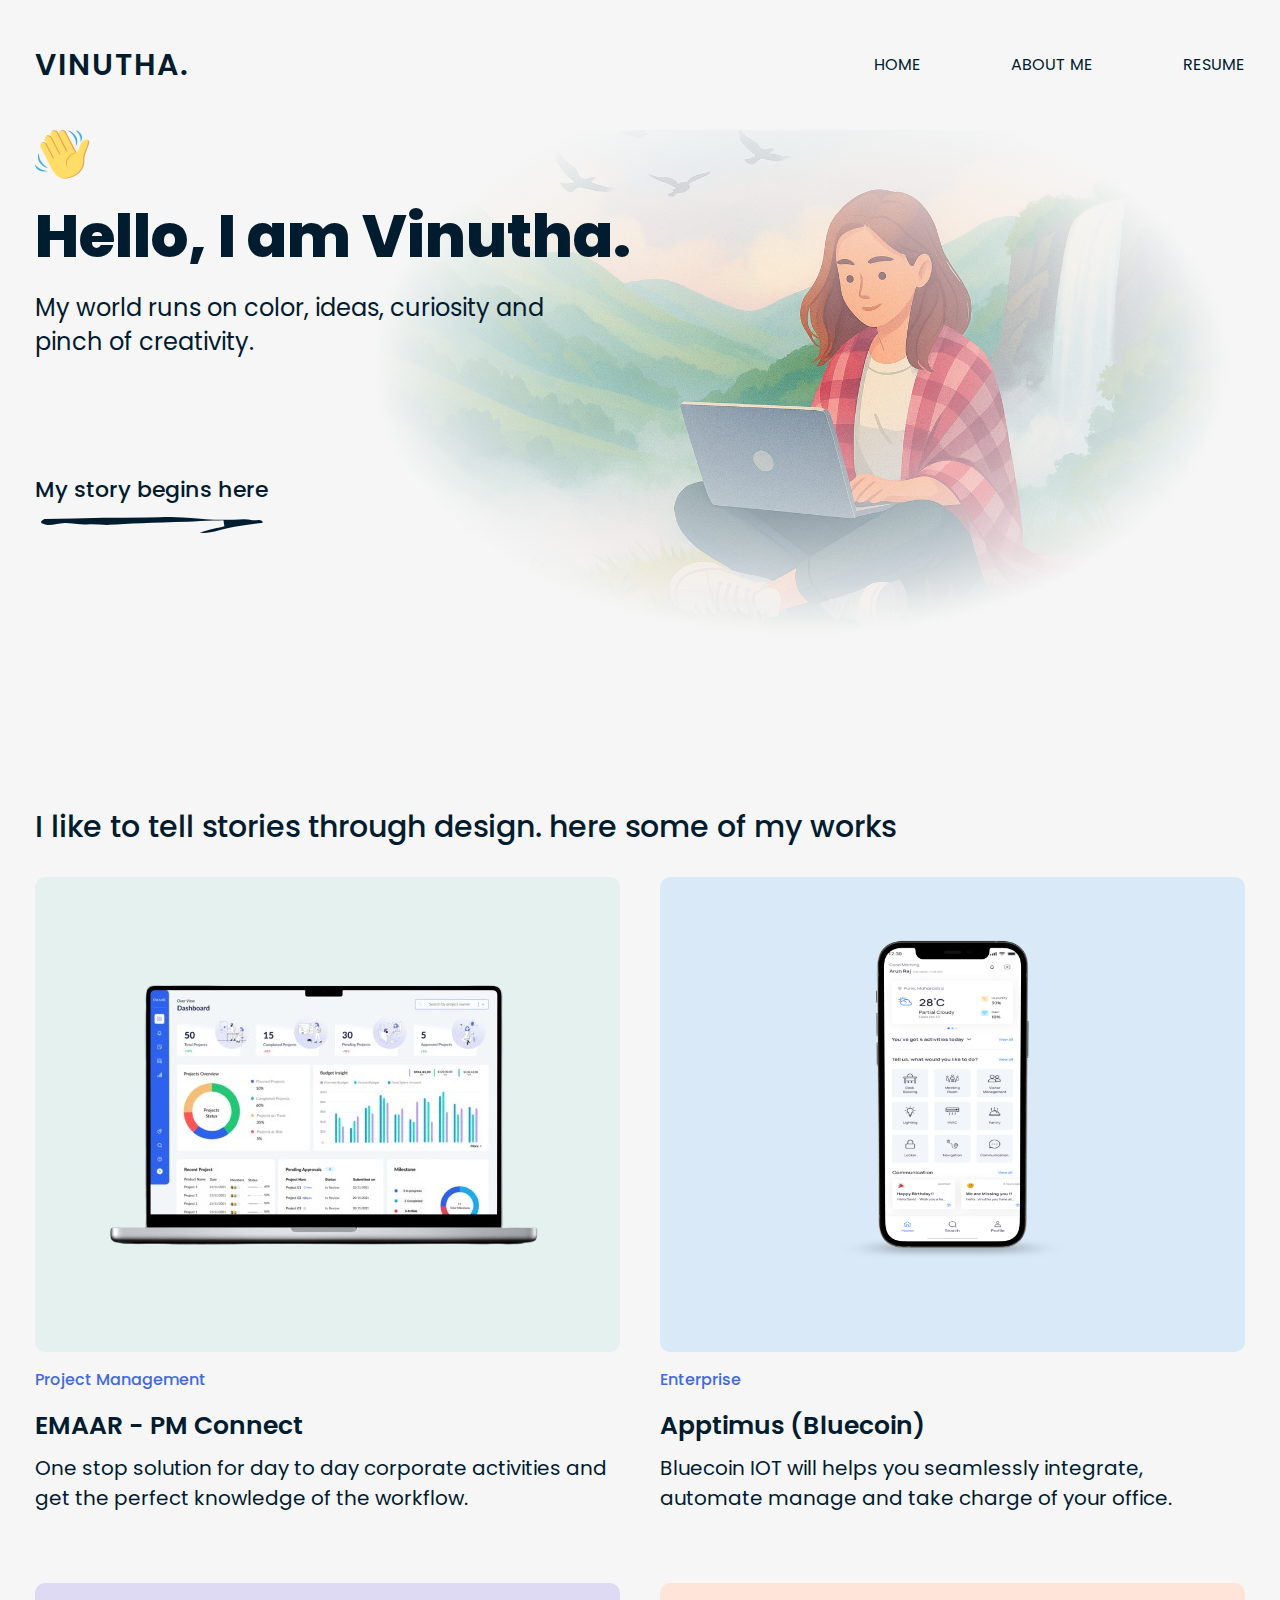
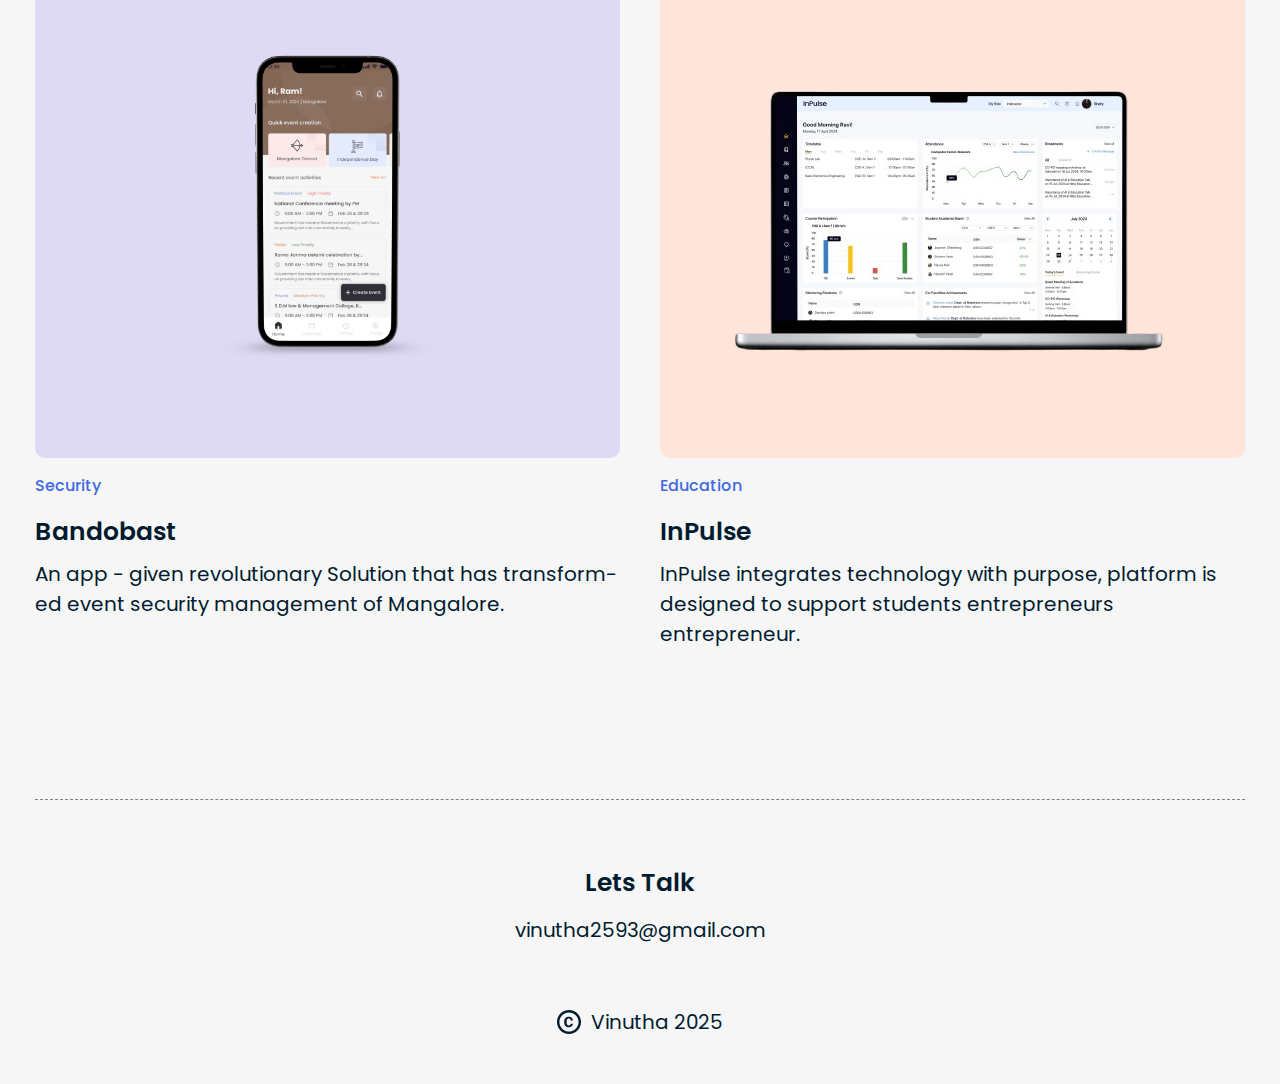
<file: index.html>
<!DOCTYPE html>
<html>

<head>
    <meta name="viewport" content="width=device-width, initial-scale=1">

    <title>Home - Vinutha</title>
    <link rel="stylesheet" href="Style.css">
    <link rel="preconnect" href="https://fonts.googleapis.com">
    <link rel="preconnect" href="https://fonts.gstatic.com" crossorigin>
    <link
        href="https://fonts.googleapis.com/css2?family=Poppins:ital,wght@0,100;0,200;0,300;0,400;0,500;0,600;0,700;0,800;0,900;1,100;1,200;1,300;1,400;1,500;1,600;1,700;1,800;1,900&display=swap"
        rel="stylesheet">
</head>

<body>

    <header>
        <div class="header-wrap">
            <div class="page-center">
                <div class="header-sec">
                    <div class="logo-wrap">
                      <p>vinutha.</p>
                    </div>
                  
                    <input type="checkbox" id="menu-toggle">
                    <label for="menu-toggle" class="hamburger">
                      <span></span>
                      <span></span>
                      <span></span>
                    </label>
                  
                    <div class="menu-wrap">
                      <ul>
                        <li><a href="/">Home</a></li>
                        <li><a href="/About.html">About Me</a></li>
                        <li><a href="">Resume</a></li>
                      </ul>
                    </div>
                  </div>
                  
            </div>
        </div>
    </header>

    <!----Banner-->

    <div class="home-banner">
        <div class="page-center">
            <div class="home-banner-outer">
                <div class="home-banner-inner">
                    <div class="home-banner-content">
                        <div class="home-banner-top">
                            <div class="home-banner-icon">
                                <img src="images//wave.svg">
                            </div>

                            <div class="home-banner-txt">
                                <h1>Hello, I am Vinutha.</h1>
                                <p>My world runs on color, ideas, curiosity and
                                    pinch of creativity.</p>
                            </div>
                        </div>
                        <div class="home-banner-link">
                            <a href="#">My story begins here</a>
                            <img src="images//link_line.svg">
                        </div>
                    </div>
                    <div class="banner-image">
                        <img src="images//banner-image.png">
                    </div>
                </div>
            </div>
        </div>
    </div>

    <!---Cards-->

    <div class="card-wrapper">
        <div class="page-center">
            <div class="card-outer">
                <div class="cards-heading">
                    <p>I like to tell stories through design. here some of my works</p>
                </div>
                <div class="card-section">
                    <div class="cards">
                        <a href="/pm-connect.html">
                        <div class="cards-img"><img src="images//macbook.png"></div>
                        <div class="card-txt">
                            <h5>Project Management</h5>
                            <h3>EMAAR - PM Connect</h3>
                            <p>One stop solution for day to day corporate activities and get the perfect knowledge of
                                the workflow.</p>
                        </div>
                    </a>
                    </div>
                    <div class="cards">
                        <a href="/apptimus.html">
                        <div class="cards-img"><img src="images//phone.png"></div>
                        <div class="card-txt">
                            <h5>Enterprise</h5>
                            <h3>Apptimus (Bluecoin)</h3>
                            <p>Bluecoin IOT will helps you seamlessly integrate, automate manage and take charge of your
                                office.</p>
                        </div>
                    </a>
                    </div>
                    <div class="cards">
                        <a href="/bandobast.html">
                        <div class="cards-img"><img src="images//bandobast.png"></div>
                        <div class="card-txt">
                            <h5>Security</h5>
                            <h3>Bandobast</h3>
                            <p>An app - given revolutionary Solution that has transform-
                                ed event security management of Mangalore. </p>
                        </div>
                    </a>
                    </div>
                    <div class="cards">
                        <a href="/inpulse.html">
                        <div class="cards-img"><img src="images//inpulse.png"></div>
                        <div class="card-txt">
                            <h5>Education</h5>
                            <h3>InPulse</h3>
                            <p>InPulse integrates technology with purpose, platform is
                                designed to support students entrepreneurs entrepreneur.</p>
                        </div>
                    </a>
                    </div>
                </div>
            </div>
        </div>
    </div>
    <!----Footer-->
    <footer>
        <div class="footer-wrapper">
            <div class="page-center">
                <div class="footer-outer">
                    <div class="footer-txt">
                        <h3>Lets Talk</h3>
                        <a href="mailto:vinutha2593@gmail.com">vinutha2593@gmail.com</a>
                    </div>
                    <div class="footer-copy">
                        <p><img src="images//copy.svg" alt="copy"> Vinutha 2025</p>
                    </div>
                </div>
            </div>
        </div>
    </footer>
</body>

</html>
</file>
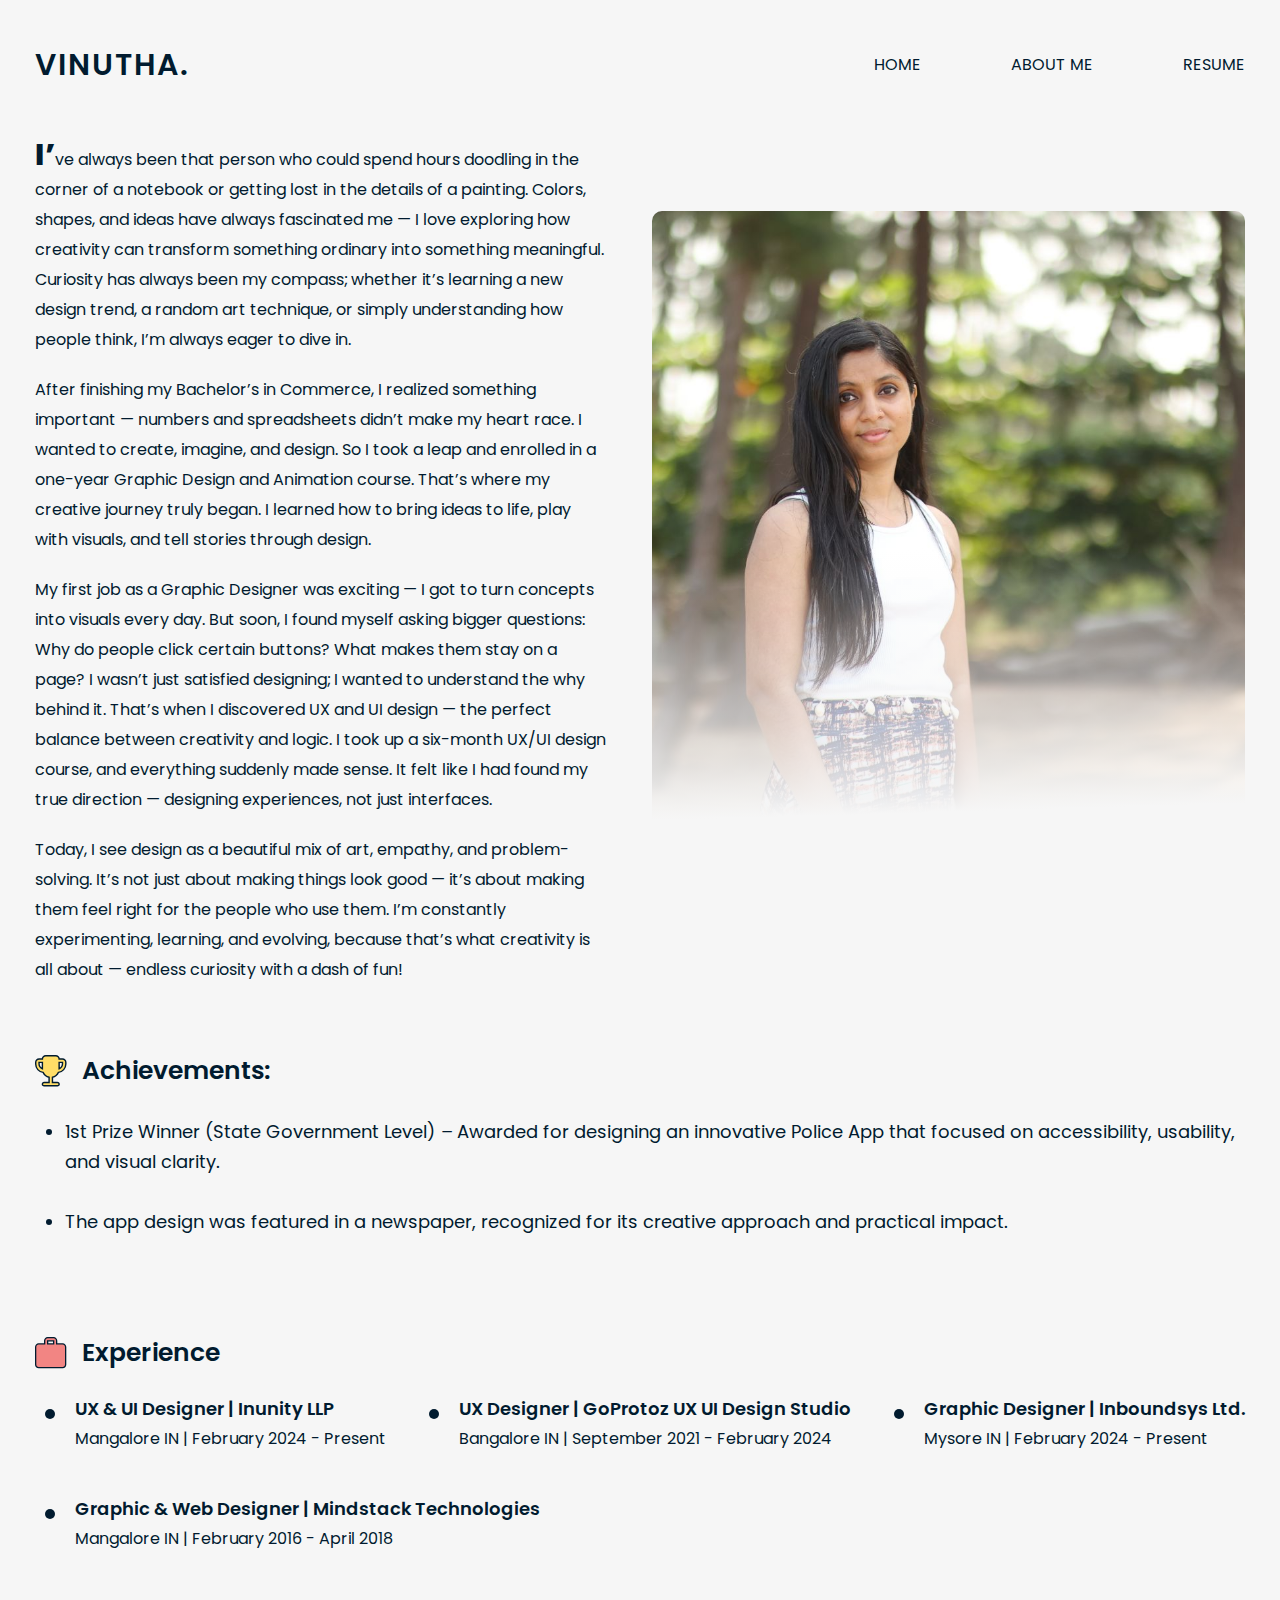
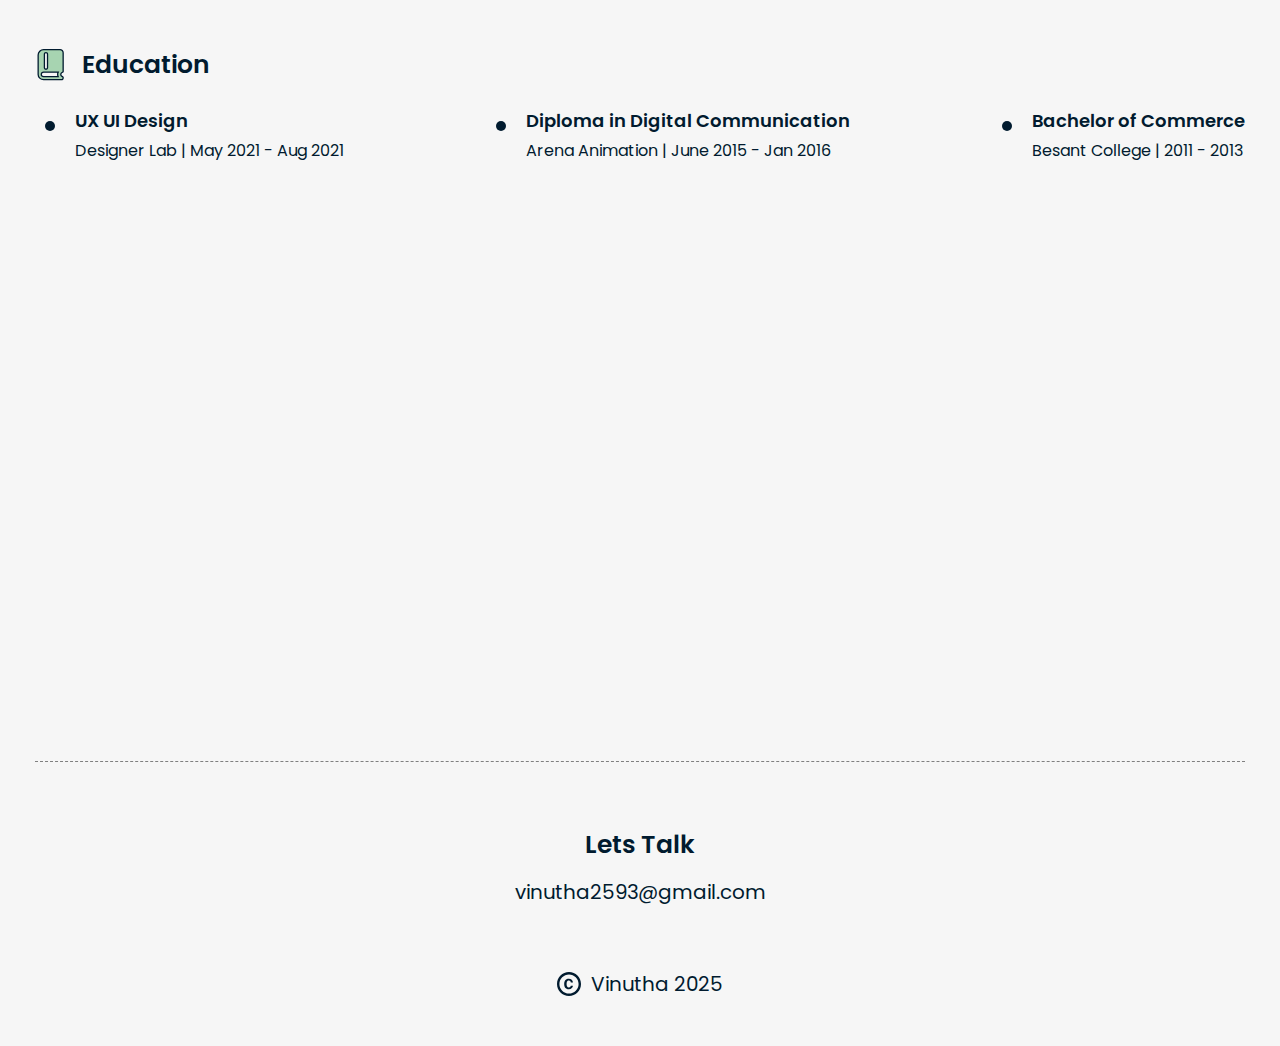
<file: About.html>
<!DOCTYPE html>
<html>

<head>
    <meta name="viewport" content="width=device-width, initial-scale=1">

    <title>About Me - Vinutha</title>
    <link rel="stylesheet" href="Style.css">
    <link rel="preconnect" href="https://fonts.googleapis.com">
    <link rel="preconnect" href="https://fonts.gstatic.com" crossorigin>
    <link
        href="https://fonts.googleapis.com/css2?family=Poppins:ital,wght@0,100;0,200;0,300;0,400;0,500;0,600;0,700;0,800;0,900;1,100;1,200;1,300;1,400;1,500;1,600;1,700;1,800;1,900&display=swap"
        rel="stylesheet">
</head>

<body>

    <header>
        <div class="header-wrap">
            <div class="page-center">
                <div class="header-sec">
                    <div class="logo-wrap">
                      <p>vinutha.</p>
                    </div>
                  
                    <input type="checkbox" id="menu-toggle">
                    <label for="menu-toggle" class="hamburger">
                      <span></span>
                      <span></span>
                      <span></span>
                    </label>
                  
                    <div class="menu-wrap">
                      <ul>
                        <li><a href="/">Home</a></li>
                        <li><a href="/About.html">About Me</a></li>
                        <li><a href="">Resume</a></li>
                      </ul>
                    </div>
                  </div>
                  
            </div>
        </div>
    </header>

    <!----About Banner-->

    <div class="about-banner">
        <div class="page-center">
            <div class="about-banner-sec">
                <h1>From Commerce Classrooms to Creative Studios</h1>
                <p>Once crunching numbers, now crafting experiences — fueled by coffee, curiosity, and color palettes.
                </p>
            </div>
        </div>
    </div>


    <!---About Section-->
    <div class="about-section">
        <div class="page-center">
            <div class="about-row">
                <div class="about-row-txt">
                    <p>I’ve always been that person who could spend hours doodling in the corner of a notebook or
                        getting lost in the details of a painting. Colors, shapes, and ideas have always fascinated me —
                        I love exploring how creativity can transform something ordinary into something meaningful.
                        Curiosity has always been my compass; whether it’s learning a new design trend, a random art
                        technique, or simply understanding how people think, I’m always eager to dive in.</p>
                    <p>After finishing my Bachelor’s in Commerce, I realized something important — numbers and
                        spreadsheets didn’t make my heart race. I wanted to create, imagine, and design. So I took a
                        leap and enrolled in a one-year Graphic Design and Animation course. That’s where my creative
                        journey truly began. I learned how to bring ideas to life, play with visuals, and tell stories
                        through design.</p>
                    <p>My first job as a Graphic Designer was exciting — I got to turn concepts into visuals every day.
                        But soon, I found myself asking bigger questions: Why do people click certain buttons? What
                        makes them stay on a page? I wasn’t just satisfied designing; I wanted to understand the why
                        behind it. That’s when I discovered UX and UI design — the perfect balance between creativity
                        and logic. I took up a six-month UX/UI design course, and everything suddenly made sense. It
                        felt like I had found my true direction — designing experiences, not just interfaces.</p>
                    <p>Today, I see design as a beautiful mix of art, empathy, and problem-solving. It’s not just about
                        making things look good — it’s about making them feel right for the people who use them. I’m
                        constantly experimenting, learning, and evolving, because that’s what creativity is all about —
                        endless curiosity with a dash of fun!</p>
                </div>
                <div class="about-row-img">
                    <img src="images/Me.jpg">
                </div>
            </div>
        </div>
    </div>


    <!---Achievements-->

    <div class="ach-wrapper">
        <div class="page-center">
            <div class="ach-section">
                <div class="ach-title">
                    <h2>
                        <img src="images/cup.svg"> Achievements:
                    </h2>
                </div>

                <div class="ach-list">
                    <ul>
                        <li>1st Prize Winner (State Government Level) – Awarded for designing an innovative Police App
                            that focused on accessibility, usability, and visual clarity.</li>
                        <li>The app design was featured in a newspaper, recognized for its creative approach and
                            practical impact.</li>
                    </ul>
                </div>
            </div>
        </div>
    </div>

    <!---Experience-->

    <div class="exp-wrapper">
        <div class="page-center">
            <div class="exp-section">
                <div class="exp-title">
                    <h2>
                        <img src="images/case.svg"> Experience
                    </h2>
                </div>

                <div class="exp-list">
                    <ul>
                        <li>
                            <span>UX & UI Designer | Inunity LLP</span><br>
                            Mangalore IN | February 2024 - Present
                        </li>
                        <li>
                            <span>UX Designer | GoProtoz UX UI Design Studio</span><br>
                            Bangalore IN | September 2021 - February 2024
                        </li>
                        <li>
                            <span>Graphic Designer | Inboundsys Ltd.</span><br>
                            Mysore IN | February 2024 - Present
                        </li>
                        <li>
                            <span>Graphic & Web Designer | Mindstack Technologies</span><br>
                            Mangalore IN | February 2016 - April 2018
                        </li>
                    </ul>
                </div>
            </div>
        </div>
    </div>

    <!---Education-->

    <div class="edu-wrapper">
        <div class="page-center">
            <div class="edu-section">
                <div class="edu-title">
                    <h2>
                        <img src="images/book.svg"> Education
                    </h2>
                </div>

                <div class="edu-list">
                    <ul>
                        <li>
                            <span>UX UI Design</span><br>
                            Designer Lab | May 2021 - Aug 2021
                        </li>
                        <li>
                            <span>Diploma in Digital Communication</span><br>
                            Arena Animation | June 2015 - Jan 2016
                        </li>
                        <li>
                            <span>Bachelor of Commerce</span><br>
                            Besant College | 2011 - 2013
                        </li>
                    </ul>
                </div>
            </div>
        </div>
    </div>


    <!----Footer-->
    <footer>
        <div class="footer-wrapper">
            <div class="page-center">
                <div class="footer-outer">
                    <div class="footer-txt">
                        <h3>Lets Talk</h3>
                        <a href="mailto:vinutha2593@gmail.com">vinutha2593@gmail.com</a>
                    </div>
                    <div class="footer-copy">
                        <p><img src="images//copy.svg" alt="copy"> Vinutha 2025</p>
                    </div>
                </div>
            </div>
        </div>
    </footer>
</body>

</html>
</file>
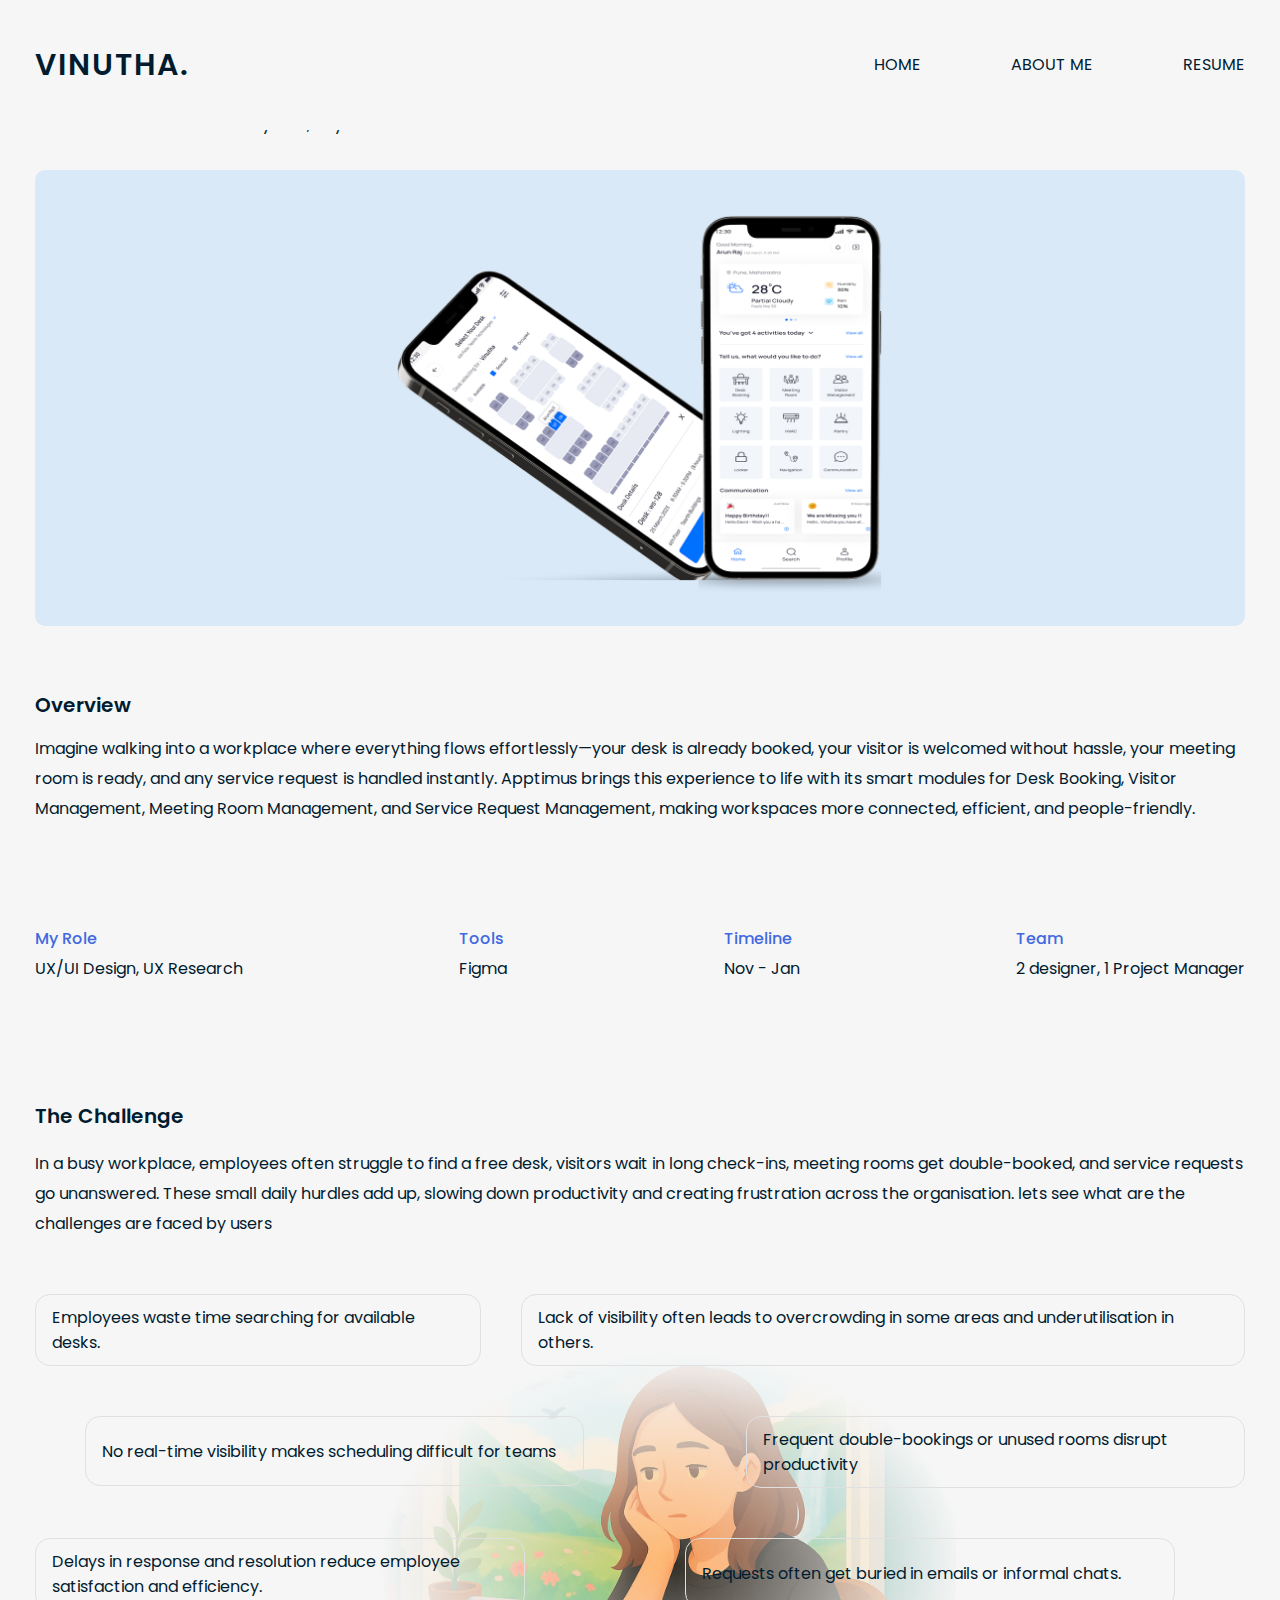
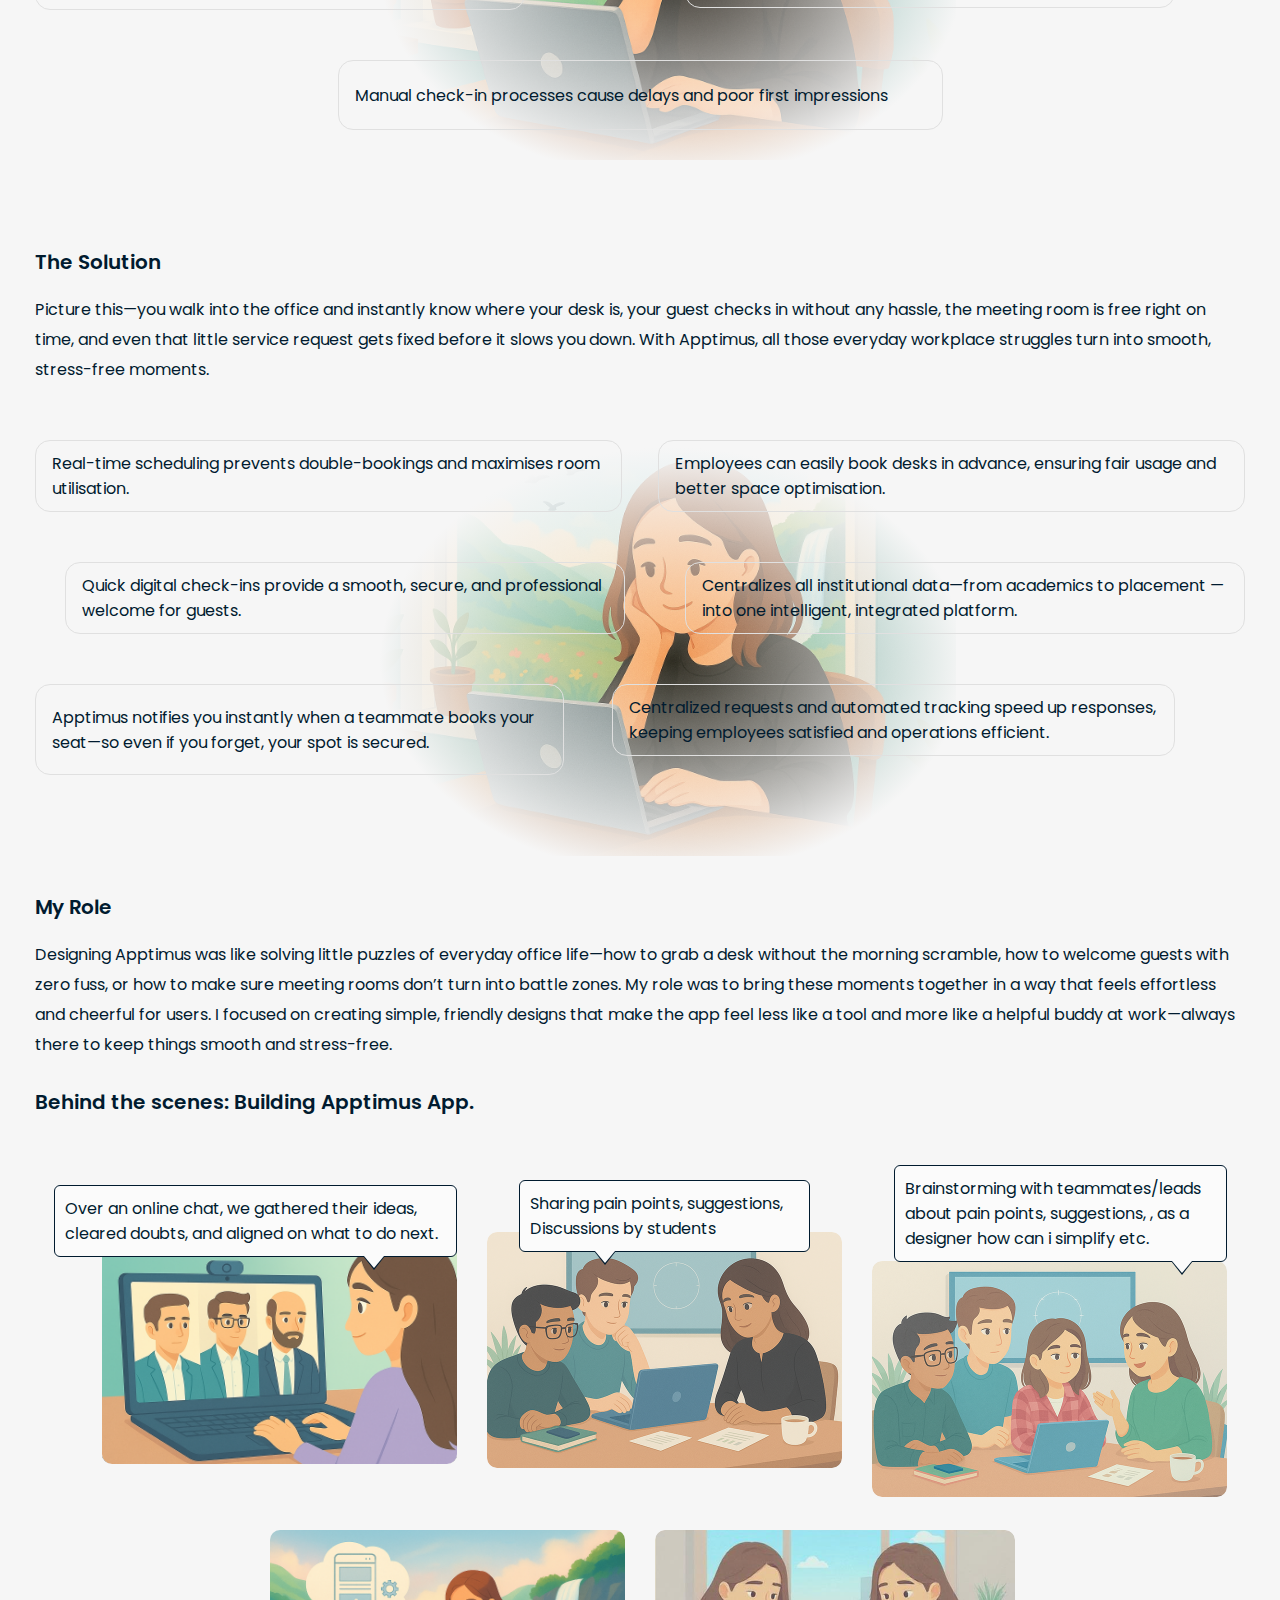
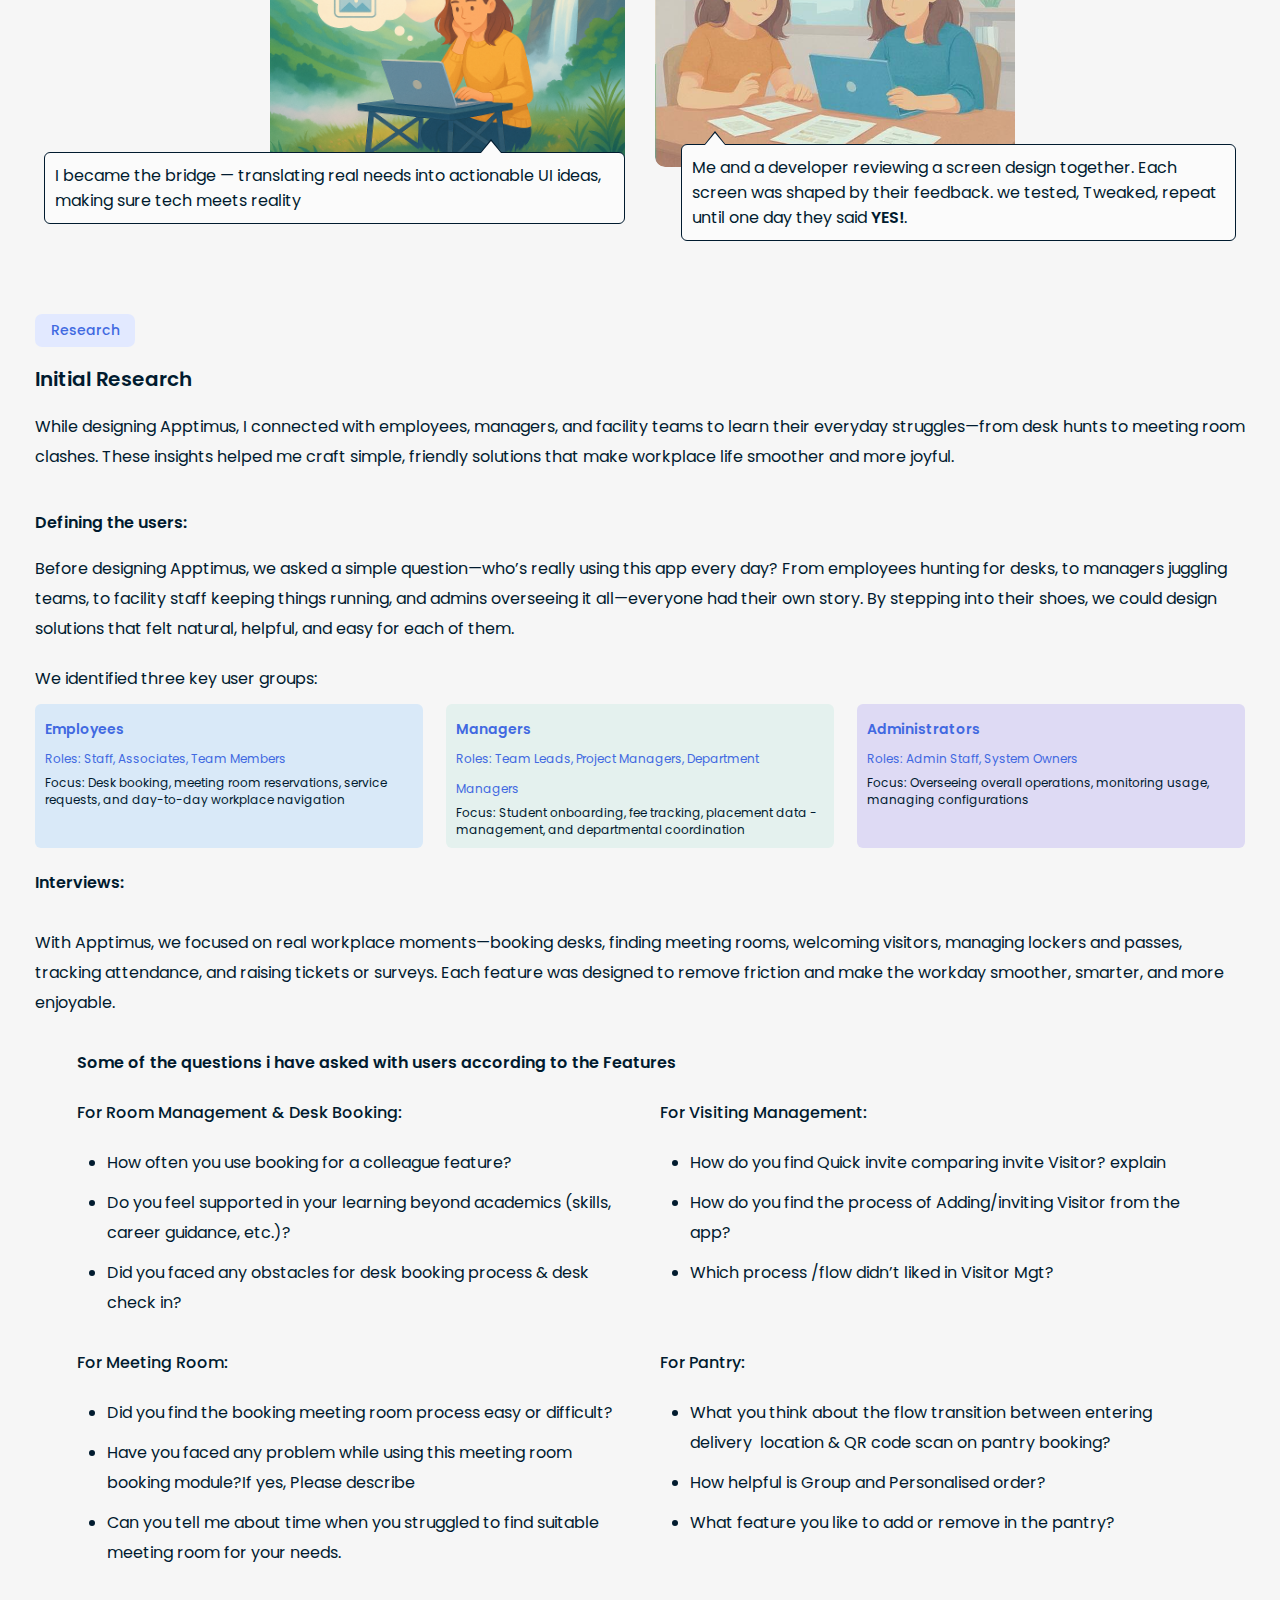
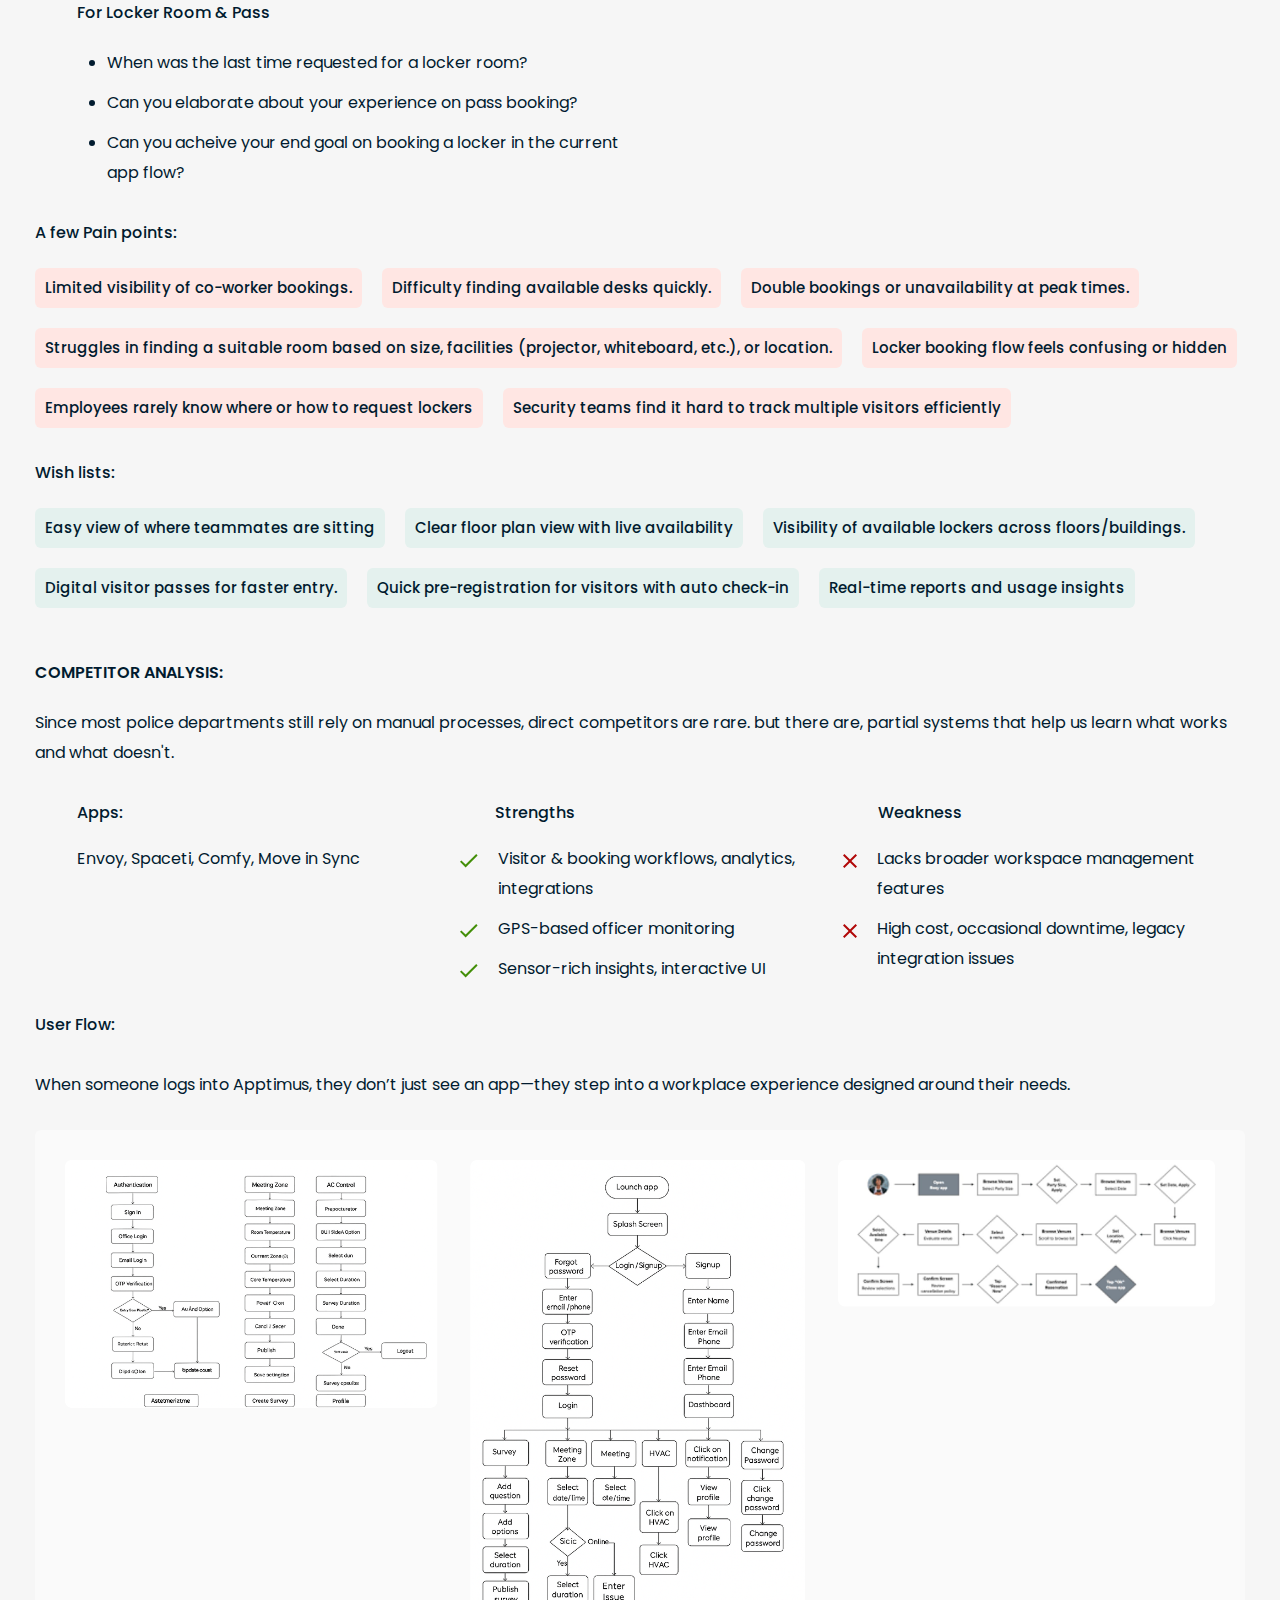
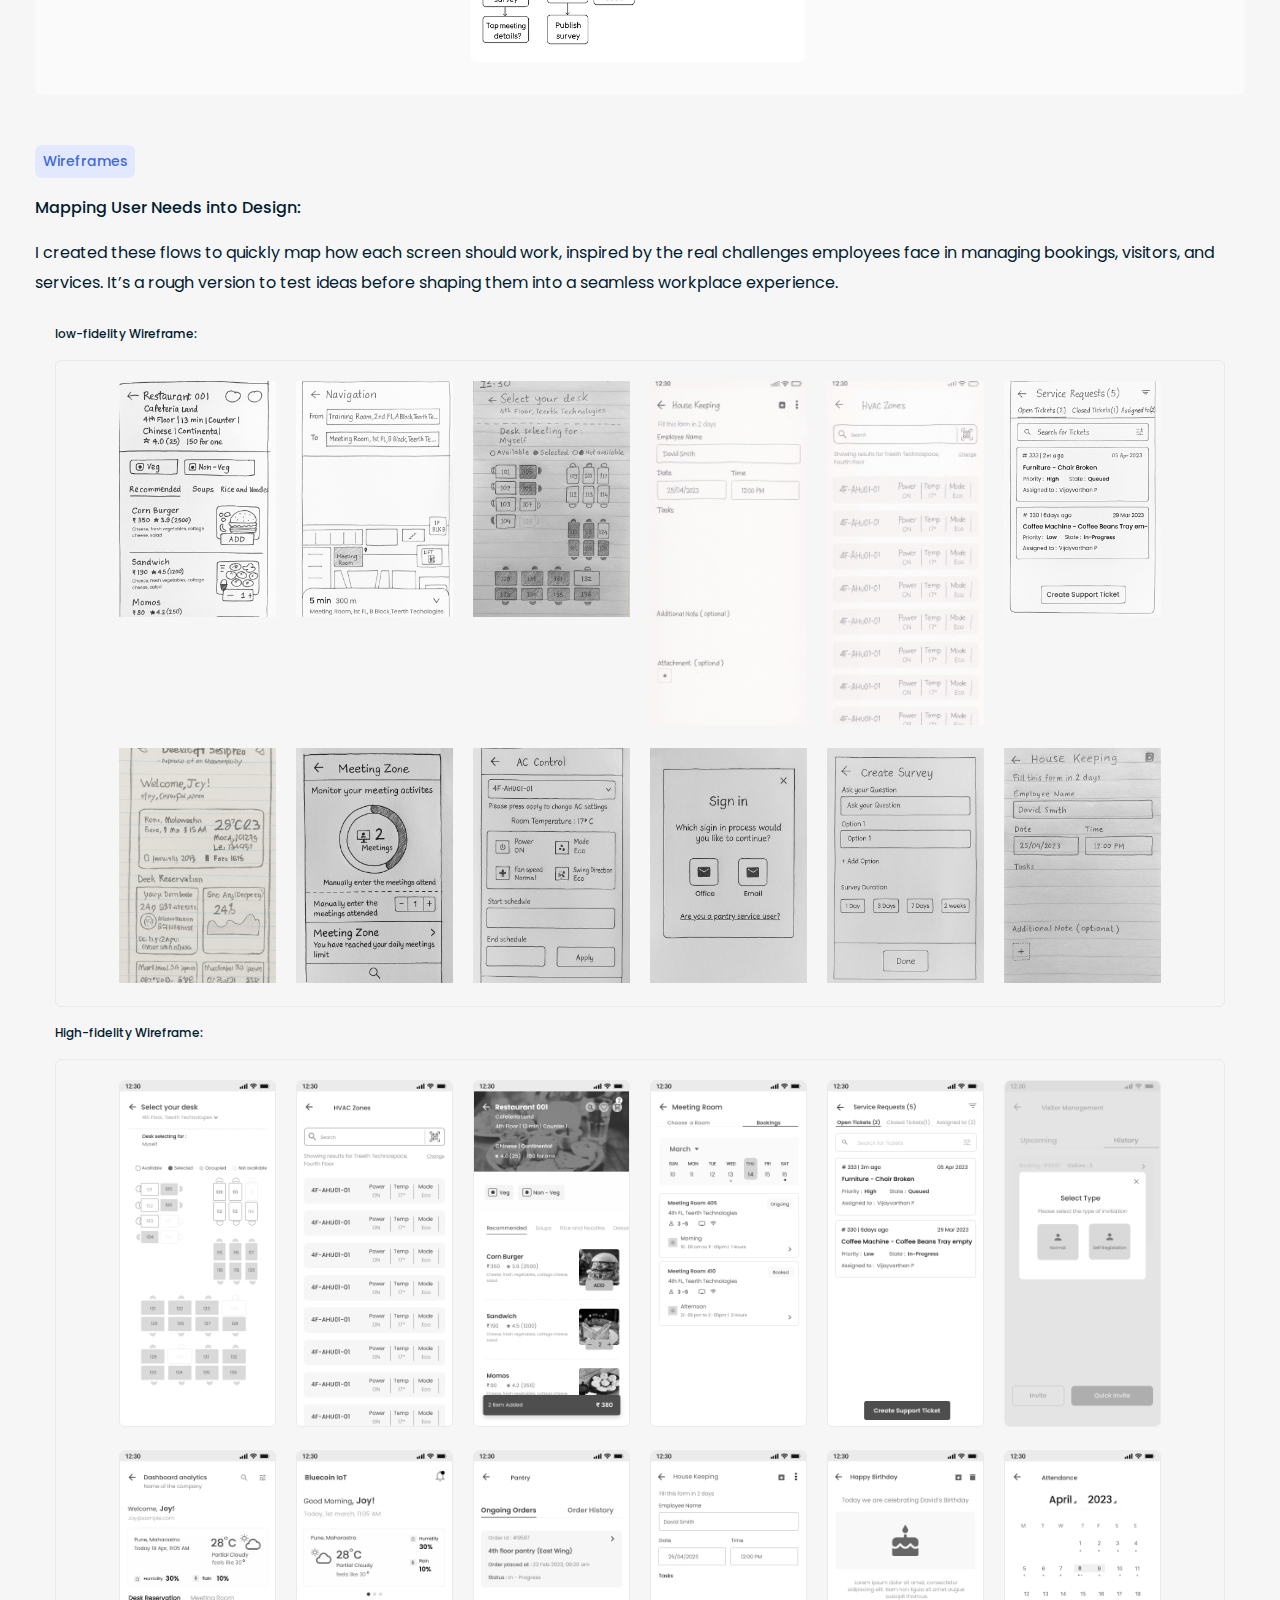
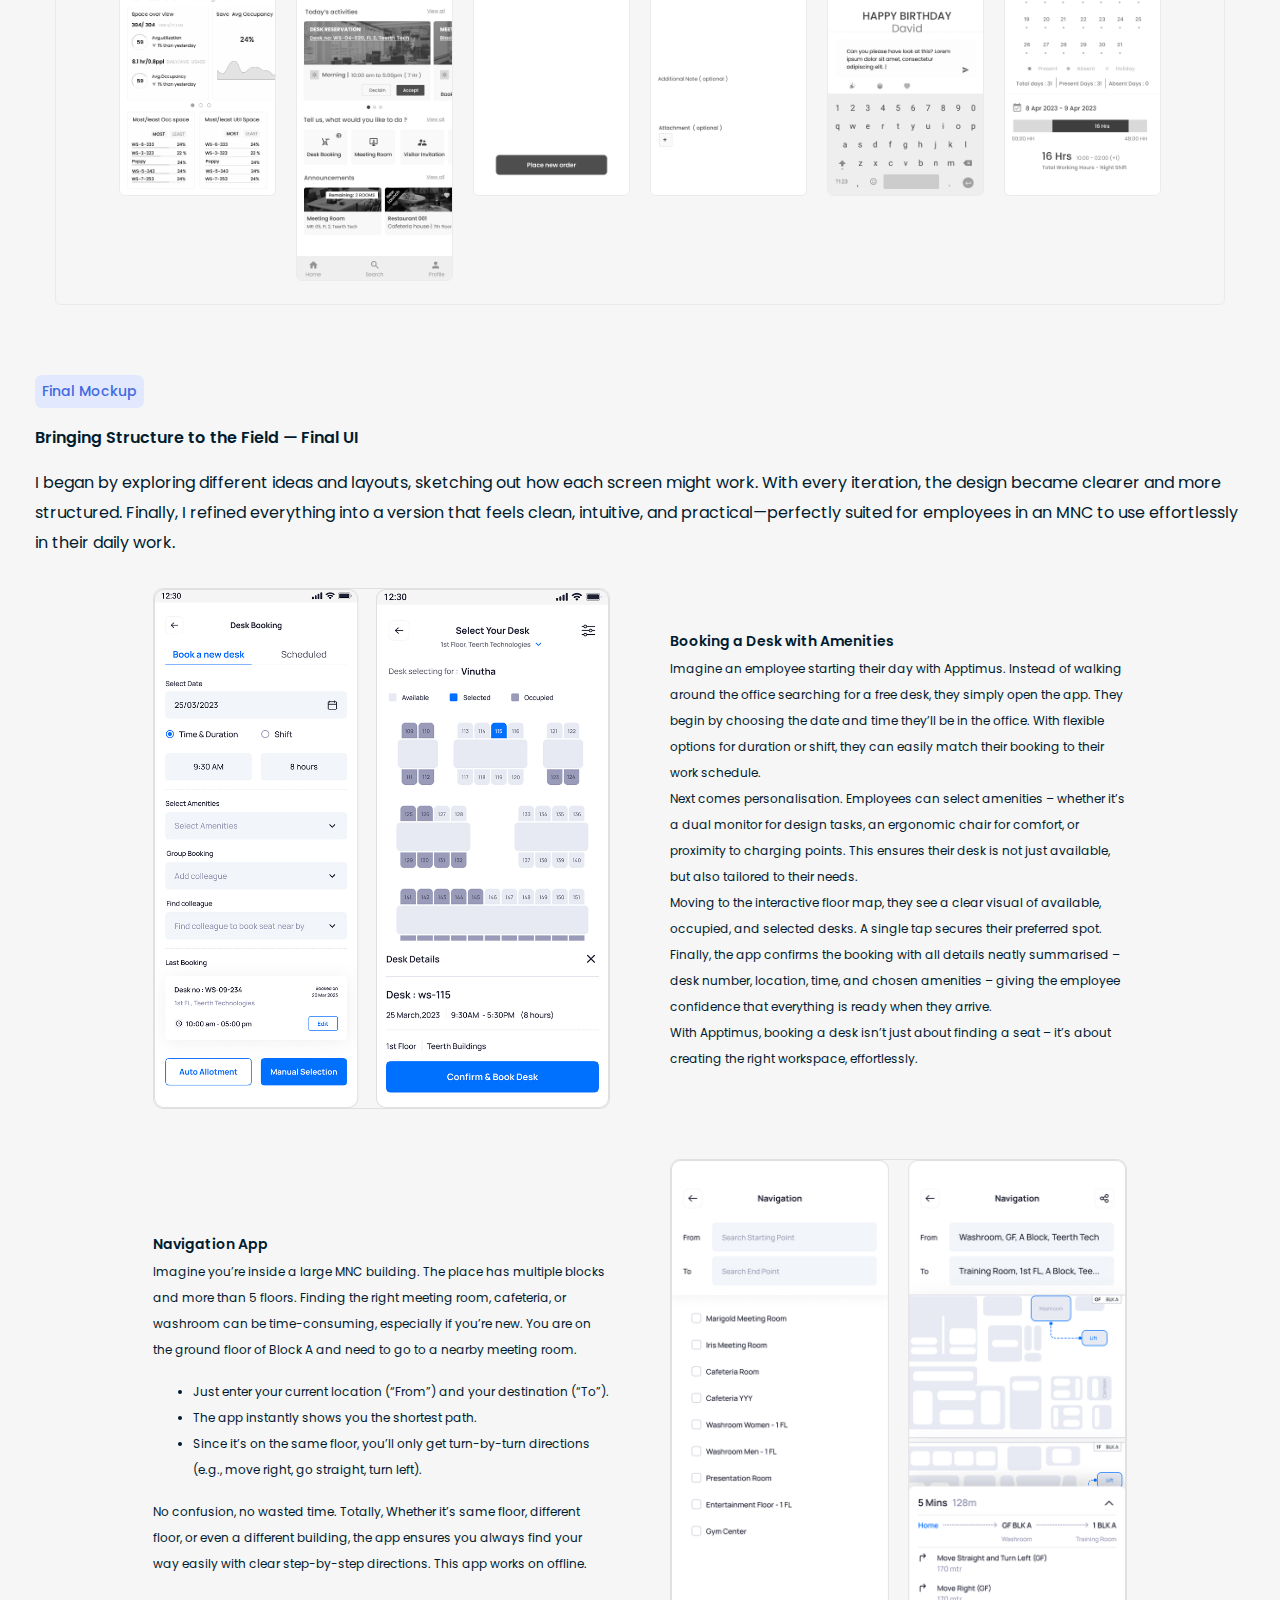
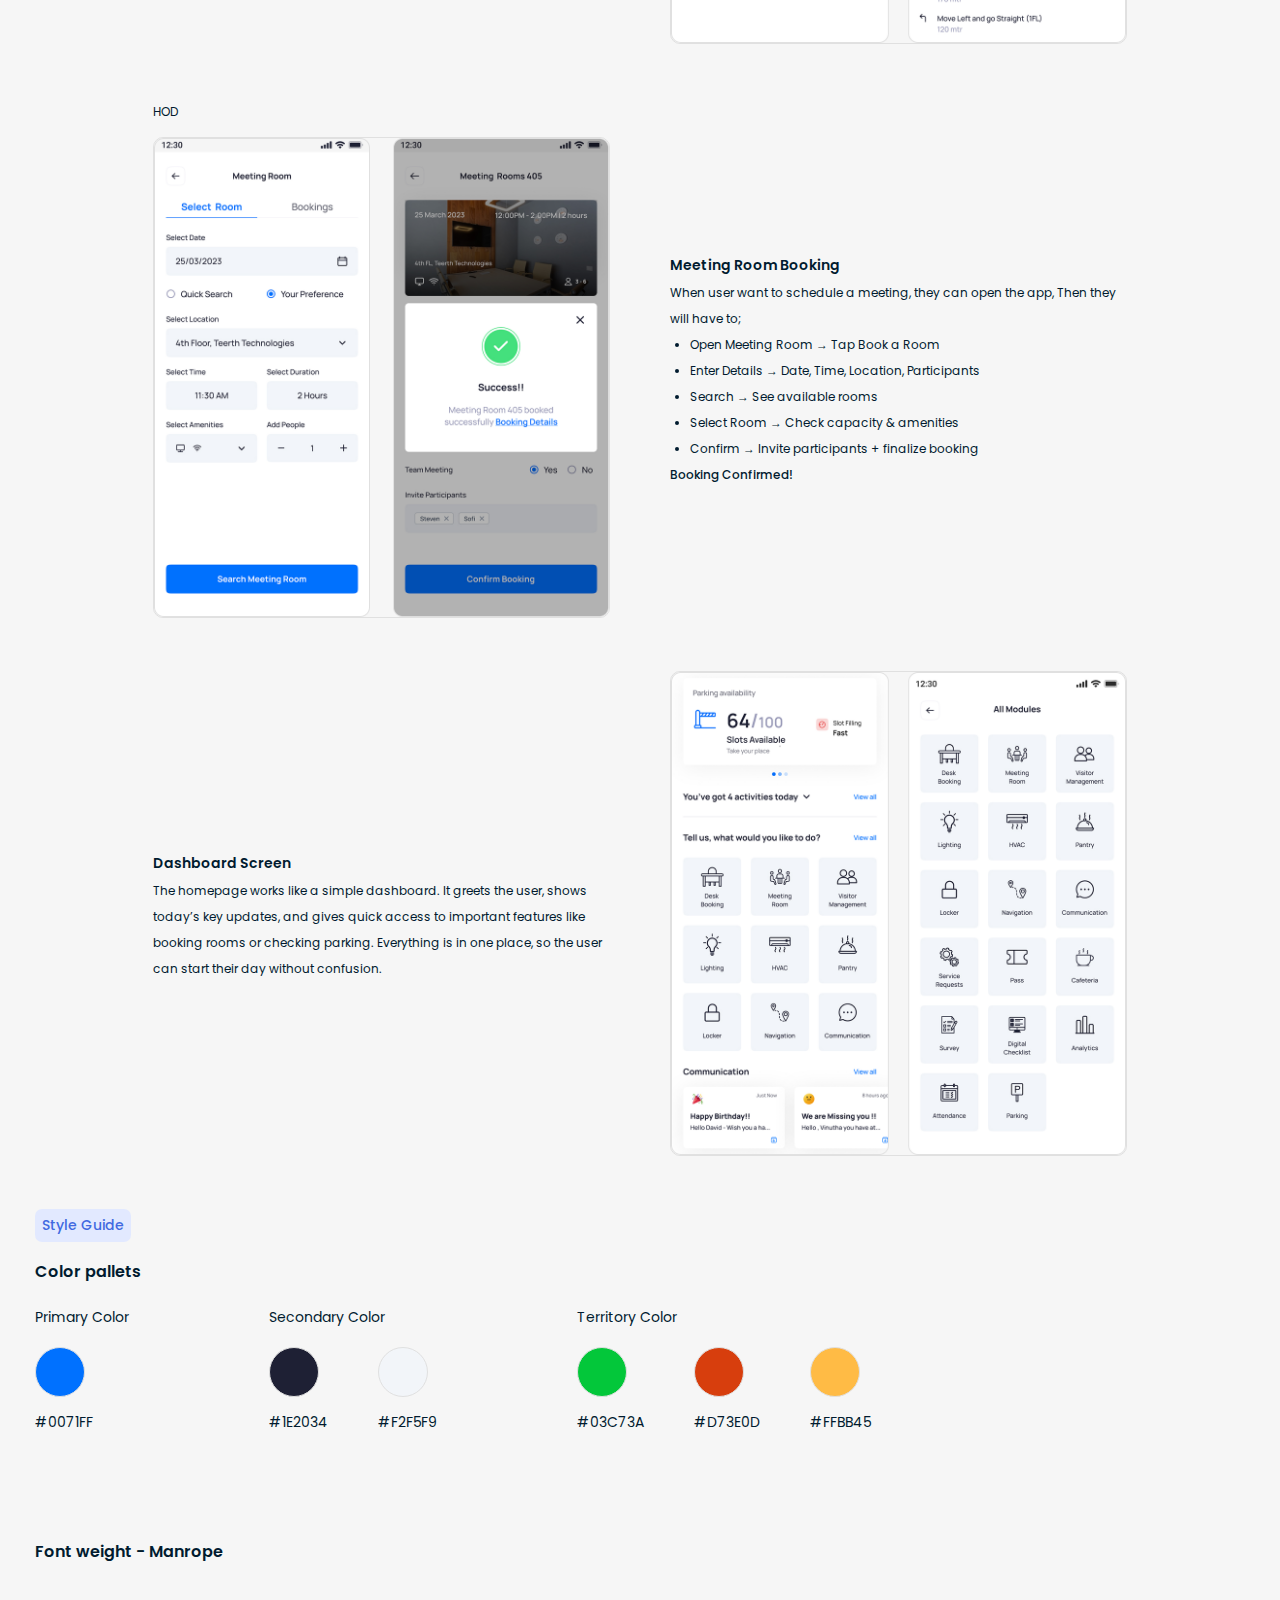
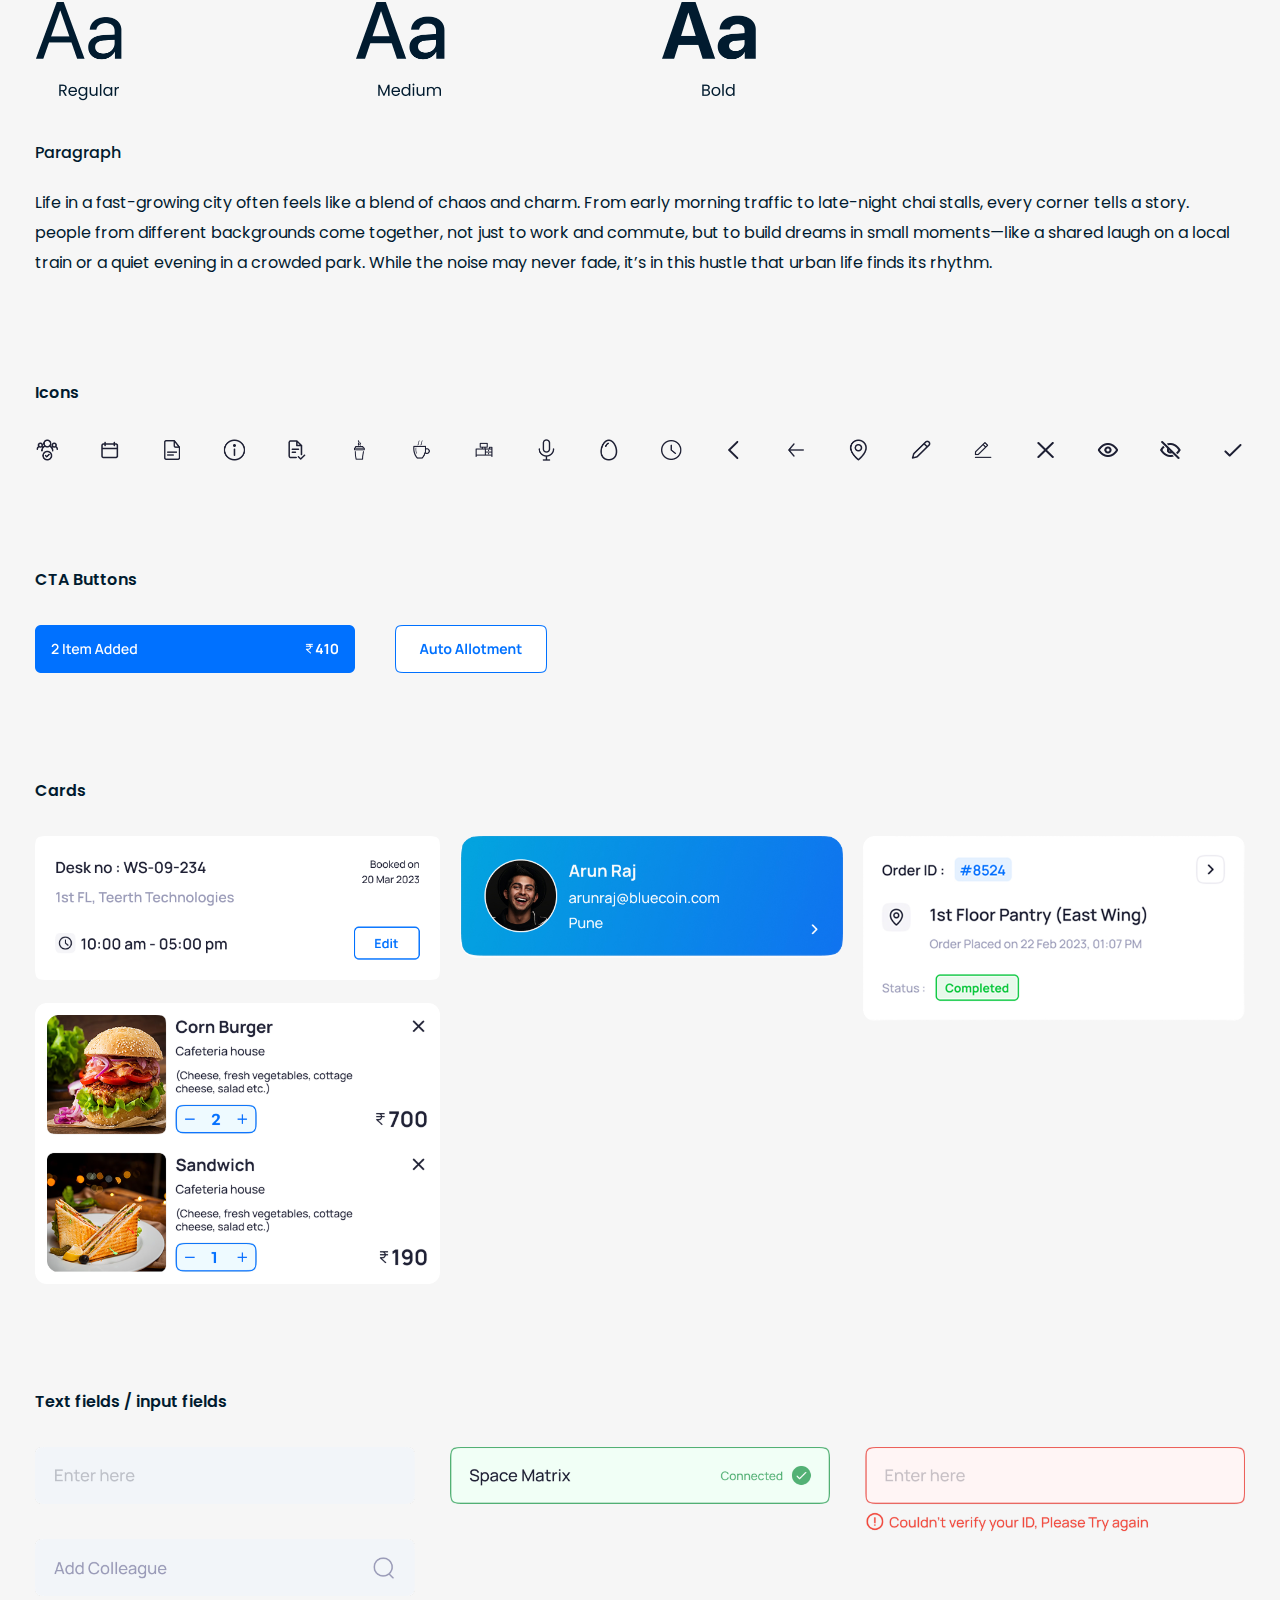
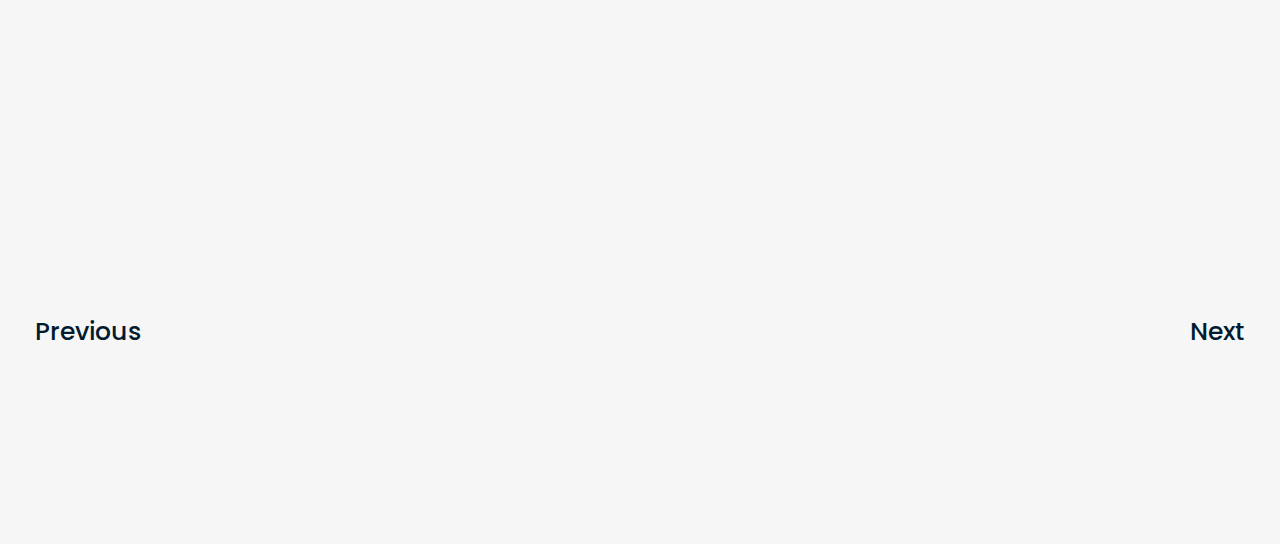
<file: apptimus.html>
<!DOCTYPE html>
<html>

<head>
    <meta name="viewport" content="width=device-width, initial-scale=1">

    <title>Detail- Apptimus ( Bluecoin IOT ) - Vinutha</title>
    <link rel="stylesheet" href="Style.css">
    <link rel="preconnect" href="https://fonts.googleapis.com">
    <link rel="preconnect" href="https://fonts.gstatic.com" crossorigin>
    <link
        href="https://fonts.googleapis.com/css2?family=Poppins:ital,wght@0,100;0,200;0,300;0,400;0,500;0,600;0,700;0,800;0,900;1,100;1,200;1,300;1,400;1,500;1,600;1,700;1,800;1,900&display=swap"
        rel="stylesheet">
</head>

<body>

    <header>
        <div class="header-wrap">
            <div class="page-center">
                <div class="header-sec">
                    <div class="logo-wrap">
                        <p>vinutha.</p>
                    </div>

                    <input type="checkbox" id="menu-toggle">
                    <label for="menu-toggle" class="hamburger">
                        <span></span>
                        <span></span>
                        <span></span>
                    </label>

                    <div class="menu-wrap">
                        <ul>
                            <li><a href="/">Home</a></li>
                            <li><a href="/About.html">About Me</a></li>
                            <li><a href="">Resume</a></li>
                        </ul>
                    </div>
                </div>

            </div>
        </div>
    </header>

    <!----Detail Banner-->

    <div class="detail-banner details-blue">
        <div class="page-center">
            <div class="detail-banner-txt">
                <h1>What is Apptimus</h1>
                <p>Apptimus is a mobile app that simplifies workspace management with real-time collaboration and
                    actionable insights. Built for dynamic enterprises, it enables seamless control anytime, anywhere
                </p>
                <div class="detail-banner-img">
                    <img src="images/appbanner.png">
                </div>
            </div>
        </div>
    </div>

    <!----Detail Overview-->

    <div class="over-wrap">
        <div class="page-center">
            <div class="over-txt">
                <h2>Overview</h2>
                <p>Imagine walking into a workplace where everything flows effortlessly—your desk is already booked,
                    your visitor is welcomed without hassle, your meeting room is ready, and any service request is
                    handled instantly. Apptimus brings this experience to life with its smart modules for Desk Booking,
                    Visitor Management, Meeting Room Management, and Service Request Management, making workspaces more
                    connected, efficient, and people-friendly.</p>
            </div>
            <div class="over-lists">
                <div class="over-list">
                    <p><span>My Role</span></p>
                    <p>UX/UI Design, UX Research</p>
                </div>
                <div class="over-list">
                    <p><span>Tools</span></p>
                    <p>Figma</p>
                </div>
                <div class="over-list">
                    <p><span>Timeline</span></p>
                    <p>Nov - Jan</p>
                </div>
                <div class="over-list">
                    <p><span>Team</span></p>
                    <p>2 designer, 1 Project Manager</p>
                </div>
            </div>
        </div>
    </div>


    <!----challenge solution role-->
    <div class="csr-wrap dimp dapp">
        <div class="csr-c-wrap">
            <div class="page-center">
                <div class="csr-c-outer">
                    <div class="csr-c-top">
                        <h3>The Challenge</h3>
                        <p>In a busy workplace, employees often struggle to find a free desk, visitors wait in long
                            check-ins, meeting rooms get double-booked, and service
                            requests go unanswered. These small daily hurdles add up, slowing down productivity and
                            creating frustration across the organisation. lets see what are the challenges are faced by
                            users</p>
                    </div>

                    <div class="csr-c-sec">
                        <div class="csr-c-row csr-c-rowa">
                            <div class="csr-c-col csr-c-cola">
                                Employees waste time searching for available desks.
                            </div>
                            <div class="csr-c-col csr-c-colb">
                                Lack of visibility often leads to overcrowding in some areas and
                                underutilisation in others.
                            </div>
                        </div>
                        <div class="csr-c-row csr-c-rowb">
                            <div class="csr-c-col csr-c-colc">
                                No real-time visibility makes scheduling difficult for teams
                            </div>
                            <div class="csr-c-col csr-c-cold">
                                Frequent double-bookings or unused rooms disrupt productivity
                            </div>

                        </div>
                        <div class="csr-c-row csr-c-rowc">
                            <div class="csr-c-col csr-c-cole">
                                Delays in response and resolution reduce employee
                                satisfaction and efficiency.
                            </div>
                            <div class="csr-c-col csr-c-colf">
                                Requests often get buried in emails or informal chats.
                            </div>

                        </div>
                        <div class="csr-c-row csr-c-rowd">
                            <div class="csr-c-col csr-c-colg">
                                Manual check-in processes cause delays and poor first impressions
                            </div>

                        </div>
                    </div>
                </div>
            </div>
        </div>
        <div class="csr-s-wrap">
            <div class="page-center">
                <div class="csr-c-outer">
                    <div class="csr-s-top">
                        <h3>The Solution</h3>
                        <p>Picture this—you walk into the office and instantly know where your desk is, your guest
                            checks in without any hassle, the meeting room is free right
                            on time, and even that little service request gets fixed before it slows you down. With
                            Apptimus, all those everyday workplace struggles turn into
                            smooth, stress-free moments.</p>
                    </div>

                    <div class="csr-s-sec">
                        <div class="csr-s-row csr-s-rowa">
                            <div class="csr-s-col csr-s-cola">
                                Real-time scheduling prevents double-bookings and maximises
                                room utilisation.
                            </div>
                            <div class="csr-s-col csr-s-colb">
                                Employees can easily book desks in advance, ensuring fair usage and
                                better space optimisation.
                            </div>
                        </div>
                        <div class="csr-s-row csr-s-rowb">
                            <div class="csr-s-col csr-s-colc">
                                Quick digital check-ins provide a smooth, secure, and
                                professional welcome for guests.
                            </div>
                            <div class="csr-s-col csr-s-cold">
                                Centralizes all institutional data—from academics to placement
                                —into one intelligent, integrated platform.
                            </div>

                        </div>
                        <div class="csr-s-row csr-s-rowc">
                            <div class="csr-s-col csr-s-cole">
                                Apptimus notifies you instantly when a teammate books your
                                seat—so even if you forget, your spot is secured.
                            </div>
                            <div class="csr-s-col csr-s-colf">
                                Centralized requests and automated tracking speed up
                                responses, keeping employees satisfied and operations efficient.
                            </div>

                        </div>
                    </div>
                </div>
            </div>

        </div>
        <div class="csr-r-wrap">
            <div class="page-center">
                <div class="csr-r-outer">
                    <div class="csr-r-top">
                        <h3>My Role</h3>
                        <p>Designing Apptimus was like solving little puzzles of everyday office life—how to grab a desk
                            without the morning scramble, how to welcome guests with zero fuss, or how to make sure
                            meeting rooms don’t turn into battle zones. My role was to bring these moments together in a
                            way that feels effortless and cheerful for users. I focused on creating simple, friendly
                            designs that make the app feel less like a tool and more like a helpful buddy at work—always
                            there to keep things smooth and stress-free.</p>
                    </div>

                    <div class="csr-r-title">
                        <h3>Behind the scenes: Building Apptimus App.</h3>
                    </div>

                    <div class="csr-r-sec">
                        <div class="csr-r-secion csr-r-seciona">
                            <p>Over an online chat, we gathered their ideas,
                                cleared doubts, and aligned on what to do next.</p>
                            <img src="images/appa.png">
                        </div>
                        <div class="csr-r-secion csr-r-secionb">
                            <p>Sharing pain points, suggestions, Discussions by students</p>
                            <img src="images/appb.png">
                        </div>
                        <div class="csr-r-secion csr-r-secionc">
                            <p>Brainstorming with teammates/leads about pain points, suggestions, , as a designer how
                                can i simplify etc. </p>
                            <img src="images/appc.png">
                        </div>
                        <div class="csr-r-secion csr-r-seciond">
                            <p>I became the bridge — translating real needs into actionable
                                UI ideas, making sure tech meets reality</p>
                            <img src="images/appd.png">
                        </div>
                        <div class="csr-r-secion csr-r-secione">
                            <p>Me and a developer reviewing a screen design together. Each screen was shaped by their
                                feedback. we tested, Tweaked, repeat until one day they said <span>YES!</span>.</p>
                            <img src="images/appe.png">
                        </div>
                    </div>
                </div>
            </div>

        </div>
    </div>

    <!----Research Overview-->

    <div class="research-wrapper">
        <div class="page-center">
            <div class="research-outer">
                <div class="res-title">
                    <p>Research</p>
                </div>
                <div class="ini-res">
                    <h2>Initial Research</h2>
                    <p>While designing Apptimus, I connected with employees, managers, and facility teams to learn their
                        everyday struggles—from desk hunts to meeting room clashes. These insights helped me craft
                        simple, friendly solutions that make workplace life smoother and more joyful.</p>
                </div>
                <div class="def-res">
                    <h3>Defining the users:</h3>
                    <p>Before designing Apptimus, we asked a simple question—who’s really using this app every day? From
                        employees hunting for desks, to managers juggling teams, to facility staff keeping things
                        running, and admins overseeing it all—everyone had their own story. By stepping into their
                        shoes, we could design solutions that felt natural, helpful, and easy for each of them.</p>
                </div>
                <div class="res-color-cards">
                    <p>We identified three key user groups:</p>
                    <div class="color-cards">
                        <div class="color-card blue">
                            <h3>Employees</h3>
                            <h5>Roles: Staff, Associates, Team Members</h5>
                            <p>Focus: Desk booking, meeting room reservations, service requests, and day-to-day
                                workplace navigation</p>
                        </div>
                        <div class="color-card green">
                            <h3>Managers</h3>
                            <h5>Roles: Team Leads, Project Managers, Department Managers</h5>
                            <p>Focus: Student onboarding, fee tracking, placement data -
                                management, and departmental coordination</p>
                        </div>
                        <div class="color-card purple">
                            <h3>Administrators</h3>
                            <h5>Roles: Admin Staff, System Owners</h5>
                            <p>Focus: Overseeing overall operations, monitoring usage, managing configurations</p>
                        </div>
                    </div>
                </div>
            </div>
        </div>
    </div>

    <!---Interview-->

    <div class="intr-wrapper inp-intr">
        <div class="page-center">
            <div class="intr-outer">
                <div class="intr-txt">
                    <h3>Interviews:</h3>
                    <p>With Apptimus, we focused on real workplace moments—booking desks, finding meeting rooms,
                        welcoming visitors, managing lockers and passes, tracking attendance, and raising tickets or
                        surveys. Each feature was designed to remove friction and make the workday smoother, smarter,
                        and more enjoyable.</p>

                </div>
                <div class="intr-qtn-wrap">
                    <p class="intr-qtn-title">Some of the questions i have asked with users according to the Features
                    </p>
                    <div class="intr-qtns">
                        <div class="intr-qtn">
                            <p>For Room Management & Desk Booking:</p>
                            <ul>
                                <li>How often you use booking for a colleague feature?</li>
                                <li>Do you feel supported in your learning beyond academics
                                    (skills, career guidance, etc.)?</li>
                                <li>Did you faced any obstacles for desk booking process & desk check in?</li>
                            </ul>
                        </div>

                        <div class="intr-qtn">
                            <p>For Visiting Management:</p>
                            <ul>
                                <li>How do you find Quick invite comparing invite Visitor? explain</li>
                                <li>How do you find the process of Adding/inviting Visitor from the app?</li>
                                <li>Which process /flow didn’t liked in Visitor Mgt?</li>
                            </ul>
                        </div>

                        <div class="intr-qtn">
                            <p>For Meeting Room:</p>
                            <ul>
                                <li>Did you find the booking meeting room process easy or difficult?</li>
                                <li>Have you faced any problem while using this meeting room booking module?If yes,
                                    Please describe</li>
                                <li>Can you tell me about time when you struggled to find suitable  meeting room for
                                    your needs.</li>
                            </ul>
                        </div>
                        <div class="intr-qtn">
                            <p>For Pantry:</p>
                            <ul>
                                <li>What you think about the flow transition between entering delivery  location & QR
                                    code scan on pantry booking?</li>
                                <li>How helpful is Group and Personalised order? </li>
                                <li>What feature you like to add or remove in the pantry?</li>
                            </ul>
                        </div>

                        <div class="intr-qtn">
                            <p>For Locker Room & Pass</p>
                            <ul>
                                <li>When was the last time requested for a locker room? </li>
                                <li>Can you elaborate about your experience on pass booking?</li>
                                <li>Can you acheive your end goal on booking a locker in the current app flow?</li>
                            </ul>
                        </div>

                    </div>
                </div>
                <div class="intr-bottom">
                    <div class="intr-bottom-row">
                        <p>A few Pain points:</p>
                        <ul class="intr-lists orange">
                            <li>Limited visibility of co-worker bookings.</li>
                            <li>Difficulty finding available desks quickly.</li>
                            <li>Double bookings or unavailability at peak times.</li>
                            <li>Struggles in finding a suitable room based on size, facilities (projector, whiteboard,
                                etc.), or location.</li>
                            <li>Locker booking flow feels confusing or hidden</li>
                            <li>Employees rarely know where or how to request lockers</li>
                            <li>Security teams find it hard to track multiple visitors efficiently</li>
                        </ul>
                    </div>
                    <div class="intr-bottom-row">
                        <p>Wish lists:</p>
                        <ul class="intr-lists green">
                            <li>Easy view of where teammates are sitting</li>
                            <li>Clear floor plan view with live availability</li>
                            <li>Visibility of available lockers across floors/buildings.</li>
                            <li>Digital visitor passes for faster entry.</li>
                            <li>Quick pre-registration for visitors with auto check-in</li>
                            <li>Real-time reports and usage insights</li>
                        </ul>
                    </div>
                </div>
            </div>
        </div>
    </div>


    <!---Competitor Analysis:-->

    <div class="comp-wrapper">
        <div class="page-center">
            <div class="comp-outer">
                <div class="comp-txt">
                    <h3>Competitor Analysis:</h3>
                    <p>Since most police departments still rely on manual processes, direct competitors are rare. but
                        there are, partial systems that help us learn what works and what doesn't.</p>

                </div>
                <div class="comp-cards">
                    <div class="comp-card">
                        <p>Apps:</p>
                        <ul>
                            <li>Envoy, Spaceti, Comfy, Move in Sync</li>
                        </ul>
                    </div>
                    <div class="comp-card right">
                        <p>Strengths</p>
                        <ul>
                            <li><img src="images/Vectorr.svg"> Visitor & booking workflows, analytics, 
                                integrations</li>
                                <li><img src="images/Vectorr.svg"> GPS-based officer monitoring</li>
                                <li><img src="images/Vectorr.svg"> Sensor-rich insights, interactive UI</li>
                        </ul>
                    </div>
                    <div class="comp-card wrong">
                        <p>Weakness</p>
                        <ul>
                            <li><img src="images/Vectorx.svg"> Lacks broader workspace management features</li>
                            <li><img src="images/Vectorx.svg"> High cost, occasional downtime, legacy  integration issues</li>
                        </ul>
                    </div>
                </div>
            </div>
        </div>
    </div>


    <!---User Flow:-->

    <div class="user-wrapper">
        <div class="page-center">
            <div class="user-outer">
                <div class="user-txt">
                    <h3>User Flow:</h3>
                    <p>When someone logs into Apptimus, they don’t just see an app—they step into a workplace experience
                        designed around their needs.</p>

                </div>
                <div class="user-img">
                    <img src="images/appu.png">
                </div>
            </div>
        </div>
    </div>

    <!---Wireframes-->

    <div class="wire-wrapper">
        <div class="page-center">
            <div class="wire-outer">
                <div class="wire-title">
                    <p>Wireframes</p>
                </div>
            </div>
            <div class="wire-txt">
                <h3>Mapping User Needs into Design:</h3>
                <p>I created these flows to quickly map how each screen should work, inspired by the real challenges
                    employees face in managing bookings, visitors, and services. It’s a rough version to test ideas
                    before shaping them into a seamless workplace experience.</p>

            </div>
            <div class="wireframes app-wire">
                <div class="wireframes-low">
                    <p>low-fidelity Wireframe:</p>
                    <ul>
                        <li>
                            <img src="images/appla.png">
                        </li>

                        <li>
                            <img src="images/applb.png">
                        </li>

                        <li>
                            <img src="images/applc.png">
                        </li>

                        <li>
                            <img src="images/appld.png">
                        </li>

                        <li>
                            <img src="images/apple.png">
                        </li>
                        <li>
                            <img src="images/applf.png">
                        </li>

                        <li>
                            <img src="images/applg.png">
                        </li>

                        <li>
                            <img src="images/applh.png">
                        </li>

                        <li>
                            <img src="images/appli.png">
                        </li>

                        <li>
                            <img src="images/applj.png">
                        </li>

                        <li>
                            <img src="images/applk.png">
                        </li>
                        <li>
                            <img src="images/appll.png">
                        </li>



                    </ul>
                </div>
                <div class="wireframes-high">

                    <p>High-fidelity Wireframe:</p>
                    <ul>
                        <li>
                            <img src="images/appha.jpg">
                        </li>

                        <li>
                            <img src="images/apphb.jpg">
                        </li>

                        <li>
                            <img src="images/apphc.jpg">
                        </li>

                        <li>
                            <img src="images/apphd.jpg">
                        </li>

                        <li>
                            <img src="images/apphe.jpg">
                        </li>

                        <li>
                            <img src="images/apphf.jpg">
                        </li>
                        <li>
                            <img src="images/apphg.jpg">
                        </li>
                        <li>
                            <img src="images/apphh.jpg">
                        </li>

                        <li>
                            <img src="images/apphi.jpg">
                        </li>

                        <li>
                            <img src="images/apphj.jpg">
                        </li>

                        <li>
                            <img src="images/apphk.jpg">
                        </li>
                        <li>
                            <img src="images/apphl.jpg">
                        </li>


                    </ul>
                </div>
            </div>
        </div>
    </div>

    <!---Final Mockup-->

    <div class="fm-wrapper">
        <div class="page-center">
            <div class="fm-outer">
                <div class="fm-title">
                    <p>Final Mockup</p>
                </div>
            </div>
            <div class="fm-txt">
                <h3>Bringing Structure to the Field — Final UI</h3>
                <p>I began by exploring different ideas and layouts, sketching out how each screen might work. With
                    every iteration, the design became clearer and
                    more structured. Finally, I refined everything into a version that feels clean, intuitive, and
                    practical—perfectly suited for employees in an MNC to
                    use effortlessly in their daily work.</p>

            </div>
            <div class="fm-cards pm-fm-card">

                <div class="fm-card">
                    <div class="fm-cards-txt">
                        <h3>Booking a Desk with Amenities</h3>
                        <p>Imagine an employee starting their day with Apptimus. Instead of walking around the office
                            searching for a free desk, they simply open the app.
                            They begin by choosing the date and time they’ll be in the office. With flexible options for
                            duration or shift, they can easily match their booking to their work schedule. <br>Next
                            comes personalisation. Employees can select amenities – whether it’s a dual monitor for
                            design tasks, an ergonomic chair for comfort, or proximity to charging points. This ensures
                            their desk is not just available, but also tailored to their needs.
                            <br>Moving to the interactive floor map, they see a clear visual of available, occupied, and
                            selected desks. A single tap secures their preferred spot.
                            Finally, the app confirms the booking with all details neatly summarised – desk number,
                            location, time, and chosen amenities – giving the employee confidence that everything is
                            ready when they arrive.
                            <br>With Apptimus, booking a desk isn’t just about finding a seat – it’s about creating the
                            right workspace, effortlessly.
                        </p>
                    </div>

                    <div class="fm-cards-img">
                        <img src="images/appta.png">
                    </div>
                </div>

                <div class="fm-card">
                    <div class="fm-cards-txt">
                        <h3>Navigation App</h3>
                        <p>Imagine you’re inside a large MNC building. The place has multiple blocks and more than 5
                            floors. Finding the right meeting room, cafeteria, or washroom can be time-consuming,
                            especially if you’re new. You are on the ground floor of Block A and need to go to a nearby
                            meeting room.</p>
                        <ul>
                            <li>Just enter your current location (“From”) and your destination (“To”).</li>
                            <li>The app instantly shows you the shortest path.</li>
                            <li>Since it’s on the same floor, you’ll only get turn-by-turn directions (e.g., move right,
                                go straight, turn left).</li>
                        </ul>
                        <p> No confusion, no wasted time. Totally, Whether it’s same floor, different floor, or even a
                            different building, the app ensures you always find your way easily with clear step-by-step
                            directions. This app works on offline.</p>
                    </div>

                    <div class="fm-cards-img">
                        <div class="fm-cards-imgs">
                            <img src="images/apptb.png">
                        </div>


                    </div>
                </div>

                <div class="fm-card">

                    <p>HOD</p>
                    <div class="fm-cards-txt">
                        <div class="fm-cards-txts">
                            <h3>Meeting Room Booking</h3>
                            <p>When user want to schedule a meeting, they can open the app, Then they will have to;</p>
                            <ul>
                                <li>Open Meeting Room → Tap Book a Room</li>
                                <li>Enter Details → Date, Time, Location, Participants</li>
                                <li>Search → See available rooms</li>
                                <li>Select Room → Check capacity & amenities</li>
                                <li>Confirm → Invite participants + finalize booking</li>
                            </ul>
                            <p style="font-weight: 500;"> Booking Confirmed!</p>
                        </div>

                    </div>

                    <div class="fm-cards-img">
                        <div class="fm-cards-imgs">
                            <img src="images/apptc.png">
                        </div>

                    </div>
                </div>

                <div class="fm-card">
                    <div class="fm-cards-txt">
                        <h3>Dashboard Screen</h3>
                        <p>The homepage works like a simple dashboard. It greets the user, shows today’s key updates,
                            and gives quick access to important features like booking rooms or checking parking.
                            Everything is in one place, so the user can start their day without confusion.</p>
                    </div>

                    <div class="fm-cards-img">
                        <div class="fm-cards-imgs">
                            <img src="images/apptd.png">
                        </div>


                    </div>
                </div>



            </div>
        </div>

    </div>



    <!---Style Guide-->

    <div class="styleg-wrapper">
        <div class="page-center">
            <div class="styleg-title">
                <p>Style Guide</p>
            </div>

            <div class="styleg-wrap">


                <div class="styleg-colors">
                    <div class="styleg-sec-title">
                        <p>Color pallets</p>
                    </div>
                    <div class="styleg-sec">
                        <div class="styleg-sec-inner">
                            <p>Primary Color</p>
                            <ul class="styleg-color">
                                <li>
                                    <span class="color-blue" style="background-color: #0071FF;"></span>
                                    <span class="color-code">#0071FF</span>

                                </li>
                            </ul>
                        </div>
                        <div class="styleg-sec-inner">
                            <p>Secondary Color</p>
                            <ul class="styleg-color">
                                <li>
                                    <span class="color-blue" style="background-color: #1E2034;"></span>
                                    <span class="color-code">#1E2034</span>

                                </li>
                                <li>
                                    <span class="color-blue" style="background-color: #F2F5F9;"></span>
                                    <span class="color-code">#F2F5F9</span>

                                </li>
                            </ul>
                        </div>
                        <div class="styleg-sec-inner">
                            <p>Territory Color</p>
                            <ul class="styleg-color">
                                <li>
                                    <span class="color-green" style="background-color: #03C73A;"></span>
                                    <span class="color-code">#03C73A</span>

                                </li>
                                <li>
                                    <span class="color-red" style="background-color: #D73E0D;"></span>
                                    <span class="color-code">#D73E0D</span>

                                </li>
                                <li>
                                    <span class="color-orange" style="background-color: #FFBB45;"></span>
                                    <span class="color-code">#FFBB45</span>

                                </li>
                            </ul>
                        </div>
                    </div>
                </div>

                <div class="styleg-font">
                    <div class="styleg-sec-title">
                        <p>Font weight - Manrope</p>
                    </div>
                    <ul>
                        <li><img src="images/inpletter.png"></li>
                    </ul>
                    <div class="styleg-font-txt">
                        <h4>Paragraph</h4>
                        <p>Life in a fast-growing city often feels like a blend of chaos and charm. From early morning
                            traffic to late-night chai stalls, every corner tells a story. people from different
                            backgrounds come together, not just to work and commute, but to build dreams in small
                            moments—like a shared laugh on a local train or a quiet evening in a crowded park. While the
                            noise may never fade, it’s in this hustle that urban life finds its rhythm.</p>
                    </div>
                </div>


                <div class="styleg-icons-btn appicon">
                    <div class="styleg-icons">
                        <div class="styleg-sec-title">
                            <p>Icons</p>
                        </div>
                        <ul>
                            <li><img src="images/appicon.png"></li>
                        </ul>
                    </div>
                    <div class="styleg-btn">
                        <div class="styleg-sec-title">
                            <p>CTA Buttons</p>
                        </div>
                        <ul>
                            <li><img src="images/appcta.png"></li>
                        </ul>
                    </div>
                </div>


                <div class="styleg-cards">
                    <div class="styleg-sec-title">
                        <p>Cards</p>
                    </div>
                    <ul>
                        <li><img src="images/appcara.png"><br><img src="images/appcard.png"></li>
                        <li><img src="images/appcarb.png"></li>
                        <li><img src="images/appcarc.png"></li>
                    </ul>
                </div>

                <div class="styleg-cards">
                    <div class="styleg-sec-title">
                        <p>Text fields / input fields</p>
                    </div>
                    <ul>
                        <li><img src="images/appinput.png">
                    </ul>
                </div>

            </div>
        </div>
    </div>


    <!---previous next-->
    <div class="pagination">
        <div class="page-center">
            <ul>
                <li><a href="/inpulse.html">Previous</a></li>
                <li><a href="/pm-connect.html">Next</a></li>
            </ul>
        </div>
    </div>


</body>

</html>
</file>
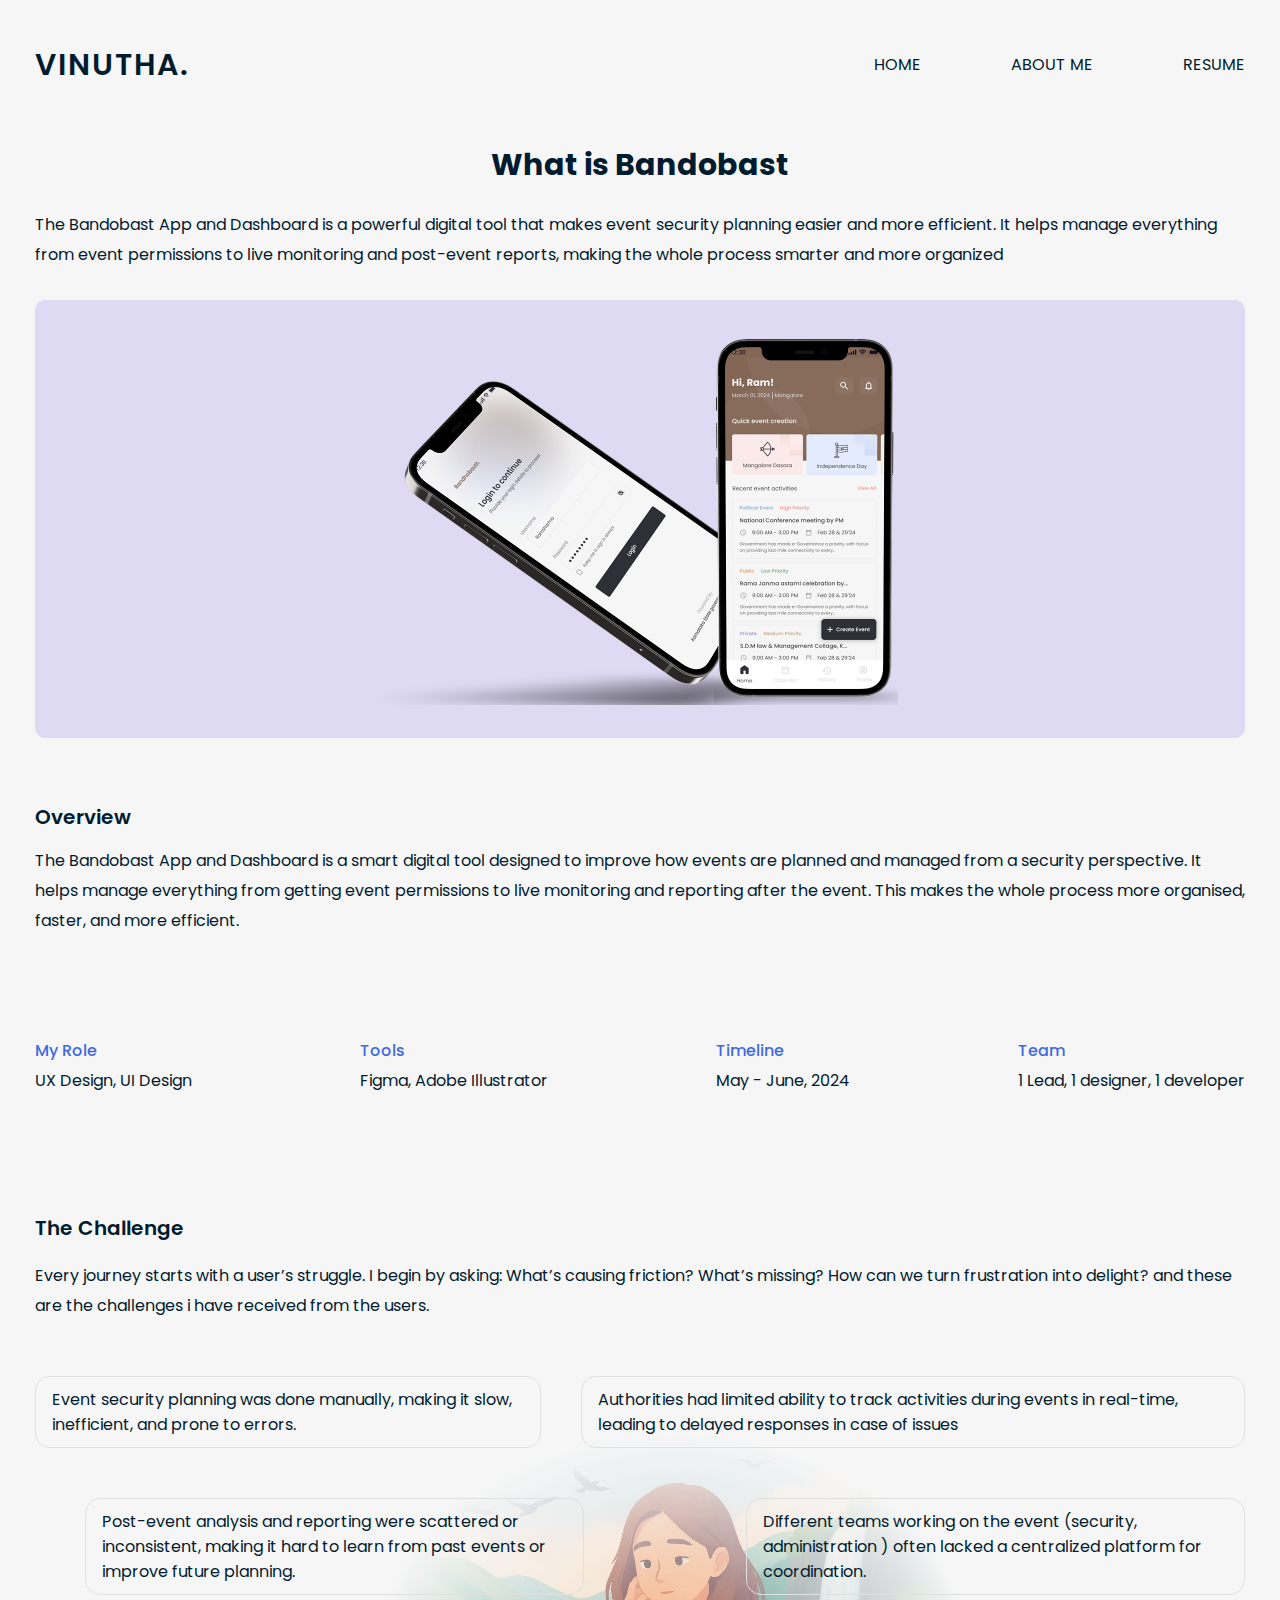
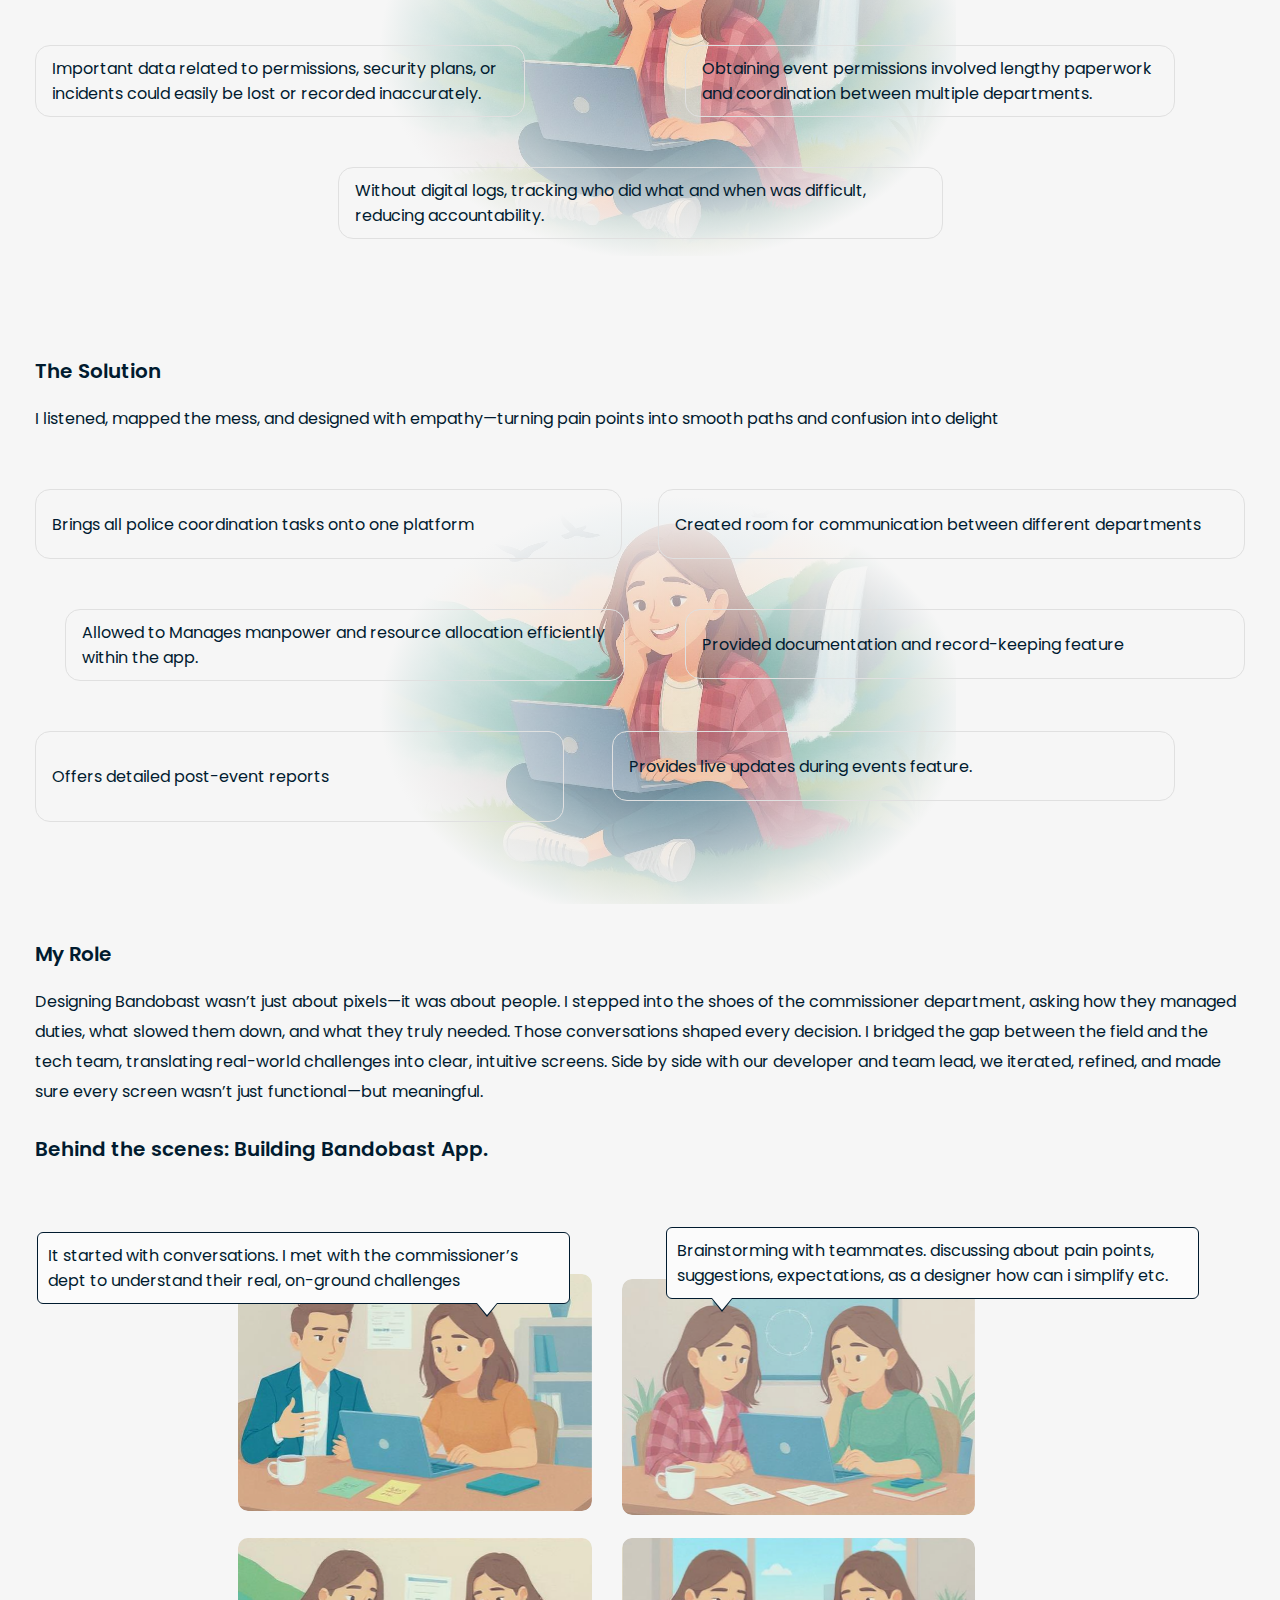
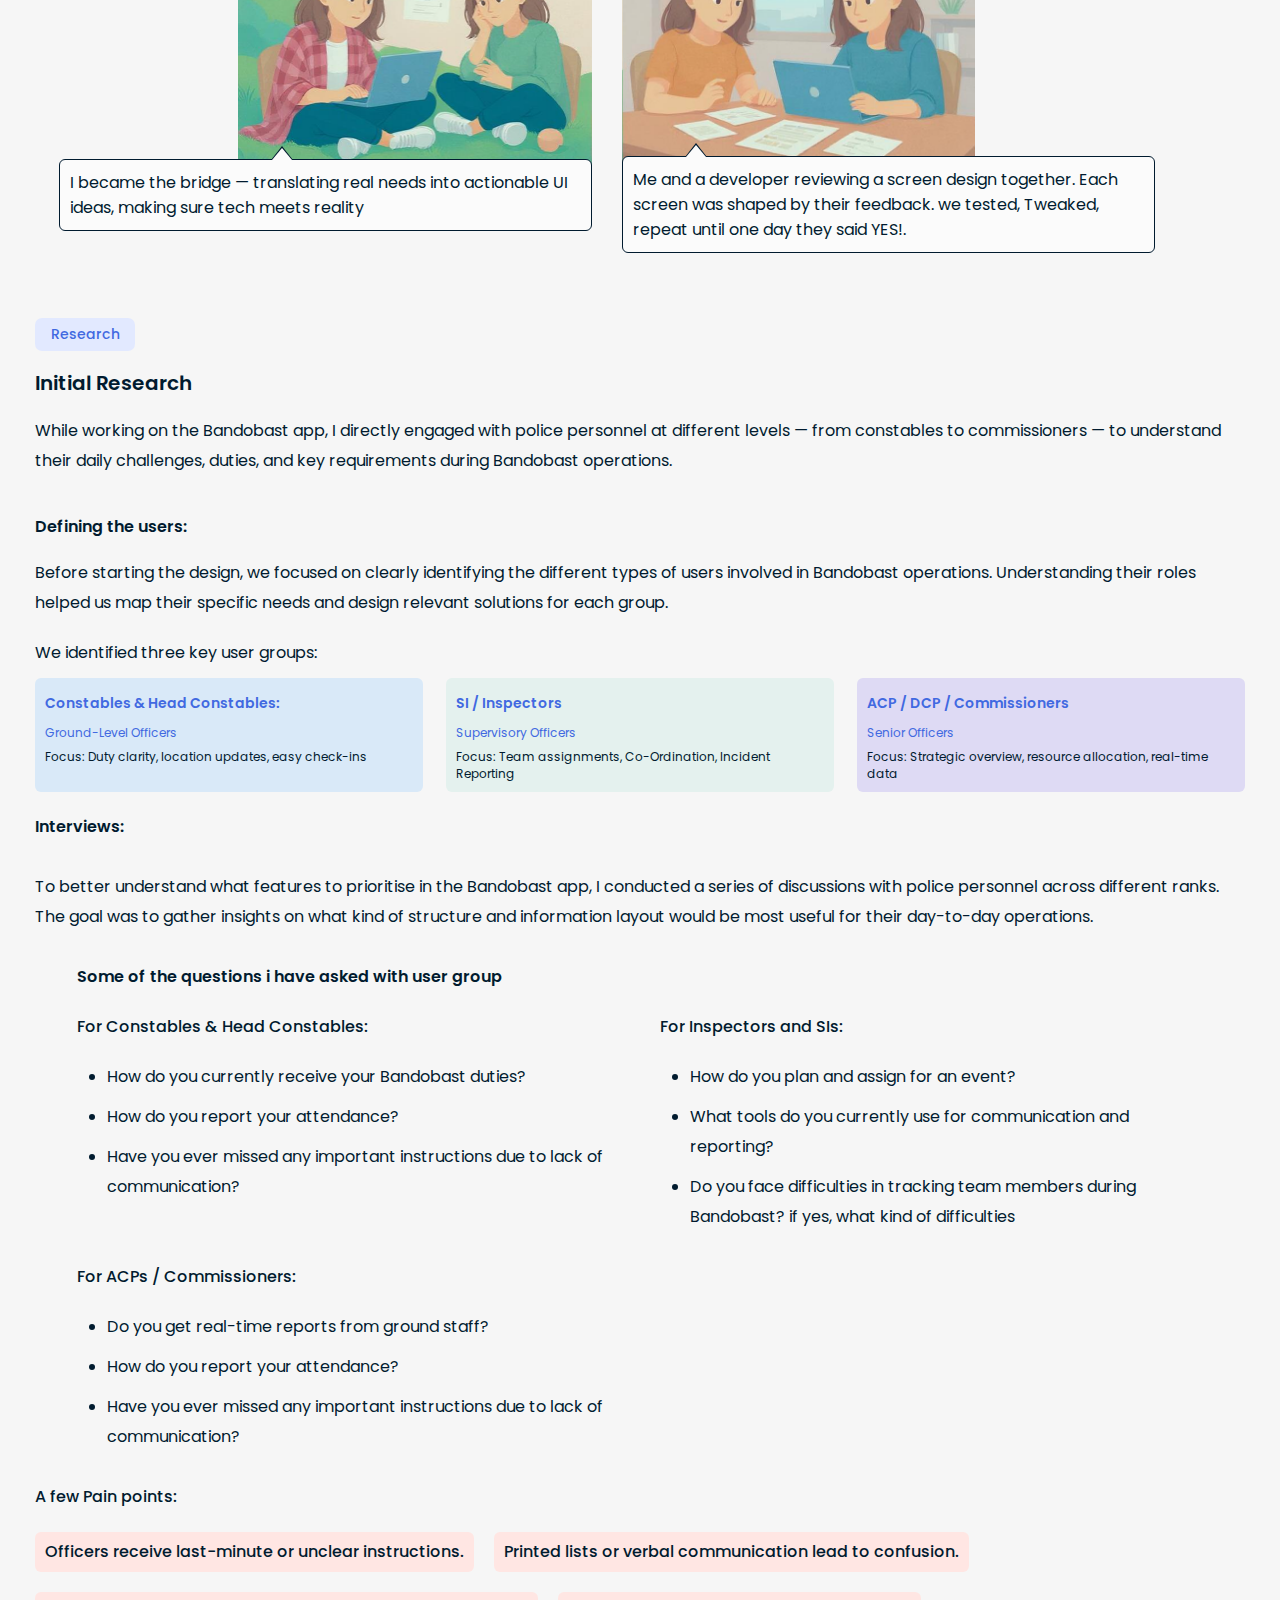
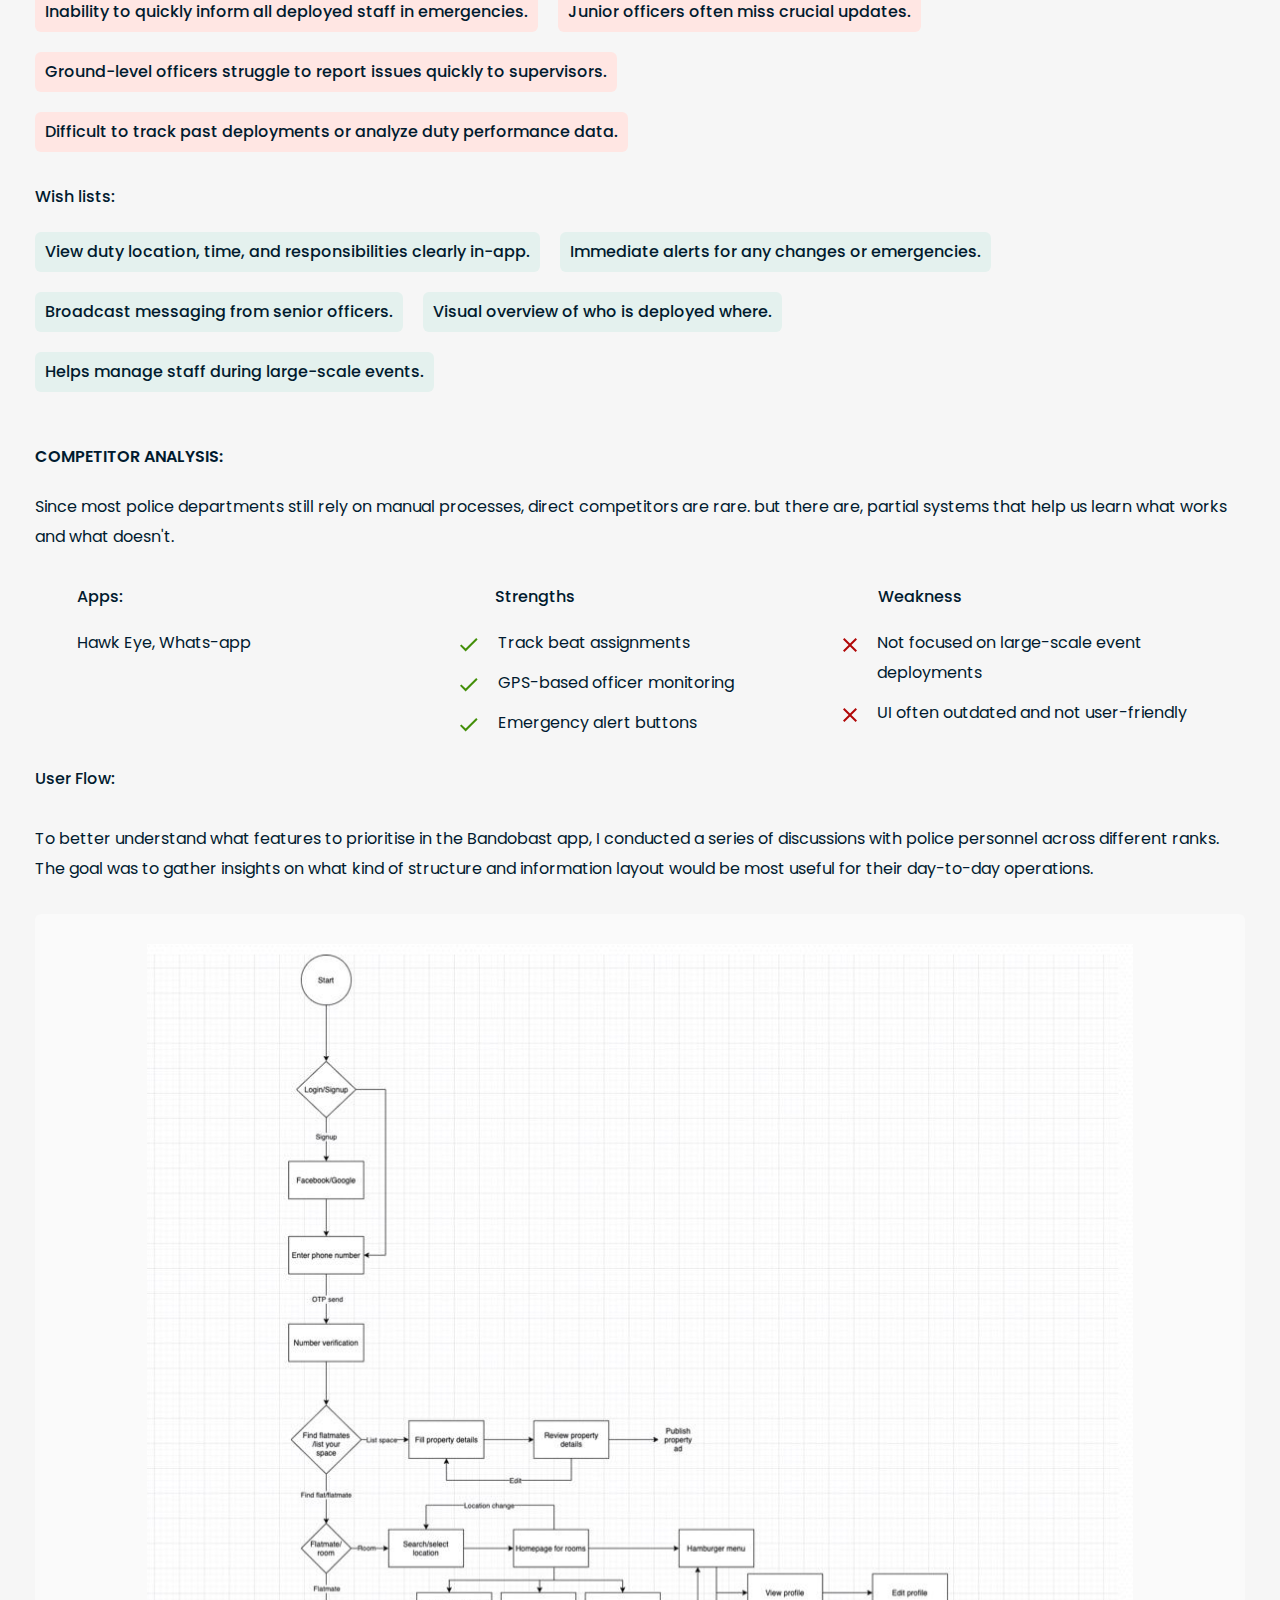
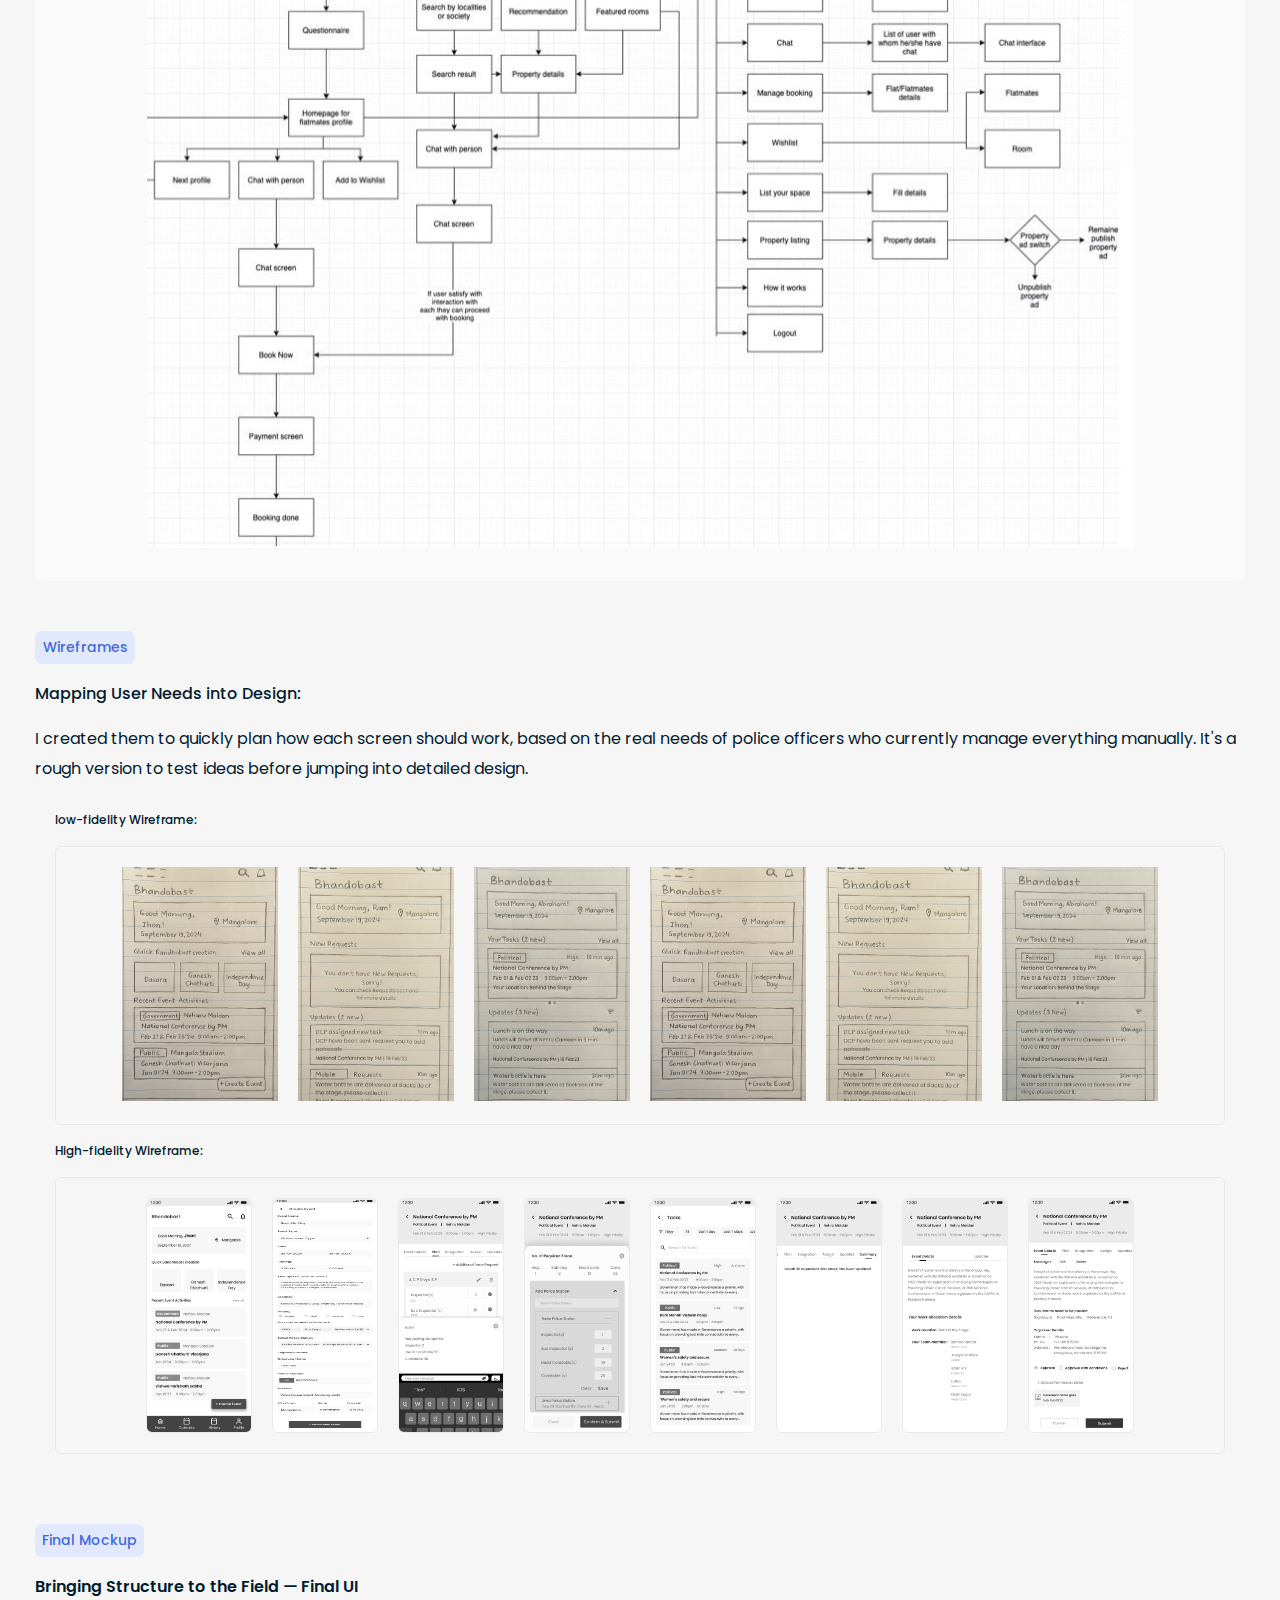
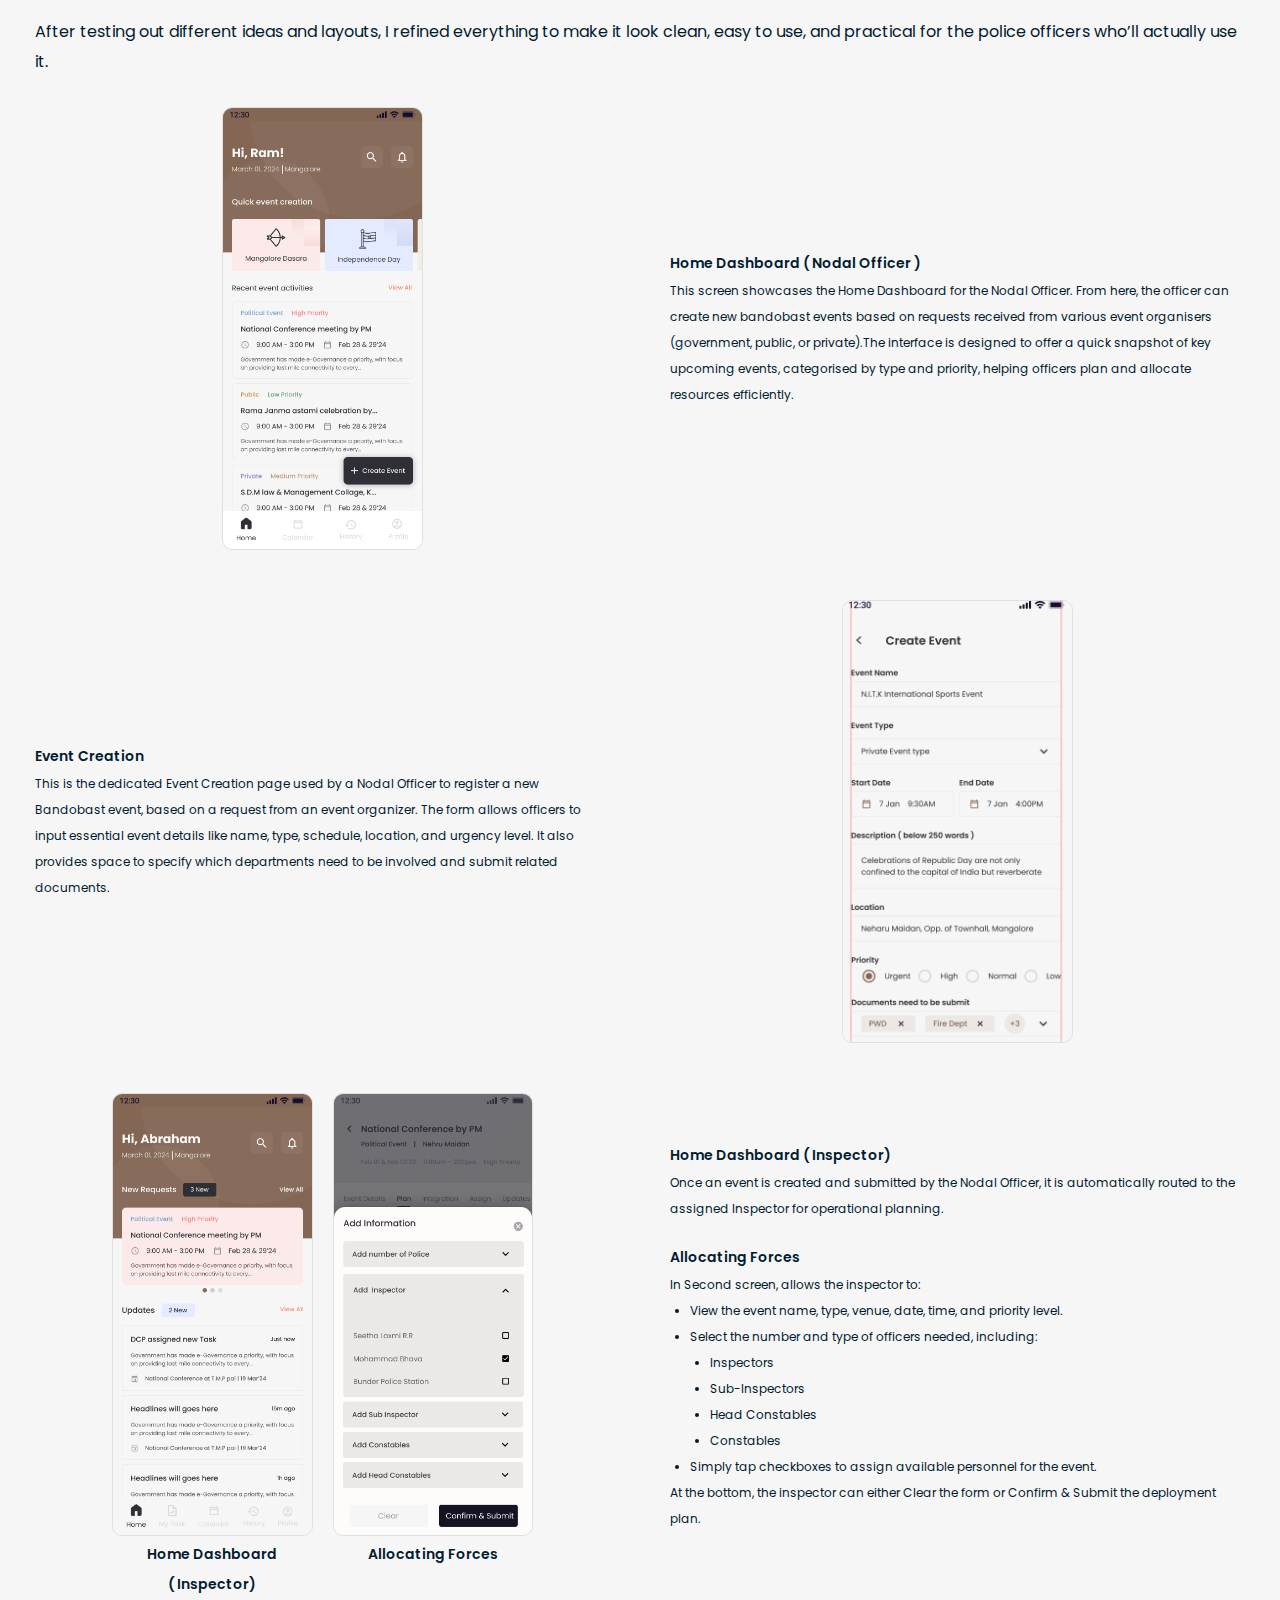
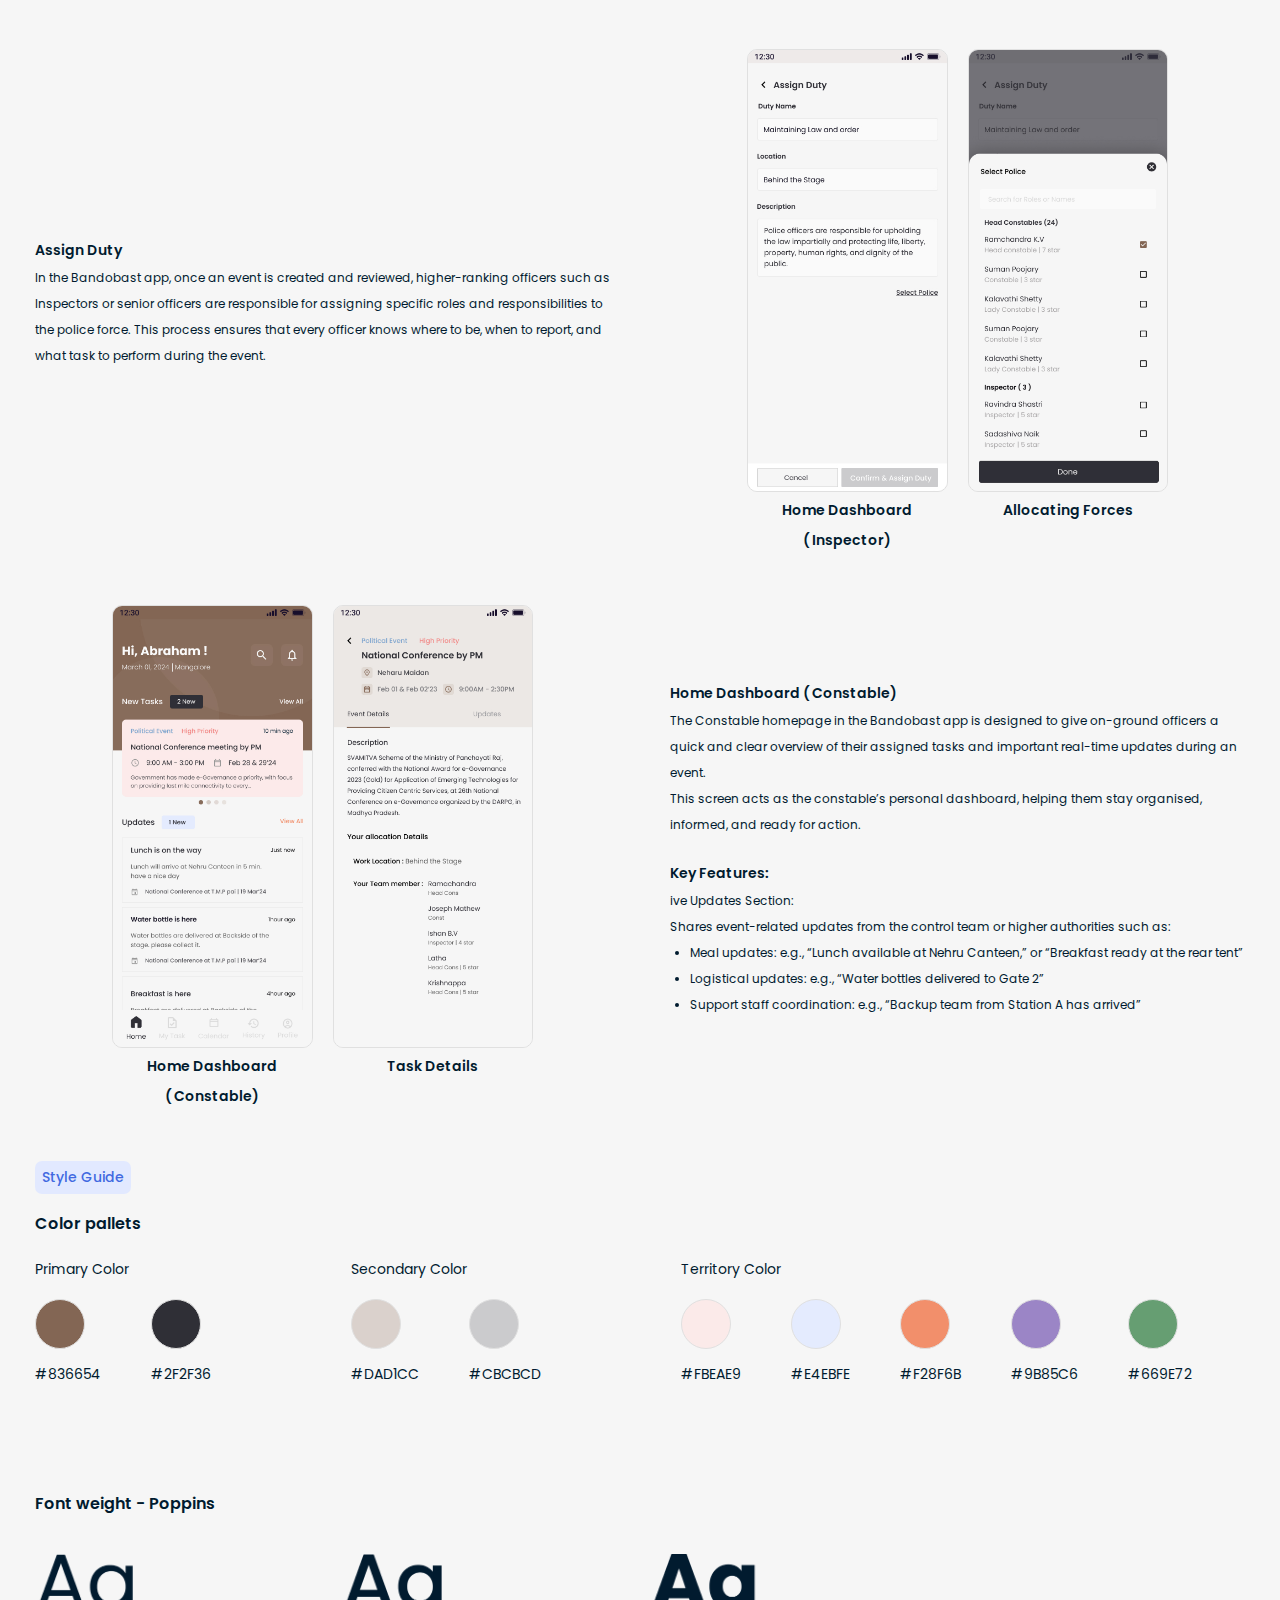
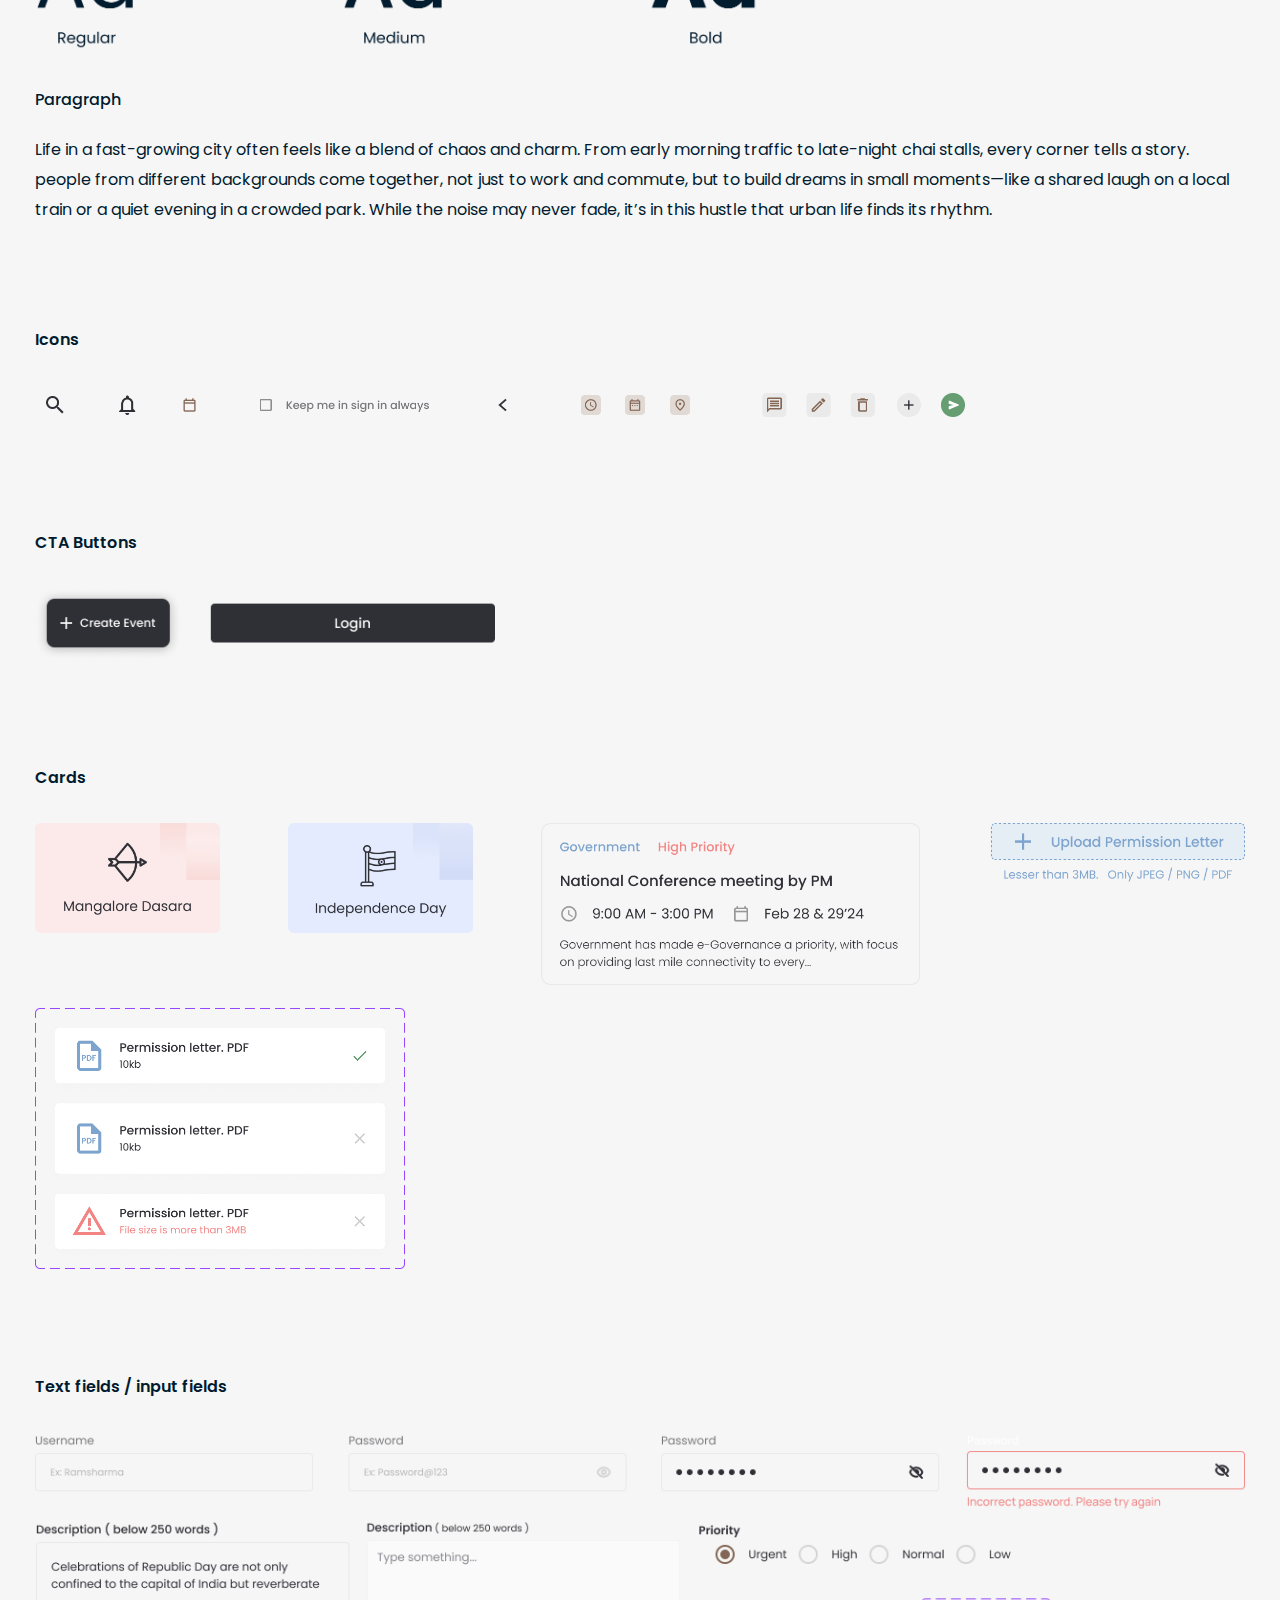
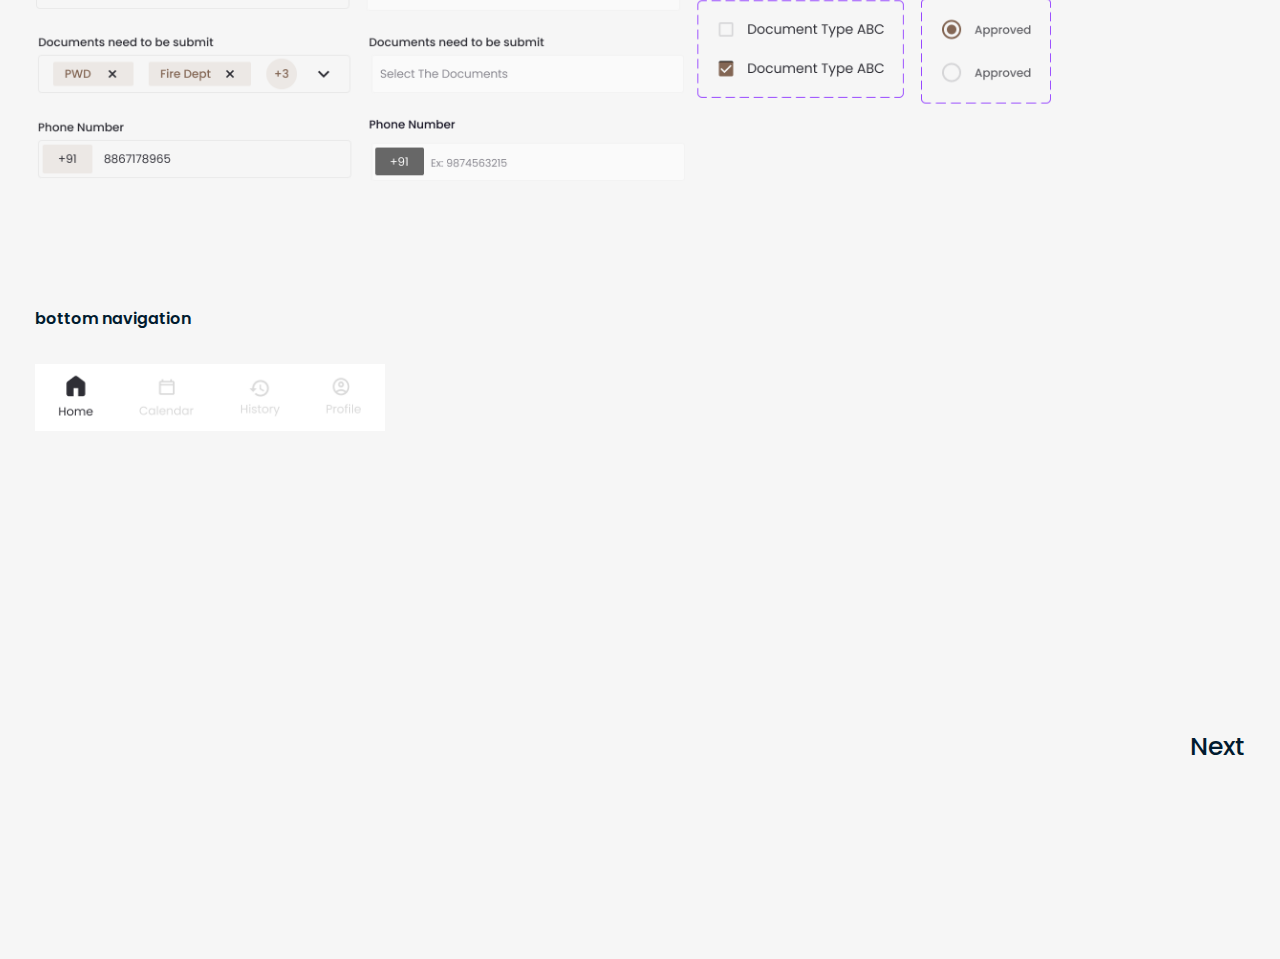
<file: bandobast.html>
<!DOCTYPE html>
<html>

<head>
    <meta name="viewport" content="width=device-width, initial-scale=1">

    <title>Detail- Bandobast - Vinutha</title>
    <link rel="stylesheet" href="Style.css">
    <link rel="preconnect" href="https://fonts.googleapis.com">
    <link rel="preconnect" href="https://fonts.gstatic.com" crossorigin>
    <link
        href="https://fonts.googleapis.com/css2?family=Poppins:ital,wght@0,100;0,200;0,300;0,400;0,500;0,600;0,700;0,800;0,900;1,100;1,200;1,300;1,400;1,500;1,600;1,700;1,800;1,900&display=swap"
        rel="stylesheet">
</head>

<body>

    <header>
        <div class="header-wrap">
            <div class="page-center">
                <div class="header-sec">
                    <div class="logo-wrap">
                        <p><a href="/">vinutha.</a></p>
                    </div>

                    <input type="checkbox" id="menu-toggle">
                    <label for="menu-toggle" class="hamburger">
                        <span></span>
                        <span></span>
                        <span></span>
                    </label>

                    <div class="menu-wrap">
                        <ul>
                            <li><a href="/">Home</a></li>
                            <li><a href="/About.html">About Me</a></li>
                            <li><a href="/Vinutha - UX_UI Designer.pdf">Resume</a></li>
                        </ul>
                    </div>
                </div>

            </div>
        </div>
    </header>
    <div class="header-space"></div>
    <!----Detail Banner-->

    <div class="detail-banner">
        <div class="page-center">
            <div class="detail-banner-txt">
                <h1>What is Bandobast</h1>
                <p>The Bandobast App and Dashboard is a powerful digital tool that makes event security planning easier
                    and more efficient. It helps manage everything from event permissions to live monitoring and
                    post-event reports, making the whole process smarter and more organized</p>
                <div class="detail-banner-img">
                    <img src="images/Detail-Bandobast.png">
                </div>
            </div>
        </div>
    </div>

    <!----Detail Overview-->

    <div class="over-wrap">
        <div class="page-center">
            <div class="over-txt">
                <h2>Overview</h2>
                <p>The Bandobast App and Dashboard is a smart digital tool designed to improve how events are planned
                    and managed from a security perspective. It helps manage everything from getting event permissions
                    to live monitoring and reporting after the event. This makes the whole process more organised,
                    faster, and more efficient.</p>
            </div>
            <div class="over-lists">
                <div class="over-list">
                    <p><span>My Role</span></p>
                    <p>UX Design, UI Design</p>
                </div>
                <div class="over-list">
                    <p><span>Tools</span></p>
                    <p>Figma, Adobe Illustrator</p>
                </div>
                <div class="over-list">
                    <p><span>Timeline</span></p>
                    <p>May - June, 2024</p>
                </div>
                <div class="over-list">
                    <p><span>Team</span></p>
                    <p>1 Lead, 1 designer, 1 developer</p>
                </div>
            </div>
        </div>
    </div>



    <!----challenge solution role-->
    <div class="csr-wrap dimp dban">
        <div class="csr-c-wrap">
            <div class="page-center">
                <div class="csr-c-outer">
                    <div class="csr-c-top">
                        <h3>The Challenge</h3>
                        <p>Every journey starts with a user’s struggle. I begin by asking: What’s causing friction?
                            What’s missing? How can we turn frustration into delight? and these are the challenges i
                            have received from the users.</p>
                    </div>

                    <div class="csr-c-sec">
                        <div class="csr-c-row csr-c-rowa">
                            <div class="csr-c-col csr-c-cola">
                                Event security planning was done manually, making it slow,
                                inefficient, and prone to errors.
                            </div>
                            <div class="csr-c-col csr-c-colb">
                                Authorities had limited ability to track activities during events
                                in real-time, leading to delayed responses in case of issues
                            </div>
                        </div>
                        <div class="csr-c-row csr-c-rowb">
                            <div class="csr-c-col csr-c-colc">
                                Post-event analysis and reporting were scattered or
                                inconsistent, making it hard to learn from past events or
                                improve future planning.
                            </div>
                            <div class="csr-c-col csr-c-cold">
                                Different teams working on the event (security, administration )
                                often lacked a centralized platform for coordination.
                            </div>

                        </div>
                        <div class="csr-c-row csr-c-rowc">
                            <div class="csr-c-col csr-c-cole">
                                Important data related to permissions, security plans, or
                                incidents could easily be lost or recorded inaccurately.
                            </div>
                            <div class="csr-c-col csr-c-colf">
                                Obtaining event permissions involved lengthy paperwork and
                                coordination between multiple departments.
                            </div>

                        </div>
                        <div class="csr-c-row csr-c-rowd">
                            <div class="csr-c-col csr-c-colg">
                                Without digital logs, tracking who did what and
                                when was difficult, reducing accountability.
                            </div>

                        </div>
                    </div>
                </div>
            </div>
        </div>
        <div class="csr-s-wrap">
            <div class="page-center">
                <div class="csr-c-outer">
                    <div class="csr-s-top">
                        <h3>The Solution</h3>
                        <p>I listened, mapped the mess, and designed with empathy—turning pain points into smooth paths
                            and confusion into delight</p>
                    </div>

                    <div class="csr-s-sec">
                        <div class="csr-s-row csr-s-rowa">
                            <div class="csr-s-col csr-s-cola">
                                Brings all police coordination tasks onto one platform
                            </div>
                            <div class="csr-s-col csr-s-colb">
                                Created room for communication between different departments
                            </div>
                        </div>
                        <div class="csr-s-row csr-s-rowb">
                            <div class="csr-s-col csr-s-colc">
                                Allowed to Manages manpower and resource allocation
                                efficiently within the app.
                            </div>
                            <div class="csr-s-col csr-s-cold">
                                Provided documentation and record-keeping feature
                            </div>

                        </div>
                        <div class="csr-s-row csr-s-rowc">
                            <div class="csr-s-col csr-s-cole">
                                Offers detailed post-event reports
                            </div>
                            <div class="csr-s-col csr-s-colf">
                                Provides live updates during events feature.
                            </div>

                        </div>
                    </div>
                </div>
            </div>

        </div>
        <div class="csr-r-wrap">
            <div class="page-center">
                <div class="csr-r-outer">
                    <div class="csr-r-top">
                        <h3>My Role</h3>
                        <p>Designing Bandobast wasn’t just about pixels—it was about people. I stepped into the shoes of
                            the commissioner department, asking how they managed duties, what slowed them down, and what
                            they truly needed. Those conversations shaped every decision. I bridged the gap between the
                            field and the tech team, translating real-world challenges into clear, intuitive screens.
                            Side by side with our developer and team lead, we iterated, refined, and made sure every
                            screen wasn’t just functional—but meaningful.</p>
                    </div>

                    <div class="csr-r-title">
                        <h3>Behind the scenes: Building Bandobast App. </h3>
                    </div>

                    <div class="csr-r-sec">
                        <div class="csr-r-secion csr-r-seciona">
                            <p>It started with conversations. I met with the commissioner’s dept
                                to understand their real, on-ground challenges</p>
                            <img src="images/dbana.png">
                        </div>
                        <div class="csr-r-secion csr-r-secionb">
                            <p>Brainstorming with teammates. discussing about pain points,  suggestions, expectations,
                                as a designer how can i simplify etc. </p>
                            <img src="images/dbabb.png">
                        </div>
                        <div class="csr-r-secion csr-r-secionc">
                            <p>I became the bridge — translating real needs into actionable
                                UI ideas, making sure tech meets reality </p>
                            <img src="images/dbanc.png">
                        </div>
                        <div class="csr-r-secion csr-r-seciond">
                            <p>Me and a developer reviewing a screen design together. Each screen was shaped by their
                                feedback. we tested, Tweaked, repeat until one day they said YES!.</p>
                            <img src="images/dband.png">
                        </div>
                    </div>
                </div>
            </div>

        </div>
    </div>


    <!----Research Overview-->

    <div class="research-wrapper">
        <div class="page-center">
            <div class="research-outer">
                <div class="res-title">
                    <p>Research</p>
                </div>
                <div class="ini-res">
                    <h2>Initial Research</h2>
                    <p>While working on the Bandobast app, I directly engaged with police personnel at different levels
                        — from constables to commissioners — to understand their daily challenges, duties, and key
                        requirements during Bandobast operations.</p>
                </div>
                <div class="def-res">
                    <h3>Defining the users:</h3>
                    <p>Before starting the design, we focused on clearly identifying the different types of users
                        involved in Bandobast operations. Understanding their roles helped us map their specific needs
                        and design relevant solutions for each group.</p>
                </div>
                <div class="res-color-cards">
                    <p>We identified three key user groups:</p>
                    <div class="color-cards">
                        <div class="color-card blue">
                            <h3>Constables & Head Constables:</h3>
                            <h5>Ground-Level Officers</h5>
                            <p>Focus: Duty clarity, location updates, easy check-ins</p>
                        </div>
                        <div class="color-card green">
                            <h3>SI / Inspectors</h3>
                            <h5>Supervisory Officers</h5>
                            <p>Focus: Team assignments, Co-Ordination, Incident Reporting</p>
                        </div>
                        <div class="color-card purple">
                            <h3>ACP / DCP / Commissioners</h3>
                            <h5>Senior Officers</h5>
                            <p>Focus: Strategic overview, resource allocation, real-time data</p>
                        </div>
                    </div>
                </div>
            </div>
        </div>
    </div>

    <!---Interview-->

    <div class="intr-wrapper">
        <div class="page-center">
            <div class="intr-outer">
                <div class="intr-txt">
                    <h3>Interviews:</h3>
                    <p>To better understand what features to prioritise in the Bandobast app, I conducted a series of
                        discussions with police personnel across different ranks. The goal was to gather insights on
                        what kind of structure and information layout would be most useful for their day-to-day
                        operations.</p>

                </div>
                <div class="intr-qtn-wrap">
                    <p class="intr-qtn-title">Some of the questions i have asked with user group</p>
                    <div class="intr-qtns">
                        <div class="intr-qtn">
                            <p>For Constables & Head Constables:</p>
                            <ul>
                                <li>How do you currently receive your Bandobast duties?</li>
                                <li>How do you report your attendance?</li>
                                <li>Have you ever missed any important instructions due to lack of communication?</li>
                            </ul>
                        </div>

                        <div class="intr-qtn">
                            <p>For Inspectors and SIs:</p>
                            <ul>
                                <li>How do you plan and assign for an event?</li>
                                <li>What tools do you currently use for communication and reporting?</li>
                                <li>Do you face difficulties in tracking team members during Bandobast? if yes, what
                                    kind of difficulties</li>
                            </ul>
                        </div>

                        <div class="intr-qtn">
                            <p>For ACPs / Commissioners:</p>
                            <ul>
                                <li>Do you get real-time reports from ground staff?</li>
                                <li>How do you report your attendance?</li>
                                <li>Have you ever missed any important instructions due to lack of communication?</li>
                            </ul>
                        </div>
                    </div>
                </div>
                <div class="intr-bottom">
                    <div class="intr-bottom-row">
                        <p>A few Pain points:</p>
                        <ul class="intr-lists orange">
                            <li>Officers receive last-minute or unclear instructions.</li>
                            <li>Printed lists or verbal communication lead to confusion.</li>
                            <li>Inability to quickly inform all deployed staff in emergencies.</li>
                            <li>Junior officers often miss crucial updates.</li>
                            <li>Ground-level officers struggle to report issues quickly to supervisors.</li>
                            <li>Difficult to track past deployments or analyze duty performance data.</li>
                        </ul>
                    </div>
                    <div class="intr-bottom-row">
                        <p>Wish lists:</p>
                        <ul class="intr-lists green">
                            <li>View duty location, time, and responsibilities clearly in-app.</li>
                            <li>Immediate alerts for any changes or emergencies.</li>
                            <li>Broadcast messaging from senior officers.</li>
                            <li>Visual overview of who is deployed where.</li>
                            <li>Helps manage staff during large-scale events.</li>
                        </ul>
                    </div>
                </div>
            </div>
        </div>
    </div>

    <!---Competitor Analysis:-->

    <div class="comp-wrapper">
        <div class="page-center">
            <div class="comp-outer">
                <div class="comp-txt">
                    <h3>Competitor Analysis:</h3>
                    <p>Since most police departments still rely on manual processes, direct competitors are rare. but
                        there are, partial systems that help us learn what works and what doesn't.</p>

                </div>
                <div class="comp-cards">
                    <div class="comp-card">
                        <p>Apps:</p>
                        <ul>
                            <li>Hawk Eye, Whats-app</li>
                        </ul>
                    </div>
                    <div class="comp-card right">
                        <p>Strengths</p>
                        <ul>
                            <li><img src="images/Vectorr.svg"> Track beat assignments</li>
                            <li><img src="images/Vectorr.svg"> GPS-based officer monitoring</li>
                            <li><img src="images/Vectorr.svg"> Emergency alert buttons</li>
                        </ul>
                    </div>
                    <div class="comp-card wrong">
                        <p>Weakness</p>
                        <ul>
                            <li><img src="images/Vectorx.svg"> Not focused on large-scale event deployments</li>
                            <li><img src="images/Vectorx.svg"> UI often outdated and not user-friendly</li>
                        </ul>
                    </div>
                </div>
            </div>
        </div>
    </div>

    <!---User Flow:-->

    <div class="user-wrapper">
        <div class="page-center">
            <div class="user-outer">
                <div class="user-txt">
                    <h3>User Flow:</h3>
                    <p>To better understand what features to prioritise in the Bandobast app, I conducted a series of
                        discussions with police personnel across different ranks. The goal was to gather insights on
                        what kind of structure and information layout would be most useful for their day-to-day
                        operations.</p>

                </div>
                <div class="user-img">
                    <img src="images/dbanu.png">
                </div>
            </div>
        </div>
    </div>

    <!---Wireframes-->

    <div class="wire-wrapper dbanw">
        <div class="page-center">
            <div class="wire-outer">
                <div class="wire-title">
                    <p>Wireframes</p>
                </div>
            </div>
            <div class="wire-txt">
                <h3>Mapping User Needs into Design:</h3>
                <p>I created them to quickly plan how each screen should work, based on the real needs of police
                    officers who currently manage everything manually. It's a rough version to test ideas before jumping
                    into detailed design.</p>

            </div>
            <div class="wireframes">
                <div class="wireframes-low">
                    <p>low-fidelity Wireframe:</p>
                    <ul>
                        <li>
                            <img src="images/dbanla.png">
                        </li>

                        <li>
                            <img src="images/dbanlb.png">
                        </li>

                        <li>
                            <img src="images/dbanlc.png">
                        </li>

                        <li>
                            <img src="images/dbanld.png">
                        </li>

                        <li>
                            <img src="images/dbanle.png">
                        </li>

                        <li>
                            <img src="images/dbanlf.png">
                        </li>

                    </ul>
                </div>
                <div class="wireframes-high">

                    <p>High-fidelity Wireframe:</p>
                    <ul>
                        <li>
                            <img src="images/dbanha.png">
                        </li>

                        <li>
                            <img src="images/dbanhb.png">
                        </li>

                        <li>
                            <img src="images/dbanhc.jpg">
                        </li>

                        <li>
                            <img src="images/dbanhd.png">
                        </li>

                        <li>
                            <img src="images/dbanhe.png">
                        </li>

                        <li>
                            <img src="images/dbanhf.jpg">
                        </li>
                        <li>
                            <img src="images/dbanhg.png">
                        </li>

                        <li>
                            <img src="images/dbanhh.jpg">
                        </li>

                    </ul>
                </div>
            </div>
        </div>
    </div>

    <!---Final Mockup-->

    <div class="fm-wrapper dbanfm">
        <div class="page-center">
            <div class="fm-outer">
                <div class="fm-title">
                    <p>Final Mockup</p>
                </div>
            </div>
            <div class="fm-txt">
                <h3>Bringing Structure to the Field — Final UI</h3>
                <p>After testing out different ideas and layouts, I refined everything to make it look clean, easy to
                    use, and practical for the police officers who’ll
                    actually use it.</p>

            </div>
            <div class="fm-cards">

                <div class="fm-card">
                    <div class="fm-cards-txt">
                        <h3>Home Dashboard ( Nodal Officer )</h3>
                        <p>This screen showcases the Home Dashboard for the Nodal Officer. From here, the officer can
                            create new bandobast events based on requests received from various event organisers
                            (government, public, or private).The interface is designed to offer a quick snapshot of key
                            upcoming events, categorised by type and priority, helping officers plan and allocate
                            resources efficiently.</p>
                    </div>

                    <div class="fm-cards-img">
                        <img src="images/dbanta.jpg">
                    </div>
                </div>

                <div class="fm-card">
                    <div class="fm-cards-txt">
                        <h3>Event Creation</h3>
                        <p>This is the dedicated Event Creation page used by a Nodal Officer to register a new Bandobast
                            event, based on a request from an event organizer.
                            The form allows officers to input essential event details like name, type, schedule,
                            location, and urgency level. It also provides space to specify which departments need to be
                            involved and submit related documents.</p>
                    </div>

                    <div class="fm-cards-img">
                        <img src="images/dbantb.png">
                    </div>
                </div>

                <div class="fm-card">
                    <div class="fm-cards-txt">
                        <div class="fm-cards-txts">
                            <h3>Home Dashboard ( Inspector)</h3>
                            <p>Once an event is created and submitted by the Nodal Officer, it is automatically routed
                                to the assigned Inspector for operational planning.</p>
                        </div>

                        <div class="fm-cards-txts">
                            <h3>Allocating Forces</h3>
                            <p>In Second screen, allows the inspector to:</p>
                            <ul>
                                <li>View the event name, type, venue, date, time, and priority level.</li>
                                <li>Select the number and type of officers needed, including:
                                    <ul>
                                        <li>Inspectors</li>
                                        <li>Sub-Inspectors</li>
                                        <li>Head Constables</li>
                                        <li>Constables</li>
                                    </ul>
                                </li>
                                <li>Simply tap checkboxes to assign available personnel for the event.</li>
                            </ul>
                            <p>At the bottom, the inspector can either Clear the form or Confirm & Submit the deployment
                                plan.</p>
                        </div>
                    </div>

                    <div class="fm-cards-img">
                        <div class="fm-cards-imgs">
                            <img src="images/dbantca.png">
                            <p>Home Dashboard<br> ( Inspector)</p>
                        </div>

                        <div class="fm-cards-imgs">
                            <img src="images/dbantcb.png">
                            <p>Allocating Forces</p>
                        </div>

                    </div>
                </div>

                <div class="fm-card">
                    <div class="fm-cards-txt">
                        <h3>Assign Duty</h3>
                        <p>In the Bandobast app, once an event is created and reviewed, higher-ranking officers such as
                            Inspectors or senior officers are responsible for assigning specific roles and
                            responsibilities to the police force.
                            This process ensures that every officer knows where to be, when to report, and what task to
                            perform during the event.</p>
                    </div>

                    <div class="fm-cards-img">
                        <div class="fm-cards-imgs">
                            <img src="images/dbantda.jpg">
                            <p>Home Dashboard <br>( Inspector)</p>
                        </div>

                        <div class="fm-cards-imgs">
                            <img src="images/dbantdb.jpg">
                            <p>Allocating Forces</p>
                        </div>

                    </div>
                </div>

                <div class="fm-card">
                    <div class="fm-cards-txt">
                        <div class="fm-cards-txts">
                            <h3>Home Dashboard ( Constable)</h3>
                            <p>The Constable homepage in the Bandobast app is designed to give on-ground officers a
                                quick and clear overview of their assigned tasks and important real-time updates during
                                an event.<br>
                                This screen acts as the constable’s personal dashboard, helping them stay organised,
                                informed, and ready for action.</p>
                        </div>

                        <div class="fm-cards-txts">
                            <h3>Key Features:</h3>
                            <p>ive Updates Section:</p>
                            <p class="txt-indt">Shares event-related updates from the control team or higher authorities
                                such as:</p>
                            <ul>
                                <li>Meal updates: e.g., “Lunch available at Nehru Canteen,” or “Breakfast ready at the
                                    rear tent”</li>
                                <li>Logistical updates: e.g., “Water bottles delivered to Gate 2”</li>
                                <li>Support staff coordination: e.g., “Backup team from Station A has arrived”</li>
                            </ul>
                        </div>
                    </div>

                    <div class="fm-cards-img">
                        <div class="fm-cards-imgs">
                            <img src="images/dbantea.jpg">
                            <p>Home Dashboard<br> ( Constable)</p>
                        </div>

                        <div class="fm-cards-imgs">
                            <img src="images/dbanteb.jpg">
                            <p>Task Details</p>
                        </div>

                    </div>
                </div>

            </div>
        </div>

    </div>

     <!---Style Guide-->

     <div class="styleg-wrapper dbanstyle">
        <div class="page-center">
            <div class="styleg-title">
                <p>Style Guide</p>
            </div>

            <div class="styleg-wrap">


                <div class="styleg-colors">
                    <div class="styleg-sec-title">
                        <p>Color pallets</p>
                    </div>
                    <div class="styleg-sec">
                        <div class="styleg-sec-inner">
                            <p>Primary Color</p>
                            <ul class="styleg-color">
                                <li>
                                    <span class="color-blue" style="background-color: #836654;"></span>
                                    <span class="color-code">#836654</span>

                                </li>
                                <li>
                                    <span class="color-blue" style="background-color: #2F2F36;"></span>
                                    <span class="color-code">#2F2F36</span>

                                </li>
                            </ul>
                        </div>
                        <div class="styleg-sec-inner">
                            <p>Secondary Color</p>
                            <ul class="styleg-color">
                                <li>
                                    <span class="color-blue" style="background-color: #DAD1CC;"></span>
                                    <span class="color-code">#DAD1CC</span>

                                </li>
                                <li>
                                    <span class="color-blue" style="background-color: #CBCBCD;"></span>
                                    <span class="color-code">#CBCBCD</span>

                                </li>
                            </ul>
                        </div>
                        <div class="styleg-sec-inner">
                            <p>Territory Color</p>
                            <ul class="styleg-color">
                                <li>
                                    <span class="color-green" style="background-color: #FBEAE9;"></span>
                                    <span class="color-code">#FBEAE9</span>

                                </li>
                                <li>
                                    <span class="color-red" style="background-color: #E4EBFE;"></span>
                                    <span class="color-code">#E4EBFE</span>

                                </li>
                                <li>
                                    <span class="color-orange" style="background-color: #F28F6B;"></span>
                                    <span class="color-code">#F28F6B</span>

                                </li>
                                <li>
                                    <span class="color-orange" style="background-color: #9B85C6;"></span>
                                    <span class="color-code">#9B85C6</span>

                                </li>
                                <li>
                                    <span class="color-orange" style="background-color: #669E72;"></span>
                                    <span class="color-code">#669E72</span>

                                </li>
                            </ul>
                        </div>
                    </div>
                </div>

                <div class="styleg-font">
                    <div class="styleg-sec-title">
                        <p>Font weight - Poppins</p>
                    </div>
                    <ul>
                        <li><img src="images/dbanfont.png"></li>
                    </ul>
                    <div class="styleg-font-txt">
                        <h4>Paragraph</h4>
                        <p>Life in a fast-growing city often feels like a blend of chaos and charm. From early morning
                            traffic to late-night chai stalls, every corner tells a story. people from different
                            backgrounds come together, not just to work and commute, but to build dreams in small
                            moments—like a shared laugh on a local train or a quiet evening in a crowded park. While the
                            noise may never fade, it’s in this hustle that urban life finds its rhythm.</p>
                    </div>
                </div>


                <div class="styleg-icons-btn">
                    <div class="styleg-icons">
                        <div class="styleg-sec-title">
                            <p>Icons</p>
                        </div>
                        <ul>
                            <li><img src="images/dbanicon.png"></li>
                        </ul>
                    </div>
                    <div class="styleg-btn">
                        <div class="styleg-sec-title">
                            <p>CTA Buttons</p>
                        </div>
                        <ul>
                            <li><img src="images/dbancta.png"></li>
                        </ul>
                    </div>
                </div>


                <div class="styleg-cards dbancard">
                    <div class="styleg-sec-title">
                        <p>Cards</p>
                    </div>
                    <ul>
                        <li><img class="dbancarda" src="images/dbancarda.png"> <br> <img  class="dbancardc" src="images/dbancardc.png"></li>
                     </ul>
                </div>

                <div class="styleg-cards">
                    <div class="styleg-sec-title">
                        <p>Text fields / input fields</p>
                    </div>
                    <ul>
                        <li><img src="images/dbantinput.png">
                    </ul>
                </div>


                <div class="styleg-cards dbanav">
                    <div class="styleg-sec-title">
                        <p>bottom navigation</p>
                    </div>
                    <ul>
                        <li><img src="images/dbanav.png">
                    </ul>
                </div>

            </div>
        </div>
    </div>


    <!---previous next-->
    <div class="pagination dbanp">
        <div class="page-center">
            <ul>
                <li><a href="/inpulse.html">Next</a></li>
            </ul>
        </div>
    </div>



</body>

</html>
</file>
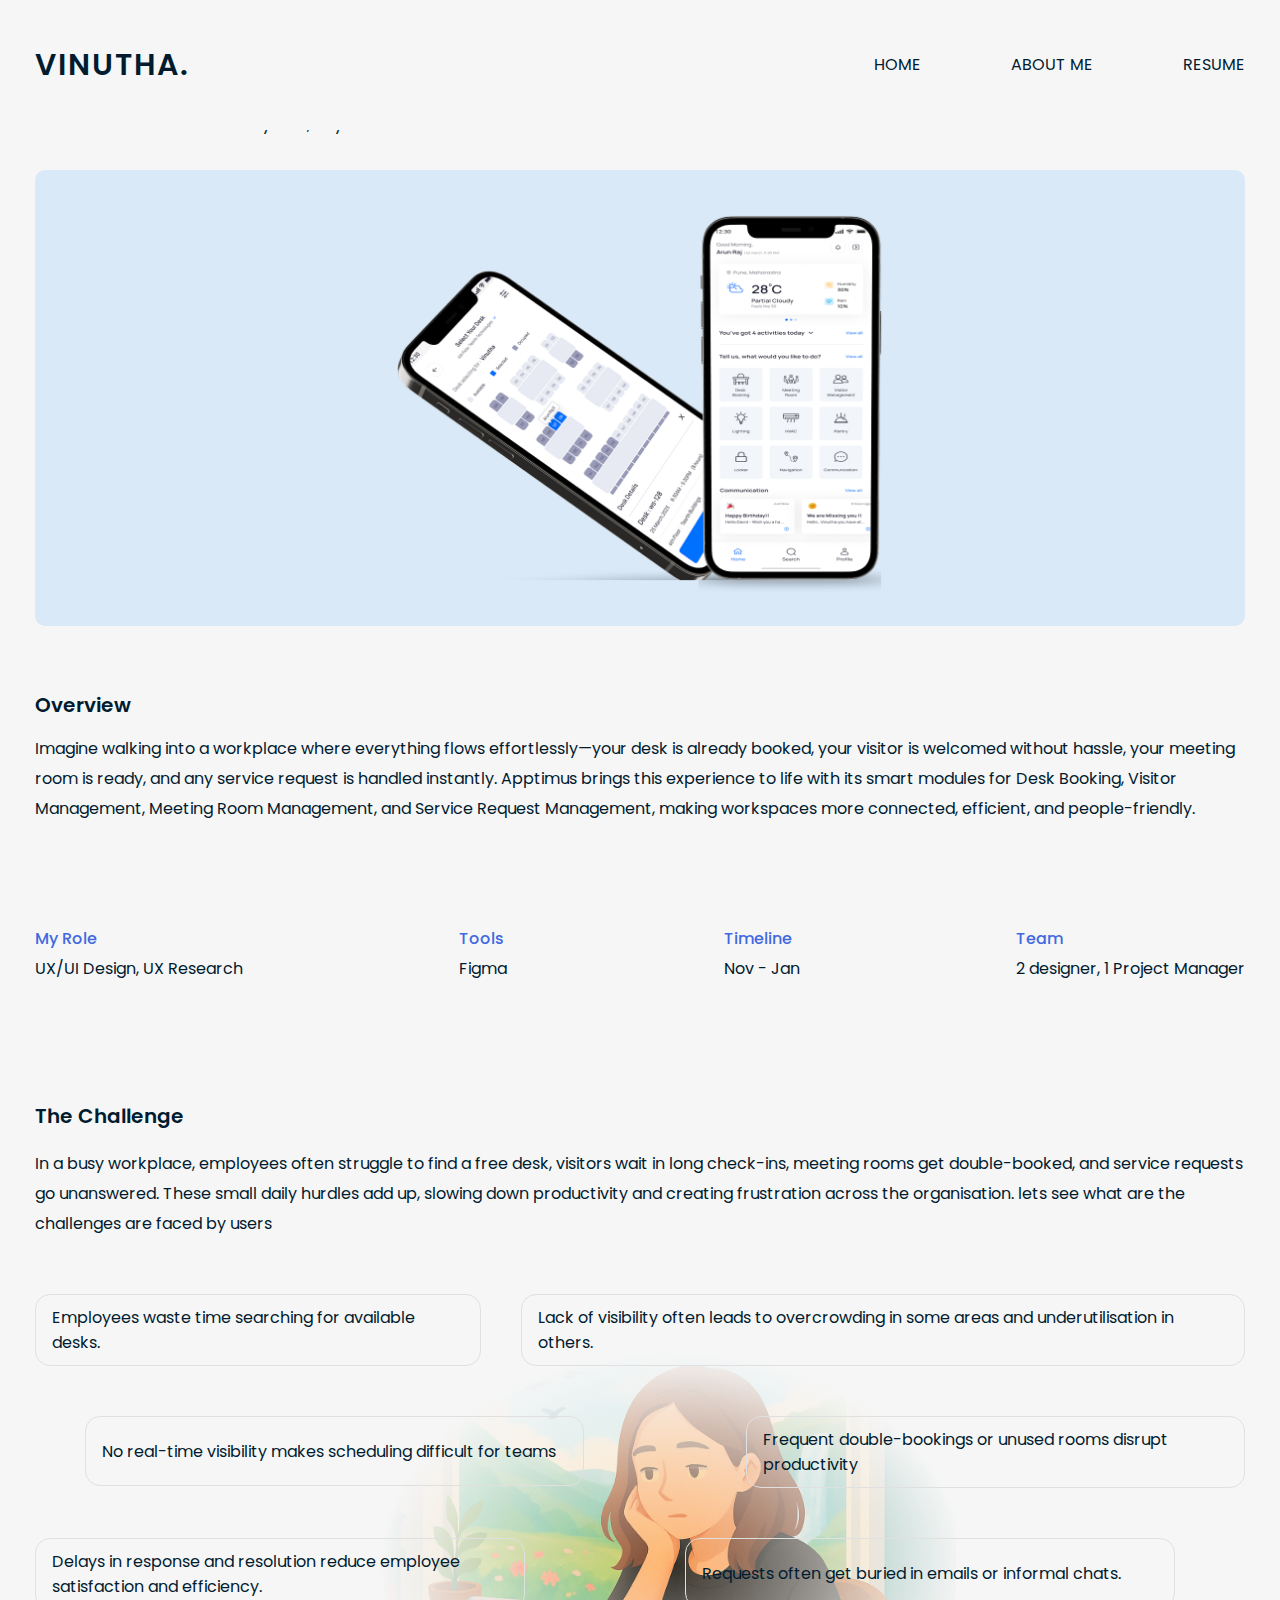
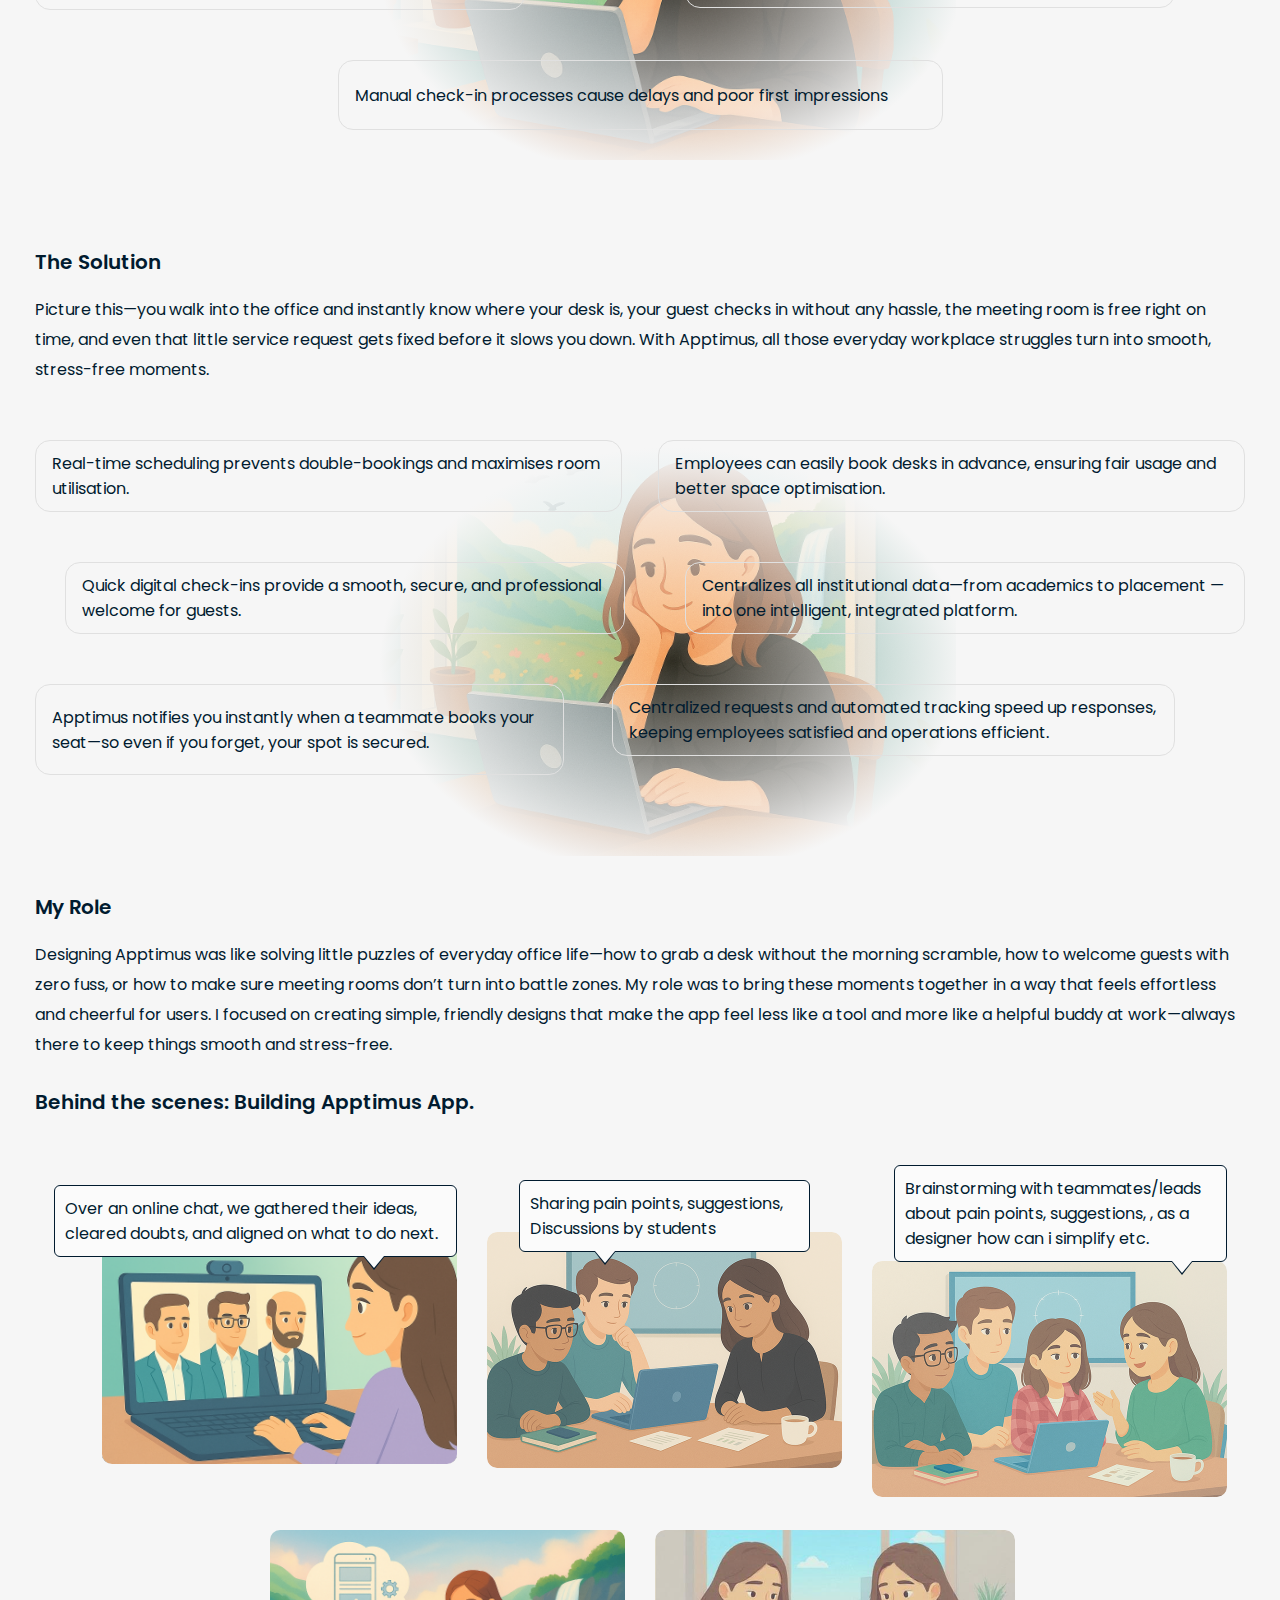
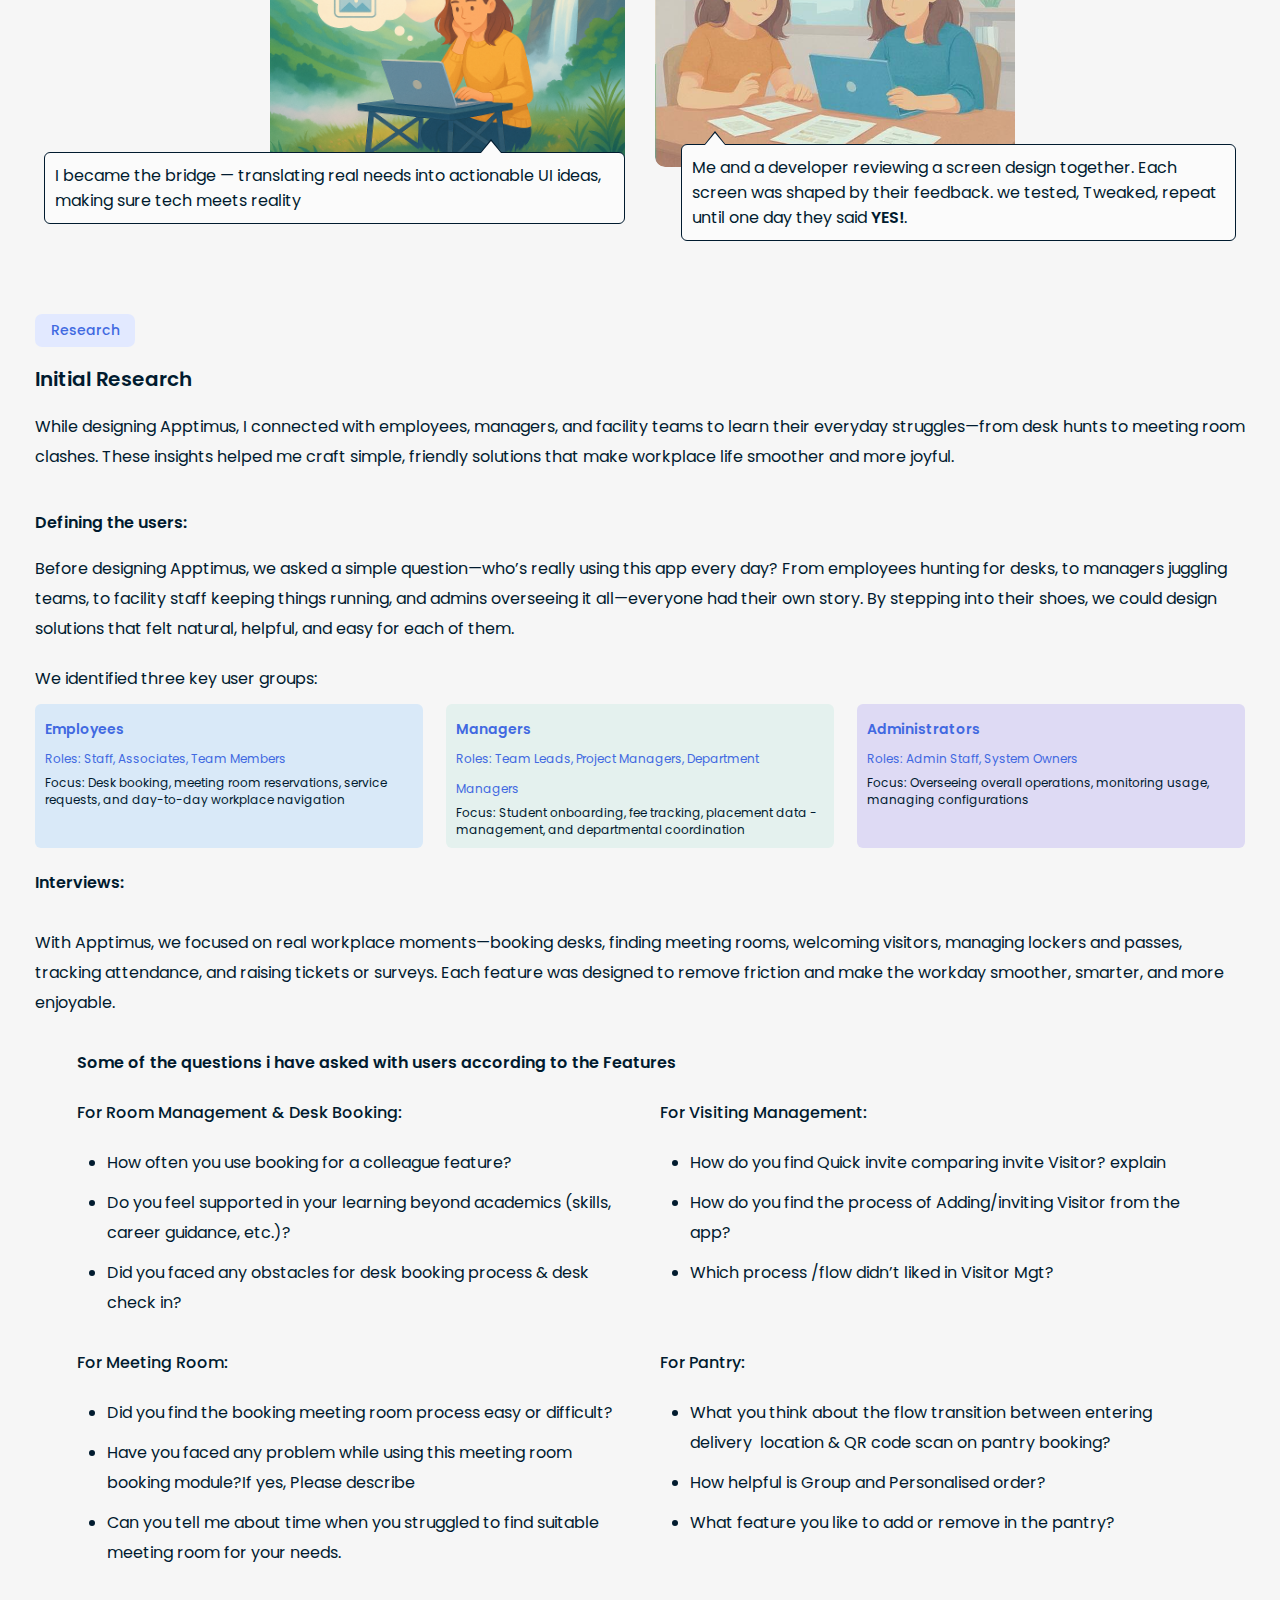
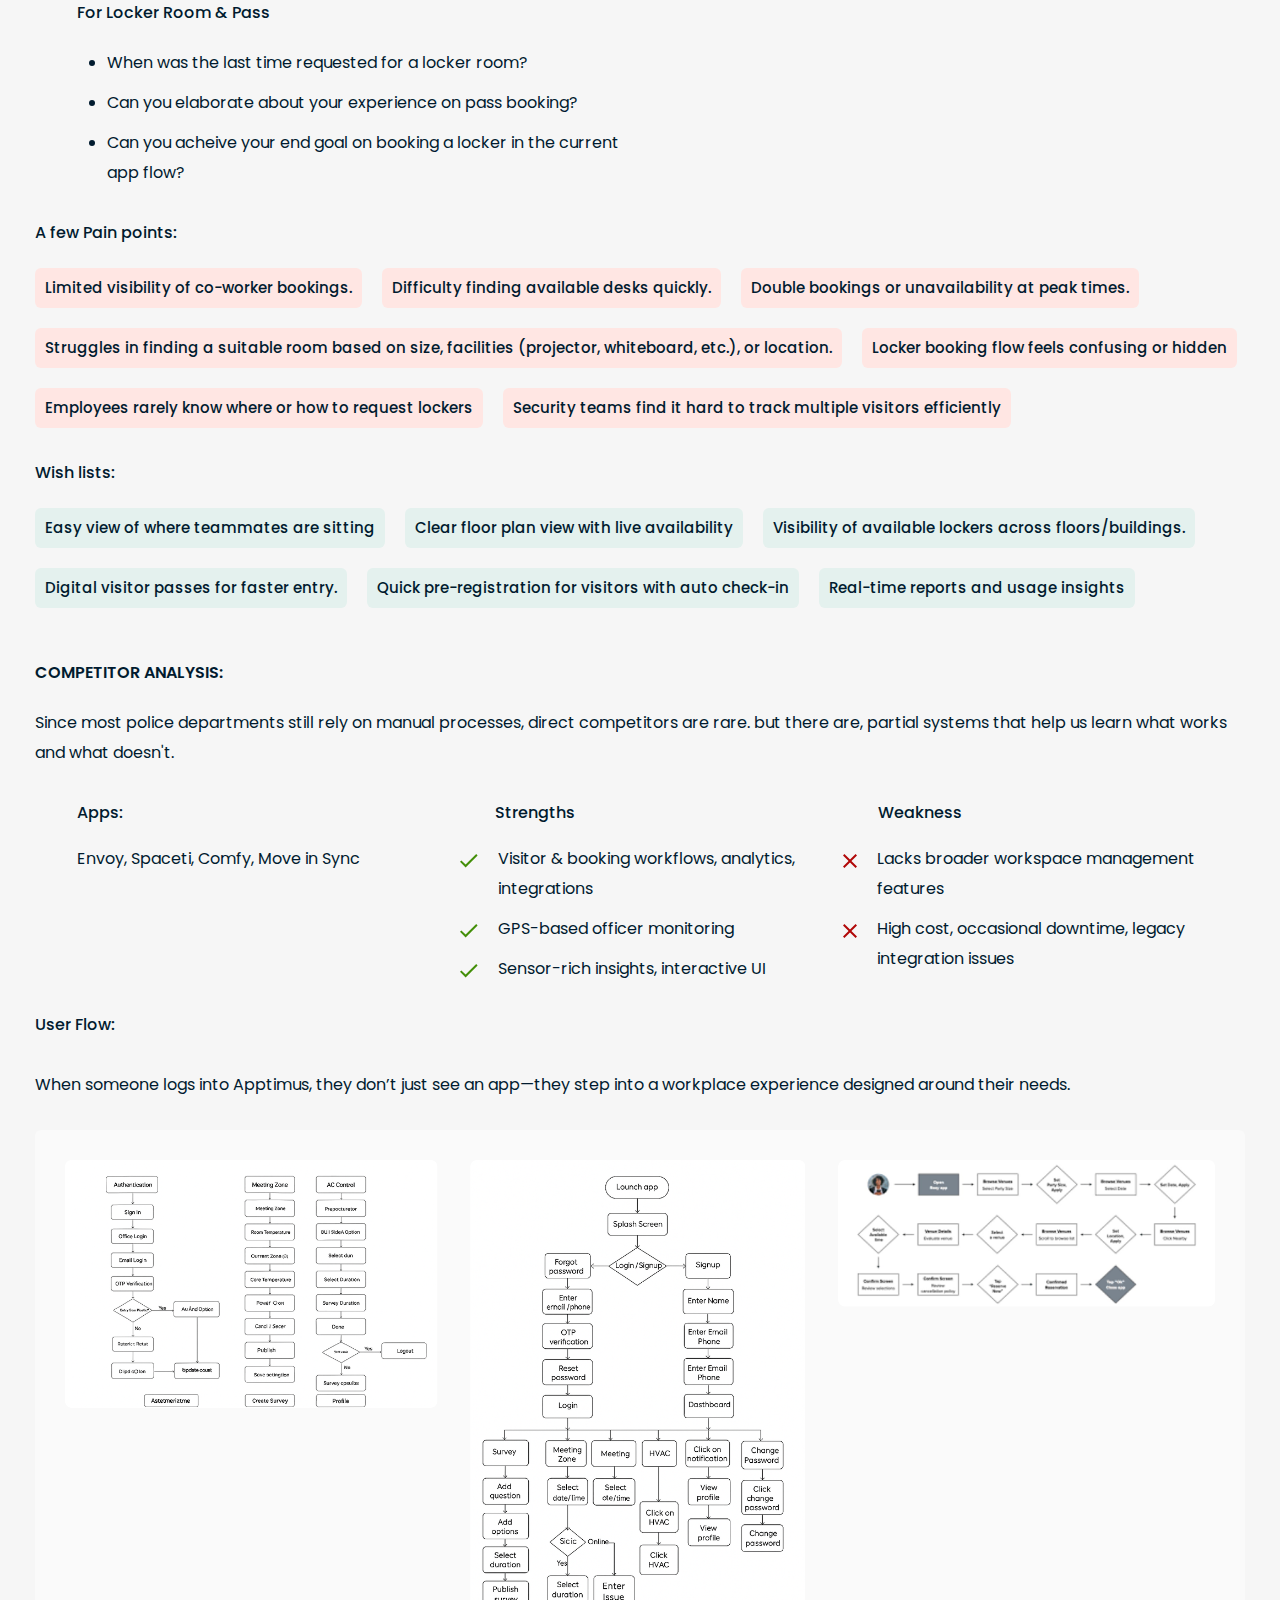
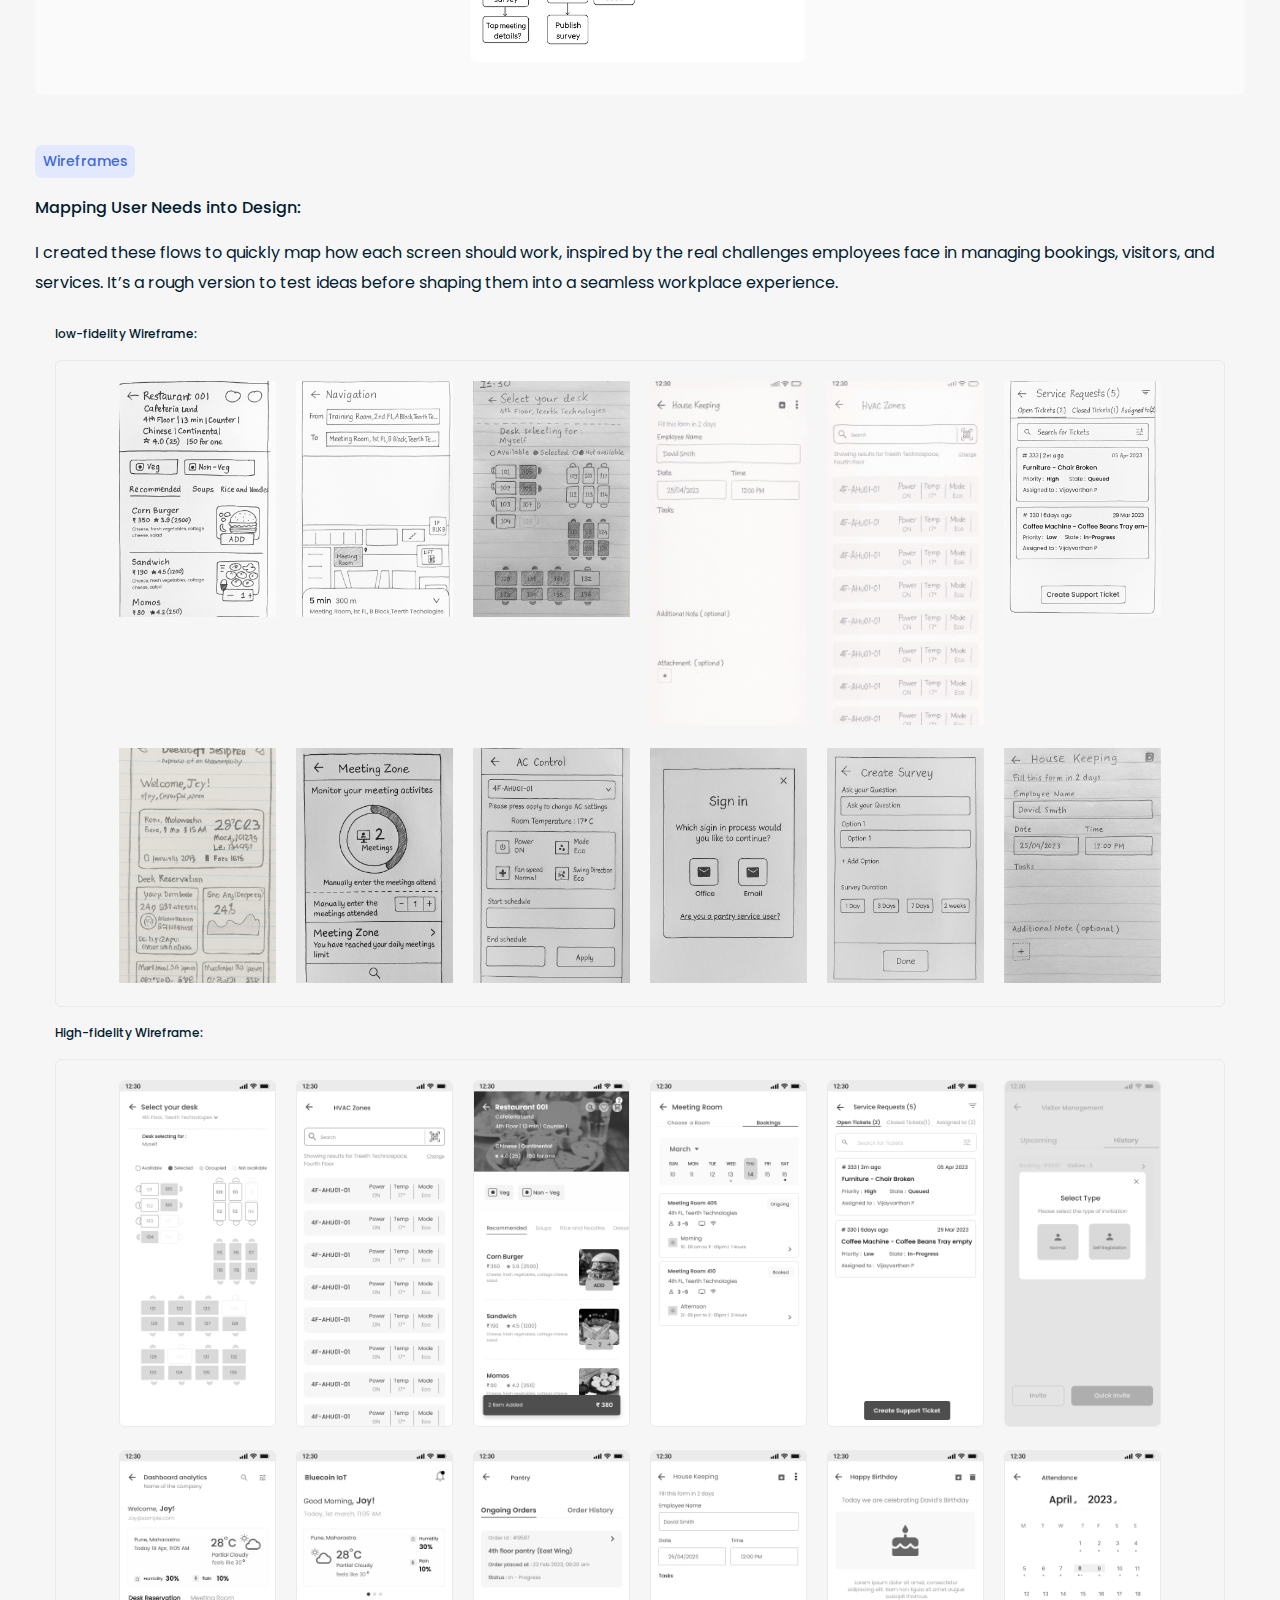
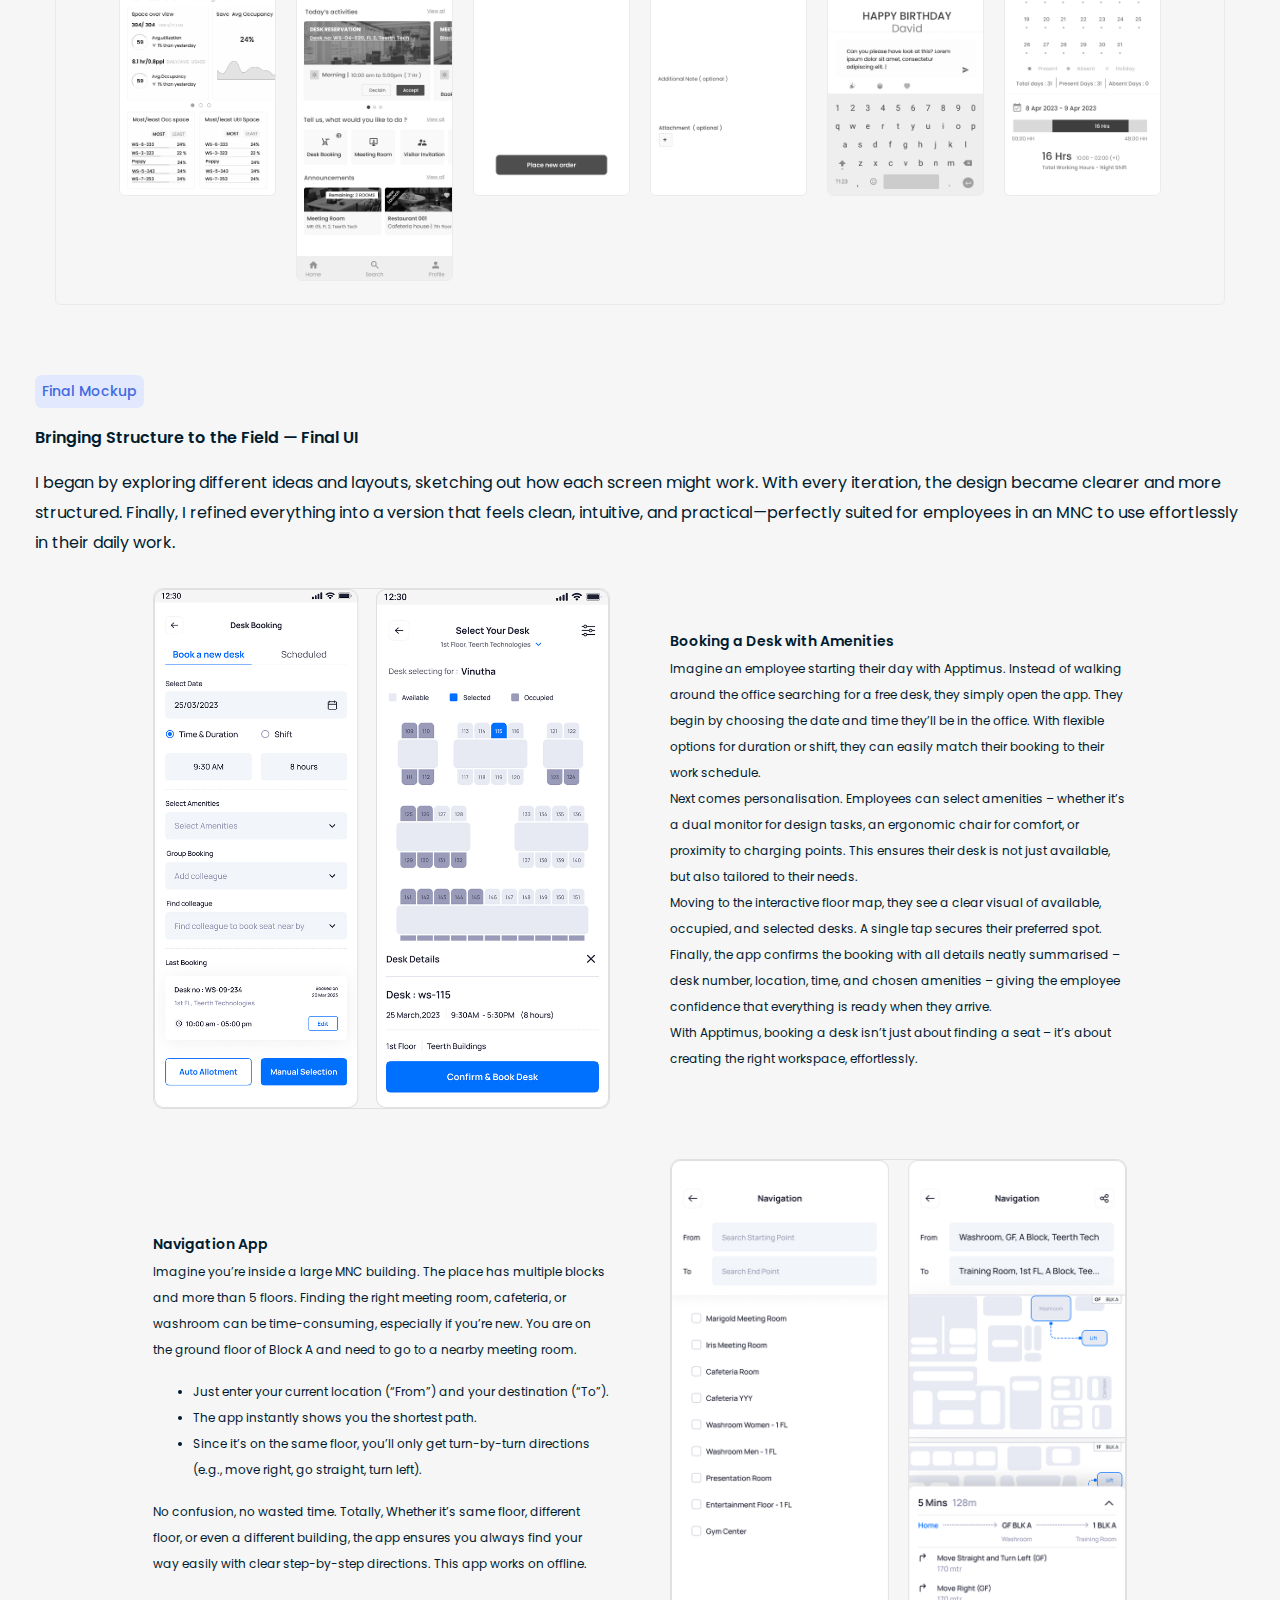
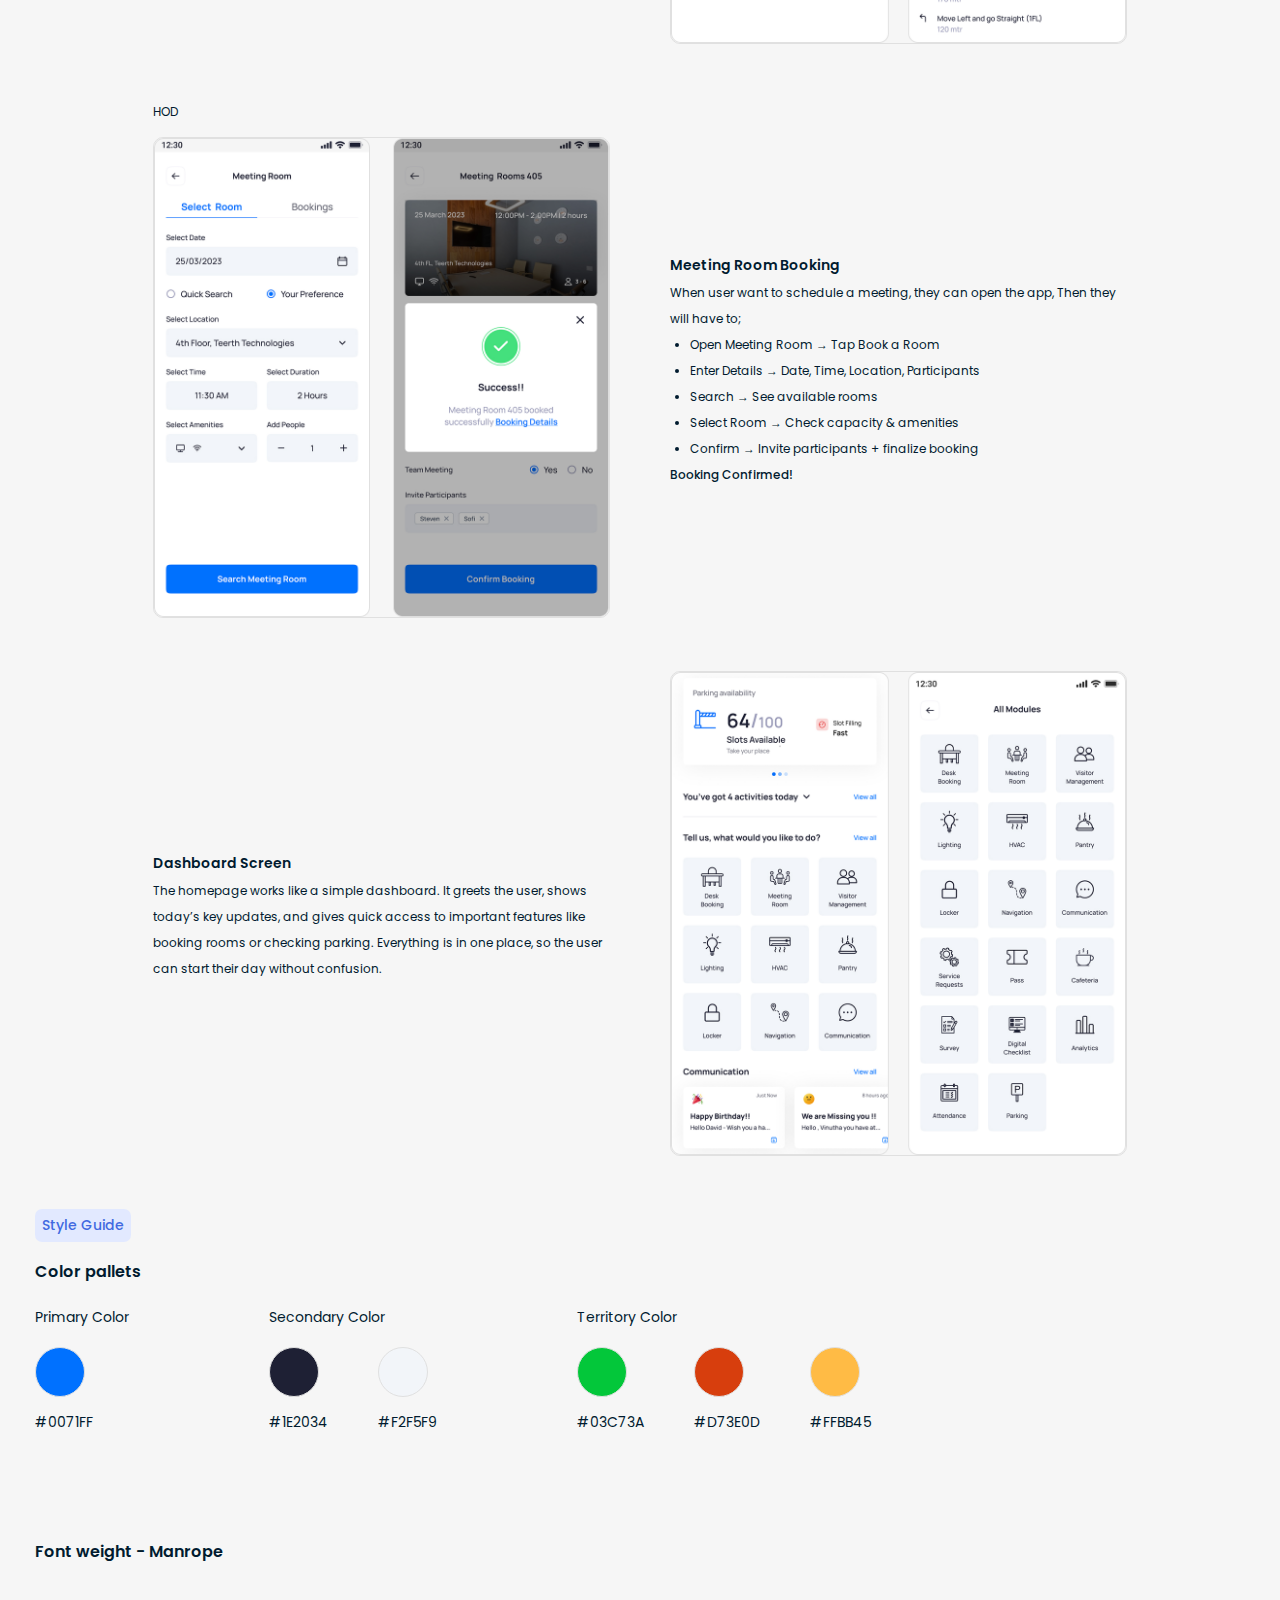
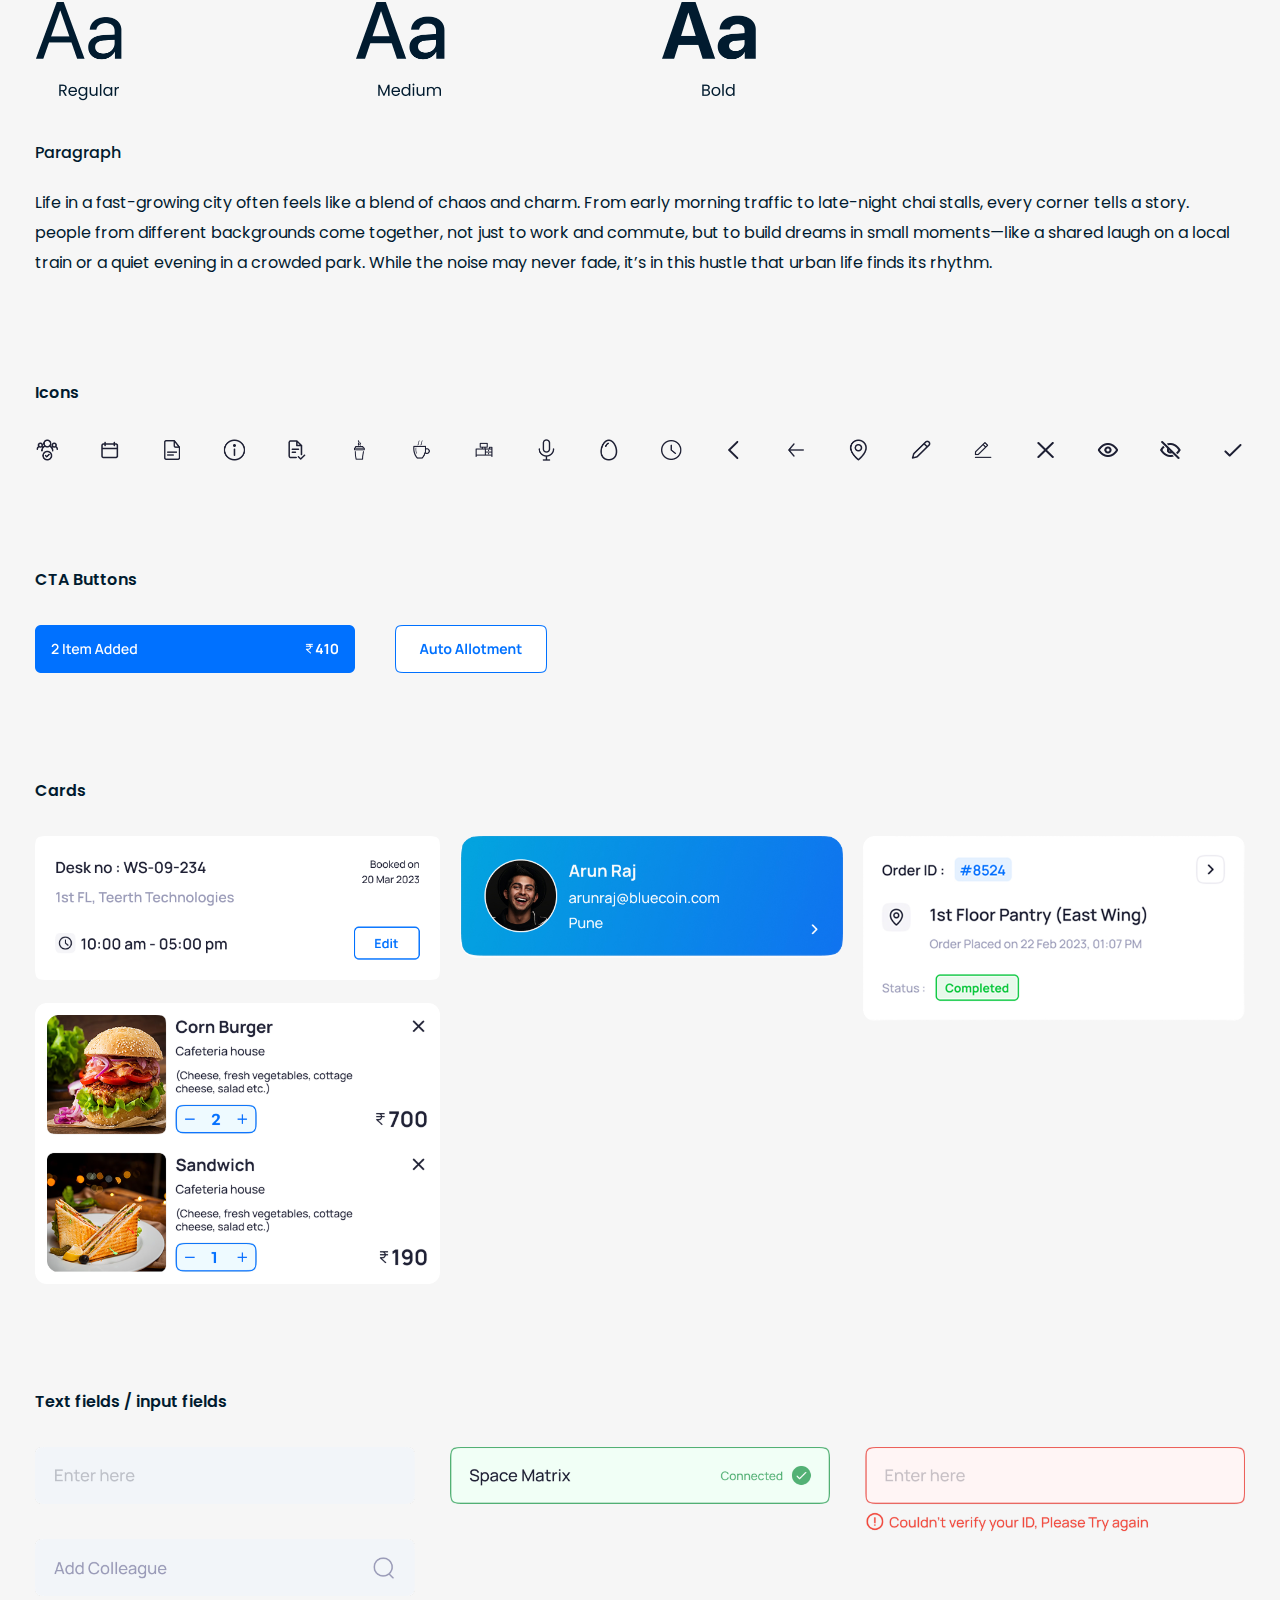
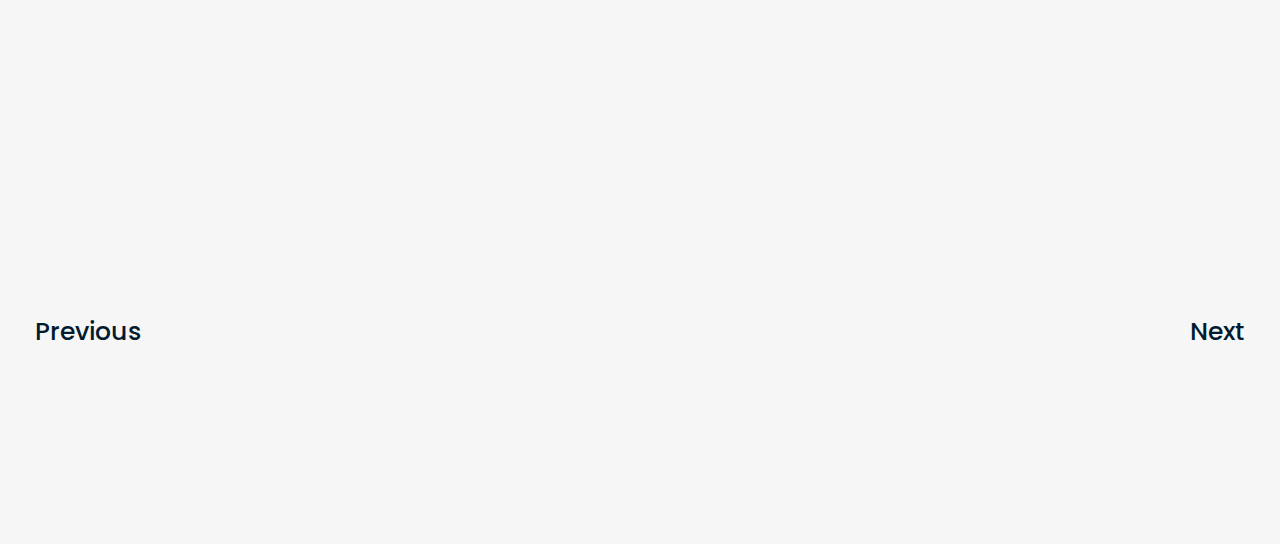
<file: detail-apptimus.html>
<!DOCTYPE html>
<html>

<head>
    <meta name="viewport" content="width=device-width, initial-scale=1">

    <title>Detail- Apptimus ( Bluecoin IOT ) - Vinutha</title>
    <link rel="stylesheet" href="Style.css">
    <link rel="preconnect" href="https://fonts.googleapis.com">
    <link rel="preconnect" href="https://fonts.gstatic.com" crossorigin>
    <link
        href="https://fonts.googleapis.com/css2?family=Poppins:ital,wght@0,100;0,200;0,300;0,400;0,500;0,600;0,700;0,800;0,900;1,100;1,200;1,300;1,400;1,500;1,600;1,700;1,800;1,900&display=swap"
        rel="stylesheet">
</head>

<body>

    <header>
        <div class="header-wrap">
            <div class="page-center">
                <div class="header-sec">
                    <div class="logo-wrap">
                        <p>vinutha.</p>
                    </div>

                    <input type="checkbox" id="menu-toggle">
                    <label for="menu-toggle" class="hamburger">
                        <span></span>
                        <span></span>
                        <span></span>
                    </label>

                    <div class="menu-wrap">
                        <ul>
                            <li><a href="/">Home</a></li>
                            <li><a href="/About.html">About Me</a></li>
                            <li><a href="">Resume</a></li>
                        </ul>
                    </div>
                </div>

            </div>
        </div>
    </header>

    <!----Detail Banner-->

    <div class="detail-banner details-blue">
        <div class="page-center">
            <div class="detail-banner-txt">
                <h1>What is Apptimus</h1>
                <p>Apptimus is a mobile app that simplifies workspace management with real-time collaboration and
                    actionable insights. Built for dynamic enterprises, it enables seamless control anytime, anywhere
                </p>
                <div class="detail-banner-img">
                    <img src="images/appbanner.png">
                </div>
            </div>
        </div>
    </div>

    <!----Detail Overview-->

    <div class="over-wrap">
        <div class="page-center">
            <div class="over-txt">
                <h2>Overview</h2>
                <p>Imagine walking into a workplace where everything flows effortlessly—your desk is already booked,
                    your visitor is welcomed without hassle, your meeting room is ready, and any service request is
                    handled instantly. Apptimus brings this experience to life with its smart modules for Desk Booking,
                    Visitor Management, Meeting Room Management, and Service Request Management, making workspaces more
                    connected, efficient, and people-friendly.</p>
            </div>
            <div class="over-lists">
                <div class="over-list">
                    <p><span>My Role</span></p>
                    <p>UX/UI Design, UX Research</p>
                </div>
                <div class="over-list">
                    <p><span>Tools</span></p>
                    <p>Figma</p>
                </div>
                <div class="over-list">
                    <p><span>Timeline</span></p>
                    <p>Nov - Jan</p>
                </div>
                <div class="over-list">
                    <p><span>Team</span></p>
                    <p>2 designer, 1 Project Manager</p>
                </div>
            </div>
        </div>
    </div>


    <!----challenge solution role-->
    <div class="csr-wrap dimp dapp">
        <div class="csr-c-wrap">
            <div class="page-center">
                <div class="csr-c-outer">
                    <div class="csr-c-top">
                        <h3>The Challenge</h3>
                        <p>In a busy workplace, employees often struggle to find a free desk, visitors wait in long
                            check-ins, meeting rooms get double-booked, and service
                            requests go unanswered. These small daily hurdles add up, slowing down productivity and
                            creating frustration across the organisation. lets see what are the challenges are faced by
                            users</p>
                    </div>

                    <div class="csr-c-sec">
                        <div class="csr-c-row csr-c-rowa">
                            <div class="csr-c-col csr-c-cola">
                                Employees waste time searching for available desks.
                            </div>
                            <div class="csr-c-col csr-c-colb">
                                Lack of visibility often leads to overcrowding in some areas and
                                underutilisation in others.
                            </div>
                        </div>
                        <div class="csr-c-row csr-c-rowb">
                            <div class="csr-c-col csr-c-colc">
                                No real-time visibility makes scheduling difficult for teams
                            </div>
                            <div class="csr-c-col csr-c-cold">
                                Frequent double-bookings or unused rooms disrupt productivity
                            </div>

                        </div>
                        <div class="csr-c-row csr-c-rowc">
                            <div class="csr-c-col csr-c-cole">
                                Delays in response and resolution reduce employee
                                satisfaction and efficiency.
                            </div>
                            <div class="csr-c-col csr-c-colf">
                                Requests often get buried in emails or informal chats.
                            </div>

                        </div>
                        <div class="csr-c-row csr-c-rowd">
                            <div class="csr-c-col csr-c-colg">
                                Manual check-in processes cause delays and poor first impressions
                            </div>

                        </div>
                    </div>
                </div>
            </div>
        </div>
        <div class="csr-s-wrap">
            <div class="page-center">
                <div class="csr-c-outer">
                    <div class="csr-s-top">
                        <h3>The Solution</h3>
                        <p>Picture this—you walk into the office and instantly know where your desk is, your guest
                            checks in without any hassle, the meeting room is free right
                            on time, and even that little service request gets fixed before it slows you down. With
                            Apptimus, all those everyday workplace struggles turn into
                            smooth, stress-free moments.</p>
                    </div>

                    <div class="csr-s-sec">
                        <div class="csr-s-row csr-s-rowa">
                            <div class="csr-s-col csr-s-cola">
                                Real-time scheduling prevents double-bookings and maximises
                                room utilisation.
                            </div>
                            <div class="csr-s-col csr-s-colb">
                                Employees can easily book desks in advance, ensuring fair usage and
                                better space optimisation.
                            </div>
                        </div>
                        <div class="csr-s-row csr-s-rowb">
                            <div class="csr-s-col csr-s-colc">
                                Quick digital check-ins provide a smooth, secure, and
                                professional welcome for guests.
                            </div>
                            <div class="csr-s-col csr-s-cold">
                                Centralizes all institutional data—from academics to placement
                                —into one intelligent, integrated platform.
                            </div>

                        </div>
                        <div class="csr-s-row csr-s-rowc">
                            <div class="csr-s-col csr-s-cole">
                                Apptimus notifies you instantly when a teammate books your
                                seat—so even if you forget, your spot is secured.
                            </div>
                            <div class="csr-s-col csr-s-colf">
                                Centralized requests and automated tracking speed up
                                responses, keeping employees satisfied and operations efficient.
                            </div>

                        </div>
                    </div>
                </div>
            </div>

        </div>
        <div class="csr-r-wrap">
            <div class="page-center">
                <div class="csr-r-outer">
                    <div class="csr-r-top">
                        <h3>My Role</h3>
                        <p>Designing Apptimus was like solving little puzzles of everyday office life—how to grab a desk
                            without the morning scramble, how to welcome guests with zero fuss, or how to make sure
                            meeting rooms don’t turn into battle zones. My role was to bring these moments together in a
                            way that feels effortless and cheerful for users. I focused on creating simple, friendly
                            designs that make the app feel less like a tool and more like a helpful buddy at work—always
                            there to keep things smooth and stress-free.</p>
                    </div>

                    <div class="csr-r-title">
                        <h3>Behind the scenes: Building Apptimus App.</h3>
                    </div>

                    <div class="csr-r-sec">
                        <div class="csr-r-secion csr-r-seciona">
                            <p>Over an online chat, we gathered their ideas,
                                cleared doubts, and aligned on what to do next.</p>
                            <img src="images/appa.png">
                        </div>
                        <div class="csr-r-secion csr-r-secionb">
                            <p>Sharing pain points, suggestions, Discussions by students</p>
                            <img src="images/appb.png">
                        </div>
                        <div class="csr-r-secion csr-r-secionc">
                            <p>Brainstorming with teammates/leads about pain points, suggestions, , as a designer how
                                can i simplify etc. </p>
                            <img src="images/appc.png">
                        </div>
                        <div class="csr-r-secion csr-r-seciond">
                            <p>I became the bridge — translating real needs into actionable
                                UI ideas, making sure tech meets reality</p>
                            <img src="images/appd.png">
                        </div>
                        <div class="csr-r-secion csr-r-secione">
                            <p>Me and a developer reviewing a screen design together. Each screen was shaped by their
                                feedback. we tested, Tweaked, repeat until one day they said <span>YES!</span>.</p>
                            <img src="images/appe.png">
                        </div>
                    </div>
                </div>
            </div>

        </div>
    </div>

    <!----Research Overview-->

    <div class="research-wrapper">
        <div class="page-center">
            <div class="research-outer">
                <div class="res-title">
                    <p>Research</p>
                </div>
                <div class="ini-res">
                    <h2>Initial Research</h2>
                    <p>While designing Apptimus, I connected with employees, managers, and facility teams to learn their
                        everyday struggles—from desk hunts to meeting room clashes. These insights helped me craft
                        simple, friendly solutions that make workplace life smoother and more joyful.</p>
                </div>
                <div class="def-res">
                    <h3>Defining the users:</h3>
                    <p>Before designing Apptimus, we asked a simple question—who’s really using this app every day? From
                        employees hunting for desks, to managers juggling teams, to facility staff keeping things
                        running, and admins overseeing it all—everyone had their own story. By stepping into their
                        shoes, we could design solutions that felt natural, helpful, and easy for each of them.</p>
                </div>
                <div class="res-color-cards">
                    <p>We identified three key user groups:</p>
                    <div class="color-cards">
                        <div class="color-card blue">
                            <h3>Employees</h3>
                            <h5>Roles: Staff, Associates, Team Members</h5>
                            <p>Focus: Desk booking, meeting room reservations, service requests, and day-to-day
                                workplace navigation</p>
                        </div>
                        <div class="color-card green">
                            <h3>Managers</h3>
                            <h5>Roles: Team Leads, Project Managers, Department Managers</h5>
                            <p>Focus: Student onboarding, fee tracking, placement data -
                                management, and departmental coordination</p>
                        </div>
                        <div class="color-card purple">
                            <h3>Administrators</h3>
                            <h5>Roles: Admin Staff, System Owners</h5>
                            <p>Focus: Overseeing overall operations, monitoring usage, managing configurations</p>
                        </div>
                    </div>
                </div>
            </div>
        </div>
    </div>

    <!---Interview-->

    <div class="intr-wrapper inp-intr">
        <div class="page-center">
            <div class="intr-outer">
                <div class="intr-txt">
                    <h3>Interviews:</h3>
                    <p>With Apptimus, we focused on real workplace moments—booking desks, finding meeting rooms,
                        welcoming visitors, managing lockers and passes, tracking attendance, and raising tickets or
                        surveys. Each feature was designed to remove friction and make the workday smoother, smarter,
                        and more enjoyable.</p>

                </div>
                <div class="intr-qtn-wrap">
                    <p class="intr-qtn-title">Some of the questions i have asked with users according to the Features
                    </p>
                    <div class="intr-qtns">
                        <div class="intr-qtn">
                            <p>For Room Management & Desk Booking:</p>
                            <ul>
                                <li>How often you use booking for a colleague feature?</li>
                                <li>Do you feel supported in your learning beyond academics
                                    (skills, career guidance, etc.)?</li>
                                <li>Did you faced any obstacles for desk booking process & desk check in?</li>
                            </ul>
                        </div>

                        <div class="intr-qtn">
                            <p>For Visiting Management:</p>
                            <ul>
                                <li>How do you find Quick invite comparing invite Visitor? explain</li>
                                <li>How do you find the process of Adding/inviting Visitor from the app?</li>
                                <li>Which process /flow didn’t liked in Visitor Mgt?</li>
                            </ul>
                        </div>

                        <div class="intr-qtn">
                            <p>For Meeting Room:</p>
                            <ul>
                                <li>Did you find the booking meeting room process easy or difficult?</li>
                                <li>Have you faced any problem while using this meeting room booking module?If yes,
                                    Please describe</li>
                                <li>Can you tell me about time when you struggled to find suitable  meeting room for
                                    your needs.</li>
                            </ul>
                        </div>
                        <div class="intr-qtn">
                            <p>For Pantry:</p>
                            <ul>
                                <li>What you think about the flow transition between entering delivery  location & QR
                                    code scan on pantry booking?</li>
                                <li>How helpful is Group and Personalised order? </li>
                                <li>What feature you like to add or remove in the pantry?</li>
                            </ul>
                        </div>

                        <div class="intr-qtn">
                            <p>For Locker Room & Pass</p>
                            <ul>
                                <li>When was the last time requested for a locker room? </li>
                                <li>Can you elaborate about your experience on pass booking?</li>
                                <li>Can you acheive your end goal on booking a locker in the current app flow?</li>
                            </ul>
                        </div>

                    </div>
                </div>
                <div class="intr-bottom">
                    <div class="intr-bottom-row">
                        <p>A few Pain points:</p>
                        <ul class="intr-lists orange">
                            <li>Limited visibility of co-worker bookings.</li>
                            <li>Difficulty finding available desks quickly.</li>
                            <li>Double bookings or unavailability at peak times.</li>
                            <li>Struggles in finding a suitable room based on size, facilities (projector, whiteboard,
                                etc.), or location.</li>
                            <li>Locker booking flow feels confusing or hidden</li>
                            <li>Employees rarely know where or how to request lockers</li>
                            <li>Security teams find it hard to track multiple visitors efficiently</li>
                        </ul>
                    </div>
                    <div class="intr-bottom-row">
                        <p>Wish lists:</p>
                        <ul class="intr-lists green">
                            <li>Easy view of where teammates are sitting</li>
                            <li>Clear floor plan view with live availability</li>
                            <li>Visibility of available lockers across floors/buildings.</li>
                            <li>Digital visitor passes for faster entry.</li>
                            <li>Quick pre-registration for visitors with auto check-in</li>
                            <li>Real-time reports and usage insights</li>
                        </ul>
                    </div>
                </div>
            </div>
        </div>
    </div>


    <!---Competitor Analysis:-->

    <div class="comp-wrapper">
        <div class="page-center">
            <div class="comp-outer">
                <div class="comp-txt">
                    <h3>Competitor Analysis:</h3>
                    <p>Since most police departments still rely on manual processes, direct competitors are rare. but
                        there are, partial systems that help us learn what works and what doesn't.</p>

                </div>
                <div class="comp-cards">
                    <div class="comp-card">
                        <p>Apps:</p>
                        <ul>
                            <li>Envoy, Spaceti, Comfy, Move in Sync</li>
                        </ul>
                    </div>
                    <div class="comp-card right">
                        <p>Strengths</p>
                        <ul>
                            <li><img src="images/Vectorr.svg"> Visitor & booking workflows, analytics, 
                                integrations</li>
                                <li><img src="images/Vectorr.svg"> GPS-based officer monitoring</li>
                                <li><img src="images/Vectorr.svg"> Sensor-rich insights, interactive UI</li>
                        </ul>
                    </div>
                    <div class="comp-card wrong">
                        <p>Weakness</p>
                        <ul>
                            <li><img src="images/Vectorx.svg"> Lacks broader workspace management features</li>
                            <li><img src="images/Vectorx.svg"> High cost, occasional downtime, legacy  integration issues</li>
                        </ul>
                    </div>
                </div>
            </div>
        </div>
    </div>


    <!---User Flow:-->

    <div class="user-wrapper">
        <div class="page-center">
            <div class="user-outer">
                <div class="user-txt">
                    <h3>User Flow:</h3>
                    <p>When someone logs into Apptimus, they don’t just see an app—they step into a workplace experience
                        designed around their needs.</p>

                </div>
                <div class="user-img">
                    <img src="images/appu.png">
                </div>
            </div>
        </div>
    </div>

    <!---Wireframes-->

    <div class="wire-wrapper">
        <div class="page-center">
            <div class="wire-outer">
                <div class="wire-title">
                    <p>Wireframes</p>
                </div>
            </div>
            <div class="wire-txt">
                <h3>Mapping User Needs into Design:</h3>
                <p>I created these flows to quickly map how each screen should work, inspired by the real challenges
                    employees face in managing bookings, visitors, and services. It’s a rough version to test ideas
                    before shaping them into a seamless workplace experience.</p>

            </div>
            <div class="wireframes app-wire">
                <div class="wireframes-low">
                    <p>low-fidelity Wireframe:</p>
                    <ul>
                        <li>
                            <img src="images/appla.png">
                        </li>

                        <li>
                            <img src="images/applb.png">
                        </li>

                        <li>
                            <img src="images/applc.png">
                        </li>

                        <li>
                            <img src="images/appld.png">
                        </li>

                        <li>
                            <img src="images/apple.png">
                        </li>
                        <li>
                            <img src="images/applf.png">
                        </li>

                        <li>
                            <img src="images/applg.png">
                        </li>

                        <li>
                            <img src="images/applh.png">
                        </li>

                        <li>
                            <img src="images/appli.png">
                        </li>

                        <li>
                            <img src="images/applj.png">
                        </li>

                        <li>
                            <img src="images/applk.png">
                        </li>
                        <li>
                            <img src="images/appll.png">
                        </li>



                    </ul>
                </div>
                <div class="wireframes-high">

                    <p>High-fidelity Wireframe:</p>
                    <ul>
                        <li>
                            <img src="images/appha.jpg">
                        </li>

                        <li>
                            <img src="images/apphb.jpg">
                        </li>

                        <li>
                            <img src="images/apphc.jpg">
                        </li>

                        <li>
                            <img src="images/apphd.jpg">
                        </li>

                        <li>
                            <img src="images/apphe.jpg">
                        </li>

                        <li>
                            <img src="images/apphf.jpg">
                        </li>
                        <li>
                            <img src="images/apphg.jpg">
                        </li>
                        <li>
                            <img src="images/apphh.jpg">
                        </li>

                        <li>
                            <img src="images/apphi.jpg">
                        </li>

                        <li>
                            <img src="images/apphj.jpg">
                        </li>

                        <li>
                            <img src="images/apphk.jpg">
                        </li>
                        <li>
                            <img src="images/apphl.jpg">
                        </li>


                    </ul>
                </div>
            </div>
        </div>
    </div>

    <!---Final Mockup-->

    <div class="fm-wrapper">
        <div class="page-center">
            <div class="fm-outer">
                <div class="fm-title">
                    <p>Final Mockup</p>
                </div>
            </div>
            <div class="fm-txt">
                <h3>Bringing Structure to the Field — Final UI</h3>
                <p>I began by exploring different ideas and layouts, sketching out how each screen might work. With
                    every iteration, the design became clearer and
                    more structured. Finally, I refined everything into a version that feels clean, intuitive, and
                    practical—perfectly suited for employees in an MNC to
                    use effortlessly in their daily work.</p>

            </div>
            <div class="fm-cards pm-fm-card">

                <div class="fm-card">
                    <div class="fm-cards-txt">
                        <h3>Booking a Desk with Amenities</h3>
                        <p>Imagine an employee starting their day with Apptimus. Instead of walking around the office
                            searching for a free desk, they simply open the app.
                            They begin by choosing the date and time they’ll be in the office. With flexible options for
                            duration or shift, they can easily match their booking to their work schedule. <br>Next
                            comes personalisation. Employees can select amenities – whether it’s a dual monitor for
                            design tasks, an ergonomic chair for comfort, or proximity to charging points. This ensures
                            their desk is not just available, but also tailored to their needs.
                            <br>Moving to the interactive floor map, they see a clear visual of available, occupied, and
                            selected desks. A single tap secures their preferred spot.
                            Finally, the app confirms the booking with all details neatly summarised – desk number,
                            location, time, and chosen amenities – giving the employee confidence that everything is
                            ready when they arrive.
                            <br>With Apptimus, booking a desk isn’t just about finding a seat – it’s about creating the
                            right workspace, effortlessly.
                        </p>
                    </div>

                    <div class="fm-cards-img">
                        <img src="images/appta.png">
                    </div>
                </div>

                <div class="fm-card">
                    <div class="fm-cards-txt">
                        <h3>Navigation App</h3>
                        <p>Imagine you’re inside a large MNC building. The place has multiple blocks and more than 5
                            floors. Finding the right meeting room, cafeteria, or washroom can be time-consuming,
                            especially if you’re new. You are on the ground floor of Block A and need to go to a nearby
                            meeting room.</p>
                        <ul>
                            <li>Just enter your current location (“From”) and your destination (“To”).</li>
                            <li>The app instantly shows you the shortest path.</li>
                            <li>Since it’s on the same floor, you’ll only get turn-by-turn directions (e.g., move right,
                                go straight, turn left).</li>
                        </ul>
                        <p> No confusion, no wasted time. Totally, Whether it’s same floor, different floor, or even a
                            different building, the app ensures you always find your way easily with clear step-by-step
                            directions. This app works on offline.</p>
                    </div>

                    <div class="fm-cards-img">
                        <div class="fm-cards-imgs">
                            <img src="images/apptb.png">
                        </div>


                    </div>
                </div>

                <div class="fm-card">

                    <p>HOD</p>
                    <div class="fm-cards-txt">
                        <div class="fm-cards-txts">
                            <h3>Meeting Room Booking</h3>
                            <p>When user want to schedule a meeting, they can open the app, Then they will have to;</p>
                            <ul>
                                <li>Open Meeting Room → Tap Book a Room</li>
                                <li>Enter Details → Date, Time, Location, Participants</li>
                                <li>Search → See available rooms</li>
                                <li>Select Room → Check capacity & amenities</li>
                                <li>Confirm → Invite participants + finalize booking</li>
                            </ul>
                            <p style="font-weight: 500;"> Booking Confirmed!</p>
                        </div>

                    </div>

                    <div class="fm-cards-img">
                        <div class="fm-cards-imgs">
                            <img src="images/apptc.png">
                        </div>

                    </div>
                </div>

                <div class="fm-card">
                    <div class="fm-cards-txt">
                        <h3>Dashboard Screen</h3>
                        <p>The homepage works like a simple dashboard. It greets the user, shows today’s key updates,
                            and gives quick access to important features like booking rooms or checking parking.
                            Everything is in one place, so the user can start their day without confusion.</p>
                    </div>

                    <div class="fm-cards-img">
                        <div class="fm-cards-imgs">
                            <img src="images/apptd.png">
                        </div>


                    </div>
                </div>



            </div>
        </div>

    </div>



    <!---Style Guide-->

    <div class="styleg-wrapper">
        <div class="page-center">
            <div class="styleg-title">
                <p>Style Guide</p>
            </div>

            <div class="styleg-wrap">


                <div class="styleg-colors">
                    <div class="styleg-sec-title">
                        <p>Color pallets</p>
                    </div>
                    <div class="styleg-sec">
                        <div class="styleg-sec-inner">
                            <p>Primary Color</p>
                            <ul class="styleg-color">
                                <li>
                                    <span class="color-blue" style="background-color: #0071FF;"></span>
                                    <span class="color-code">#0071FF</span>

                                </li>
                            </ul>
                        </div>
                        <div class="styleg-sec-inner">
                            <p>Secondary Color</p>
                            <ul class="styleg-color">
                                <li>
                                    <span class="color-blue" style="background-color: #1E2034;"></span>
                                    <span class="color-code">#1E2034</span>

                                </li>
                                <li>
                                    <span class="color-blue" style="background-color: #F2F5F9;"></span>
                                    <span class="color-code">#F2F5F9</span>

                                </li>
                            </ul>
                        </div>
                        <div class="styleg-sec-inner">
                            <p>Territory Color</p>
                            <ul class="styleg-color">
                                <li>
                                    <span class="color-green" style="background-color: #03C73A;"></span>
                                    <span class="color-code">#03C73A</span>

                                </li>
                                <li>
                                    <span class="color-red" style="background-color: #D73E0D;"></span>
                                    <span class="color-code">#D73E0D</span>

                                </li>
                                <li>
                                    <span class="color-orange" style="background-color: #FFBB45;"></span>
                                    <span class="color-code">#FFBB45</span>

                                </li>
                            </ul>
                        </div>
                    </div>
                </div>

                <div class="styleg-font">
                    <div class="styleg-sec-title">
                        <p>Font weight - Manrope</p>
                    </div>
                    <ul>
                        <li><img src="images/inpletter.png"></li>
                    </ul>
                    <div class="styleg-font-txt">
                        <h4>Paragraph</h4>
                        <p>Life in a fast-growing city often feels like a blend of chaos and charm. From early morning
                            traffic to late-night chai stalls, every corner tells a story. people from different
                            backgrounds come together, not just to work and commute, but to build dreams in small
                            moments—like a shared laugh on a local train or a quiet evening in a crowded park. While the
                            noise may never fade, it’s in this hustle that urban life finds its rhythm.</p>
                    </div>
                </div>


                <div class="styleg-icons-btn appicon">
                    <div class="styleg-icons">
                        <div class="styleg-sec-title">
                            <p>Icons</p>
                        </div>
                        <ul>
                            <li><img src="images/appicon.png"></li>
                        </ul>
                    </div>
                    <div class="styleg-btn">
                        <div class="styleg-sec-title">
                            <p>CTA Buttons</p>
                        </div>
                        <ul>
                            <li><img src="images/appcta.png"></li>
                        </ul>
                    </div>
                </div>


                <div class="styleg-cards">
                    <div class="styleg-sec-title">
                        <p>Cards</p>
                    </div>
                    <ul>
                        <li><img src="images/appcara.png"><br><img src="images/appcard.png"></li>
                        <li><img src="images/appcarb.png"></li>
                        <li><img src="images/appcarc.png"></li>
                    </ul>
                </div>

                <div class="styleg-cards">
                    <div class="styleg-sec-title">
                        <p>Text fields / input fields</p>
                    </div>
                    <ul>
                        <li><img src="images/appinput.png">
                    </ul>
                </div>

            </div>
        </div>
    </div>


    <!---previous next-->
    <div class="pagination">
        <div class="page-center">
            <ul>
                <li><a href="/detail-inpulse.html">Previous</a></li>
                <li><a href="/pm-connect.html">Next</a></li>
            </ul>
        </div>
    </div>


</body>

</html>
</file>
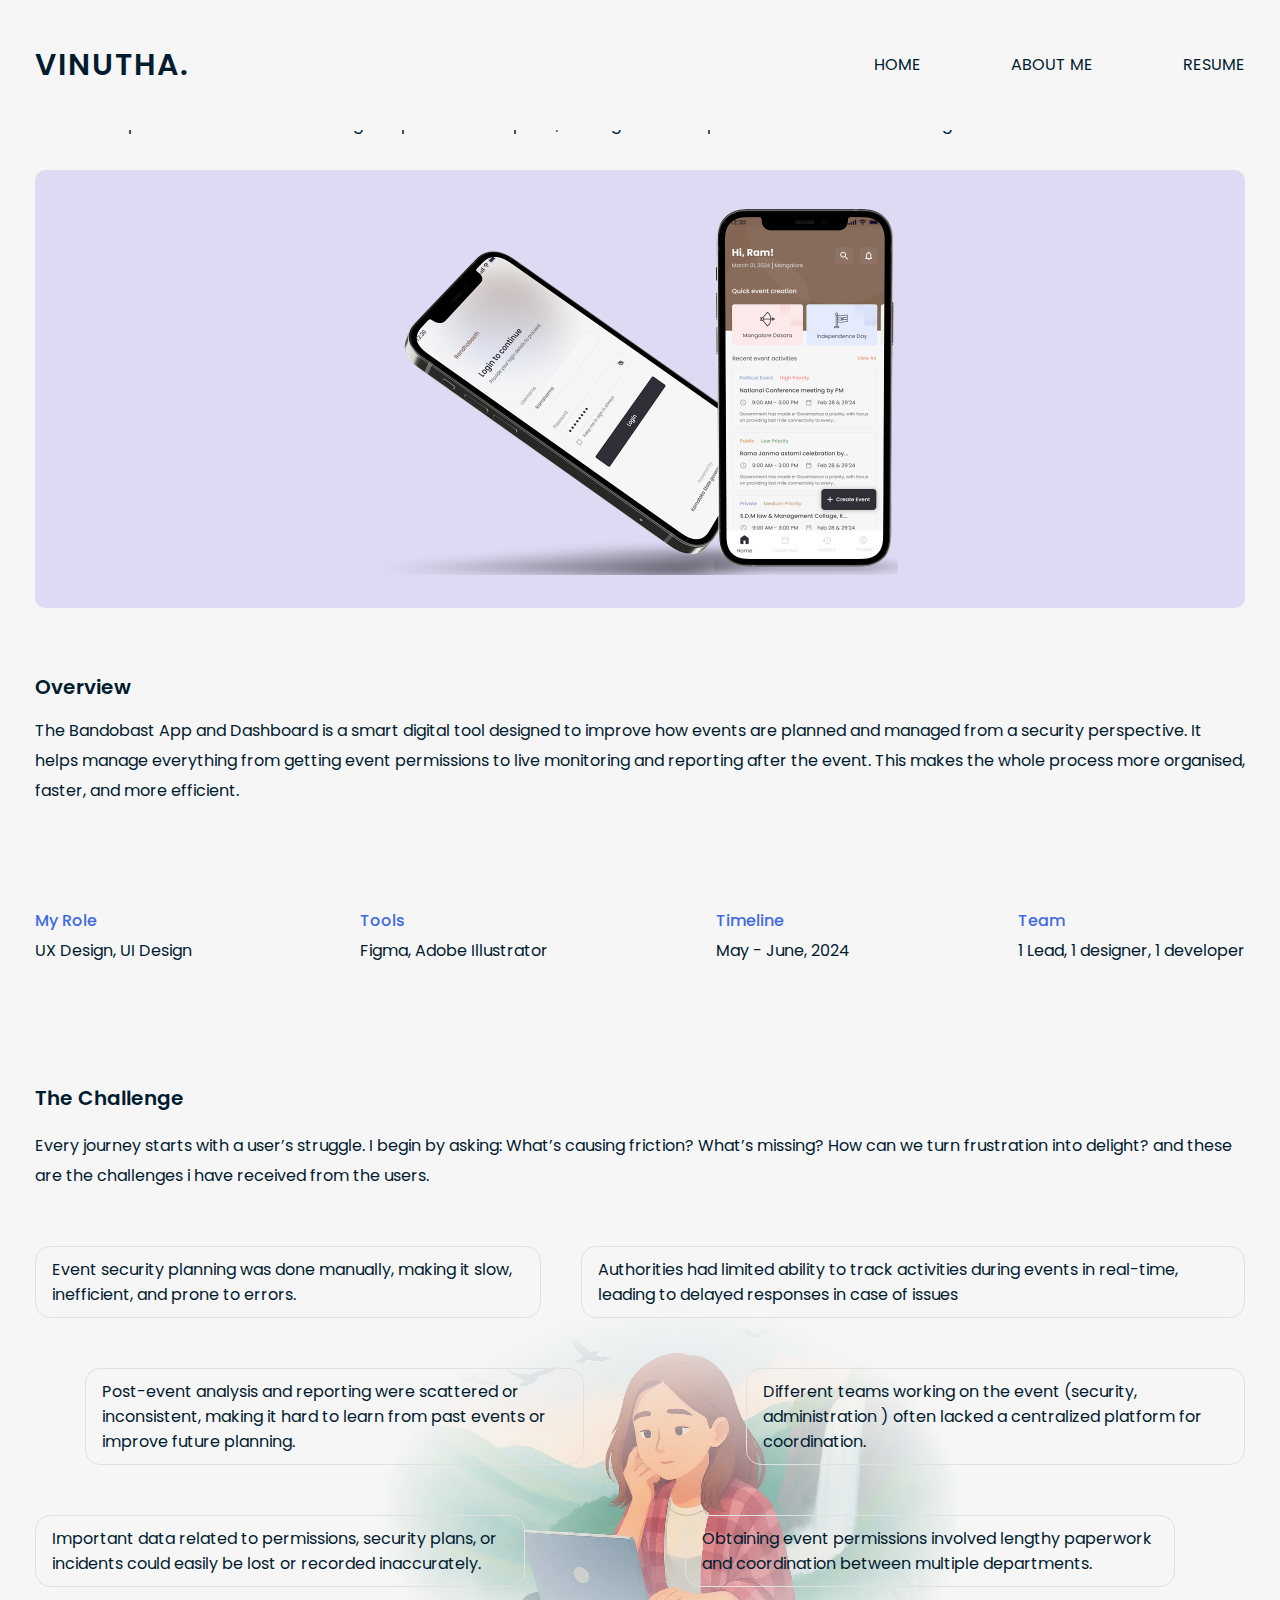
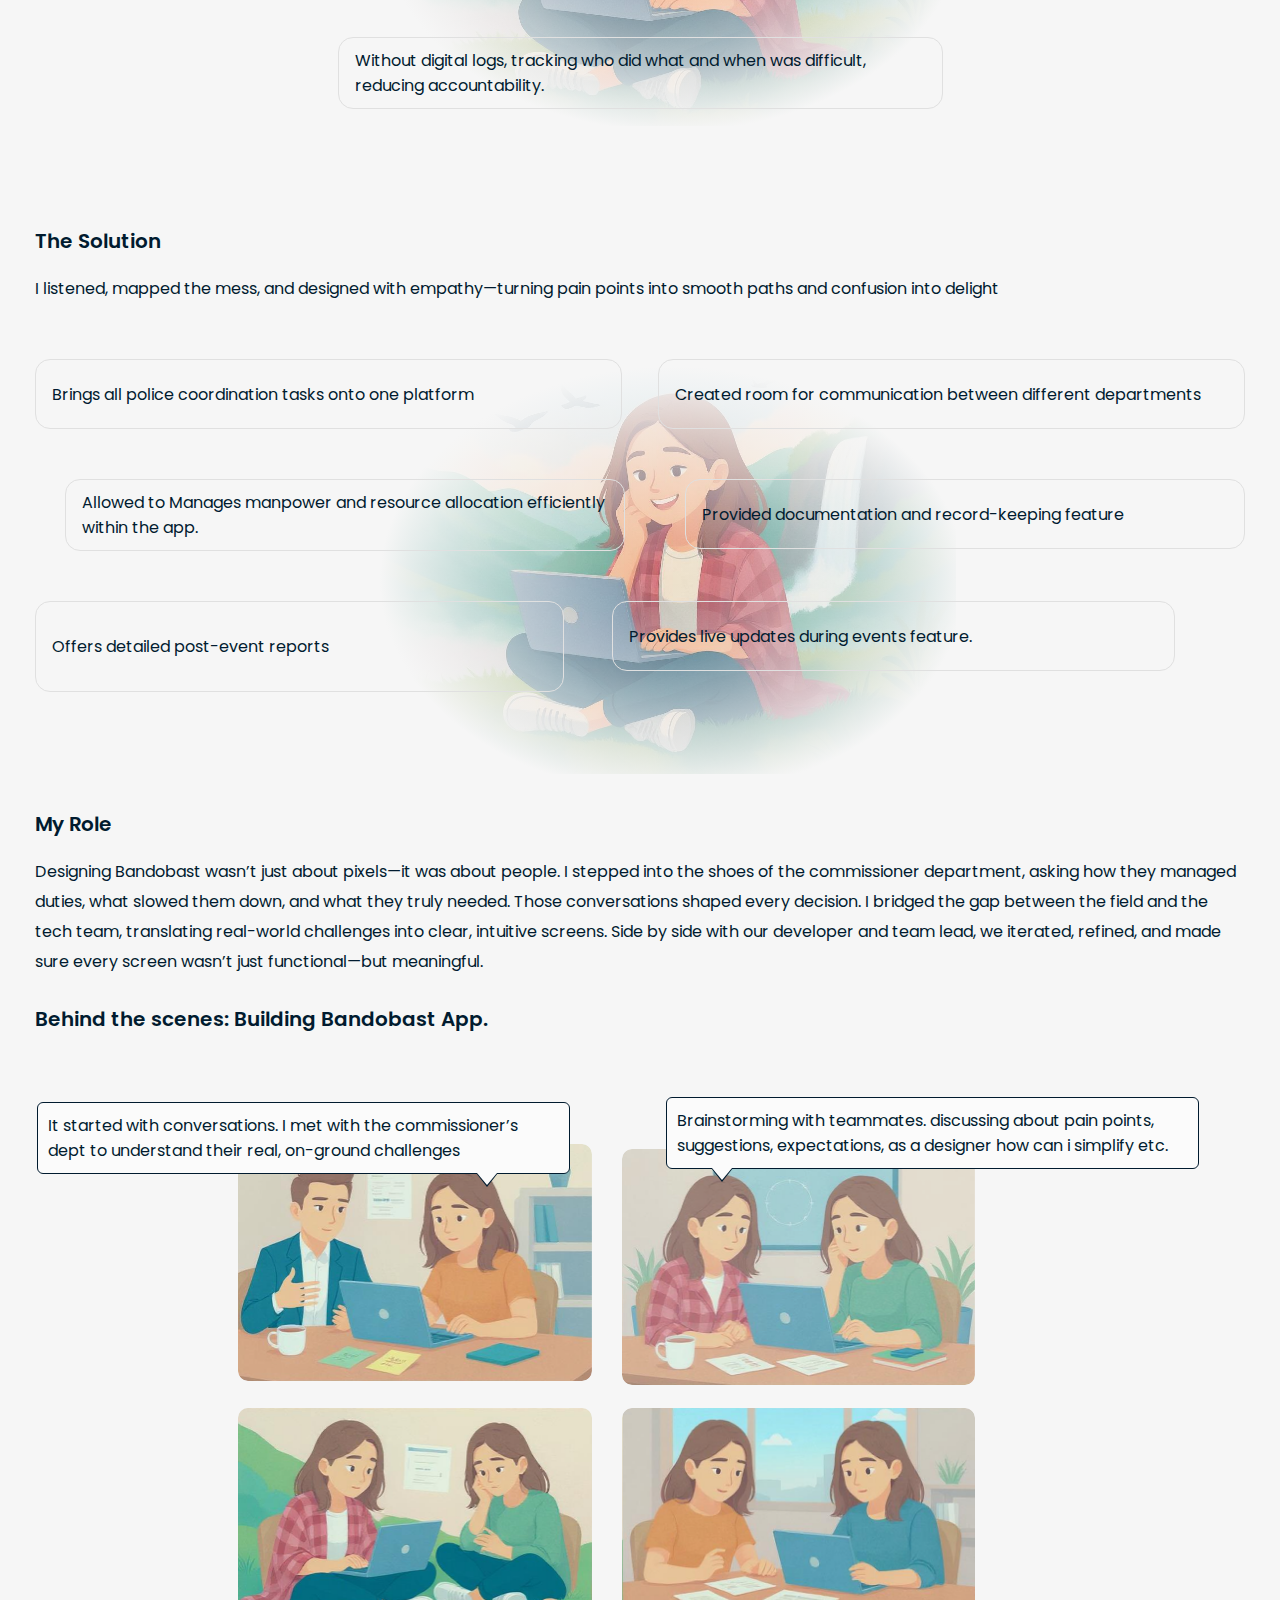
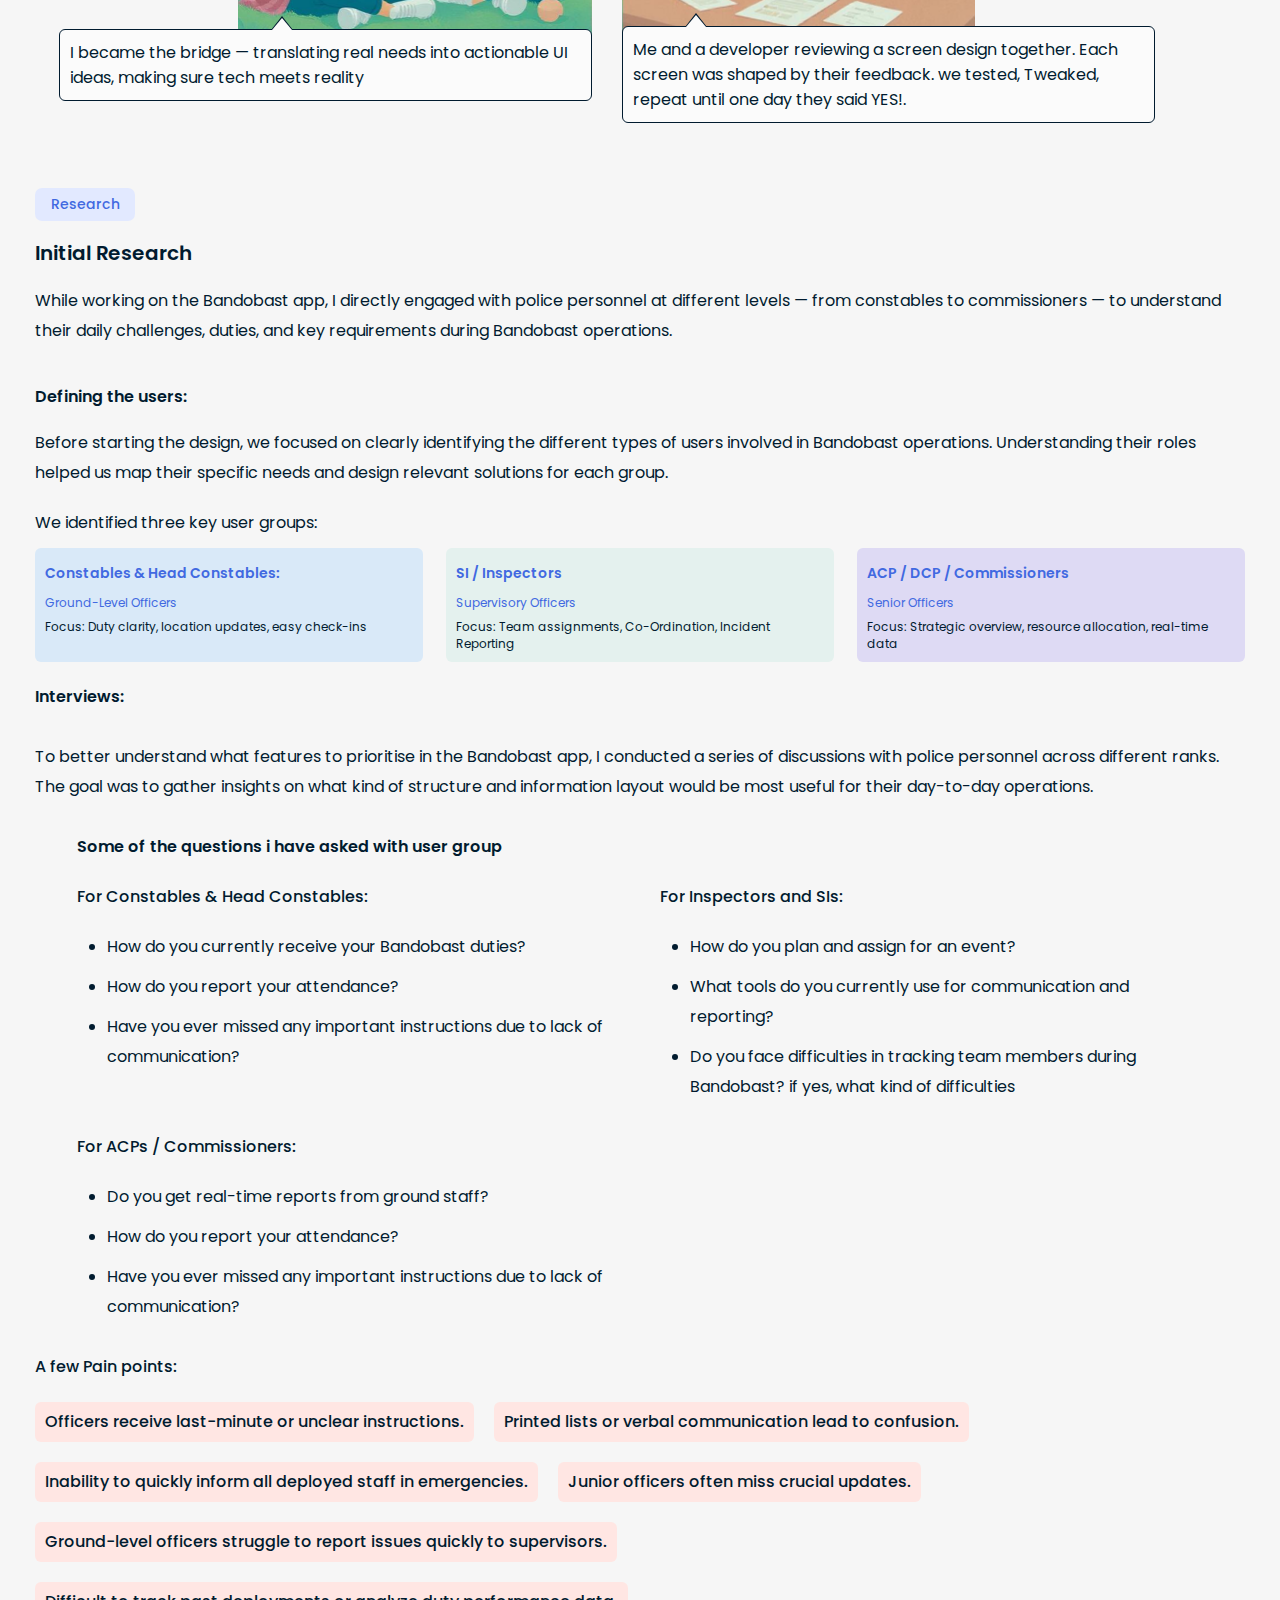
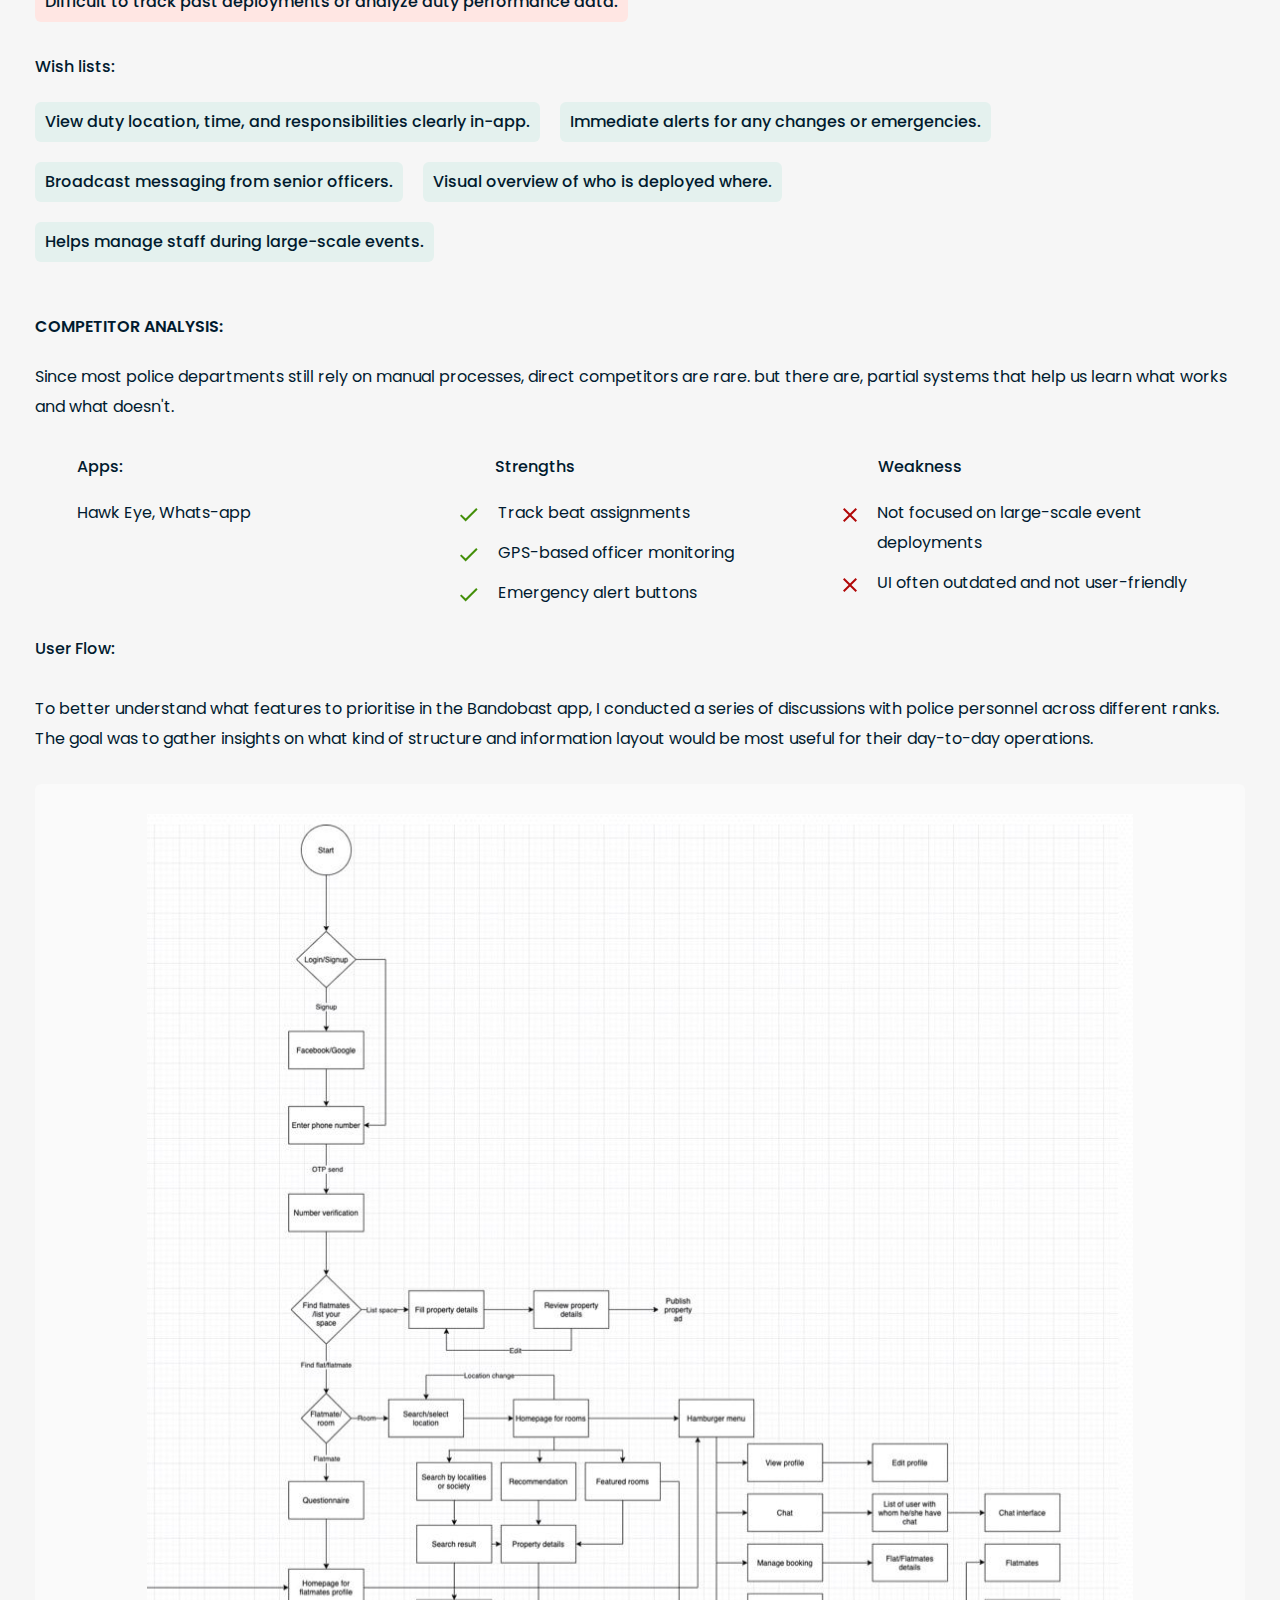
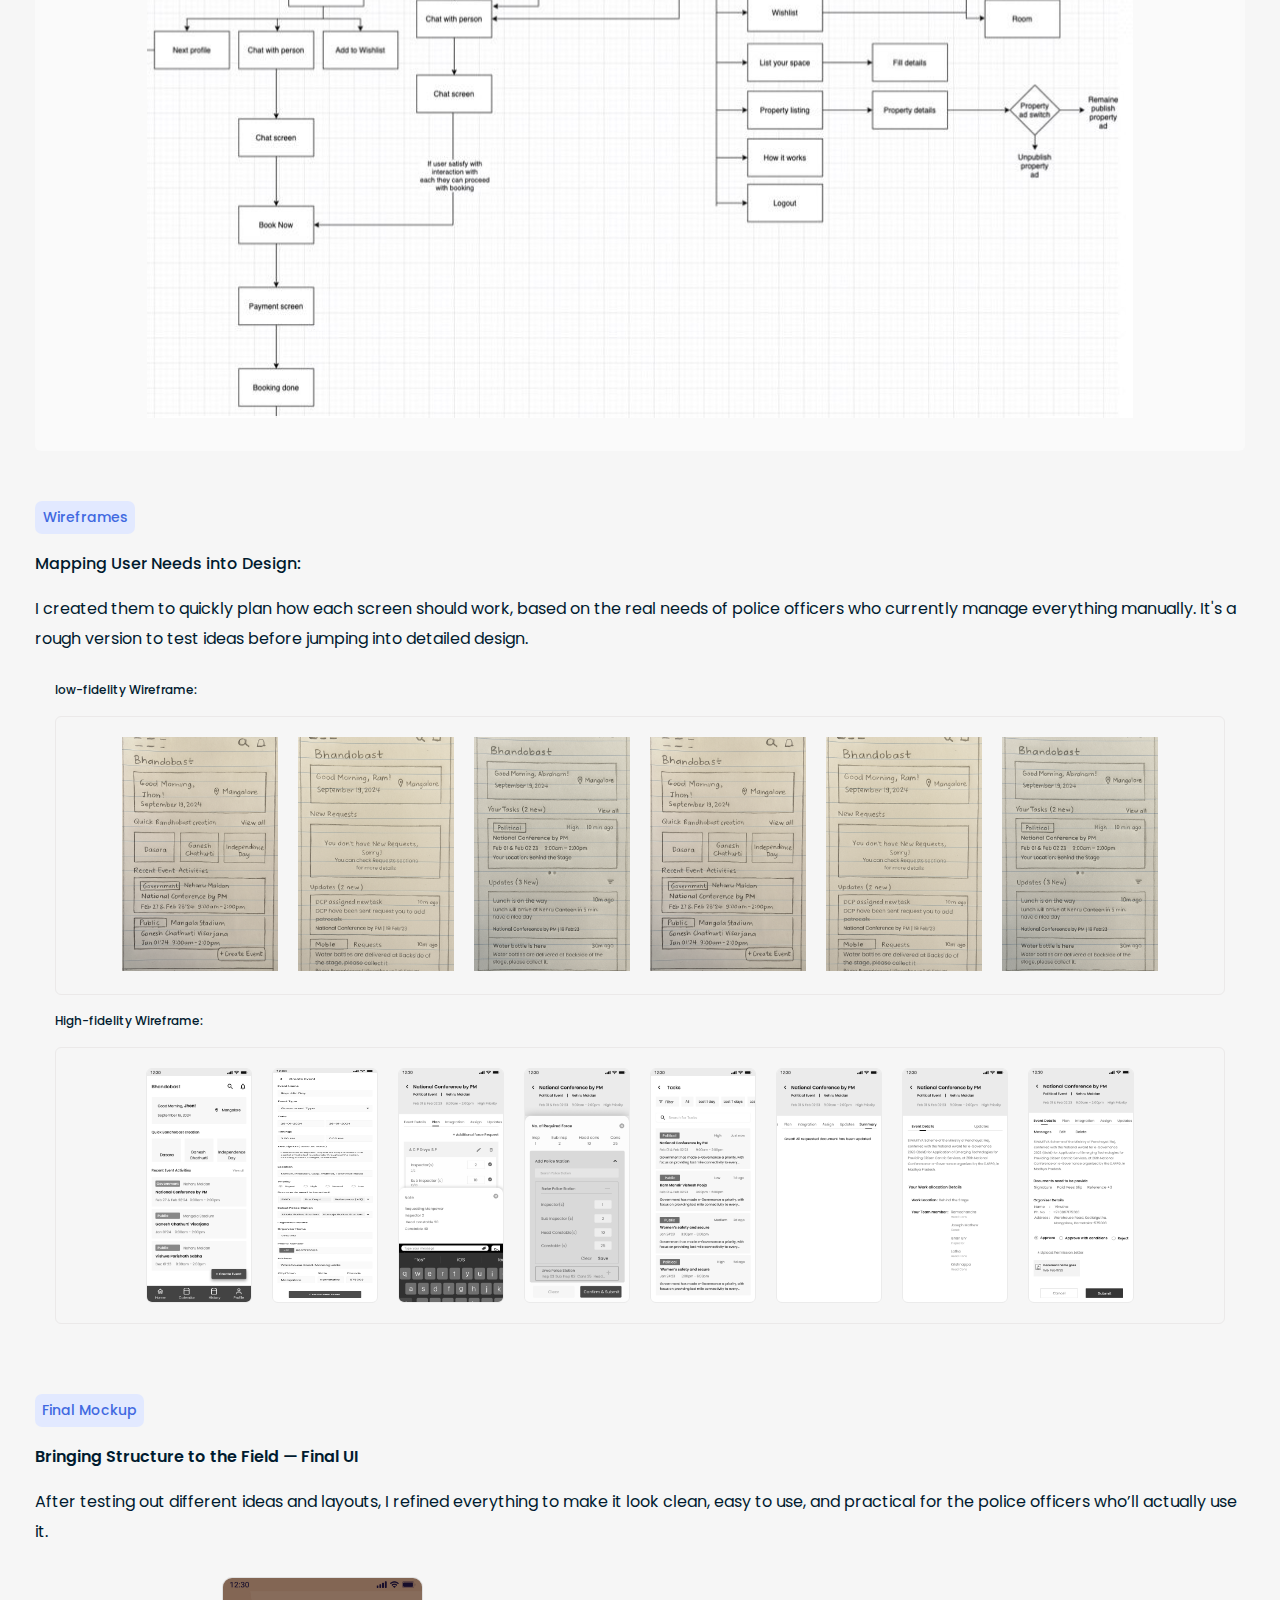
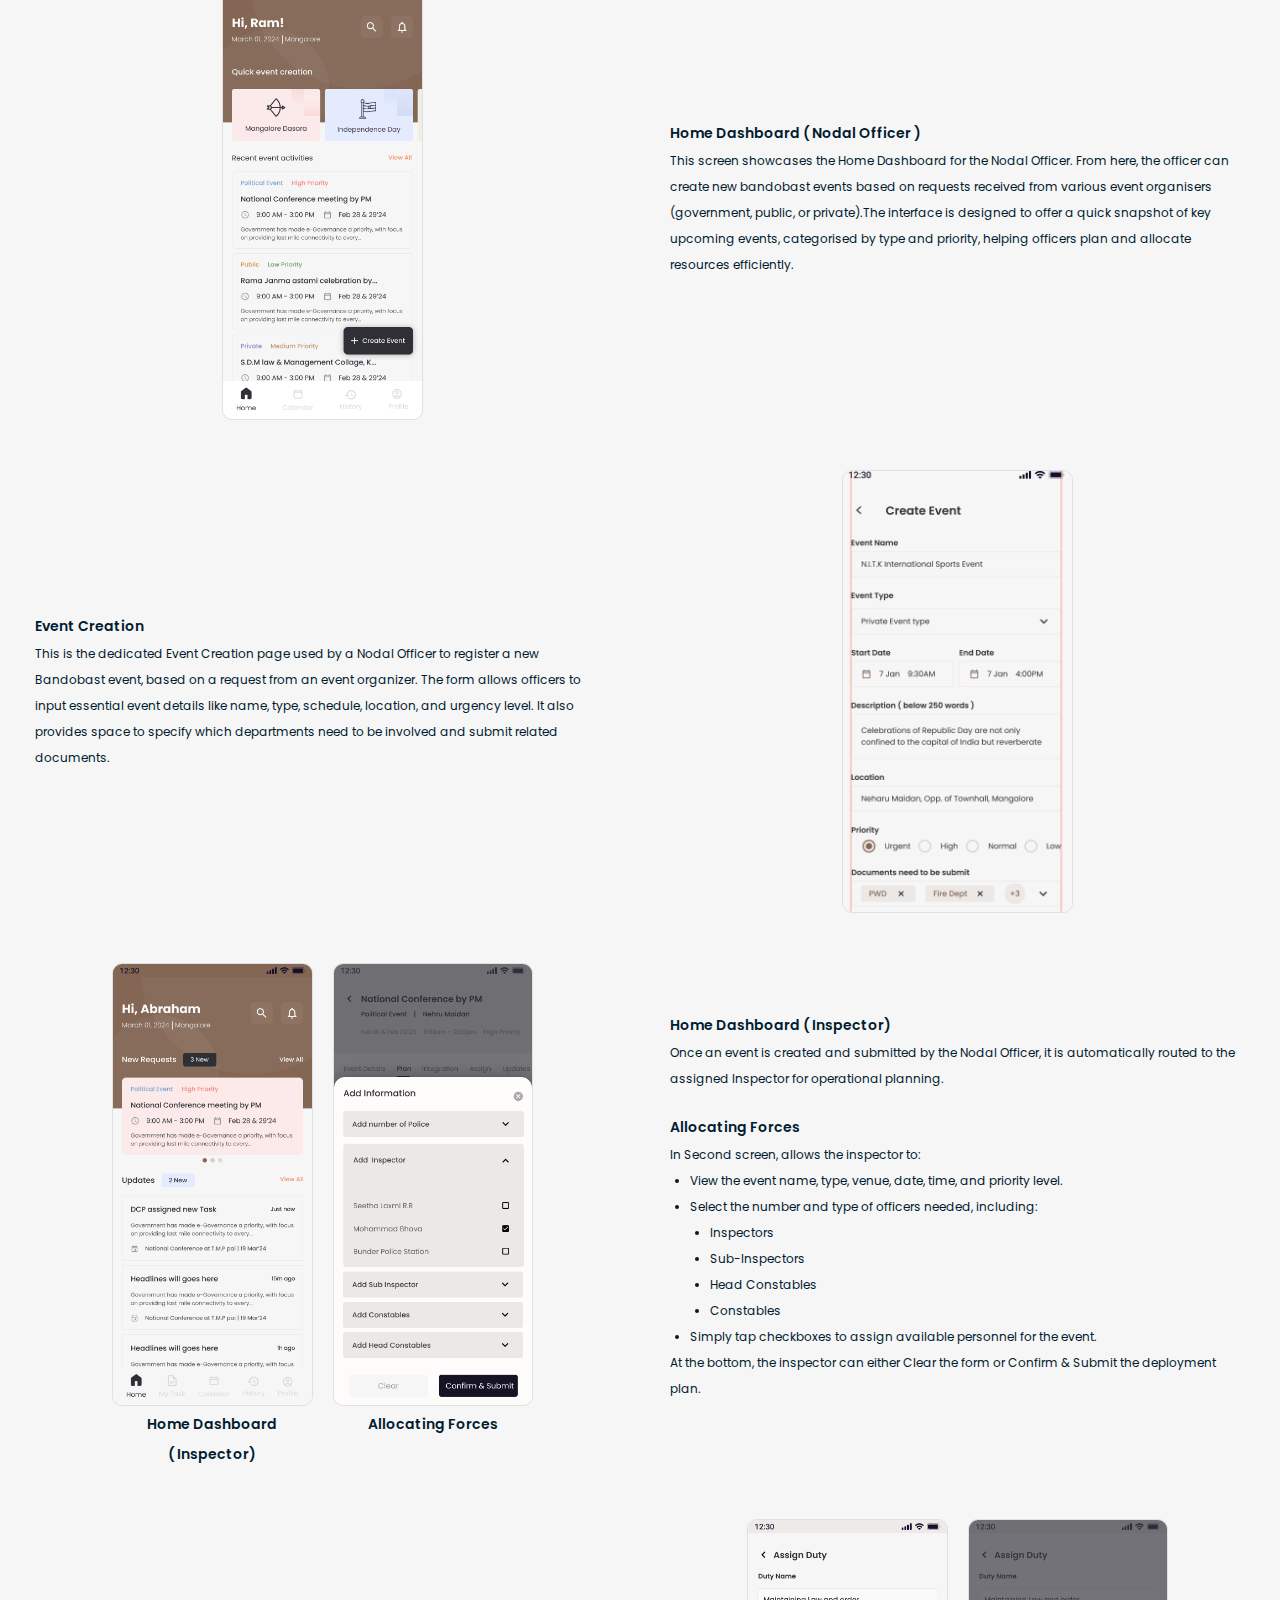
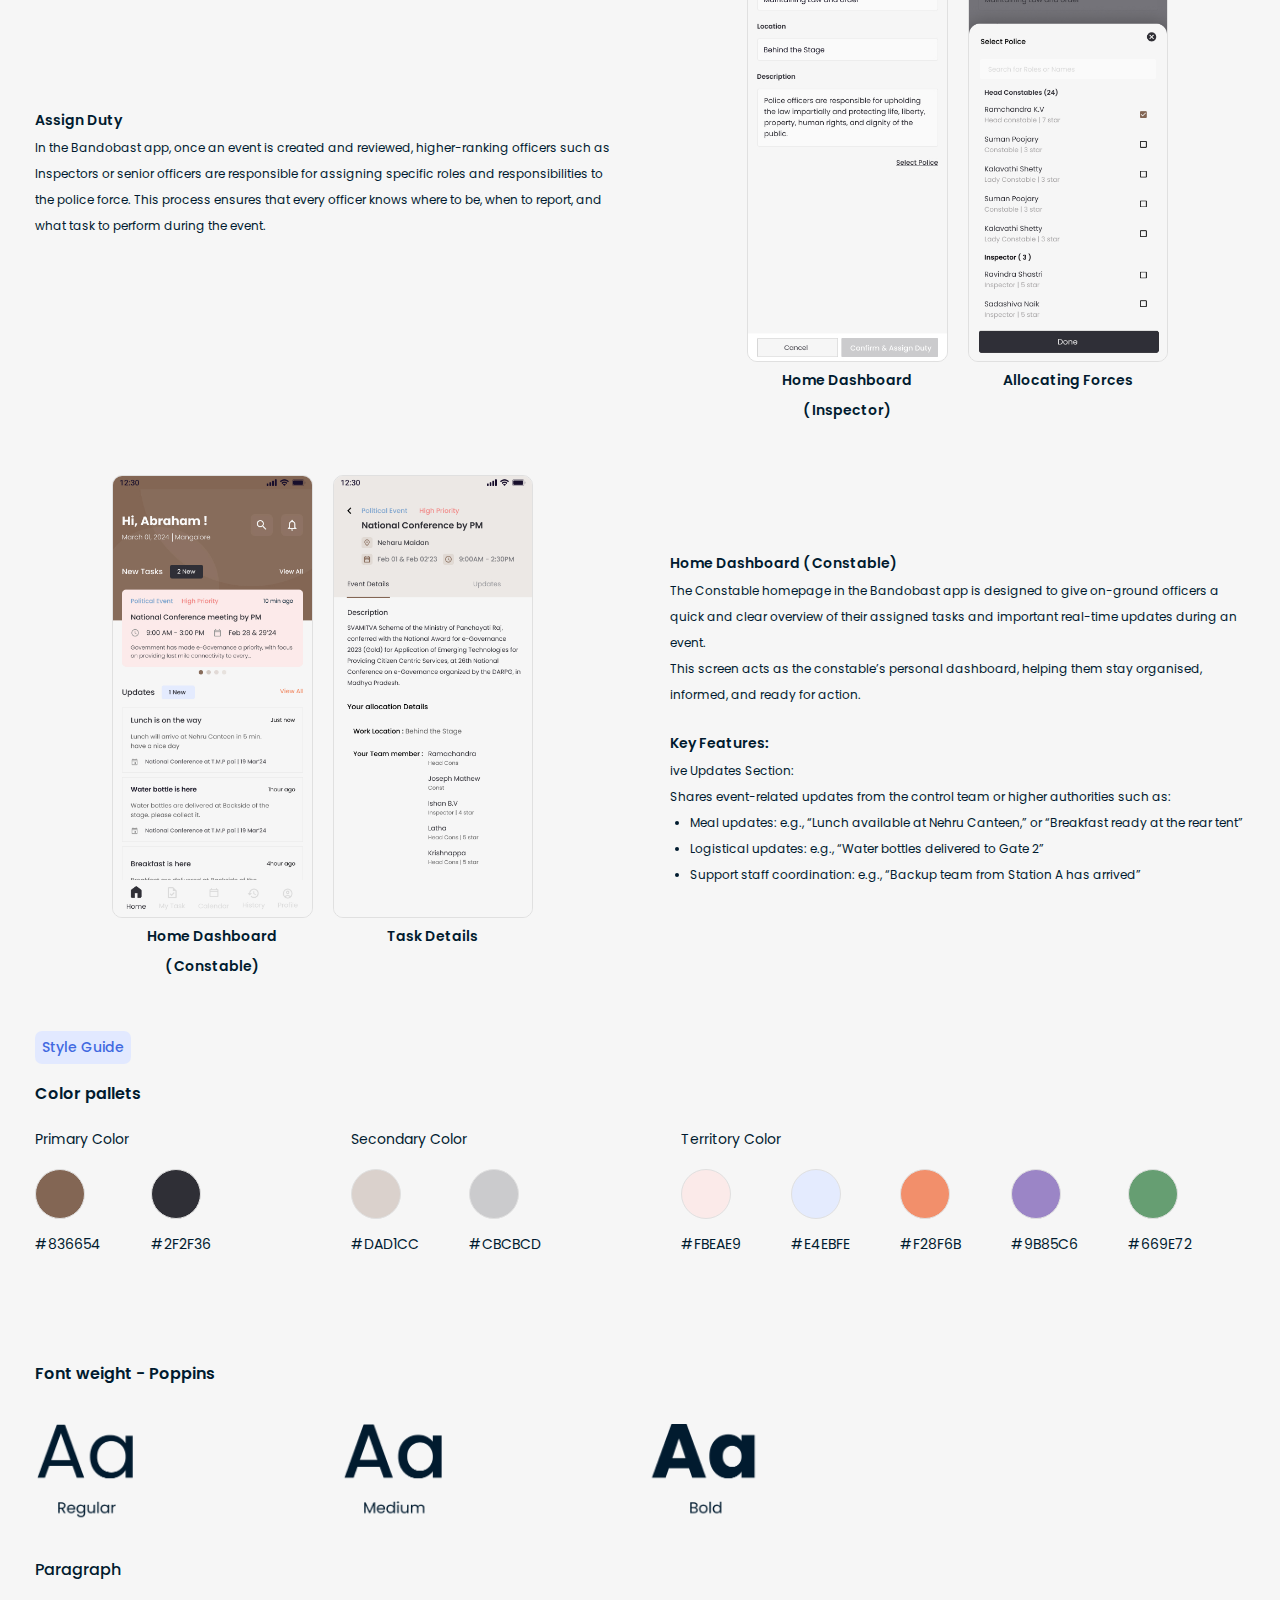
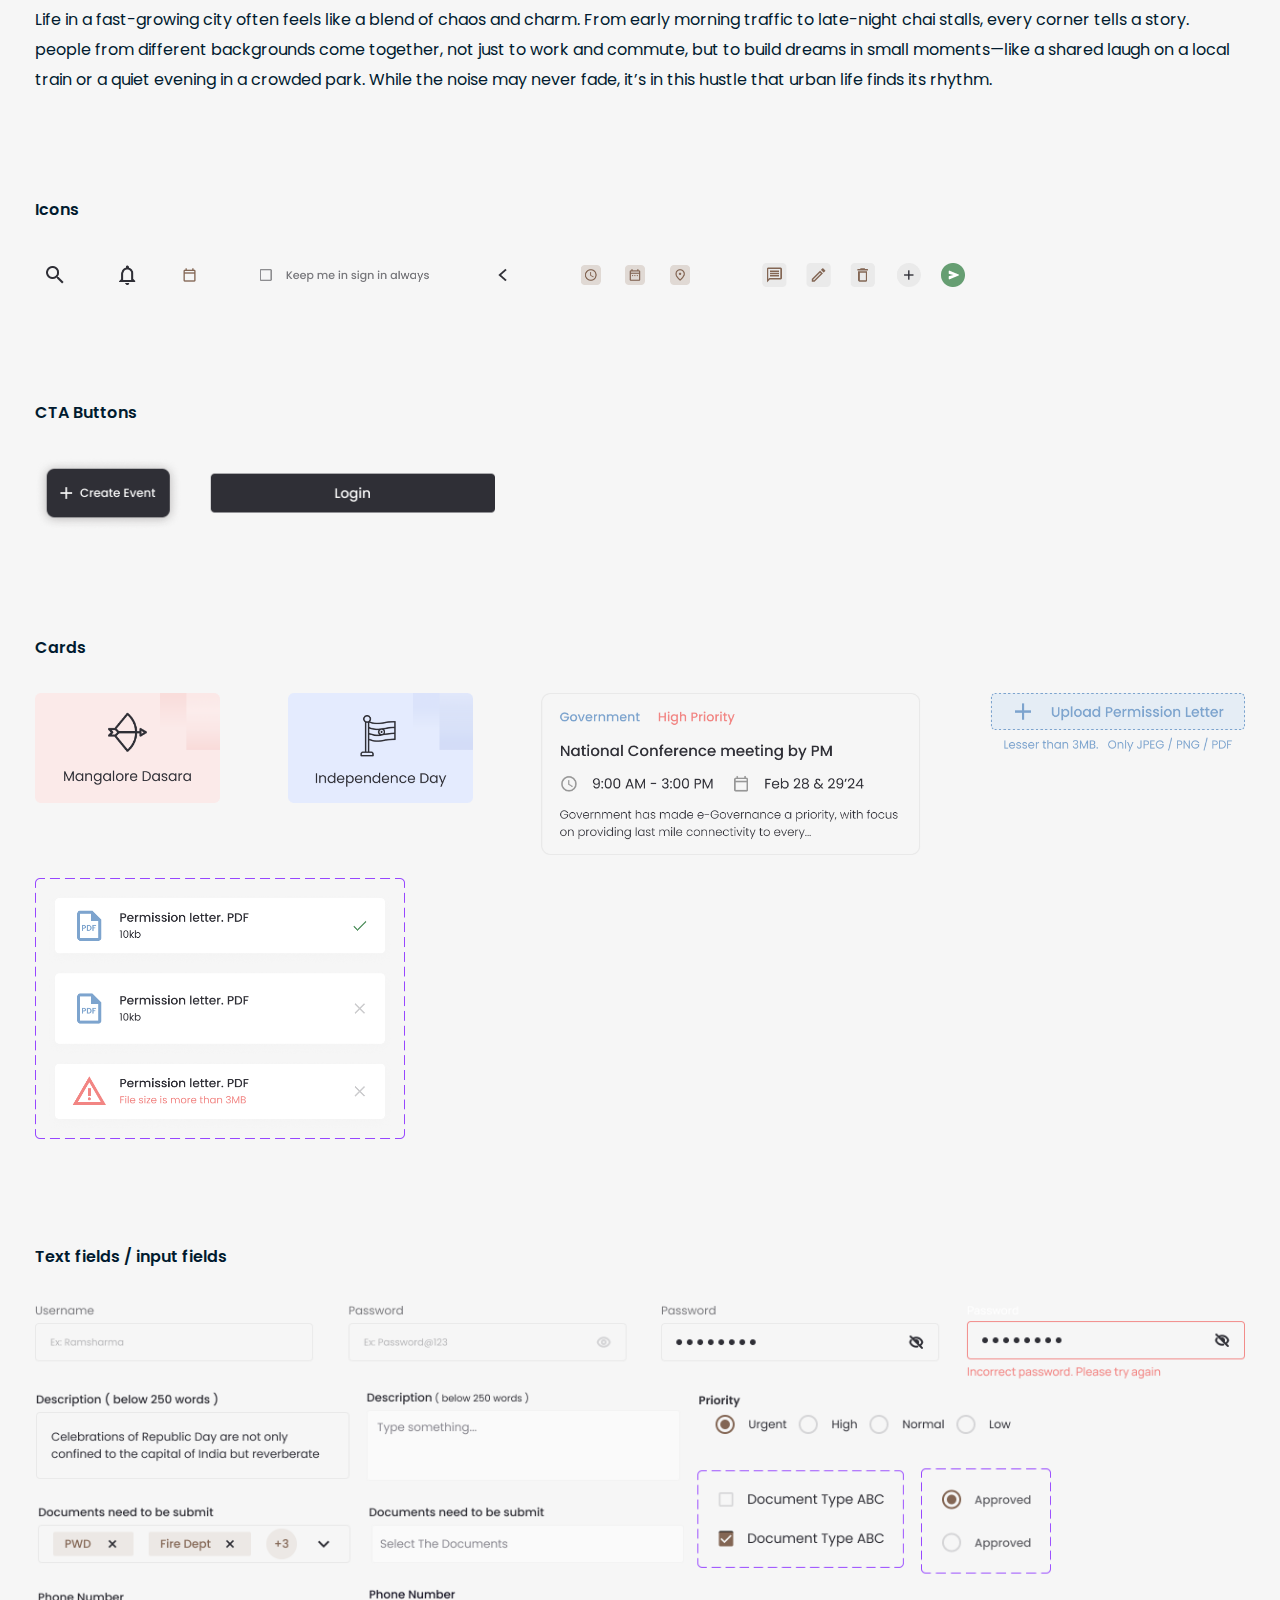
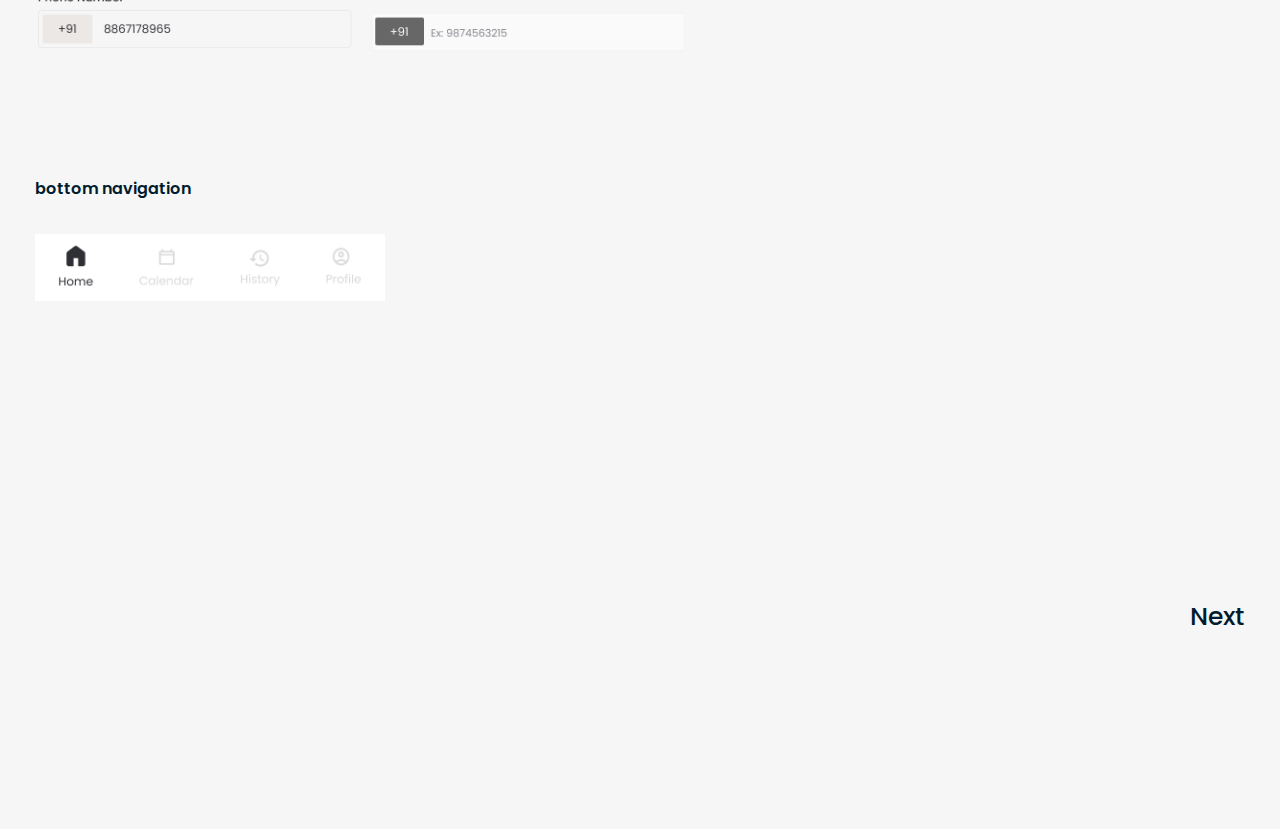
<file: detail-bandobast.html>
<!DOCTYPE html>
<html>

<head>
    <meta name="viewport" content="width=device-width, initial-scale=1">

    <title>Detail- Bandobast - Vinutha</title>
    <link rel="stylesheet" href="Style.css">
    <link rel="preconnect" href="https://fonts.googleapis.com">
    <link rel="preconnect" href="https://fonts.gstatic.com" crossorigin>
    <link
        href="https://fonts.googleapis.com/css2?family=Poppins:ital,wght@0,100;0,200;0,300;0,400;0,500;0,600;0,700;0,800;0,900;1,100;1,200;1,300;1,400;1,500;1,600;1,700;1,800;1,900&display=swap"
        rel="stylesheet">
</head>

<body>

    <header>
        <div class="header-wrap">
            <div class="page-center">
                <div class="header-sec">
                    <div class="logo-wrap">
                        <p>vinutha.</p>
                    </div>

                    <input type="checkbox" id="menu-toggle">
                    <label for="menu-toggle" class="hamburger">
                        <span></span>
                        <span></span>
                        <span></span>
                    </label>

                    <div class="menu-wrap">
                        <ul>
                            <li><a href="/">Home</a></li>
                            <li><a href="/About.html">About Me</a></li>
                            <li><a href="">Resume</a></li>
                        </ul>
                    </div>
                </div>

            </div>
        </div>
    </header>

    <!----Detail Banner-->

    <div class="detail-banner">
        <div class="page-center">
            <div class="detail-banner-txt">
                <h1>What is Bandobast</h1>
                <p>The Bandobast App and Dashboard is a powerful digital tool that makes event security planning easier
                    and more efficient. It helps manage everything from event permissions to live monitoring and
                    post-event reports, making the whole process smarter and more organized</p>
                <div class="detail-banner-img">
                    <img src="images/Detail-Bandobast.png">
                </div>
            </div>
        </div>
    </div>

    <!----Detail Overview-->

    <div class="over-wrap">
        <div class="page-center">
            <div class="over-txt">
                <h2>Overview</h2>
                <p>The Bandobast App and Dashboard is a smart digital tool designed to improve how events are planned
                    and managed from a security perspective. It helps manage everything from getting event permissions
                    to live monitoring and reporting after the event. This makes the whole process more organised,
                    faster, and more efficient.</p>
            </div>
            <div class="over-lists">
                <div class="over-list">
                    <p><span>My Role</span></p>
                    <p>UX Design, UI Design</p>
                </div>
                <div class="over-list">
                    <p><span>Tools</span></p>
                    <p>Figma, Adobe Illustrator</p>
                </div>
                <div class="over-list">
                    <p><span>Timeline</span></p>
                    <p>May - June, 2024</p>
                </div>
                <div class="over-list">
                    <p><span>Team</span></p>
                    <p>1 Lead, 1 designer, 1 developer</p>
                </div>
            </div>
        </div>
    </div>



    <!----challenge solution role-->
    <div class="csr-wrap dimp dban">
        <div class="csr-c-wrap">
            <div class="page-center">
                <div class="csr-c-outer">
                    <div class="csr-c-top">
                        <h3>The Challenge</h3>
                        <p>Every journey starts with a user’s struggle. I begin by asking: What’s causing friction?
                            What’s missing? How can we turn frustration into delight? and these are the challenges i
                            have received from the users.</p>
                    </div>

                    <div class="csr-c-sec">
                        <div class="csr-c-row csr-c-rowa">
                            <div class="csr-c-col csr-c-cola">
                                Event security planning was done manually, making it slow,
                                inefficient, and prone to errors.
                            </div>
                            <div class="csr-c-col csr-c-colb">
                                Authorities had limited ability to track activities during events
                                in real-time, leading to delayed responses in case of issues
                            </div>
                        </div>
                        <div class="csr-c-row csr-c-rowb">
                            <div class="csr-c-col csr-c-colc">
                                Post-event analysis and reporting were scattered or
                                inconsistent, making it hard to learn from past events or
                                improve future planning.
                            </div>
                            <div class="csr-c-col csr-c-cold">
                                Different teams working on the event (security, administration )
                                often lacked a centralized platform for coordination.
                            </div>

                        </div>
                        <div class="csr-c-row csr-c-rowc">
                            <div class="csr-c-col csr-c-cole">
                                Important data related to permissions, security plans, or
                                incidents could easily be lost or recorded inaccurately.
                            </div>
                            <div class="csr-c-col csr-c-colf">
                                Obtaining event permissions involved lengthy paperwork and
                                coordination between multiple departments.
                            </div>

                        </div>
                        <div class="csr-c-row csr-c-rowd">
                            <div class="csr-c-col csr-c-colg">
                                Without digital logs, tracking who did what and
                                when was difficult, reducing accountability.
                            </div>

                        </div>
                    </div>
                </div>
            </div>
        </div>
        <div class="csr-s-wrap">
            <div class="page-center">
                <div class="csr-c-outer">
                    <div class="csr-s-top">
                        <h3>The Solution</h3>
                        <p>I listened, mapped the mess, and designed with empathy—turning pain points into smooth paths
                            and confusion into delight</p>
                    </div>

                    <div class="csr-s-sec">
                        <div class="csr-s-row csr-s-rowa">
                            <div class="csr-s-col csr-s-cola">
                                Brings all police coordination tasks onto one platform
                            </div>
                            <div class="csr-s-col csr-s-colb">
                                Created room for communication between different departments
                            </div>
                        </div>
                        <div class="csr-s-row csr-s-rowb">
                            <div class="csr-s-col csr-s-colc">
                                Allowed to Manages manpower and resource allocation
                                efficiently within the app.
                            </div>
                            <div class="csr-s-col csr-s-cold">
                                Provided documentation and record-keeping feature
                            </div>

                        </div>
                        <div class="csr-s-row csr-s-rowc">
                            <div class="csr-s-col csr-s-cole">
                                Offers detailed post-event reports
                            </div>
                            <div class="csr-s-col csr-s-colf">
                                Provides live updates during events feature.
                            </div>

                        </div>
                    </div>
                </div>
            </div>

        </div>
        <div class="csr-r-wrap">
            <div class="page-center">
                <div class="csr-r-outer">
                    <div class="csr-r-top">
                        <h3>My Role</h3>
                        <p>Designing Bandobast wasn’t just about pixels—it was about people. I stepped into the shoes of
                            the commissioner department, asking how they managed duties, what slowed them down, and what
                            they truly needed. Those conversations shaped every decision. I bridged the gap between the
                            field and the tech team, translating real-world challenges into clear, intuitive screens.
                            Side by side with our developer and team lead, we iterated, refined, and made sure every
                            screen wasn’t just functional—but meaningful.</p>
                    </div>

                    <div class="csr-r-title">
                        <h3>Behind the scenes: Building Bandobast App. </h3>
                    </div>

                    <div class="csr-r-sec">
                        <div class="csr-r-secion csr-r-seciona">
                            <p>It started with conversations. I met with the commissioner’s dept
                                to understand their real, on-ground challenges</p>
                            <img src="images/dbana.png">
                        </div>
                        <div class="csr-r-secion csr-r-secionb">
                            <p>Brainstorming with teammates. discussing about pain points,  suggestions, expectations,
                                as a designer how can i simplify etc. </p>
                            <img src="images/dbabb.png">
                        </div>
                        <div class="csr-r-secion csr-r-secionc">
                            <p>I became the bridge — translating real needs into actionable
                                UI ideas, making sure tech meets reality </p>
                            <img src="images/dbanc.png">
                        </div>
                        <div class="csr-r-secion csr-r-seciond">
                            <p>Me and a developer reviewing a screen design together. Each screen was shaped by their
                                feedback. we tested, Tweaked, repeat until one day they said YES!.</p>
                            <img src="images/dband.png">
                        </div>
                    </div>
                </div>
            </div>

        </div>
    </div>


    <!----Research Overview-->

    <div class="research-wrapper">
        <div class="page-center">
            <div class="research-outer">
                <div class="res-title">
                    <p>Research</p>
                </div>
                <div class="ini-res">
                    <h2>Initial Research</h2>
                    <p>While working on the Bandobast app, I directly engaged with police personnel at different levels
                        — from constables to commissioners — to understand their daily challenges, duties, and key
                        requirements during Bandobast operations.</p>
                </div>
                <div class="def-res">
                    <h3>Defining the users:</h3>
                    <p>Before starting the design, we focused on clearly identifying the different types of users
                        involved in Bandobast operations. Understanding their roles helped us map their specific needs
                        and design relevant solutions for each group.</p>
                </div>
                <div class="res-color-cards">
                    <p>We identified three key user groups:</p>
                    <div class="color-cards">
                        <div class="color-card blue">
                            <h3>Constables & Head Constables:</h3>
                            <h5>Ground-Level Officers</h5>
                            <p>Focus: Duty clarity, location updates, easy check-ins</p>
                        </div>
                        <div class="color-card green">
                            <h3>SI / Inspectors</h3>
                            <h5>Supervisory Officers</h5>
                            <p>Focus: Team assignments, Co-Ordination, Incident Reporting</p>
                        </div>
                        <div class="color-card purple">
                            <h3>ACP / DCP / Commissioners</h3>
                            <h5>Senior Officers</h5>
                            <p>Focus: Strategic overview, resource allocation, real-time data</p>
                        </div>
                    </div>
                </div>
            </div>
        </div>
    </div>

    <!---Interview-->

    <div class="intr-wrapper">
        <div class="page-center">
            <div class="intr-outer">
                <div class="intr-txt">
                    <h3>Interviews:</h3>
                    <p>To better understand what features to prioritise in the Bandobast app, I conducted a series of
                        discussions with police personnel across different ranks. The goal was to gather insights on
                        what kind of structure and information layout would be most useful for their day-to-day
                        operations.</p>

                </div>
                <div class="intr-qtn-wrap">
                    <p class="intr-qtn-title">Some of the questions i have asked with user group</p>
                    <div class="intr-qtns">
                        <div class="intr-qtn">
                            <p>For Constables & Head Constables:</p>
                            <ul>
                                <li>How do you currently receive your Bandobast duties?</li>
                                <li>How do you report your attendance?</li>
                                <li>Have you ever missed any important instructions due to lack of communication?</li>
                            </ul>
                        </div>

                        <div class="intr-qtn">
                            <p>For Inspectors and SIs:</p>
                            <ul>
                                <li>How do you plan and assign for an event?</li>
                                <li>What tools do you currently use for communication and reporting?</li>
                                <li>Do you face difficulties in tracking team members during Bandobast? if yes, what
                                    kind of difficulties</li>
                            </ul>
                        </div>

                        <div class="intr-qtn">
                            <p>For ACPs / Commissioners:</p>
                            <ul>
                                <li>Do you get real-time reports from ground staff?</li>
                                <li>How do you report your attendance?</li>
                                <li>Have you ever missed any important instructions due to lack of communication?</li>
                            </ul>
                        </div>
                    </div>
                </div>
                <div class="intr-bottom">
                    <div class="intr-bottom-row">
                        <p>A few Pain points:</p>
                        <ul class="intr-lists orange">
                            <li>Officers receive last-minute or unclear instructions.</li>
                            <li>Printed lists or verbal communication lead to confusion.</li>
                            <li>Inability to quickly inform all deployed staff in emergencies.</li>
                            <li>Junior officers often miss crucial updates.</li>
                            <li>Ground-level officers struggle to report issues quickly to supervisors.</li>
                            <li>Difficult to track past deployments or analyze duty performance data.</li>
                        </ul>
                    </div>
                    <div class="intr-bottom-row">
                        <p>Wish lists:</p>
                        <ul class="intr-lists green">
                            <li>View duty location, time, and responsibilities clearly in-app.</li>
                            <li>Immediate alerts for any changes or emergencies.</li>
                            <li>Broadcast messaging from senior officers.</li>
                            <li>Visual overview of who is deployed where.</li>
                            <li>Helps manage staff during large-scale events.</li>
                        </ul>
                    </div>
                </div>
            </div>
        </div>
    </div>

    <!---Competitor Analysis:-->

    <div class="comp-wrapper">
        <div class="page-center">
            <div class="comp-outer">
                <div class="comp-txt">
                    <h3>Competitor Analysis:</h3>
                    <p>Since most police departments still rely on manual processes, direct competitors are rare. but
                        there are, partial systems that help us learn what works and what doesn't.</p>

                </div>
                <div class="comp-cards">
                    <div class="comp-card">
                        <p>Apps:</p>
                        <ul>
                            <li>Hawk Eye, Whats-app</li>
                        </ul>
                    </div>
                    <div class="comp-card right">
                        <p>Strengths</p>
                        <ul>
                            <li><img src="images/Vectorr.svg"> Track beat assignments</li>
                            <li><img src="images/Vectorr.svg"> GPS-based officer monitoring</li>
                            <li><img src="images/Vectorr.svg"> Emergency alert buttons</li>
                        </ul>
                    </div>
                    <div class="comp-card wrong">
                        <p>Weakness</p>
                        <ul>
                            <li><img src="images/Vectorx.svg"> Not focused on large-scale event deployments</li>
                            <li><img src="images/Vectorx.svg"> UI often outdated and not user-friendly</li>
                        </ul>
                    </div>
                </div>
            </div>
        </div>
    </div>

    <!---User Flow:-->

    <div class="user-wrapper">
        <div class="page-center">
            <div class="user-outer">
                <div class="user-txt">
                    <h3>User Flow:</h3>
                    <p>To better understand what features to prioritise in the Bandobast app, I conducted a series of
                        discussions with police personnel across different ranks. The goal was to gather insights on
                        what kind of structure and information layout would be most useful for their day-to-day
                        operations.</p>

                </div>
                <div class="user-img">
                    <img src="images/dbanu.png">
                </div>
            </div>
        </div>
    </div>

    <!---Wireframes-->

    <div class="wire-wrapper dbanw">
        <div class="page-center">
            <div class="wire-outer">
                <div class="wire-title">
                    <p>Wireframes</p>
                </div>
            </div>
            <div class="wire-txt">
                <h3>Mapping User Needs into Design:</h3>
                <p>I created them to quickly plan how each screen should work, based on the real needs of police
                    officers who currently manage everything manually. It's a rough version to test ideas before jumping
                    into detailed design.</p>

            </div>
            <div class="wireframes">
                <div class="wireframes-low">
                    <p>low-fidelity Wireframe:</p>
                    <ul>
                        <li>
                            <img src="images/dbanla.png">
                        </li>

                        <li>
                            <img src="images/dbanlb.png">
                        </li>

                        <li>
                            <img src="images/dbanlc.png">
                        </li>

                        <li>
                            <img src="images/dbanld.png">
                        </li>

                        <li>
                            <img src="images/dbanle.png">
                        </li>

                        <li>
                            <img src="images/dbanlf.png">
                        </li>

                    </ul>
                </div>
                <div class="wireframes-high">

                    <p>High-fidelity Wireframe:</p>
                    <ul>
                        <li>
                            <img src="images/dbanha.png">
                        </li>

                        <li>
                            <img src="images/dbanhb.png">
                        </li>

                        <li>
                            <img src="images/dbanhc.jpg">
                        </li>

                        <li>
                            <img src="images/dbanhd.png">
                        </li>

                        <li>
                            <img src="images/dbanhe.png">
                        </li>

                        <li>
                            <img src="images/dbanhf.jpg">
                        </li>
                        <li>
                            <img src="images/dbanhg.png">
                        </li>

                        <li>
                            <img src="images/dbanhh.jpg">
                        </li>

                    </ul>
                </div>
            </div>
        </div>
    </div>

    <!---Final Mockup-->

    <div class="fm-wrapper dbanfm">
        <div class="page-center">
            <div class="fm-outer">
                <div class="fm-title">
                    <p>Final Mockup</p>
                </div>
            </div>
            <div class="fm-txt">
                <h3>Bringing Structure to the Field — Final UI</h3>
                <p>After testing out different ideas and layouts, I refined everything to make it look clean, easy to
                    use, and practical for the police officers who’ll
                    actually use it.</p>

            </div>
            <div class="fm-cards">

                <div class="fm-card">
                    <div class="fm-cards-txt">
                        <h3>Home Dashboard ( Nodal Officer )</h3>
                        <p>This screen showcases the Home Dashboard for the Nodal Officer. From here, the officer can
                            create new bandobast events based on requests received from various event organisers
                            (government, public, or private).The interface is designed to offer a quick snapshot of key
                            upcoming events, categorised by type and priority, helping officers plan and allocate
                            resources efficiently.</p>
                    </div>

                    <div class="fm-cards-img">
                        <img src="images/dbanta.jpg">
                    </div>
                </div>

                <div class="fm-card">
                    <div class="fm-cards-txt">
                        <h3>Event Creation</h3>
                        <p>This is the dedicated Event Creation page used by a Nodal Officer to register a new Bandobast
                            event, based on a request from an event organizer.
                            The form allows officers to input essential event details like name, type, schedule,
                            location, and urgency level. It also provides space to specify which departments need to be
                            involved and submit related documents.</p>
                    </div>

                    <div class="fm-cards-img">
                        <img src="images/dbantb.png">
                    </div>
                </div>

                <div class="fm-card">
                    <div class="fm-cards-txt">
                        <div class="fm-cards-txts">
                            <h3>Home Dashboard ( Inspector)</h3>
                            <p>Once an event is created and submitted by the Nodal Officer, it is automatically routed
                                to the assigned Inspector for operational planning.</p>
                        </div>

                        <div class="fm-cards-txts">
                            <h3>Allocating Forces</h3>
                            <p>In Second screen, allows the inspector to:</p>
                            <ul>
                                <li>View the event name, type, venue, date, time, and priority level.</li>
                                <li>Select the number and type of officers needed, including:
                                    <ul>
                                        <li>Inspectors</li>
                                        <li>Sub-Inspectors</li>
                                        <li>Head Constables</li>
                                        <li>Constables</li>
                                    </ul>
                                </li>
                                <li>Simply tap checkboxes to assign available personnel for the event.</li>
                            </ul>
                            <p>At the bottom, the inspector can either Clear the form or Confirm & Submit the deployment
                                plan.</p>
                        </div>
                    </div>

                    <div class="fm-cards-img">
                        <div class="fm-cards-imgs">
                            <img src="images/dbantca.png">
                            <p>Home Dashboard<br> ( Inspector)</p>
                        </div>

                        <div class="fm-cards-imgs">
                            <img src="images/dbantcb.png">
                            <p>Allocating Forces</p>
                        </div>

                    </div>
                </div>

                <div class="fm-card">
                    <div class="fm-cards-txt">
                        <h3>Assign Duty</h3>
                        <p>In the Bandobast app, once an event is created and reviewed, higher-ranking officers such as
                            Inspectors or senior officers are responsible for assigning specific roles and
                            responsibilities to the police force.
                            This process ensures that every officer knows where to be, when to report, and what task to
                            perform during the event.</p>
                    </div>

                    <div class="fm-cards-img">
                        <div class="fm-cards-imgs">
                            <img src="images/dbantda.jpg">
                            <p>Home Dashboard <br>( Inspector)</p>
                        </div>

                        <div class="fm-cards-imgs">
                            <img src="images/dbantdb.jpg">
                            <p>Allocating Forces</p>
                        </div>

                    </div>
                </div>

                <div class="fm-card">
                    <div class="fm-cards-txt">
                        <div class="fm-cards-txts">
                            <h3>Home Dashboard ( Constable)</h3>
                            <p>The Constable homepage in the Bandobast app is designed to give on-ground officers a
                                quick and clear overview of their assigned tasks and important real-time updates during
                                an event.<br>
                                This screen acts as the constable’s personal dashboard, helping them stay organised,
                                informed, and ready for action.</p>
                        </div>

                        <div class="fm-cards-txts">
                            <h3>Key Features:</h3>
                            <p>ive Updates Section:</p>
                            <p class="txt-indt">Shares event-related updates from the control team or higher authorities
                                such as:</p>
                            <ul>
                                <li>Meal updates: e.g., “Lunch available at Nehru Canteen,” or “Breakfast ready at the
                                    rear tent”</li>
                                <li>Logistical updates: e.g., “Water bottles delivered to Gate 2”</li>
                                <li>Support staff coordination: e.g., “Backup team from Station A has arrived”</li>
                            </ul>
                        </div>
                    </div>

                    <div class="fm-cards-img">
                        <div class="fm-cards-imgs">
                            <img src="images/dbantea.jpg">
                            <p>Home Dashboard<br> ( Constable)</p>
                        </div>

                        <div class="fm-cards-imgs">
                            <img src="images/dbanteb.jpg">
                            <p>Task Details</p>
                        </div>

                    </div>
                </div>

            </div>
        </div>

    </div>

     <!---Style Guide-->

     <div class="styleg-wrapper dbanstyle">
        <div class="page-center">
            <div class="styleg-title">
                <p>Style Guide</p>
            </div>

            <div class="styleg-wrap">


                <div class="styleg-colors">
                    <div class="styleg-sec-title">
                        <p>Color pallets</p>
                    </div>
                    <div class="styleg-sec">
                        <div class="styleg-sec-inner">
                            <p>Primary Color</p>
                            <ul class="styleg-color">
                                <li>
                                    <span class="color-blue" style="background-color: #836654;"></span>
                                    <span class="color-code">#836654</span>

                                </li>
                                <li>
                                    <span class="color-blue" style="background-color: #2F2F36;"></span>
                                    <span class="color-code">#2F2F36</span>

                                </li>
                            </ul>
                        </div>
                        <div class="styleg-sec-inner">
                            <p>Secondary Color</p>
                            <ul class="styleg-color">
                                <li>
                                    <span class="color-blue" style="background-color: #DAD1CC;"></span>
                                    <span class="color-code">#DAD1CC</span>

                                </li>
                                <li>
                                    <span class="color-blue" style="background-color: #CBCBCD;"></span>
                                    <span class="color-code">#CBCBCD</span>

                                </li>
                            </ul>
                        </div>
                        <div class="styleg-sec-inner">
                            <p>Territory Color</p>
                            <ul class="styleg-color">
                                <li>
                                    <span class="color-green" style="background-color: #FBEAE9;"></span>
                                    <span class="color-code">#FBEAE9</span>

                                </li>
                                <li>
                                    <span class="color-red" style="background-color: #E4EBFE;"></span>
                                    <span class="color-code">#E4EBFE</span>

                                </li>
                                <li>
                                    <span class="color-orange" style="background-color: #F28F6B;"></span>
                                    <span class="color-code">#F28F6B</span>

                                </li>
                                <li>
                                    <span class="color-orange" style="background-color: #9B85C6;"></span>
                                    <span class="color-code">#9B85C6</span>

                                </li>
                                <li>
                                    <span class="color-orange" style="background-color: #669E72;"></span>
                                    <span class="color-code">#669E72</span>

                                </li>
                            </ul>
                        </div>
                    </div>
                </div>

                <div class="styleg-font">
                    <div class="styleg-sec-title">
                        <p>Font weight - Poppins</p>
                    </div>
                    <ul>
                        <li><img src="images/dbanfont.png"></li>
                    </ul>
                    <div class="styleg-font-txt">
                        <h4>Paragraph</h4>
                        <p>Life in a fast-growing city often feels like a blend of chaos and charm. From early morning
                            traffic to late-night chai stalls, every corner tells a story. people from different
                            backgrounds come together, not just to work and commute, but to build dreams in small
                            moments—like a shared laugh on a local train or a quiet evening in a crowded park. While the
                            noise may never fade, it’s in this hustle that urban life finds its rhythm.</p>
                    </div>
                </div>


                <div class="styleg-icons-btn">
                    <div class="styleg-icons">
                        <div class="styleg-sec-title">
                            <p>Icons</p>
                        </div>
                        <ul>
                            <li><img src="images/dbanicon.png"></li>
                        </ul>
                    </div>
                    <div class="styleg-btn">
                        <div class="styleg-sec-title">
                            <p>CTA Buttons</p>
                        </div>
                        <ul>
                            <li><img src="images/dbancta.png"></li>
                        </ul>
                    </div>
                </div>


                <div class="styleg-cards dbancard">
                    <div class="styleg-sec-title">
                        <p>Cards</p>
                    </div>
                    <ul>
                        <li><img class="dbancarda" src="images/dbancarda.png"> <br> <img  class="dbancardc" src="images/dbancardc.png"></li>
                     </ul>
                </div>

                <div class="styleg-cards">
                    <div class="styleg-sec-title">
                        <p>Text fields / input fields</p>
                    </div>
                    <ul>
                        <li><img src="images/dbantinput.png">
                    </ul>
                </div>


                <div class="styleg-cards dbanav">
                    <div class="styleg-sec-title">
                        <p>bottom navigation</p>
                    </div>
                    <ul>
                        <li><img src="images/dbanav.png">
                    </ul>
                </div>

            </div>
        </div>
    </div>


    <!---previous next-->
    <div class="pagination dbanp">
        <div class="page-center">
            <ul>
                <li><a href="/detail-inpulse.html">Next</a></li>
            </ul>
        </div>
    </div>



</body>

</html>
</file>
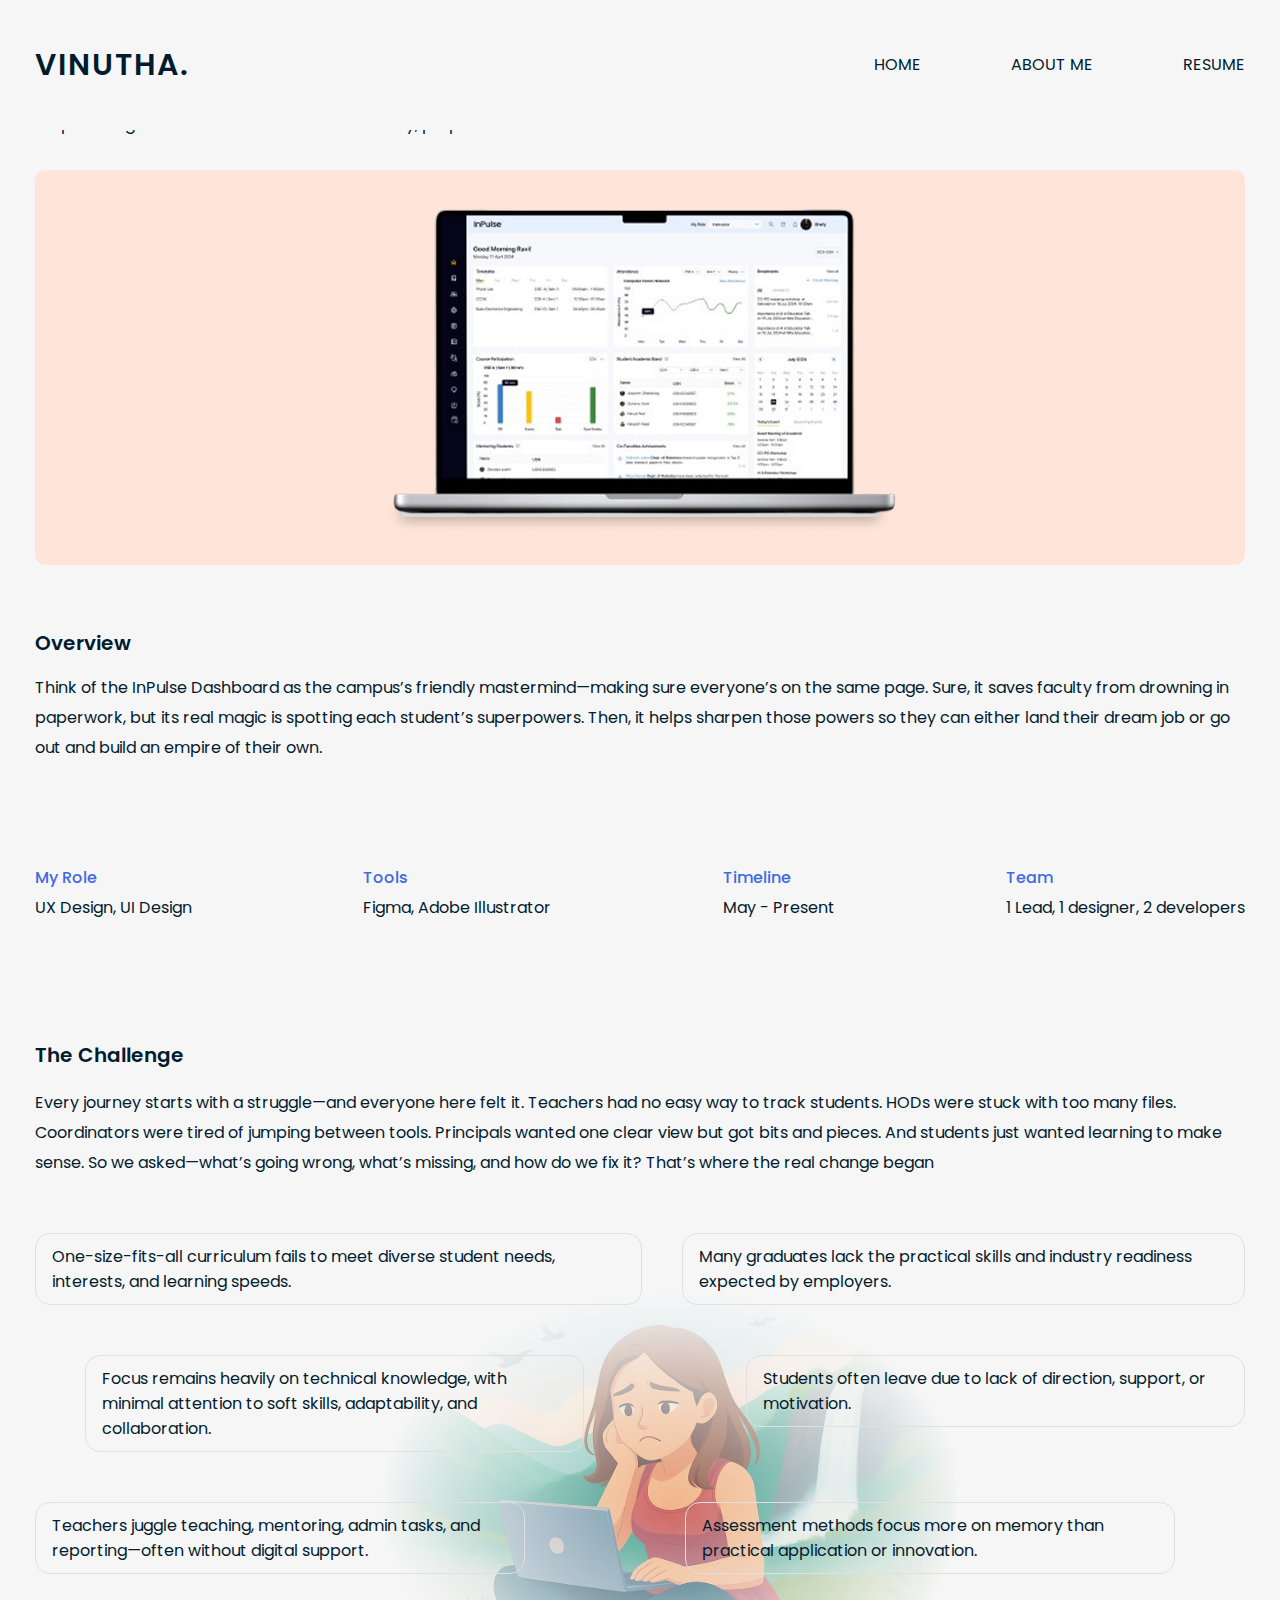
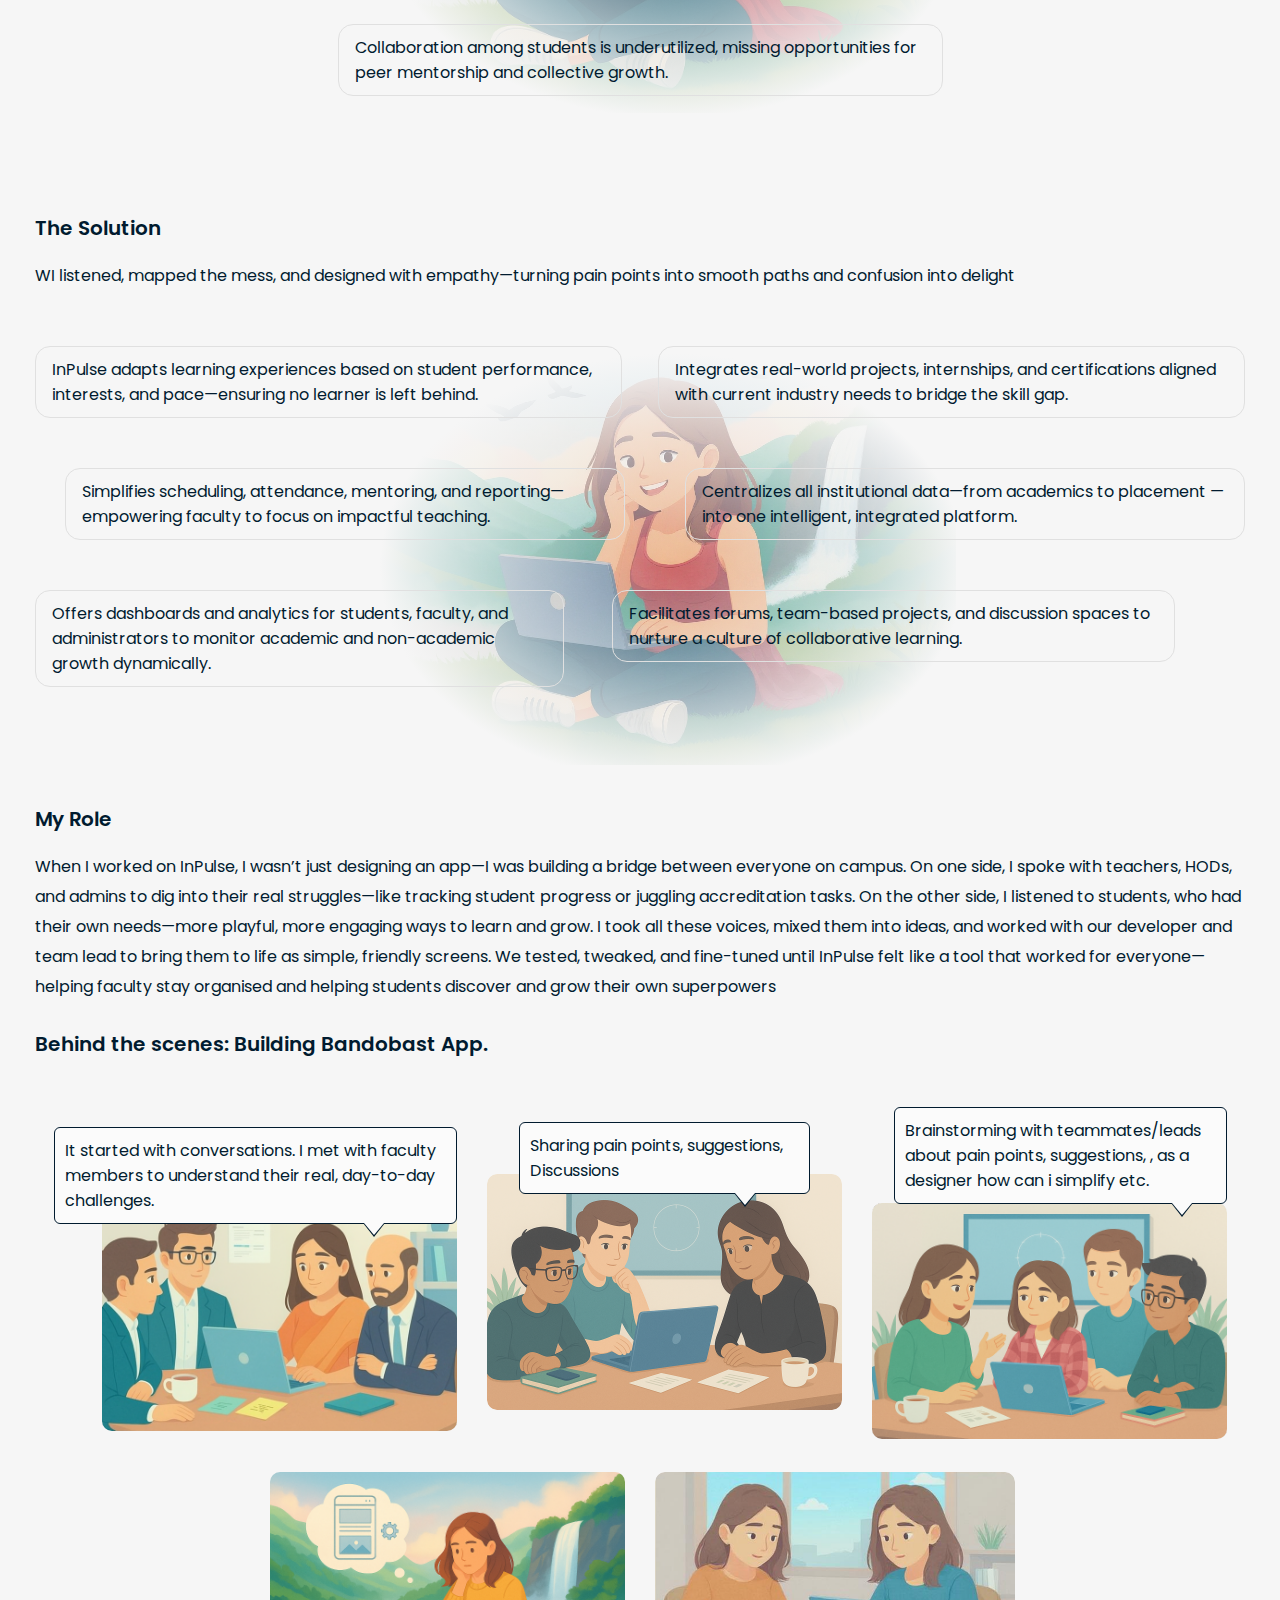
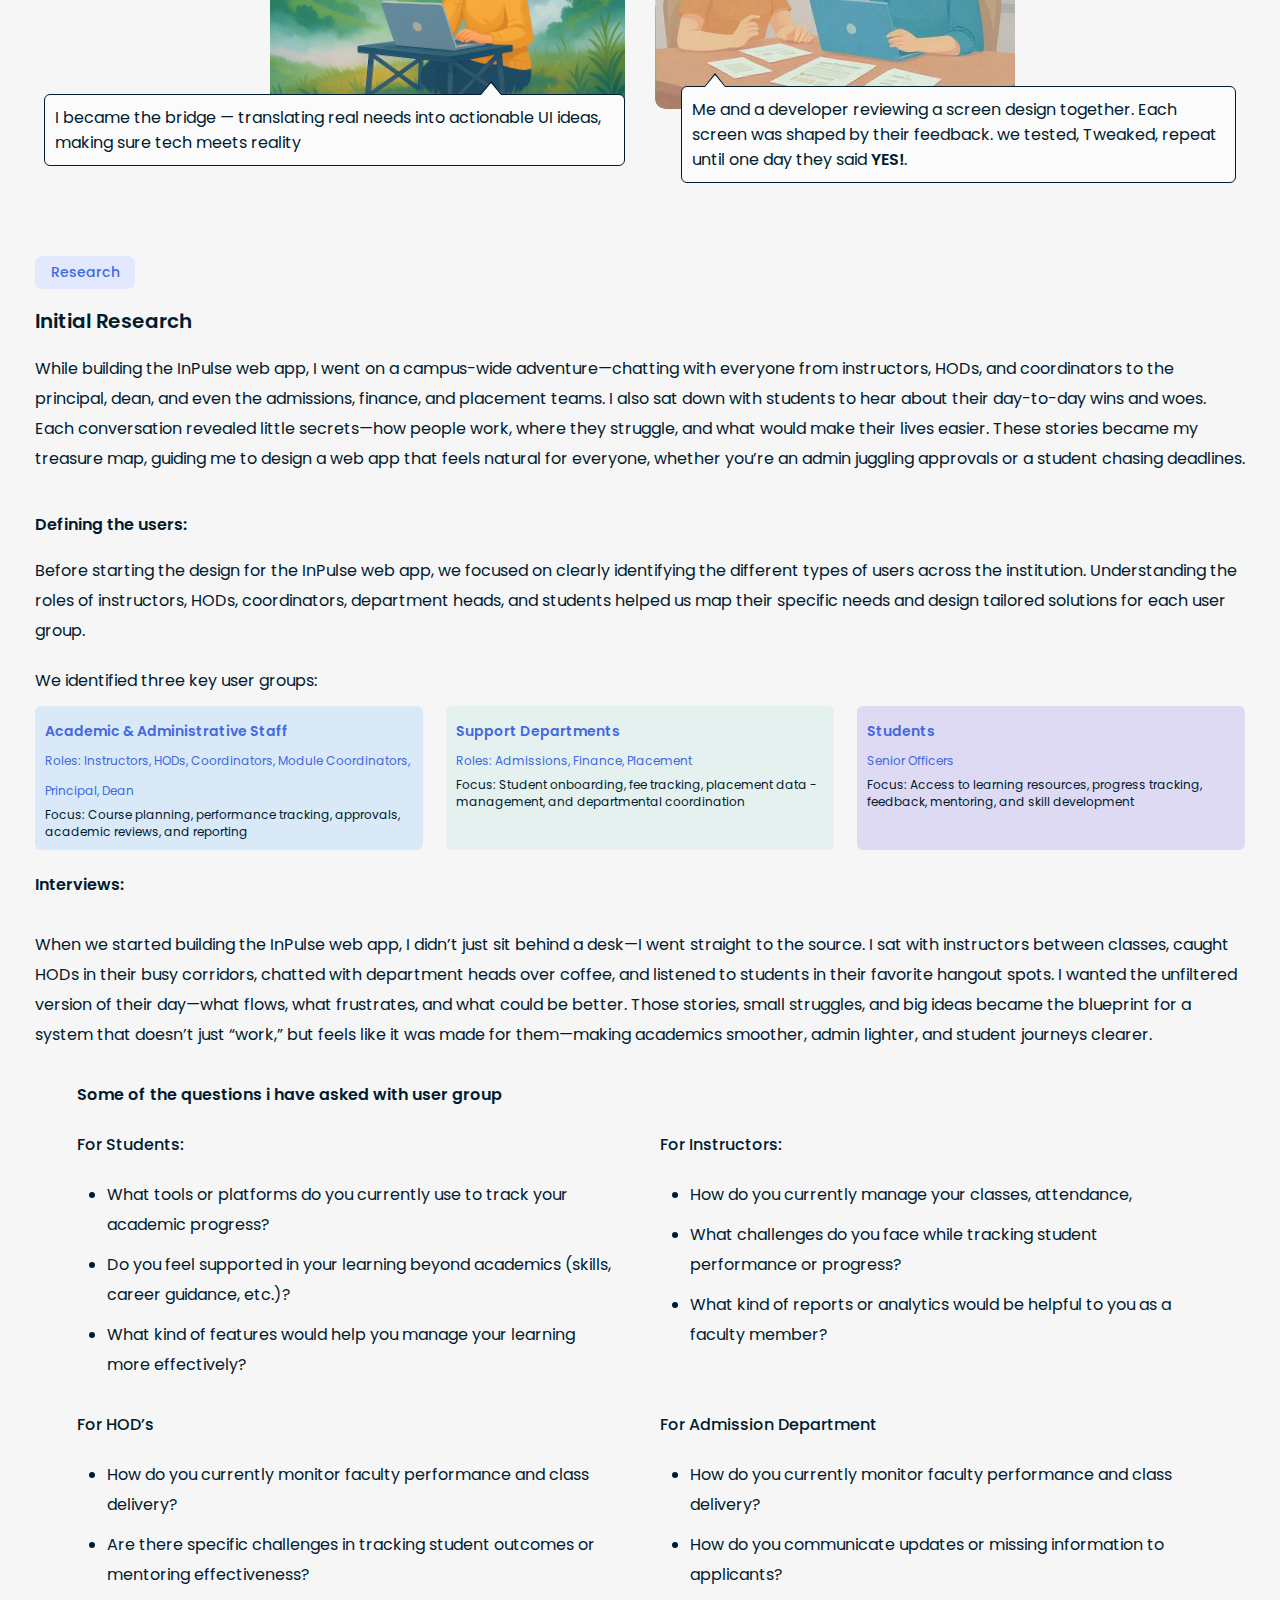
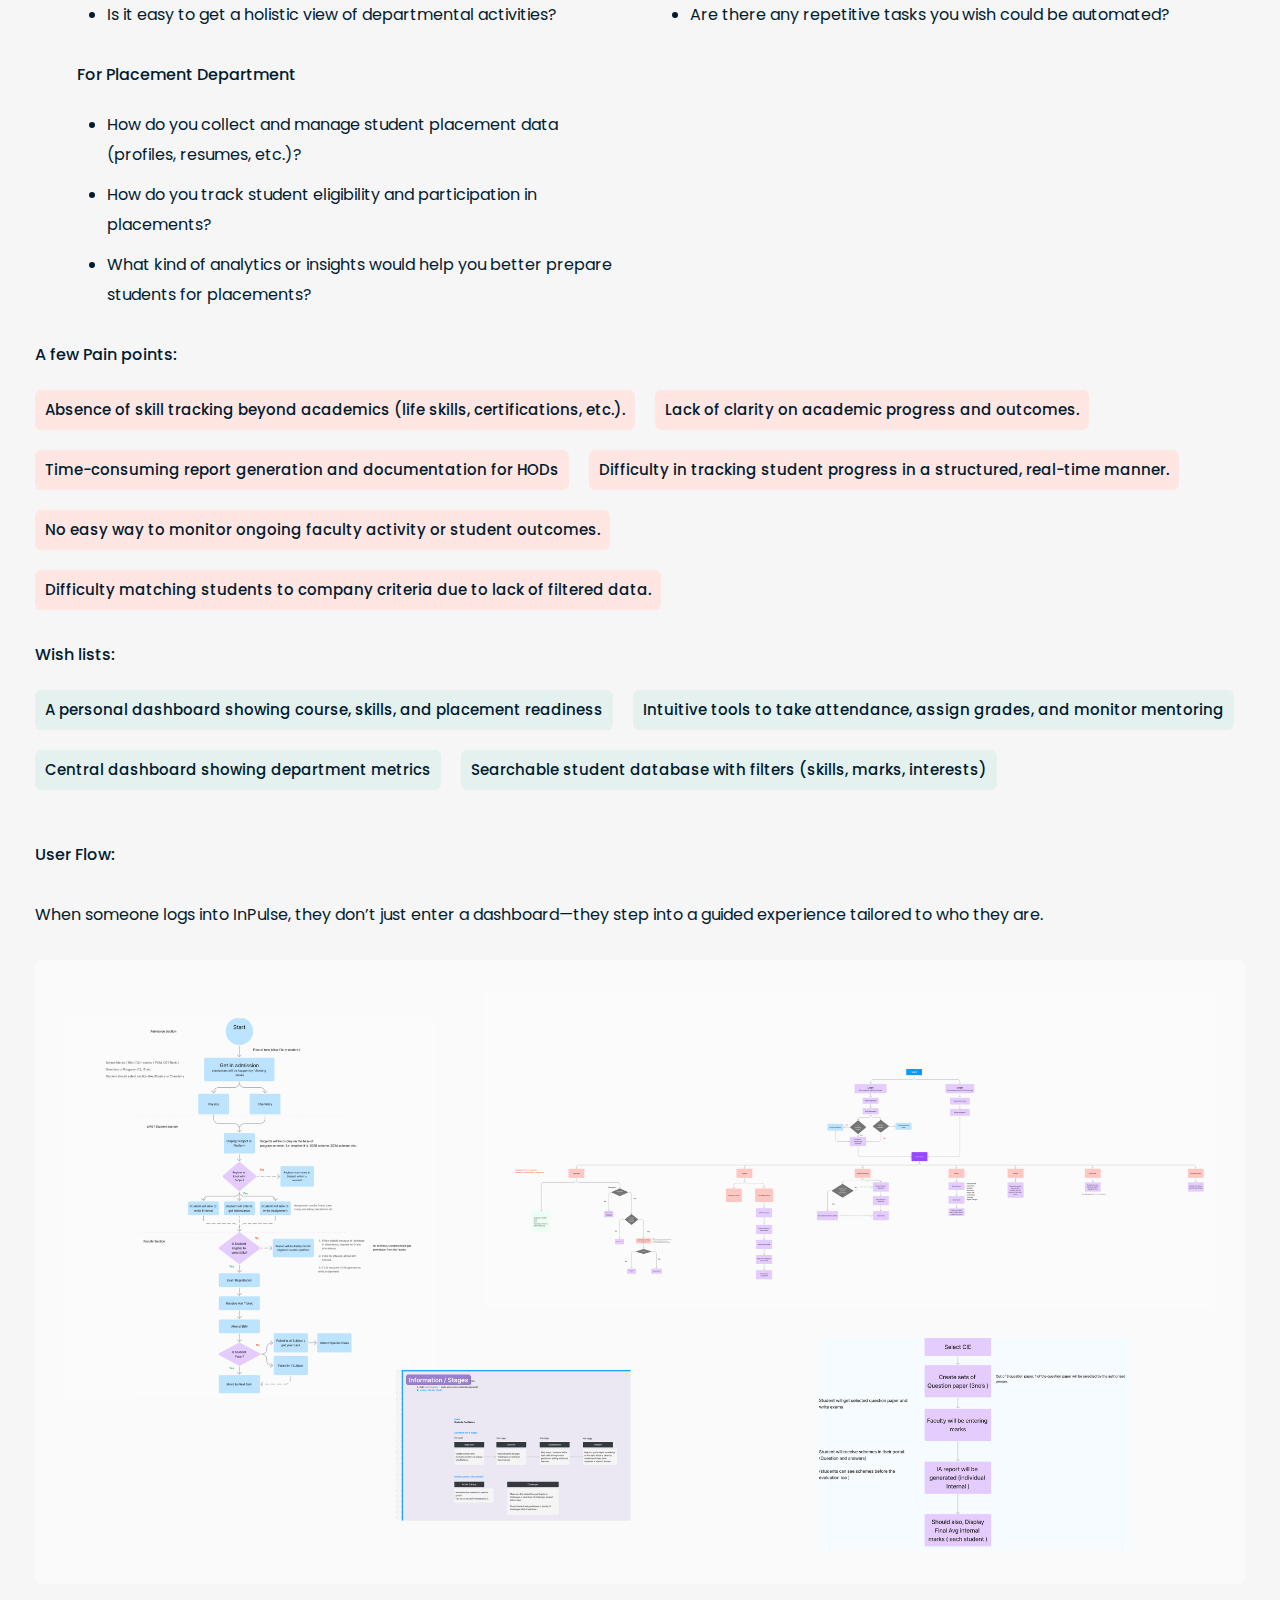
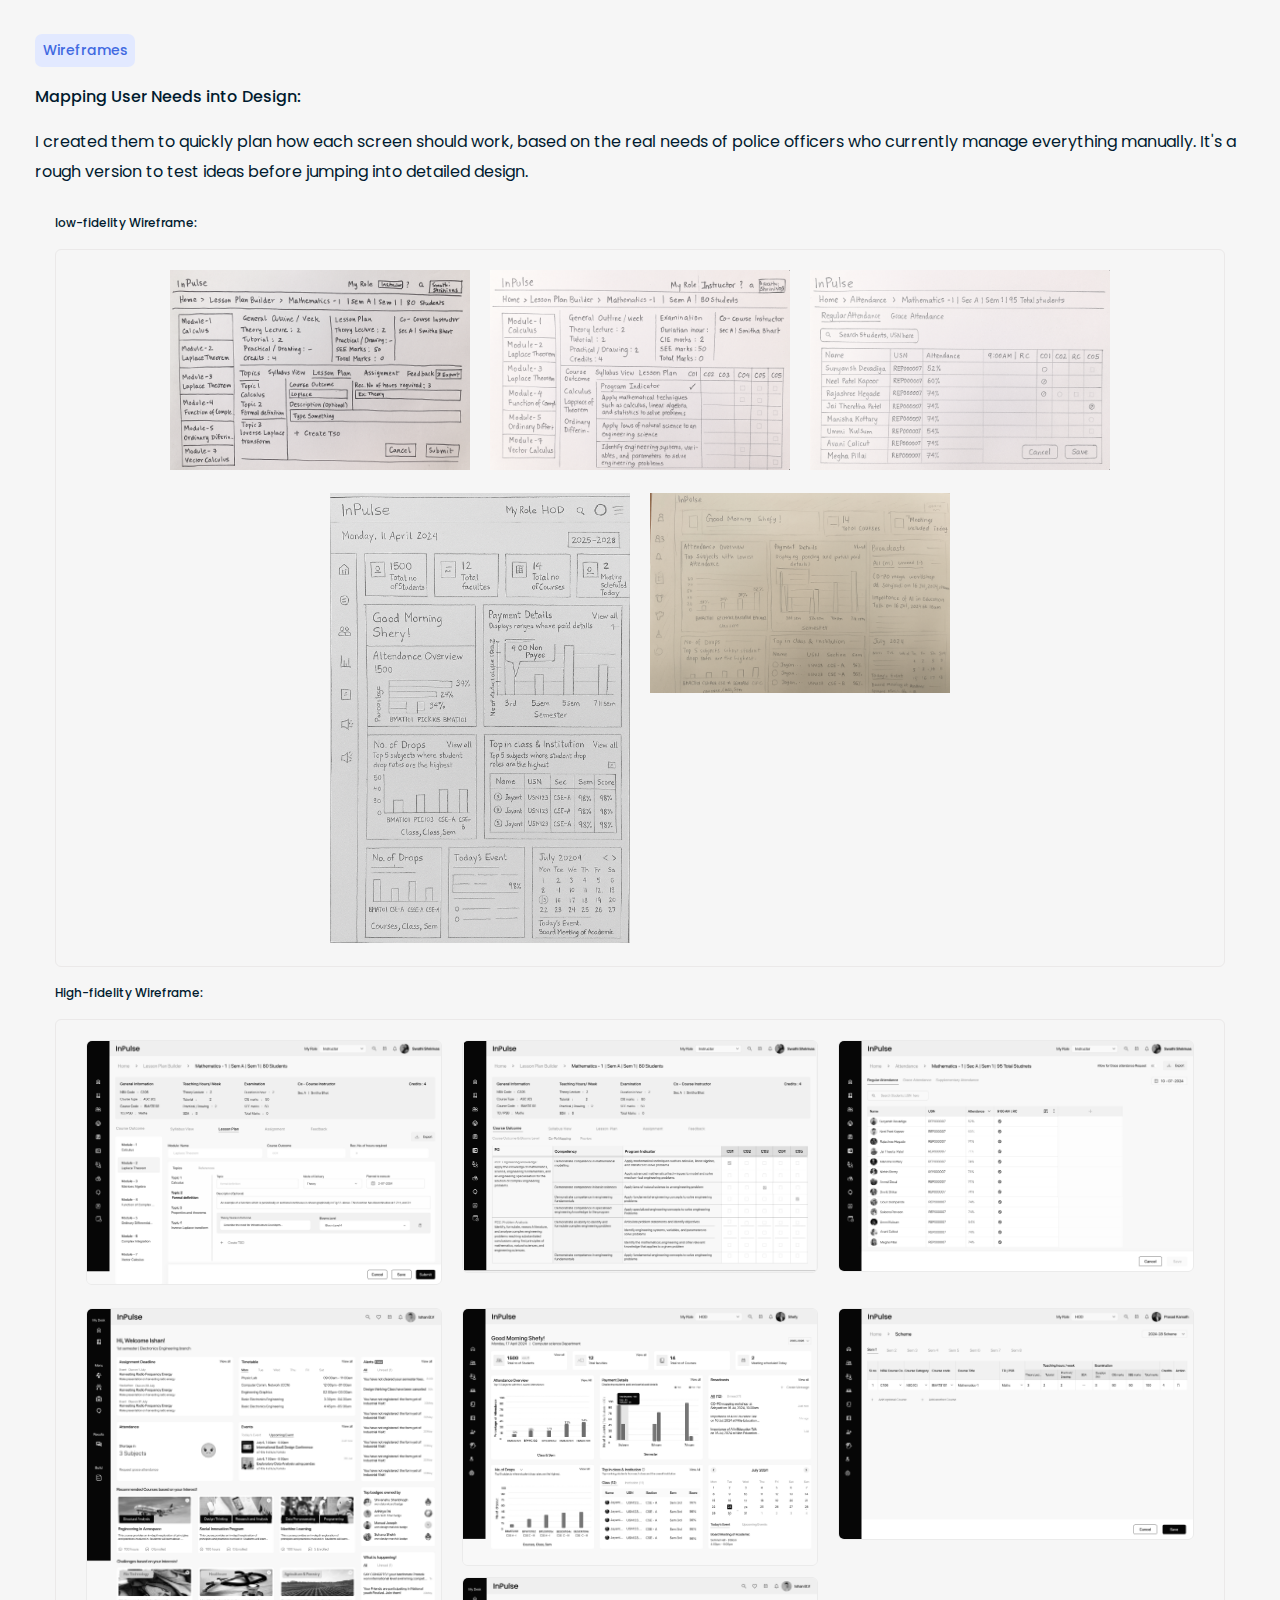
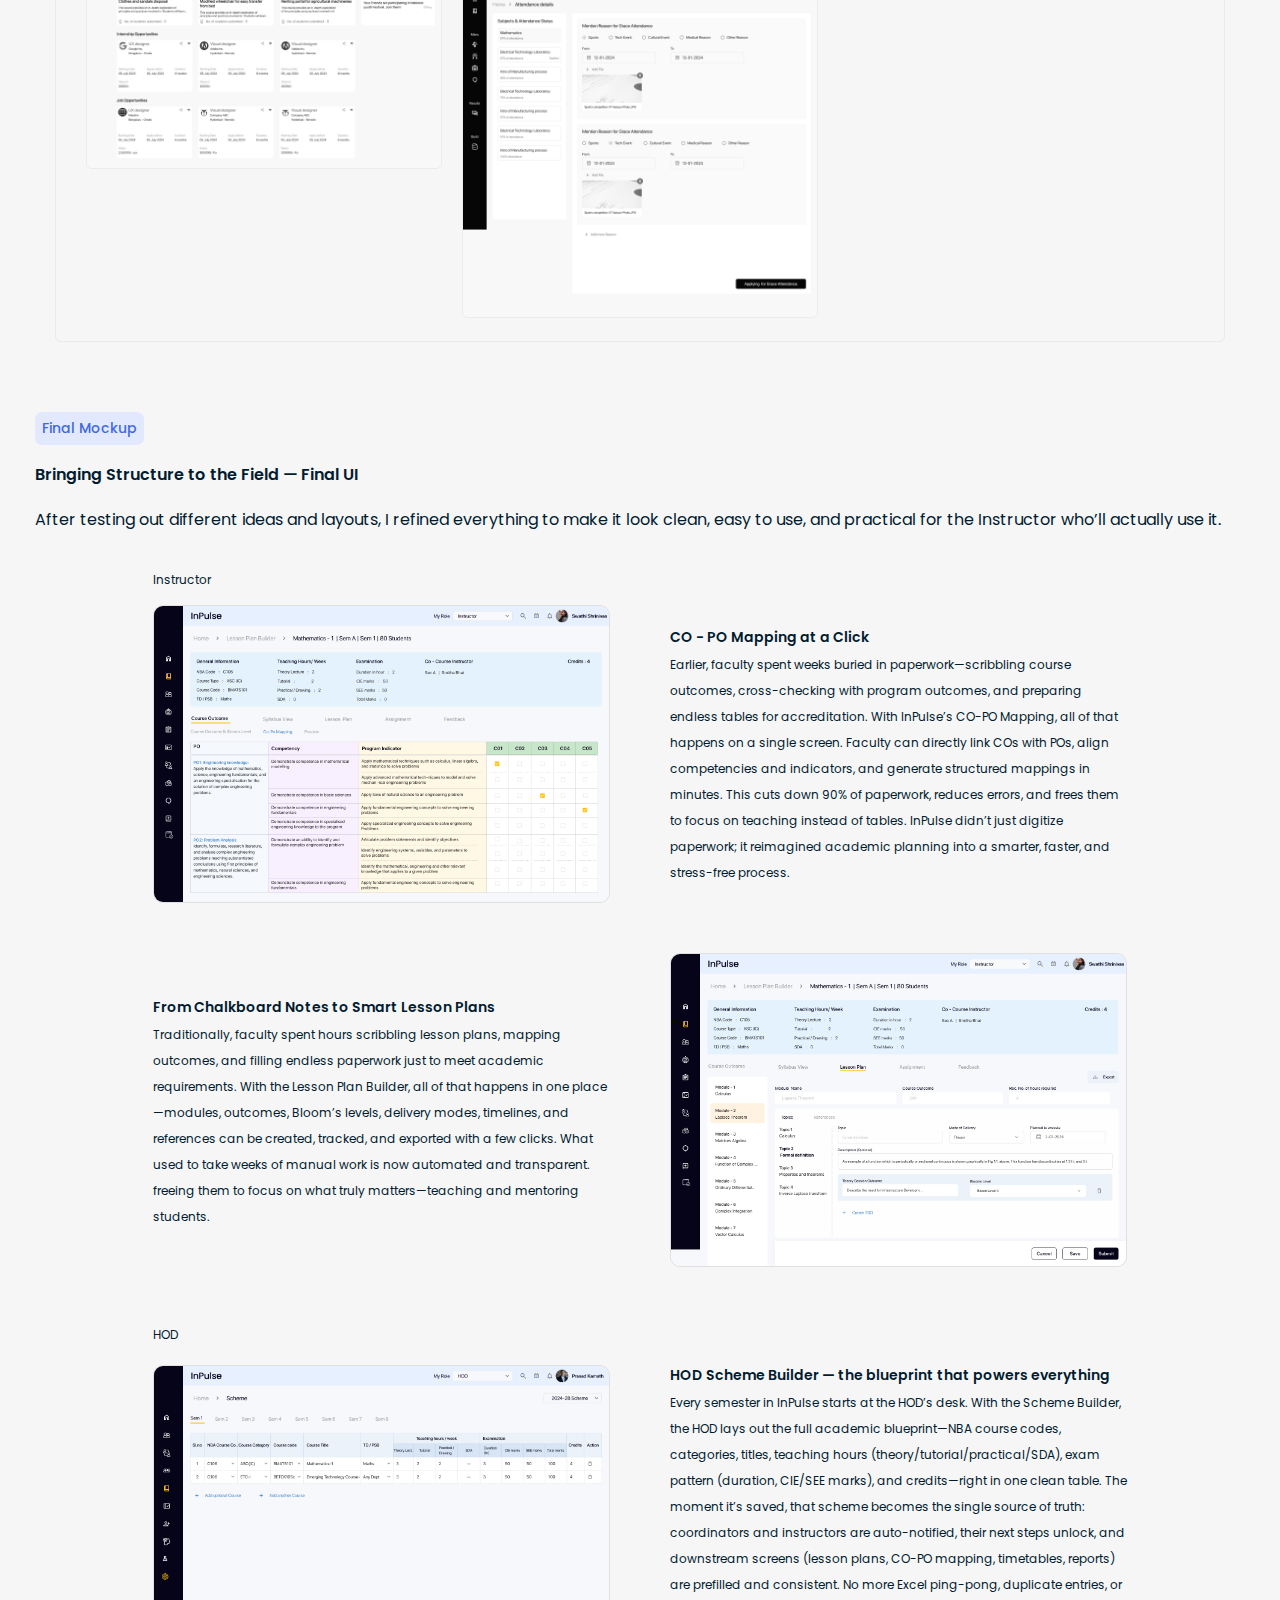
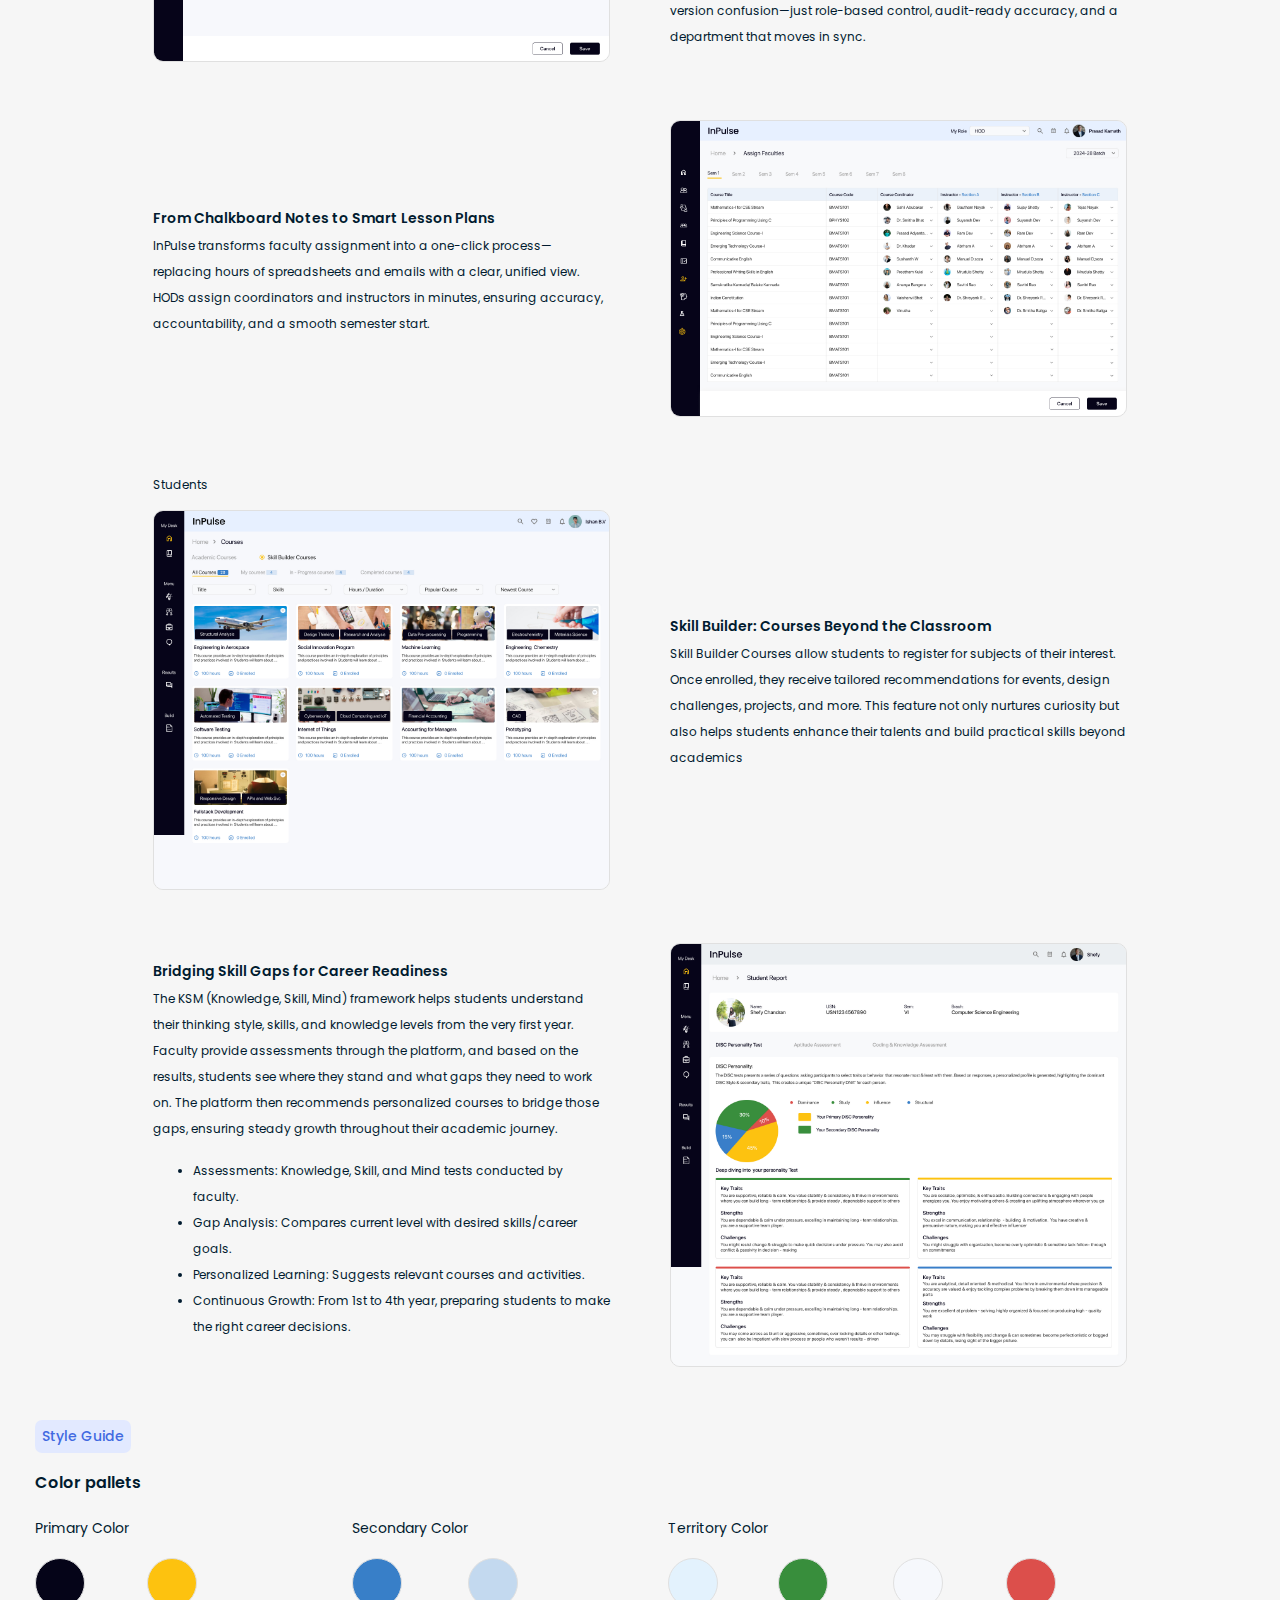
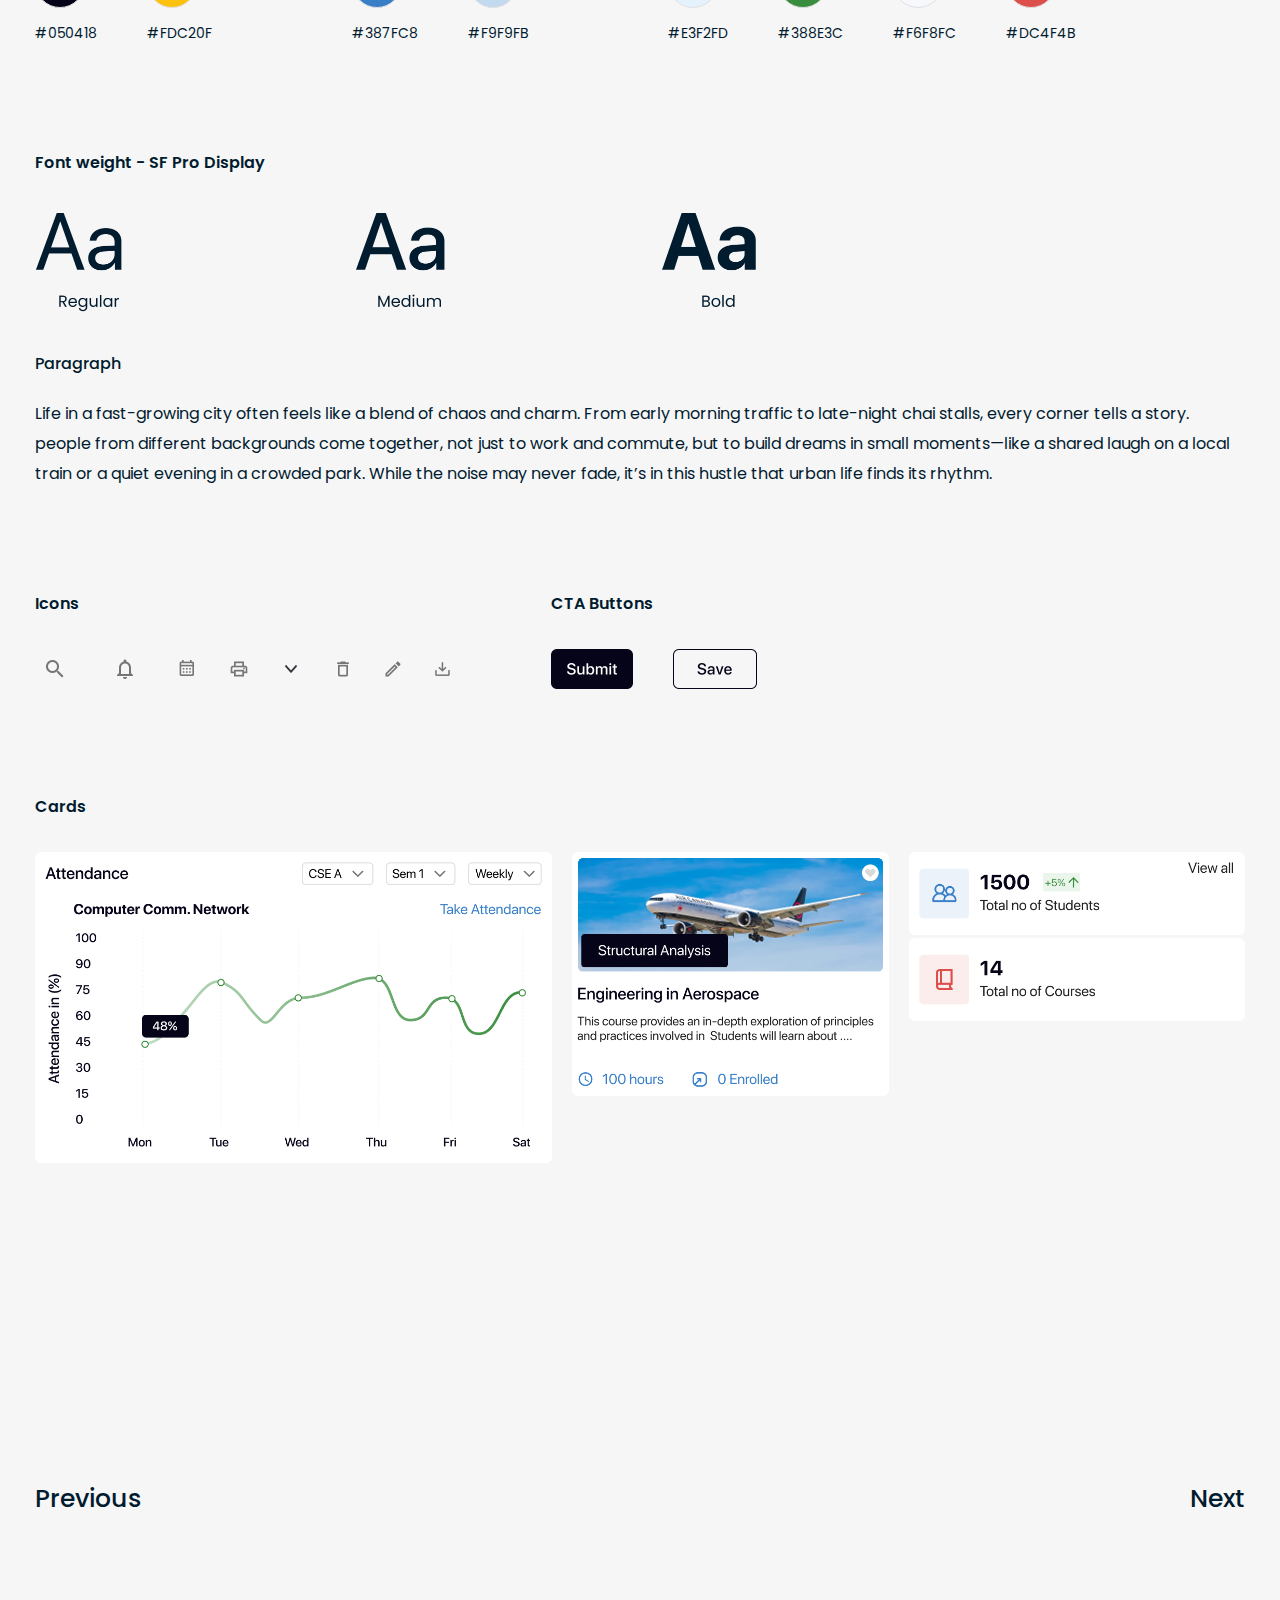
<file: detail-inpulse.html>
<!DOCTYPE html>
<html>

<head>
    <meta name="viewport" content="width=device-width, initial-scale=1">

    <title>Detail- inpulse - Vinutha</title>
    <link rel="stylesheet" href="Style.css">
    <link rel="preconnect" href="https://fonts.googleapis.com">
    <link rel="preconnect" href="https://fonts.gstatic.com" crossorigin>
    <link
        href="https://fonts.googleapis.com/css2?family=Poppins:ital,wght@0,100;0,200;0,300;0,400;0,500;0,600;0,700;0,800;0,900;1,100;1,200;1,300;1,400;1,500;1,600;1,700;1,800;1,900&display=swap"
        rel="stylesheet">
</head>

<body>

    <header>
        <div class="header-wrap">
            <div class="page-center">
                <div class="header-sec">
                    <div class="logo-wrap">
                        <p>vinutha.</p>
                    </div>

                    <input type="checkbox" id="menu-toggle">
                    <label for="menu-toggle" class="hamburger">
                        <span></span>
                        <span></span>
                        <span></span>
                    </label>

                    <div class="menu-wrap">
                        <ul>
                            <li><a href="/">Home</a></li>
                            <li><a href="/About.html">About Me</a></li>
                            <li><a href="">Resume</a></li>
                        </ul>
                    </div>
                </div>

            </div>
        </div>
    </header>

    <!----Detail Banner-->

    <div class="detail-banner details-orange">
        <div class="page-center">
            <div class="detail-banner-txt">
                <h1>What is InPulse</h1>
                <p>InPulse is a personalised education platform designed to inspire growth by blending technology,
                    real-time progress tracking, and life-skill development—empowering institutions to nurture
                    future-ready, purpose-driven learners.</p>
                <div class="detail-banner-img">
                    <img src="images/banner-impulse.png">
                </div>
            </div>
        </div>
    </div>

    <!----Detail Overview-->

    <div class="over-wrap">
        <div class="page-center">
            <div class="over-txt">
                <h2>Overview</h2>
                <p>Think of the InPulse Dashboard as the campus’s friendly mastermind—making sure everyone’s on the same
                    page. Sure, it saves faculty from drowning in paperwork, but its real magic is spotting each
                    student’s superpowers. Then, it helps sharpen those powers so they can either land their dream job
                    or go out and build an empire of their own.</p>
            </div>
            <div class="over-lists">
                <div class="over-list">
                    <p><span>My Role</span></p>
                    <p>UX Design, UI Design</p>
                </div>
                <div class="over-list">
                    <p><span>Tools</span></p>
                    <p>Figma, Adobe Illustrator</p>
                </div>
                <div class="over-list">
                    <p><span>Timeline</span></p>
                    <p>May - Present</p>
                </div>
                <div class="over-list">
                    <p><span>Team</span></p>
                    <p>1 Lead, 1 designer, 2 developers</p>
                </div>
            </div>
        </div>
    </div>


    <!----challenge solution role-->
    <div class="csr-wrap dimp">
        <div class="csr-c-wrap">
            <div class="page-center">
                <div class="csr-c-outer">
                    <div class="csr-c-top">
                        <h3>The Challenge</h3>
                        <p>Every journey starts with a struggle—and everyone here felt it. Teachers had no easy way to
                            track students. HODs were stuck with too many files.
                            Coordinators were tired of jumping between tools. Principals wanted one clear view but got
                            bits and pieces. And students just wanted learning to
                            make sense. So we asked—what’s going wrong, what’s missing, and how do we fix it? That’s
                            where the real change began</p>
                    </div>

                    <div class="csr-c-sec">
                        <div class="csr-c-row csr-c-rowa">
                            <div class="csr-c-col csr-c-cola">
                                One-size-fits-all curriculum fails to meet diverse student needs,
                                interests, and learning speeds.
                            </div>
                            <div class="csr-c-col csr-c-colb">
                                Many graduates lack the practical skills and industry readiness
                                expected by employers.
                            </div>
                        </div>
                        <div class="csr-c-row csr-c-rowb">
                            <div class="csr-c-col csr-c-colc">
                                Focus remains heavily on technical knowledge, with
                                minimal attention to soft skills, adaptability, and
                                collaboration.
                            </div>
                            <div class="csr-c-col csr-c-cold">
                                Students often leave due to lack of direction, support, or
                                motivation.
                            </div>

                        </div>
                        <div class="csr-c-row csr-c-rowc">
                            <div class="csr-c-col csr-c-cole">
                                Teachers juggle teaching, mentoring, admin tasks, and
                                reporting—often without digital support.
                            </div>
                            <div class="csr-c-col csr-c-colf">
                                Assessment methods focus more on memory than practical
                                application or innovation.
                            </div>

                        </div>
                        <div class="csr-c-row csr-c-rowd">
                            <div class="csr-c-col csr-c-colg">
                                Collaboration among students is underutilized, missing opportunities
                                for peer mentorship and collective growth.
                            </div>

                        </div>
                    </div>
                </div>
            </div>
        </div>
        <div class="csr-s-wrap">
            <div class="page-center">
                <div class="csr-c-outer">
                    <div class="csr-s-top">
                        <h3>The Solution</h3>
                        <p>WI listened, mapped the mess, and designed with empathy—turning pain points into smooth paths
                            and confusion into delight</p>
                    </div>

                    <div class="csr-s-sec">
                        <div class="csr-s-row csr-s-rowa">
                            <div class="csr-s-col csr-s-cola">
                                InPulse adapts learning experiences based on student
                                performance, interests, and pace—ensuring no learner is left behind.
                            </div>
                            <div class="csr-s-col csr-s-colb">
                                Integrates real-world projects, internships, and certifications aligned with
                                current industry needs to bridge the skill gap.
                            </div>
                        </div>
                        <div class="csr-s-row csr-s-rowb">
                            <div class="csr-s-col csr-s-colc">
                                Simplifies scheduling, attendance, mentoring, and
                                reporting—empowering faculty to focus on impactful teaching.
                            </div>
                            <div class="csr-s-col csr-s-cold">
                                Centralizes all institutional data—from academics to placement
                                —into one intelligent, integrated platform.
                            </div>

                        </div>
                        <div class="csr-s-row csr-s-rowc">
                            <div class="csr-s-col csr-s-cole">
                                Offers dashboards and analytics for students, faculty,
                                and administrators to monitor academic and non-academic
                                growth dynamically.
                            </div>
                            <div class="csr-s-col csr-s-colf">
                                Facilitates forums, team-based projects, and discussion
                                spaces to nurture a culture of collaborative learning.
                            </div>

                        </div>
                    </div>
                </div>
            </div>

        </div>
        <div class="csr-r-wrap">
            <div class="page-center">
                <div class="csr-r-outer">
                    <div class="csr-r-top">
                        <h3>My Role</h3>
                        <p>When I worked on InPulse, I wasn’t just designing an app—I was building a bridge between
                            everyone on campus. On one side, I spoke with teachers, HODs, and admins to dig into their
                            real struggles—like tracking student progress or juggling accreditation tasks. On the other
                            side, I listened to students, who had their own needs—more playful, more engaging ways to
                            learn and grow. I took all these voices, mixed them into ideas, and worked with our
                            developer and team lead to bring them to life as simple, friendly screens. We tested,
                            tweaked, and fine-tuned until InPulse felt like a tool that worked for everyone—helping
                            faculty stay organised and helping students discover and grow their own superpowers</p>
                    </div>

                    <div class="csr-r-title">
                        <h3>Behind the scenes: Building Bandobast App. </h3>
                    </div>

                    <div class="csr-r-sec">
                        <div class="csr-r-secion csr-r-seciona">
                            <p>It started with conversations. I met with faculty
                                members to understand their real, day-to-day
                                challenges.</p>
                            <img src="images/inpa.png">
                        </div>
                        <div class="csr-r-secion csr-r-secionb">
                            <p>Sharing pain points, suggestions, Discussions</p>
                            <img src="images/inpb.png">
                        </div>
                        <div class="csr-r-secion csr-r-secionc">
                            <p>Brainstorming with teammates/leads about pain points, suggestions, , as a designer how
                                can i simplify etc. </p>
                            <img src="images/inpc.png">
                        </div>
                        <div class="csr-r-secion csr-r-seciond">
                            <p>I became the bridge — translating real needs into actionable
                                UI ideas, making sure tech meets reality</p>
                            <img src="images/inpd.png">
                        </div>
                        <div class="csr-r-secion csr-r-secione">
                            <p>Me and a developer reviewing a screen design together. Each screen was shaped by their
                                feedback. we tested, Tweaked, repeat until one day they said <span>YES!</span>.</p>
                            <img src="images/inpe.png">
                        </div>
                    </div>
                </div>
            </div>

        </div>
    </div>

    <!----Research Overview-->

    <div class="research-wrapper">
        <div class="page-center">
            <div class="research-outer">
                <div class="res-title">
                    <p>Research</p>
                </div>
                <div class="ini-res">
                    <h2>Initial Research</h2>
                    <p>While building the InPulse web app, I went on a campus-wide adventure—chatting with everyone from
                        instructors, HODs, and coordinators to the principal, dean, and even the admissions, finance,
                        and placement teams. I also sat down with students to hear about their day-to-day wins and woes.
                        Each conversation revealed little secrets—how people work, where they struggle, and what would
                        make their lives easier. These stories became my treasure map, guiding me to design a web app
                        that feels natural for everyone, whether you’re an admin juggling approvals or a student chasing
                        deadlines.</p>
                </div>
                <div class="def-res">
                    <h3>Defining the users:</h3>
                    <p>Before starting the design for the InPulse web app, we focused on clearly identifying the
                        different types of users across the institution. Understanding the roles of instructors, HODs,
                        coordinators, department heads, and students helped us map their specific needs and design
                        tailored solutions for each user group.</p>
                </div>
                <div class="res-color-cards">
                    <p>We identified three key user groups:</p>
                    <div class="color-cards">
                        <div class="color-card blue">
                            <h3>Academic & Administrative Staff</h3>
                            <h5>Roles: Instructors, HODs, Coordinators, Module Coordinators,
                                Principal, Dean</h5>
                            <p>Focus: Course planning, performance tracking, approvals,
                                academic reviews, and reporting</p>
                        </div>
                        <div class="color-card green">
                            <h3>Support Departments</h3>
                            <h5>Roles: Admissions, Finance, Placement</h5>
                            <p>Focus: Student onboarding, fee tracking, placement data -
                                management, and departmental coordination</p>
                        </div>
                        <div class="color-card purple">
                            <h3>Students</h3>
                            <h5>Senior Officers</h5>
                            <p>Focus: Access to learning resources, progress tracking,
                                feedback, mentoring, and skill development</p>
                        </div>
                    </div>
                </div>
            </div>
        </div>
    </div>

    <!---Interview-->

    <div class="intr-wrapper inp-intr">
        <div class="page-center">
            <div class="intr-outer">
                <div class="intr-txt">
                    <h3>Interviews:</h3>
                    <p>When we started building the InPulse web app, I didn’t just sit behind a desk—I went straight to
                        the source. I sat with instructors between classes, caught HODs in their busy corridors, chatted
                        with department heads over coffee, and listened to students in their favorite hangout spots. I
                        wanted the unfiltered version of their day—what flows, what frustrates, and what could be
                        better. Those stories, small struggles, and big ideas became the blueprint for a system that
                        doesn’t just “work,” but feels like it was made for them—making academics smoother, admin
                        lighter, and student journeys clearer.</p>

                </div>
                <div class="intr-qtn-wrap">
                    <p class="intr-qtn-title">Some of the questions i have asked with user group</p>
                    <div class="intr-qtns">
                        <div class="intr-qtn">
                            <p>For Students:</p>
                            <ul>
                                <li>What tools or platforms do you currently use to track your
                                    academic progress?</li>
                                <li>Do you feel supported in your learning beyond academics
                                    (skills, career guidance, etc.)?</li>
                                <li>What kind of features would help you manage your learning more effectively?</li>
                            </ul>
                        </div>

                        <div class="intr-qtn">
                            <p>For Instructors:</p>
                            <ul>
                                <li>How do you currently manage your classes, attendance, </li>
                                <li>What challenges do you face while tracking student performance or progress?</li>
                                <li>What kind of reports or analytics would be helpful to you as a faculty member?</li>
                            </ul>
                        </div>

                        <div class="intr-qtn">
                            <p>For HOD’s</p>
                            <ul>
                                <li>How do you currently monitor faculty performance and class
                                    delivery?</li>
                                <li>Are there specific challenges in tracking student outcomes or
                                    mentoring effectiveness?</li>
                                <li>Is it easy to get a holistic view of departmental activities?</li>
                            </ul>
                        </div>
                        <div class="intr-qtn">
                            <p>For Admission Department</p>
                            <ul>
                                <li>How do you currently monitor faculty performance and class
                                    delivery?</li>
                                <li>How do you communicate updates or missing information to applicants?</li>
                                <li>Are there any repetitive tasks you wish could be automated?</li>
                            </ul>
                        </div>

                        <div class="intr-qtn">
                            <p>For Placement Department</p>
                            <ul>
                                <li>How do you collect and manage student placement data
                                    (profiles, resumes, etc.)?</li>
                                <li>How do you track student eligibility and participation in
                                    placements?</li>
                                <li>What kind of analytics or insights would help you better
                                    prepare students for placements?</li>
                            </ul>
                        </div>

                    </div>
                </div>
                <div class="intr-bottom">
                    <div class="intr-bottom-row">
                        <p>A few Pain points:</p>
                        <ul class="intr-lists orange">
                            <li>Absence of skill tracking beyond academics (life skills, certifications, etc.).</li>
                            <li>Lack of clarity on academic progress and outcomes.</li>
                            <li>Time-consuming report generation and documentation for HODs</li>
                            <li>Difficulty in tracking student progress in a structured, real-time manner.</li>
                            <li>No easy way to monitor ongoing faculty activity or student outcomes.</li>
                            <li>Difficulty matching students to company criteria due to lack of filtered data.</li>
                        </ul>
                    </div>
                    <div class="intr-bottom-row">
                        <p>Wish lists:</p>
                        <ul class="intr-lists green">
                            <li>A personal dashboard showing course, skills, and placement readiness</li>
                            <li>Intuitive tools to take attendance, assign grades, and monitor mentoring</li>
                            <li>Central dashboard showing department metrics</li>
                            <li>Searchable student database with filters (skills, marks, interests)</li>
                        </ul>
                    </div>
                </div>
            </div>
        </div>
    </div>


    <!---User Flow:-->

    <div class="user-wrapper">
        <div class="page-center">
            <div class="user-outer">
                <div class="user-txt">
                    <h3>User Flow:</h3>
                    <p>When someone logs into InPulse, they don’t just enter a dashboard—they step into a guided
                        experience tailored to who they are.</p>

                </div>
                <div class="user-img">
                    <img src="images/inpu.png">
                </div>
            </div>
        </div>
    </div>

    <!---Wireframes-->

    <div class="wire-wrapper">
        <div class="page-center">
            <div class="wire-outer">
                <div class="wire-title">
                    <p>Wireframes</p>
                </div>
            </div>
            <div class="wire-txt">
                <h3>Mapping User Needs into Design:</h3>
                <p>I created them to quickly plan how each screen should work, based on the real needs of police
                    officers who currently manage everything manually. It's a rough version to test ideas before jumping
                    into detailed design.</p>

            </div>
            <div class="wireframes inp-wire">
                <div class="wireframes-low">
                    <p>low-fidelity Wireframe:</p>
                    <ul>
                        <li>
                            <img src="images/inpla.png">
                        </li>

                        <li>
                            <img src="images/inplb.png">
                        </li>

                        <li>
                            <img src="images/inplc.png">
                        </li>

                        <li>
                            <img src="images/inpld.png">
                        </li>

                        <li>
                            <img src="images/inple.png">
                        </li>


                    </ul>
                </div>
                <div class="wireframes-high">

                    <p>High-fidelity Wireframe:</p>
                    <ul>
                        <li>
                            <img src="images/inpha.jpg">
                        </li>

                        <li>
                            <img src="images/inphb.jpg">
                        </li>

                        <li>
                            <img src="images/inphc.jpg">
                        </li>

                        <li>
                            <img src="images/inphd.jpg">
                        </li>

                        <li>
                            <img src="images/inphe.jpg">
                        </li>

                        <li>
                            <img src="images/inphf.jpg">
                        </li>
                        <li>
                            <img src="images/inphg.jpg">
                        </li>


                    </ul>
                </div>
            </div>
        </div>
    </div>

    <!---Final Mockup-->

    <div class="fm-wrapper">
        <div class="page-center">
            <div class="fm-outer">
                <div class="fm-title">
                    <p>Final Mockup</p>
                </div>
            </div>
            <div class="fm-txt">
                <h3>Bringing Structure to the Field — Final UI</h3>
                <p>After testing out different ideas and layouts, I refined everything to make it look clean, easy to
                    use, and practical for the Instructor who’ll
                    actually use it.</p>

            </div>
            <div class="fm-cards pm-fm-card">

                <div class="fm-card">
                    <p>Instructor</p>
                    <div class="fm-cards-txt">
                        <h3>CO - PO Mapping at a Click </h3>
                        <p>Earlier, faculty spent weeks buried in paperwork—scribbling course outcomes, cross-checking
                            with program outcomes, and preparing endless tables for accreditation. With InPulse’s CO-PO
                            Mapping, all of that happens on a single screen. Faculty can directly link COs with POs,
                            align competencies and indicators, and generate structured mappings in minutes. This cuts
                            down 90% of paperwork, reduces errors, and frees them to focus on teaching instead of
                            tables. InPulse didn’t just digitize paperwork; it reimagined academic planning into a
                            smarter, faster, and stress-free process.</p>
                    </div>

                    <div class="fm-cards-img">
                        <img src="images/inpta.jpg">
                    </div>
                </div>

                <div class="fm-card">
                    <div class="fm-cards-txt">
                        <h3>From Chalkboard Notes to Smart Lesson Plans</h3>
                        <p>Traditionally, faculty spent hours scribbling lesson plans, mapping outcomes, and filling
                            endless paperwork just to meet academic requirements. With the Lesson Plan Builder, all of
                            that happens in one place—modules, outcomes, Bloom’s levels, delivery modes, timelines, and
                            references can be created, tracked, and exported with a few clicks. What used to take weeks
                            of manual work is now automated and transparent. freeing them to focus on what truly
                            matters—teaching and mentoring students.</p>
                    </div>

                    <div class="fm-cards-img">
                        <div class="fm-cards-imgs">
                            <img src="images/inptb.jpg">
                        </div>


                    </div>
                </div>

                <div class="fm-card">

                    <p>HOD</p>
                    <div class="fm-cards-txt">
                        <div class="fm-cards-txts">
                            <h3>HOD Scheme Builder — the blueprint that powers everything</h3>
                            <p>Every semester in InPulse starts at the HOD’s desk. With the Scheme Builder, the HOD lays
                                out the full academic blueprint—NBA course codes, categories, titles, teaching hours
                                (theory/tutorial/practical/SDA), exam pattern (duration, CIE/SEE marks), and
                                credits—right in one clean table. The moment it’s saved, that scheme becomes the single
                                source of truth: coordinators and instructors are auto-notified, their next steps
                                unlock, and downstream screens (lesson plans, CO-PO mapping, timetables, reports) are
                                prefilled and consistent. No more Excel ping-pong, duplicate entries, or version
                                confusion—just role-based control, audit-ready accuracy, and a department that moves in
                                sync.</p>
                        </div>

                    </div>

                    <div class="fm-cards-img">
                        <div class="fm-cards-imgs">
                            <img src="images/inptc.jpg">
                        </div>

                    </div>
                </div>

                <div class="fm-card">
                    <div class="fm-cards-txt">
                        <h3>From Chalkboard Notes to Smart Lesson Plans</h3>
                        <p>InPulse transforms faculty assignment into a one-click process—replacing hours of
                            spreadsheets and emails with a clear, unified view. HODs assign coordinators and instructors
                            in minutes, ensuring accuracy, accountability, and a smooth semester start.</p>
                    </div>

                    <div class="fm-cards-img">
                        <div class="fm-cards-imgs">
                            <img src="images/inptd.jpg">
                        </div>


                    </div>
                </div>


                <div class="fm-card">

                    <p>Students</p>
                    <div class="fm-cards-txt">
                        <div class="fm-cards-txts">
                            <h3>Skill Builder: Courses Beyond the Classroom</h3>
                            <p>Skill Builder Courses allow students to register for subjects of their interest. Once
                                enrolled, they receive tailored recommendations for events, design challenges, projects,
                                and more. This feature not only nurtures curiosity but also helps students enhance their
                                talents and build practical skills beyond academics</p>
                        </div>

                    </div>

                    <div class="fm-cards-img">
                        <div class="fm-cards-imgs">
                            <img src="images/inpte.jpg">
                        </div>

                    </div>
                </div>

                <div class="fm-card">
                    <div class="fm-cards-txt">
                        <h3>Bridging Skill Gaps for Career Readiness</h3>
                        <p>The KSM (Knowledge, Skill, Mind) framework helps students understand their thinking style,
                            skills, and knowledge levels from the very first year. Faculty provide assessments through
                            the platform, and based on the results, students see where they stand and what gaps they
                            need to work on. The platform then recommends personalized courses to bridge those gaps,
                            ensuring steady growth throughout their academic journey.</p>
                        <ul>
                            <li>Assessments: Knowledge, Skill, and Mind tests conducted by faculty.</li>
                            <li>Gap Analysis: Compares current level with desired skills/career goals.</li>
                            <li>Personalized Learning: Suggests relevant courses and activities.</li>
                            <li>Continuous Growth: From 1st to 4th year, preparing students to make the right career
                                decisions.</li>
                        </ul>
                    </div>

                    <div class="fm-cards-img">
                        <div class="fm-cards-imgs">
                            <img src="images/inptf.jpg">
                        </div>


                    </div>
                </div>


            </div>
        </div>

    </div>



    <!---Style Guide-->

    <div class="styleg-wrapper">
        <div class="page-center">
            <div class="styleg-title">
                <p>Style Guide</p>
            </div>

            <div class="styleg-wrap">


                <div class="styleg-colors">
                    <div class="styleg-sec-title">
                        <p>Color pallets</p>
                    </div>
                    <div class="styleg-sec">
                        <div class="styleg-sec-inner">
                            <p>Primary Color</p>
                            <ul class="styleg-color">
                                <li>
                                    <span class="color-blue" style="background-color: #050418;"></span>
                                    <span class="color-code">#050418</span>

                                </li>
                                <li>
                                    <span class="color-blue" style="background-color: #FDC20F;"></span>
                                    <span class="color-code">#FDC20F</span>

                                </li>
                            </ul>
                        </div>
                        <div class="styleg-sec-inner">
                            <p>Secondary Color</p>
                            <ul class="styleg-color">
                                <li>
                                    <span class="color-blue" style="background-color: #387FC8;"></span>
                                    <span class="color-code">#387FC8</span>

                                </li>
                                <li>
                                    <span class="color-blue" style="background-color: #C3D9EF;"></span>
                                    <span class="color-code">#F9F9FB</span>

                                </li>
                            </ul>
                        </div>
                        <div class="styleg-sec-inner">
                            <p>Territory Color</p>
                            <ul class="styleg-color">
                                <li>
                                    <span class="color-green" style="background-color: #E3F2FD;"></span>
                                    <span class="color-code">#E3F2FD</span>

                                </li>
                                <li>
                                    <span class="color-red" style="background-color: #388E3C;"></span>
                                    <span class="color-code">#388E3C</span>

                                </li>
                                <li>
                                    <span class="color-orange" style="background-color: #F6F8FC;"></span>
                                    <span class="color-code">#F6F8FC</span>

                                </li>
                                <li>
                                    <span class="color-orange" style="background-color: #DC4F4B;"></span>
                                    <span class="color-code">#DC4F4B</span>

                                </li>
                            </ul>
                        </div>
                    </div>
                </div>

                <div class="styleg-font">
                    <div class="styleg-sec-title">
                        <p>Font weight - SF Pro Display</p>
                    </div>
                    <ul>
                        <li><img src="images/inpletter.png"></li>
                    </ul>
                    <div class="styleg-font-txt">
                        <h4>Paragraph</h4>
                        <p>Life in a fast-growing city often feels like a blend of chaos and charm. From early morning
                            traffic to late-night chai stalls, every corner tells a story. people from different
                            backgrounds come together, not just to work and commute, but to build dreams in small
                            moments—like a shared laugh on a local train or a quiet evening in a crowded park. While the
                            noise may never fade, it’s in this hustle that urban life finds its rhythm.</p>
                    </div>
                </div>


                <div class="styleg-icons-btn">
                    <div class="styleg-icons">
                        <div class="styleg-sec-title">
                            <p>Icons</p>
                        </div>
                        <ul>
                            <li><img src="images/inpicon.png"></li>
                        </ul>
                    </div>
                    <div class="styleg-btn">
                        <div class="styleg-sec-title">
                            <p>CTA Buttons</p>
                        </div>
                        <ul>
                            <li><img src="images/inpbtn.png"></li>
                        </ul>
                    </div>
                </div>


                <div class="styleg-cards">
                    <div class="styleg-sec-title">
                        <p>Cards</p>
                    </div>
                    <ul>
                        <li><img src="images/incardsa.png"></li>
                        <li><img src="images/incardsb.png"></li>
                        <li><img src="images/incardsc.png"><br><img src="images/incardsd.png"></li>
                    </ul>
                </div>


            </div>
        </div>
    </div>


    <!---previous next-->
    <div class="pagination">
        <div class="page-center">
            <ul>
                <li><a href="/detail-bandobast.html">Previous</a></li>
                <li><a href="/detail-apptimus.html">Next</a></li>
            </ul>
        </div>
    </div>


</body>

</html>
</file>
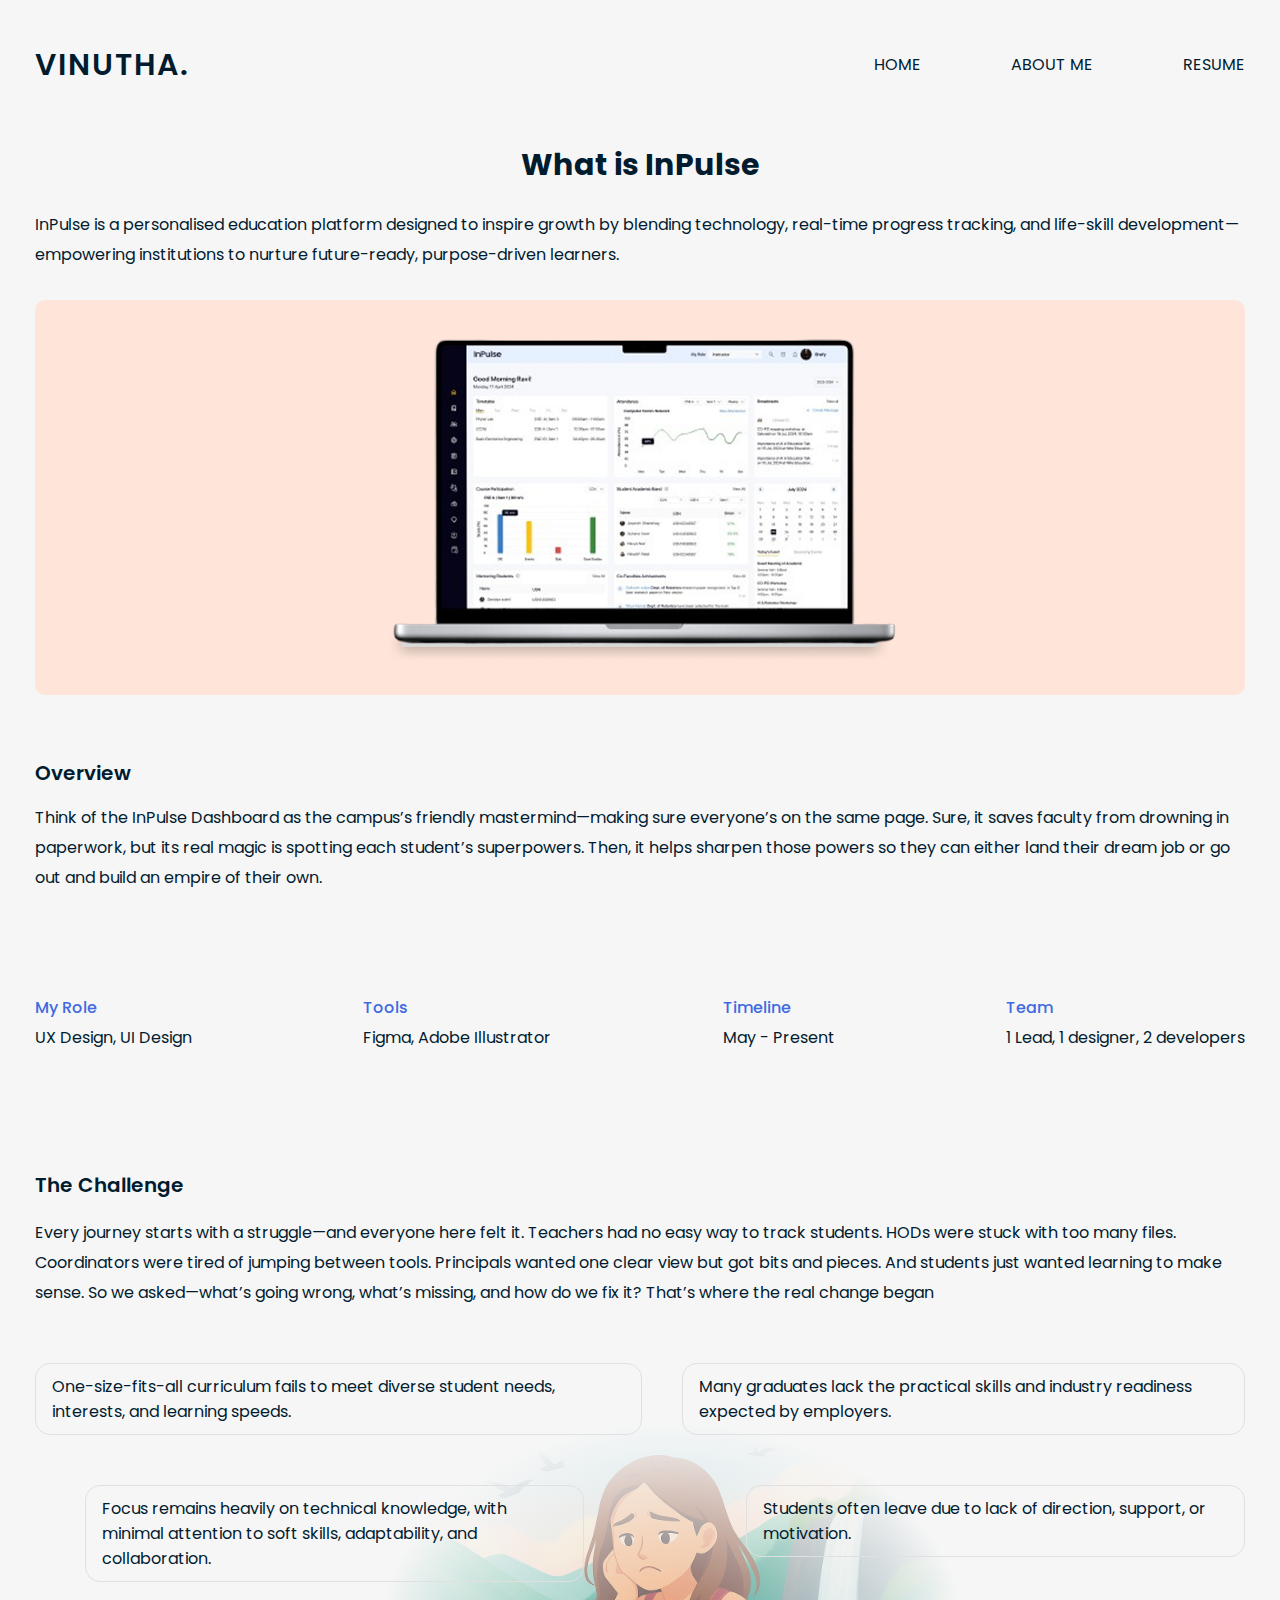
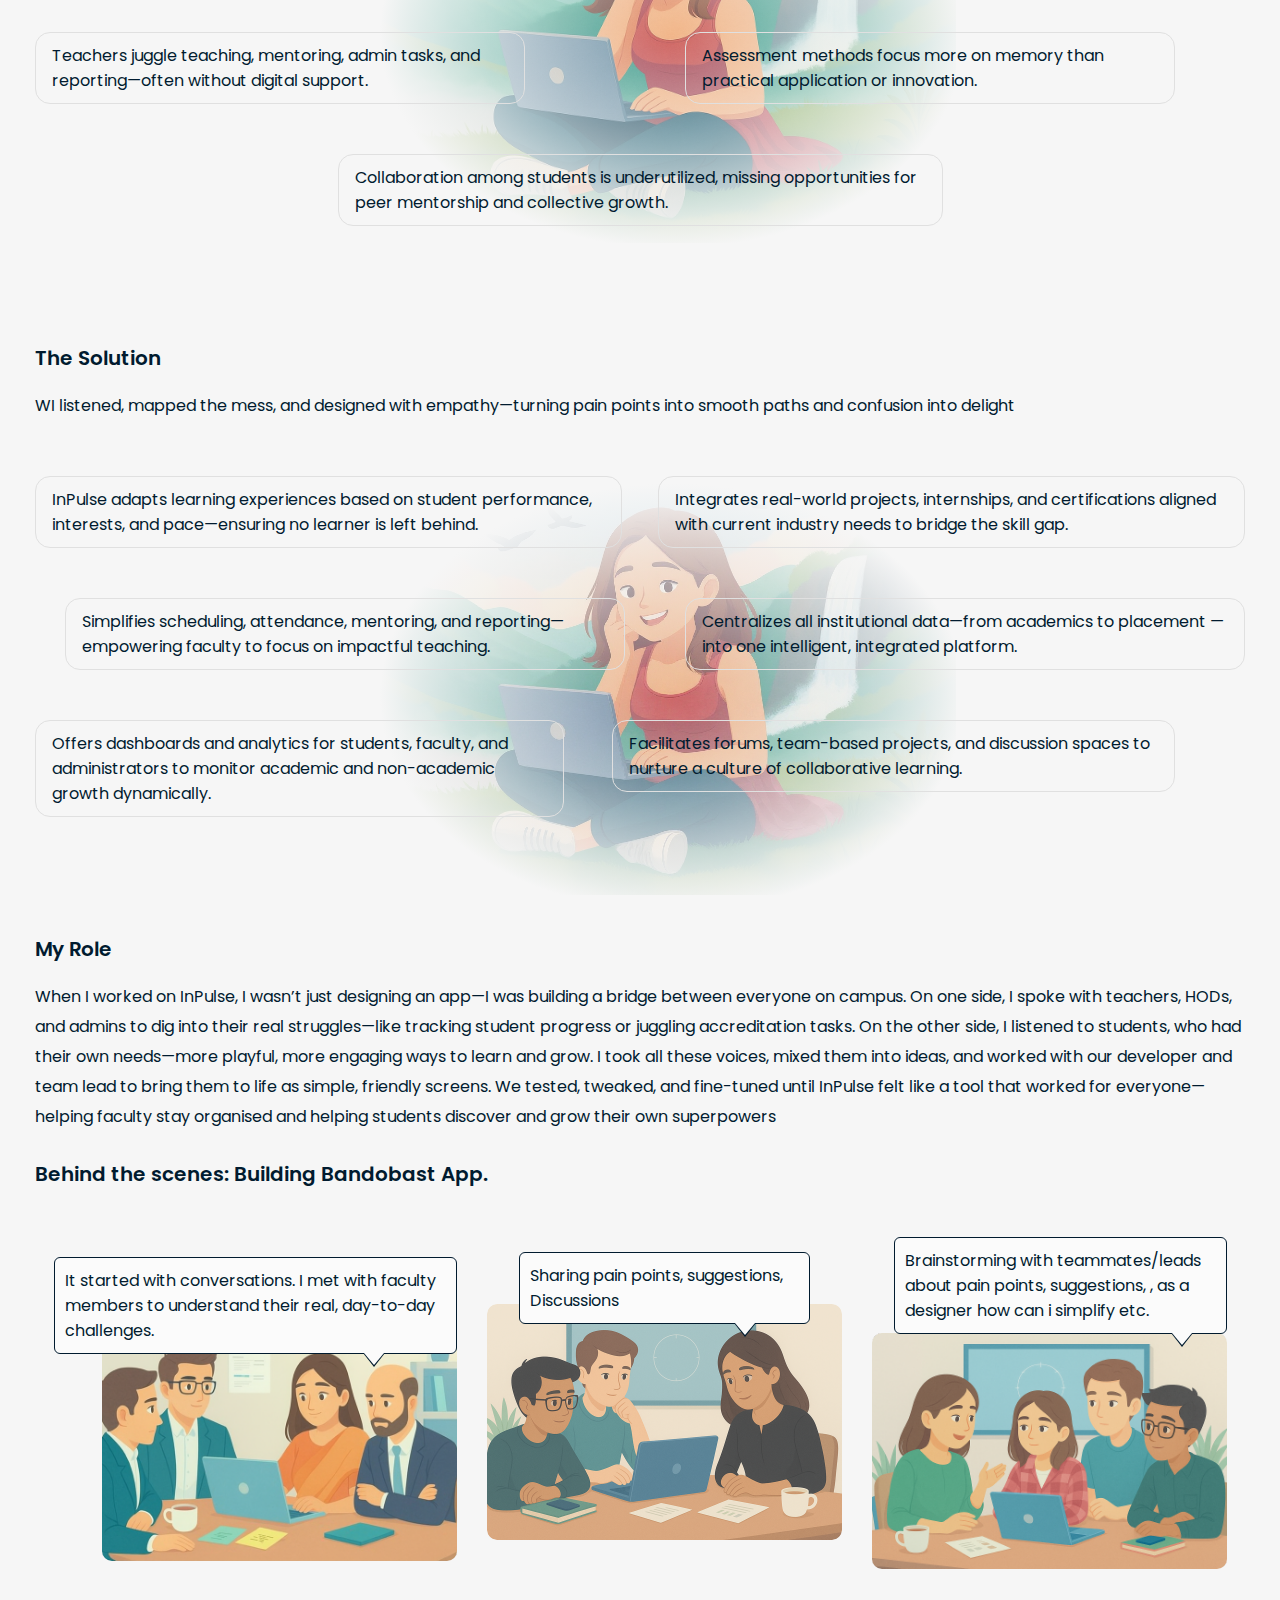
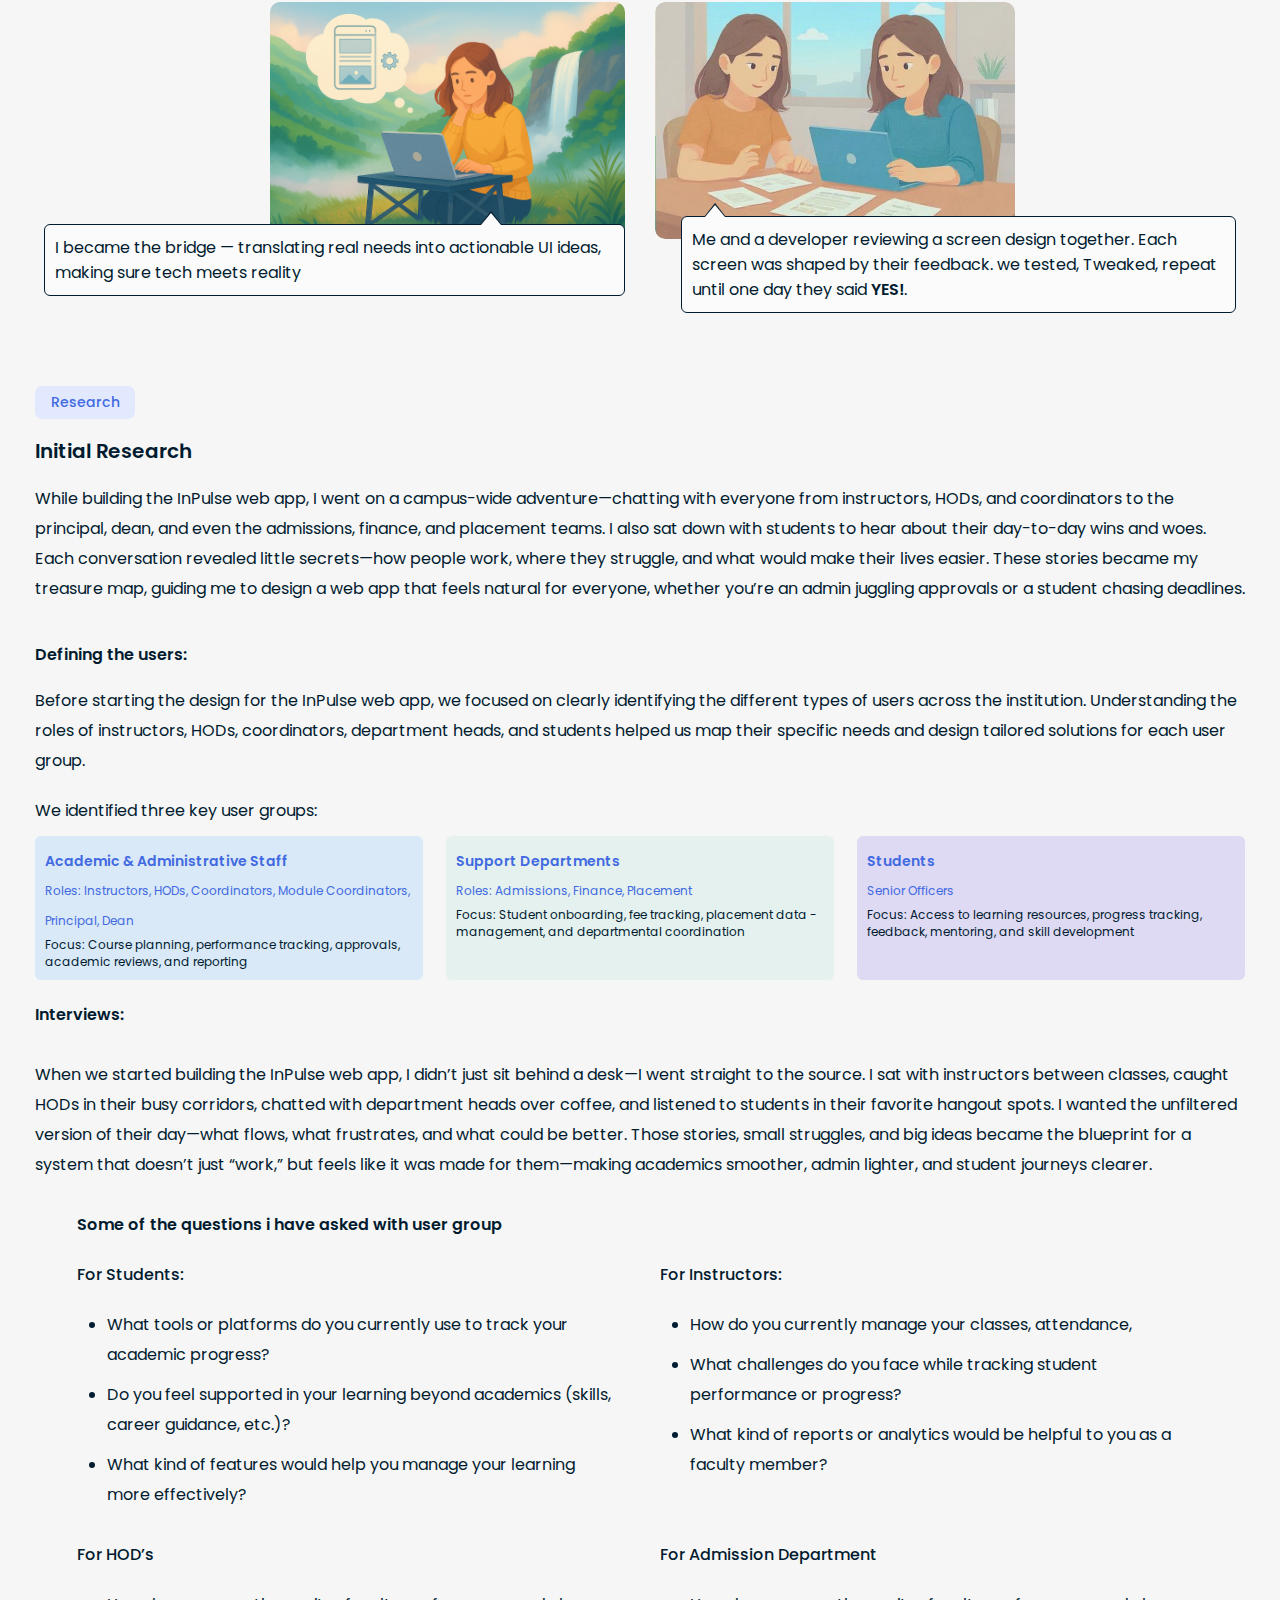
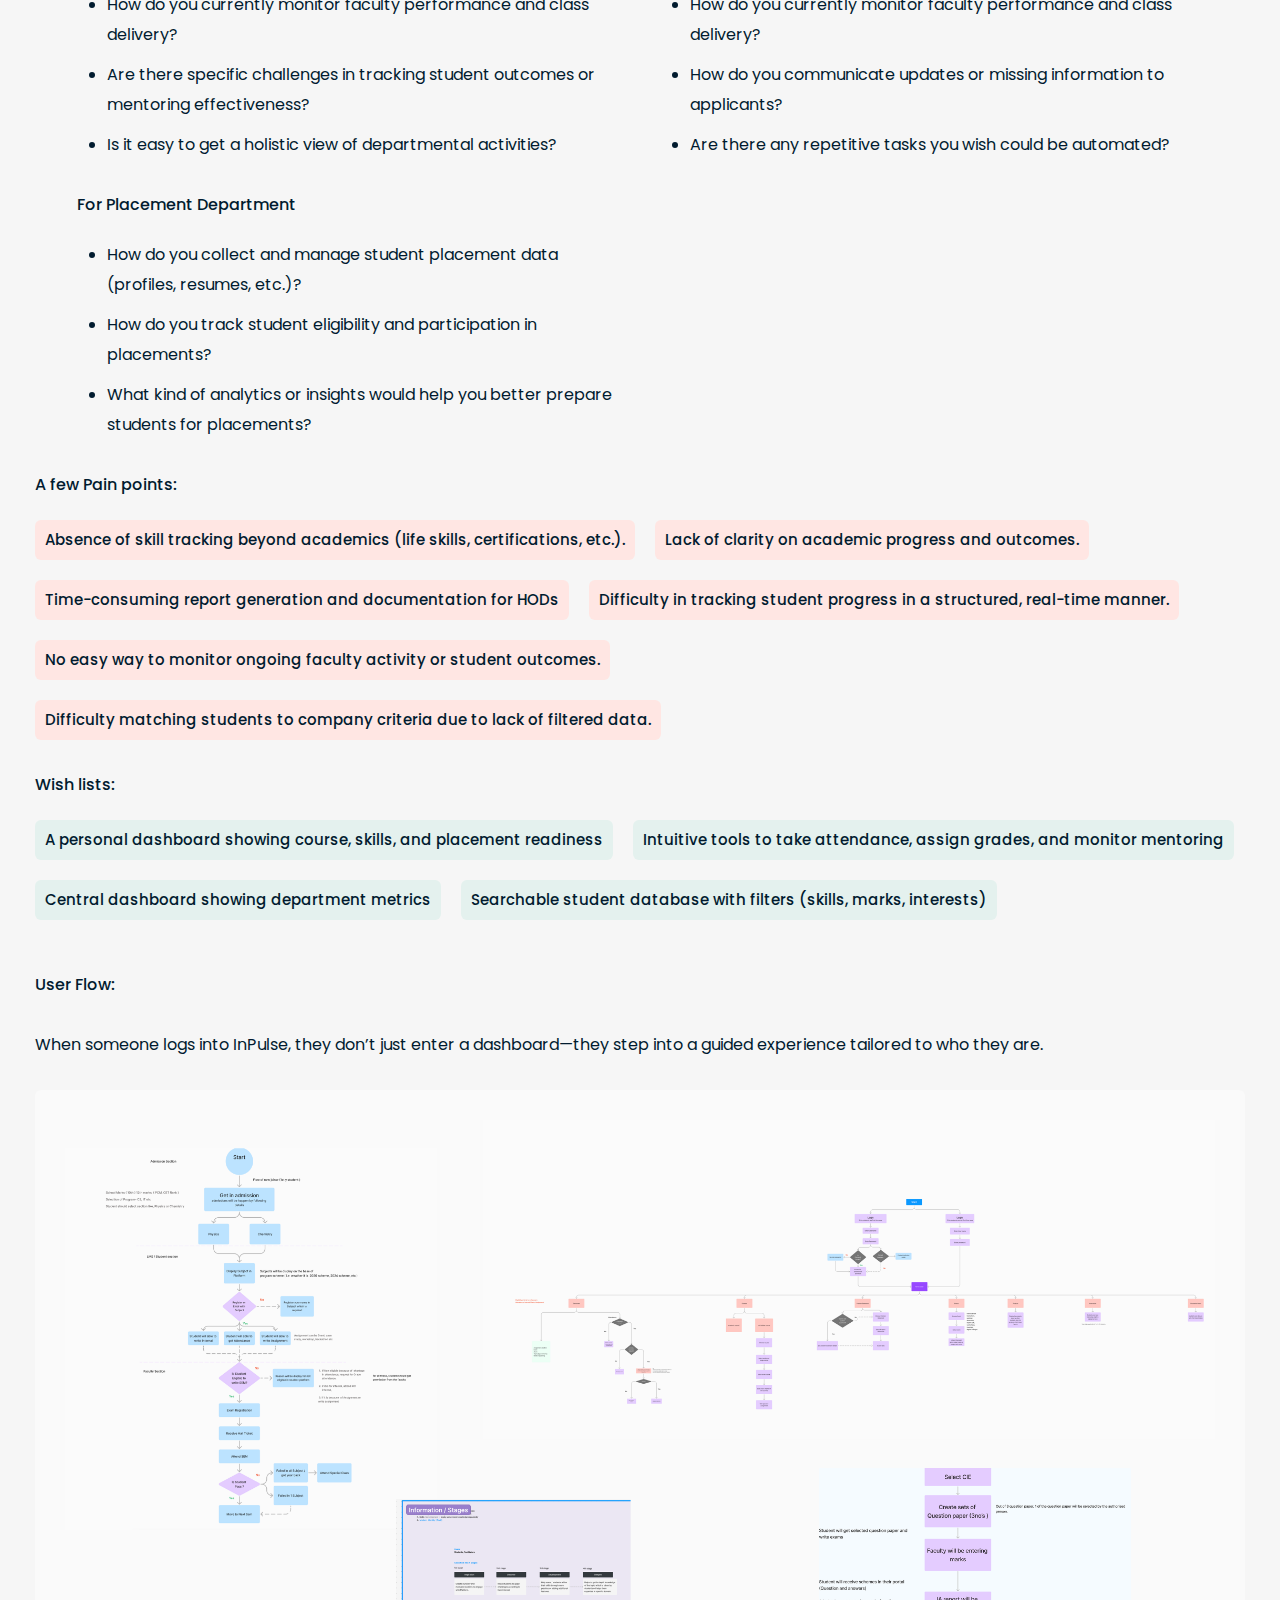
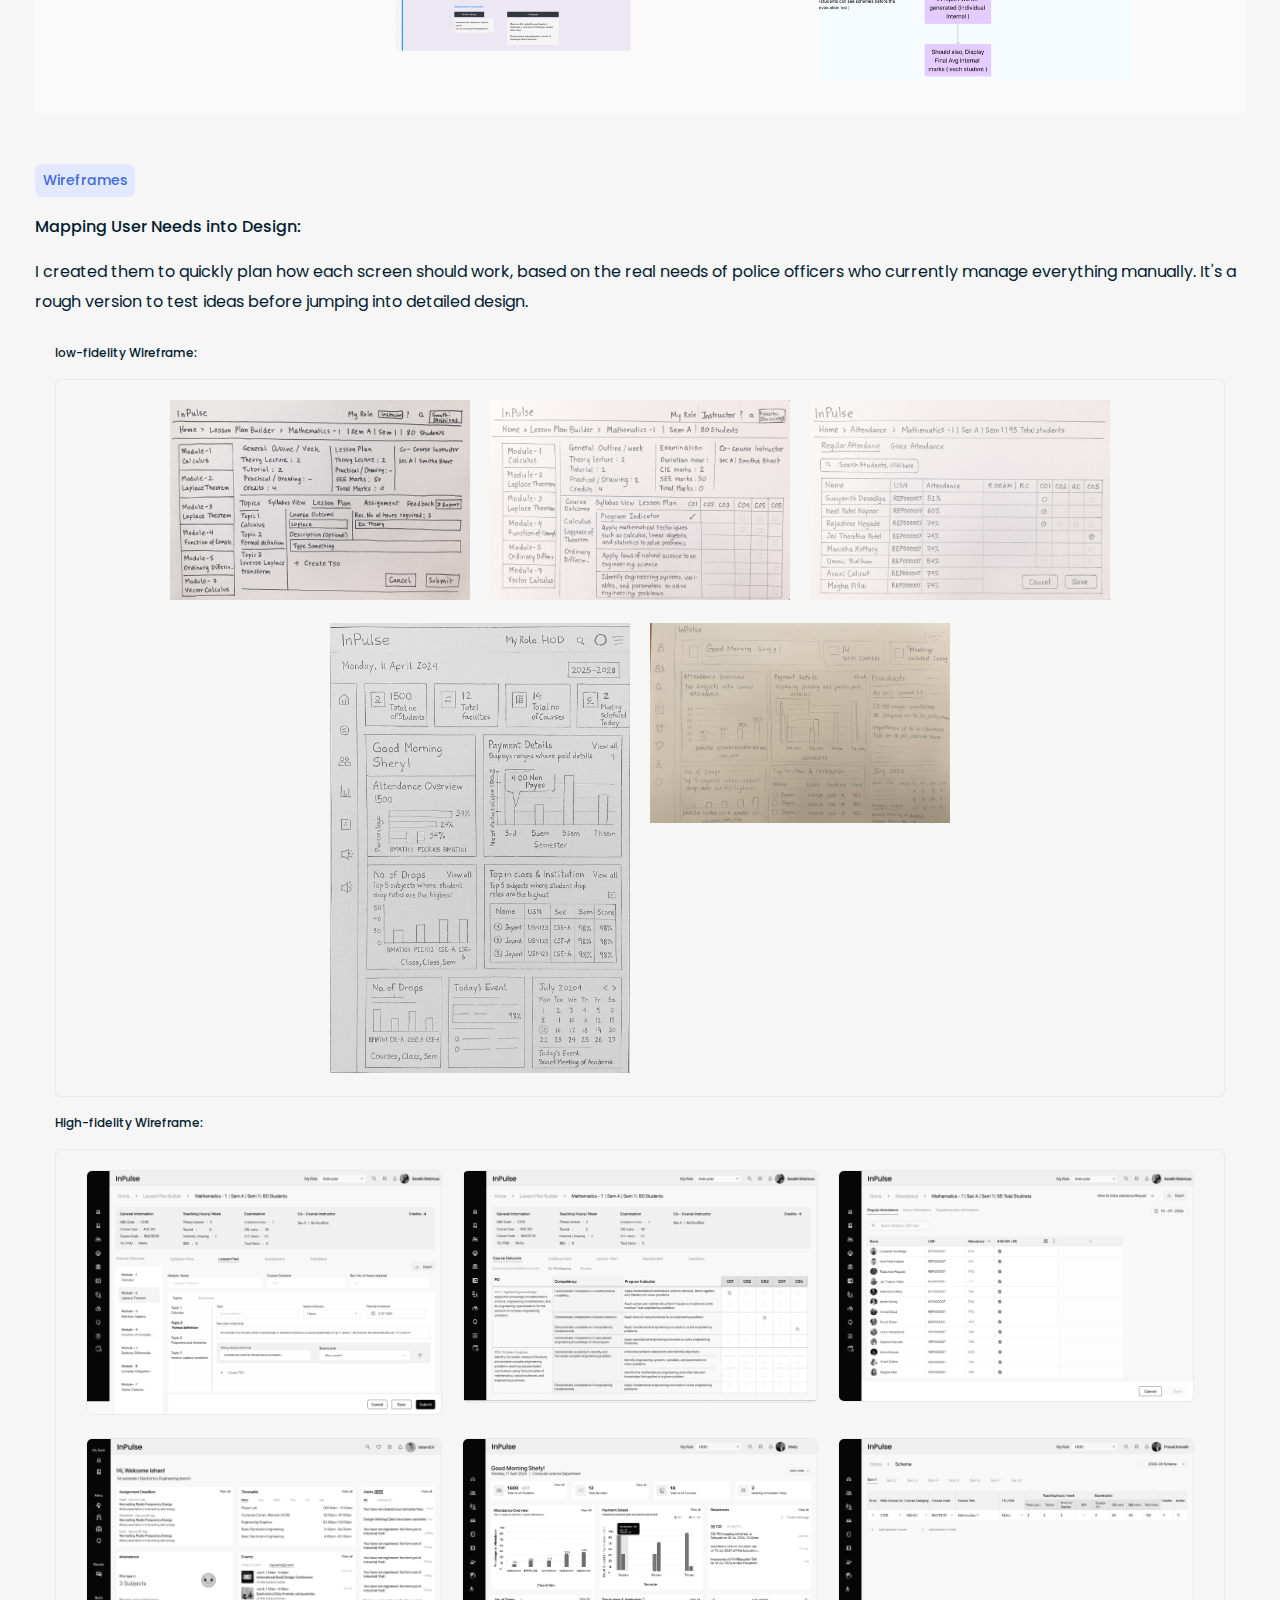
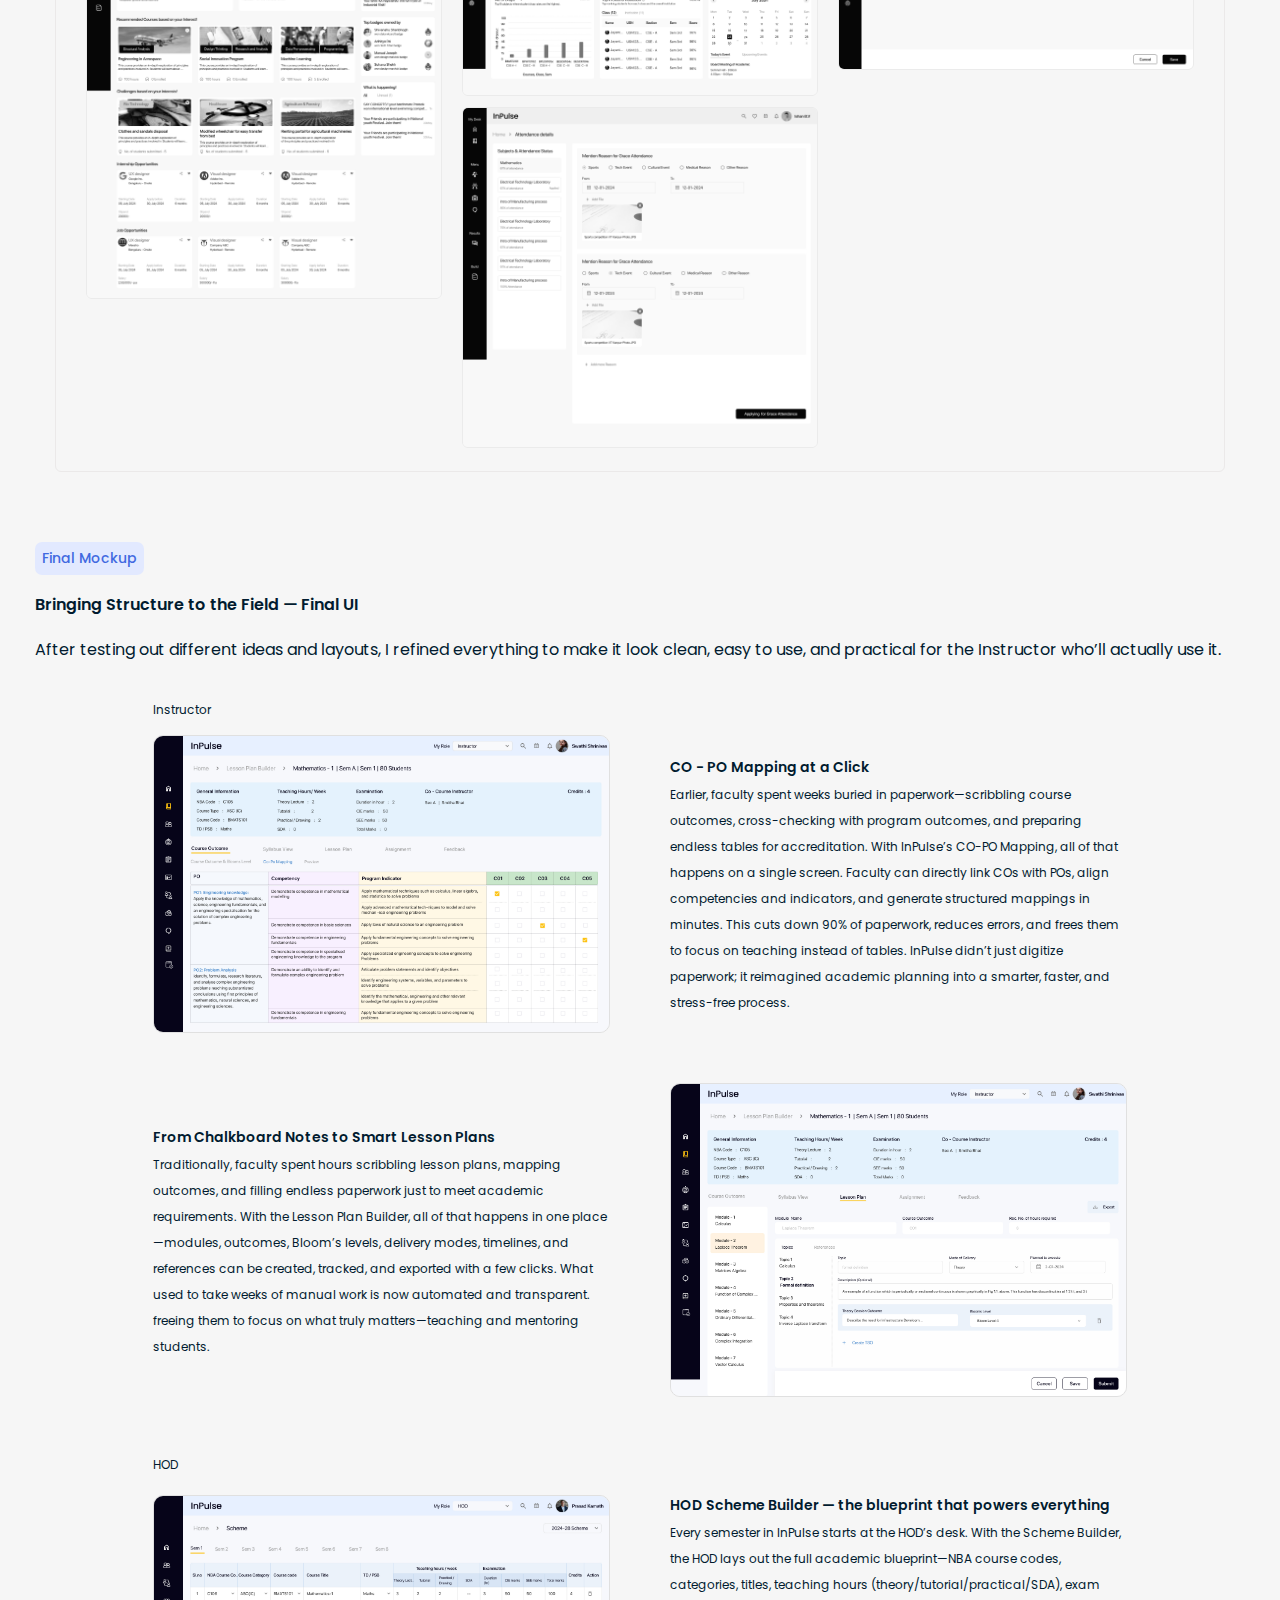
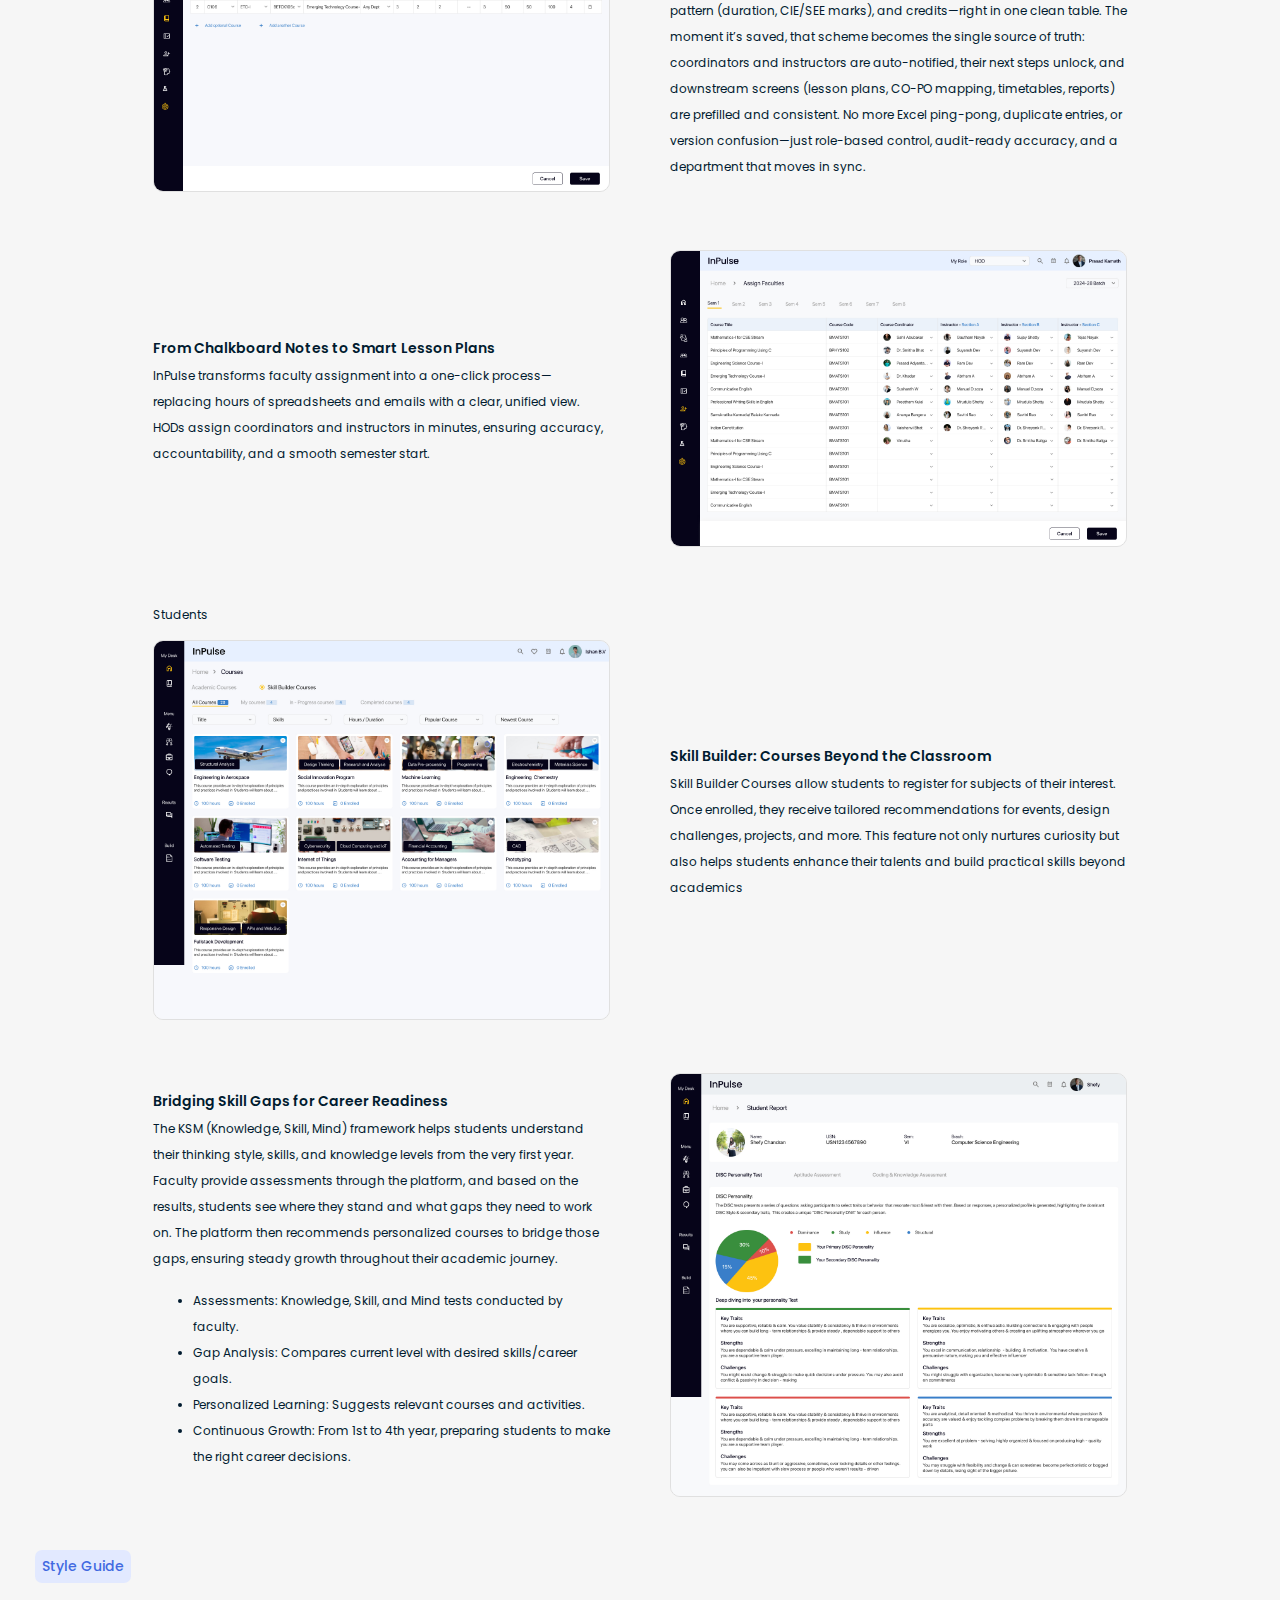
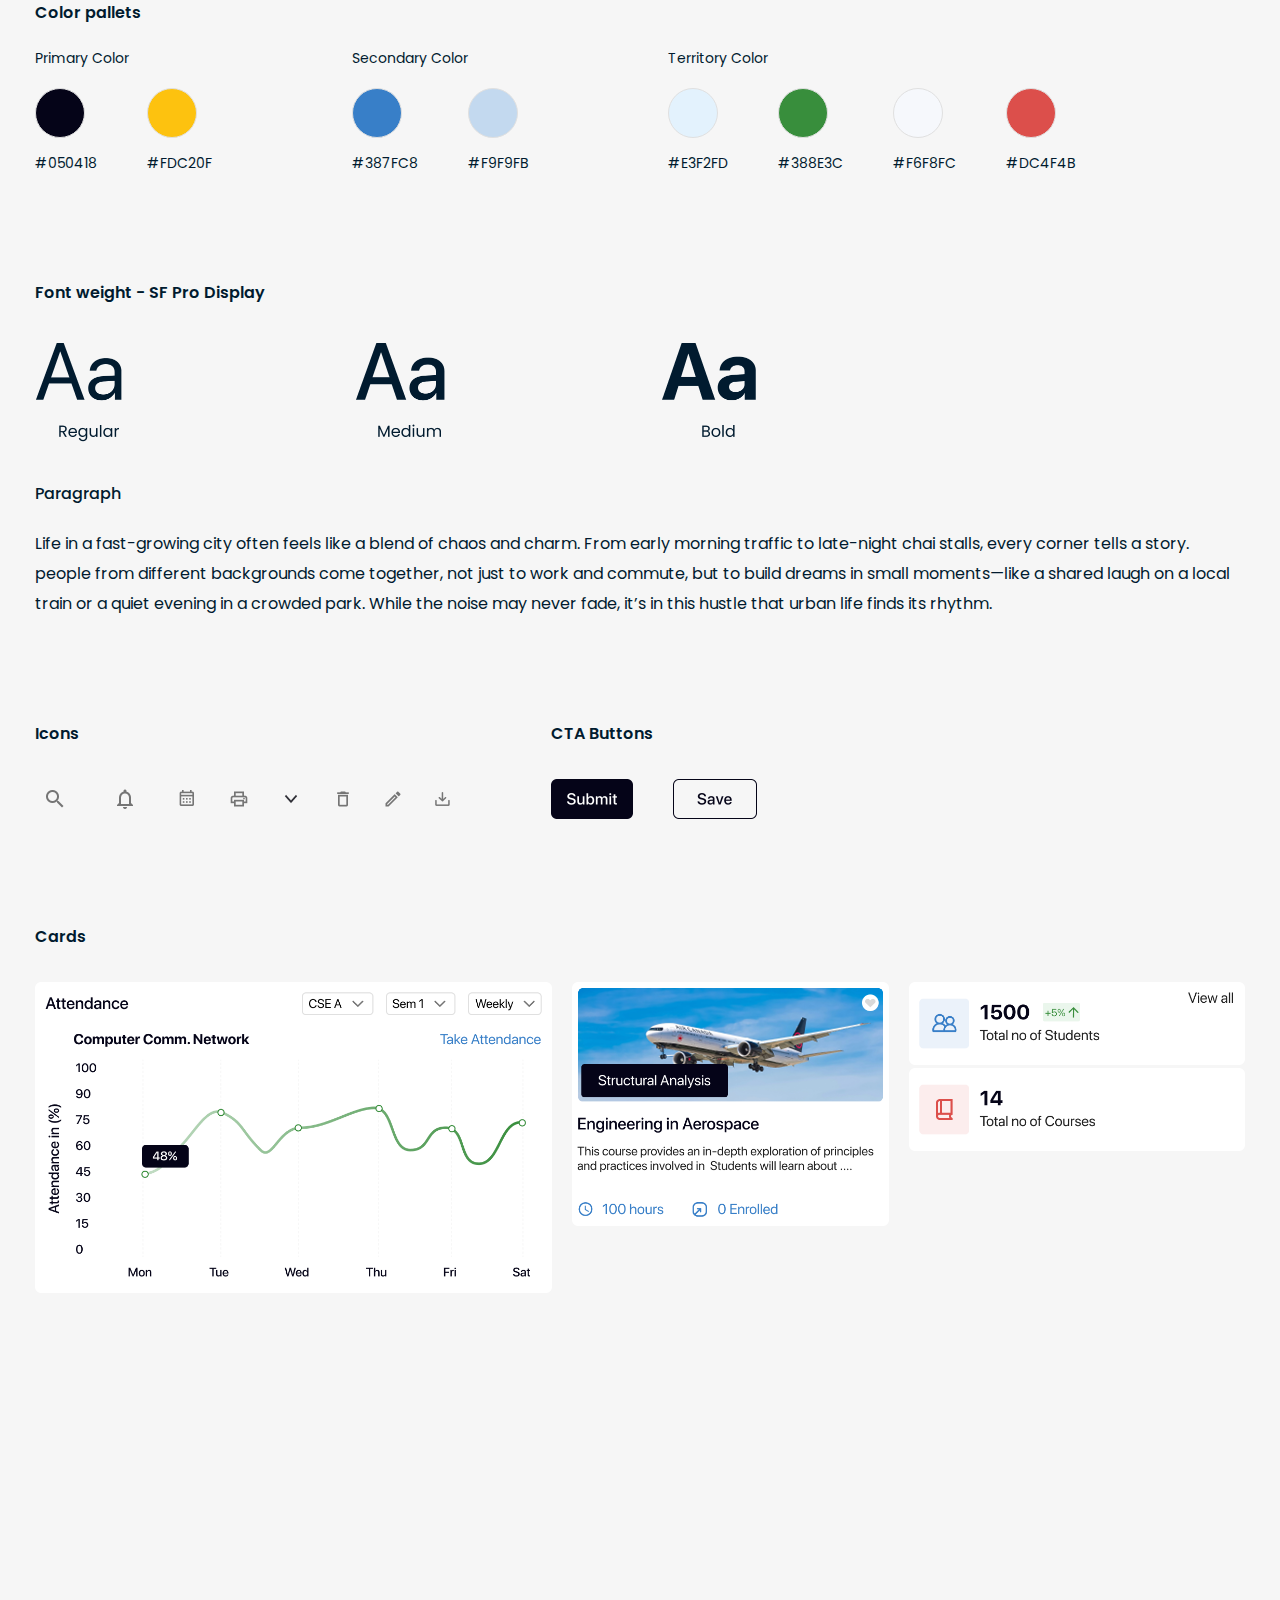
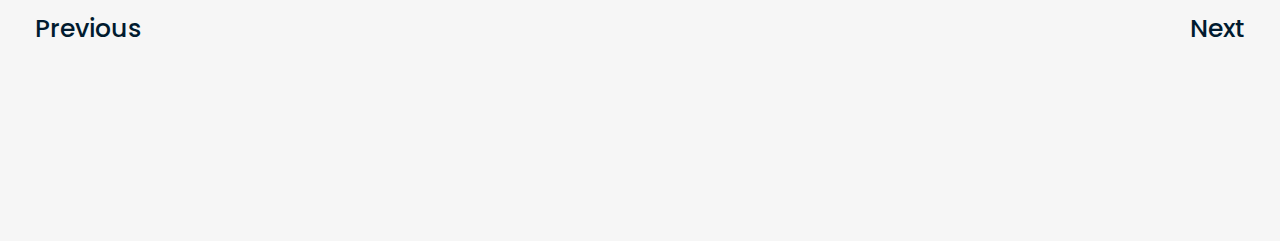
<file: inpulse.html>
<!DOCTYPE html>
<html>

<head>
    <meta name="viewport" content="width=device-width, initial-scale=1">

    <title>Detail- inpulse - Vinutha</title>
    <link rel="stylesheet" href="Style.css">
    <link rel="preconnect" href="https://fonts.googleapis.com">
    <link rel="preconnect" href="https://fonts.gstatic.com" crossorigin>
    <link
        href="https://fonts.googleapis.com/css2?family=Poppins:ital,wght@0,100;0,200;0,300;0,400;0,500;0,600;0,700;0,800;0,900;1,100;1,200;1,300;1,400;1,500;1,600;1,700;1,800;1,900&display=swap"
        rel="stylesheet">
</head>

<body>

    <header>
        <div class="header-wrap">
            <div class="page-center">
                <div class="header-sec">
                    <div class="logo-wrap">
                        <p><a href="/">vinutha.</a></p>
                    </div>

                    <input type="checkbox" id="menu-toggle">
                    <label for="menu-toggle" class="hamburger">
                        <span></span>
                        <span></span>
                        <span></span>
                    </label>

                    <div class="menu-wrap">
                        <ul>
                            <li><a href="/">Home</a></li>
                            <li><a href="/About.html">About Me</a></li>
                            <li><a href="/Vinutha - UX_UI Designer.pdf">Resume</a></li>
                        </ul>
                    </div>
                </div>

            </div>
        </div>
    </header>
    <div class="header-space"></div>
    <!----Detail Banner-->

    <div class="detail-banner details-orange">
        <div class="page-center">
            <div class="detail-banner-txt">
                <h1>What is InPulse</h1>
                <p>InPulse is a personalised education platform designed to inspire growth by blending technology,
                    real-time progress tracking, and life-skill development—empowering institutions to nurture
                    future-ready, purpose-driven learners.</p>
                <div class="detail-banner-img">
                    <img src="images/banner-impulse.png">
                </div>
            </div>
        </div>
    </div>

    <!----Detail Overview-->

    <div class="over-wrap">
        <div class="page-center">
            <div class="over-txt">
                <h2>Overview</h2>
                <p>Think of the InPulse Dashboard as the campus’s friendly mastermind—making sure everyone’s on the same
                    page. Sure, it saves faculty from drowning in paperwork, but its real magic is spotting each
                    student’s superpowers. Then, it helps sharpen those powers so they can either land their dream job
                    or go out and build an empire of their own.</p>
            </div>
            <div class="over-lists">
                <div class="over-list">
                    <p><span>My Role</span></p>
                    <p>UX Design, UI Design</p>
                </div>
                <div class="over-list">
                    <p><span>Tools</span></p>
                    <p>Figma, Adobe Illustrator</p>
                </div>
                <div class="over-list">
                    <p><span>Timeline</span></p>
                    <p>May - Present</p>
                </div>
                <div class="over-list">
                    <p><span>Team</span></p>
                    <p>1 Lead, 1 designer, 2 developers</p>
                </div>
            </div>
        </div>
    </div>


    <!----challenge solution role-->
    <div class="csr-wrap dimp">
        <div class="csr-c-wrap">
            <div class="page-center">
                <div class="csr-c-outer">
                    <div class="csr-c-top">
                        <h3>The Challenge</h3>
                        <p>Every journey starts with a struggle—and everyone here felt it. Teachers had no easy way to
                            track students. HODs were stuck with too many files.
                            Coordinators were tired of jumping between tools. Principals wanted one clear view but got
                            bits and pieces. And students just wanted learning to
                            make sense. So we asked—what’s going wrong, what’s missing, and how do we fix it? That’s
                            where the real change began</p>
                    </div>

                    <div class="csr-c-sec">
                        <div class="csr-c-row csr-c-rowa">
                            <div class="csr-c-col csr-c-cola">
                                One-size-fits-all curriculum fails to meet diverse student needs,
                                interests, and learning speeds.
                            </div>
                            <div class="csr-c-col csr-c-colb">
                                Many graduates lack the practical skills and industry readiness
                                expected by employers.
                            </div>
                        </div>
                        <div class="csr-c-row csr-c-rowb">
                            <div class="csr-c-col csr-c-colc">
                                Focus remains heavily on technical knowledge, with
                                minimal attention to soft skills, adaptability, and
                                collaboration.
                            </div>
                            <div class="csr-c-col csr-c-cold">
                                Students often leave due to lack of direction, support, or
                                motivation.
                            </div>

                        </div>
                        <div class="csr-c-row csr-c-rowc">
                            <div class="csr-c-col csr-c-cole">
                                Teachers juggle teaching, mentoring, admin tasks, and
                                reporting—often without digital support.
                            </div>
                            <div class="csr-c-col csr-c-colf">
                                Assessment methods focus more on memory than practical
                                application or innovation.
                            </div>

                        </div>
                        <div class="csr-c-row csr-c-rowd">
                            <div class="csr-c-col csr-c-colg">
                                Collaboration among students is underutilized, missing opportunities
                                for peer mentorship and collective growth.
                            </div>

                        </div>
                    </div>
                </div>
            </div>
        </div>
        <div class="csr-s-wrap">
            <div class="page-center">
                <div class="csr-c-outer">
                    <div class="csr-s-top">
                        <h3>The Solution</h3>
                        <p>WI listened, mapped the mess, and designed with empathy—turning pain points into smooth paths
                            and confusion into delight</p>
                    </div>

                    <div class="csr-s-sec">
                        <div class="csr-s-row csr-s-rowa">
                            <div class="csr-s-col csr-s-cola">
                                InPulse adapts learning experiences based on student
                                performance, interests, and pace—ensuring no learner is left behind.
                            </div>
                            <div class="csr-s-col csr-s-colb">
                                Integrates real-world projects, internships, and certifications aligned with
                                current industry needs to bridge the skill gap.
                            </div>
                        </div>
                        <div class="csr-s-row csr-s-rowb">
                            <div class="csr-s-col csr-s-colc">
                                Simplifies scheduling, attendance, mentoring, and
                                reporting—empowering faculty to focus on impactful teaching.
                            </div>
                            <div class="csr-s-col csr-s-cold">
                                Centralizes all institutional data—from academics to placement
                                —into one intelligent, integrated platform.
                            </div>

                        </div>
                        <div class="csr-s-row csr-s-rowc">
                            <div class="csr-s-col csr-s-cole">
                                Offers dashboards and analytics for students, faculty,
                                and administrators to monitor academic and non-academic
                                growth dynamically.
                            </div>
                            <div class="csr-s-col csr-s-colf">
                                Facilitates forums, team-based projects, and discussion
                                spaces to nurture a culture of collaborative learning.
                            </div>

                        </div>
                    </div>
                </div>
            </div>

        </div>
        <div class="csr-r-wrap">
            <div class="page-center">
                <div class="csr-r-outer">
                    <div class="csr-r-top">
                        <h3>My Role</h3>
                        <p>When I worked on InPulse, I wasn’t just designing an app—I was building a bridge between
                            everyone on campus. On one side, I spoke with teachers, HODs, and admins to dig into their
                            real struggles—like tracking student progress or juggling accreditation tasks. On the other
                            side, I listened to students, who had their own needs—more playful, more engaging ways to
                            learn and grow. I took all these voices, mixed them into ideas, and worked with our
                            developer and team lead to bring them to life as simple, friendly screens. We tested,
                            tweaked, and fine-tuned until InPulse felt like a tool that worked for everyone—helping
                            faculty stay organised and helping students discover and grow their own superpowers</p>
                    </div>

                    <div class="csr-r-title">
                        <h3>Behind the scenes: Building Bandobast App. </h3>
                    </div>

                    <div class="csr-r-sec">
                        <div class="csr-r-secion csr-r-seciona">
                            <p>It started with conversations. I met with faculty
                                members to understand their real, day-to-day
                                challenges.</p>
                            <img src="images/inpa.png">
                        </div>
                        <div class="csr-r-secion csr-r-secionb">
                            <p>Sharing pain points, suggestions, Discussions</p>
                            <img src="images/inpb.png">
                        </div>
                        <div class="csr-r-secion csr-r-secionc">
                            <p>Brainstorming with teammates/leads about pain points, suggestions, , as a designer how
                                can i simplify etc. </p>
                            <img src="images/inpc.png">
                        </div>
                        <div class="csr-r-secion csr-r-seciond">
                            <p>I became the bridge — translating real needs into actionable
                                UI ideas, making sure tech meets reality</p>
                            <img src="images/inpd.png">
                        </div>
                        <div class="csr-r-secion csr-r-secione">
                            <p>Me and a developer reviewing a screen design together. Each screen was shaped by their
                                feedback. we tested, Tweaked, repeat until one day they said <span>YES!</span>.</p>
                            <img src="images/inpe.png">
                        </div>
                    </div>
                </div>
            </div>

        </div>
    </div>

    <!----Research Overview-->

    <div class="research-wrapper">
        <div class="page-center">
            <div class="research-outer">
                <div class="res-title">
                    <p>Research</p>
                </div>
                <div class="ini-res">
                    <h2>Initial Research</h2>
                    <p>While building the InPulse web app, I went on a campus-wide adventure—chatting with everyone from
                        instructors, HODs, and coordinators to the principal, dean, and even the admissions, finance,
                        and placement teams. I also sat down with students to hear about their day-to-day wins and woes.
                        Each conversation revealed little secrets—how people work, where they struggle, and what would
                        make their lives easier. These stories became my treasure map, guiding me to design a web app
                        that feels natural for everyone, whether you’re an admin juggling approvals or a student chasing
                        deadlines.</p>
                </div>
                <div class="def-res">
                    <h3>Defining the users:</h3>
                    <p>Before starting the design for the InPulse web app, we focused on clearly identifying the
                        different types of users across the institution. Understanding the roles of instructors, HODs,
                        coordinators, department heads, and students helped us map their specific needs and design
                        tailored solutions for each user group.</p>
                </div>
                <div class="res-color-cards">
                    <p>We identified three key user groups:</p>
                    <div class="color-cards">
                        <div class="color-card blue">
                            <h3>Academic & Administrative Staff</h3>
                            <h5>Roles: Instructors, HODs, Coordinators, Module Coordinators,
                                Principal, Dean</h5>
                            <p>Focus: Course planning, performance tracking, approvals,
                                academic reviews, and reporting</p>
                        </div>
                        <div class="color-card green">
                            <h3>Support Departments</h3>
                            <h5>Roles: Admissions, Finance, Placement</h5>
                            <p>Focus: Student onboarding, fee tracking, placement data -
                                management, and departmental coordination</p>
                        </div>
                        <div class="color-card purple">
                            <h3>Students</h3>
                            <h5>Senior Officers</h5>
                            <p>Focus: Access to learning resources, progress tracking,
                                feedback, mentoring, and skill development</p>
                        </div>
                    </div>
                </div>
            </div>
        </div>
    </div>

    <!---Interview-->

    <div class="intr-wrapper inp-intr">
        <div class="page-center">
            <div class="intr-outer">
                <div class="intr-txt">
                    <h3>Interviews:</h3>
                    <p>When we started building the InPulse web app, I didn’t just sit behind a desk—I went straight to
                        the source. I sat with instructors between classes, caught HODs in their busy corridors, chatted
                        with department heads over coffee, and listened to students in their favorite hangout spots. I
                        wanted the unfiltered version of their day—what flows, what frustrates, and what could be
                        better. Those stories, small struggles, and big ideas became the blueprint for a system that
                        doesn’t just “work,” but feels like it was made for them—making academics smoother, admin
                        lighter, and student journeys clearer.</p>

                </div>
                <div class="intr-qtn-wrap">
                    <p class="intr-qtn-title">Some of the questions i have asked with user group</p>
                    <div class="intr-qtns">
                        <div class="intr-qtn">
                            <p>For Students:</p>
                            <ul>
                                <li>What tools or platforms do you currently use to track your
                                    academic progress?</li>
                                <li>Do you feel supported in your learning beyond academics
                                    (skills, career guidance, etc.)?</li>
                                <li>What kind of features would help you manage your learning more effectively?</li>
                            </ul>
                        </div>

                        <div class="intr-qtn">
                            <p>For Instructors:</p>
                            <ul>
                                <li>How do you currently manage your classes, attendance, </li>
                                <li>What challenges do you face while tracking student performance or progress?</li>
                                <li>What kind of reports or analytics would be helpful to you as a faculty member?</li>
                            </ul>
                        </div>

                        <div class="intr-qtn">
                            <p>For HOD’s</p>
                            <ul>
                                <li>How do you currently monitor faculty performance and class
                                    delivery?</li>
                                <li>Are there specific challenges in tracking student outcomes or
                                    mentoring effectiveness?</li>
                                <li>Is it easy to get a holistic view of departmental activities?</li>
                            </ul>
                        </div>
                        <div class="intr-qtn">
                            <p>For Admission Department</p>
                            <ul>
                                <li>How do you currently monitor faculty performance and class
                                    delivery?</li>
                                <li>How do you communicate updates or missing information to applicants?</li>
                                <li>Are there any repetitive tasks you wish could be automated?</li>
                            </ul>
                        </div>

                        <div class="intr-qtn">
                            <p>For Placement Department</p>
                            <ul>
                                <li>How do you collect and manage student placement data
                                    (profiles, resumes, etc.)?</li>
                                <li>How do you track student eligibility and participation in
                                    placements?</li>
                                <li>What kind of analytics or insights would help you better
                                    prepare students for placements?</li>
                            </ul>
                        </div>

                    </div>
                </div>
                <div class="intr-bottom">
                    <div class="intr-bottom-row">
                        <p>A few Pain points:</p>
                        <ul class="intr-lists orange">
                            <li>Absence of skill tracking beyond academics (life skills, certifications, etc.).</li>
                            <li>Lack of clarity on academic progress and outcomes.</li>
                            <li>Time-consuming report generation and documentation for HODs</li>
                            <li>Difficulty in tracking student progress in a structured, real-time manner.</li>
                            <li>No easy way to monitor ongoing faculty activity or student outcomes.</li>
                            <li>Difficulty matching students to company criteria due to lack of filtered data.</li>
                        </ul>
                    </div>
                    <div class="intr-bottom-row">
                        <p>Wish lists:</p>
                        <ul class="intr-lists green">
                            <li>A personal dashboard showing course, skills, and placement readiness</li>
                            <li>Intuitive tools to take attendance, assign grades, and monitor mentoring</li>
                            <li>Central dashboard showing department metrics</li>
                            <li>Searchable student database with filters (skills, marks, interests)</li>
                        </ul>
                    </div>
                </div>
            </div>
        </div>
    </div>


    <!---User Flow:-->

    <div class="user-wrapper">
        <div class="page-center">
            <div class="user-outer">
                <div class="user-txt">
                    <h3>User Flow:</h3>
                    <p>When someone logs into InPulse, they don’t just enter a dashboard—they step into a guided
                        experience tailored to who they are.</p>

                </div>
                <div class="user-img">
                    <img src="images/inpu.png">
                </div>
            </div>
        </div>
    </div>

    <!---Wireframes-->

    <div class="wire-wrapper">
        <div class="page-center">
            <div class="wire-outer">
                <div class="wire-title">
                    <p>Wireframes</p>
                </div>
            </div>
            <div class="wire-txt">
                <h3>Mapping User Needs into Design:</h3>
                <p>I created them to quickly plan how each screen should work, based on the real needs of police
                    officers who currently manage everything manually. It's a rough version to test ideas before jumping
                    into detailed design.</p>

            </div>
            <div class="wireframes inp-wire">
                <div class="wireframes-low">
                    <p>low-fidelity Wireframe:</p>
                    <ul>
                        <li>
                            <img src="images/inpla.png">
                        </li>

                        <li>
                            <img src="images/inplb.png">
                        </li>

                        <li>
                            <img src="images/inplc.png">
                        </li>

                        <li>
                            <img src="images/inpld.png">
                        </li>

                        <li>
                            <img src="images/inple.png">
                        </li>


                    </ul>
                </div>
                <div class="wireframes-high">

                    <p>High-fidelity Wireframe:</p>
                    <ul>
                        <li>
                            <img src="images/inpha.jpg">
                        </li>

                        <li>
                            <img src="images/inphb.jpg">
                        </li>

                        <li>
                            <img src="images/inphc.jpg">
                        </li>

                        <li>
                            <img src="images/inphd.jpg">
                        </li>

                        <li>
                            <img src="images/inphe.jpg">
                        </li>

                        <li>
                            <img src="images/inphf.jpg">
                        </li>
                        <li>
                            <img src="images/inphg.jpg">
                        </li>


                    </ul>
                </div>
            </div>
        </div>
    </div>

    <!---Final Mockup-->

    <div class="fm-wrapper">
        <div class="page-center">
            <div class="fm-outer">
                <div class="fm-title">
                    <p>Final Mockup</p>
                </div>
            </div>
            <div class="fm-txt">
                <h3>Bringing Structure to the Field — Final UI</h3>
                <p>After testing out different ideas and layouts, I refined everything to make it look clean, easy to
                    use, and practical for the Instructor who’ll
                    actually use it.</p>

            </div>
            <div class="fm-cards pm-fm-card">

                <div class="fm-card">
                    <p>Instructor</p>
                    <div class="fm-cards-txt">
                        <h3>CO - PO Mapping at a Click </h3>
                        <p>Earlier, faculty spent weeks buried in paperwork—scribbling course outcomes, cross-checking
                            with program outcomes, and preparing endless tables for accreditation. With InPulse’s CO-PO
                            Mapping, all of that happens on a single screen. Faculty can directly link COs with POs,
                            align competencies and indicators, and generate structured mappings in minutes. This cuts
                            down 90% of paperwork, reduces errors, and frees them to focus on teaching instead of
                            tables. InPulse didn’t just digitize paperwork; it reimagined academic planning into a
                            smarter, faster, and stress-free process.</p>
                    </div>

                    <div class="fm-cards-img">
                        <img src="images/inpta.jpg">
                    </div>
                </div>

                <div class="fm-card">
                    <div class="fm-cards-txt">
                        <h3>From Chalkboard Notes to Smart Lesson Plans</h3>
                        <p>Traditionally, faculty spent hours scribbling lesson plans, mapping outcomes, and filling
                            endless paperwork just to meet academic requirements. With the Lesson Plan Builder, all of
                            that happens in one place—modules, outcomes, Bloom’s levels, delivery modes, timelines, and
                            references can be created, tracked, and exported with a few clicks. What used to take weeks
                            of manual work is now automated and transparent. freeing them to focus on what truly
                            matters—teaching and mentoring students.</p>
                    </div>

                    <div class="fm-cards-img">
                        <div class="fm-cards-imgs">
                            <img src="images/inptb.jpg">
                        </div>


                    </div>
                </div>

                <div class="fm-card">

                    <p>HOD</p>
                    <div class="fm-cards-txt">
                        <div class="fm-cards-txts">
                            <h3>HOD Scheme Builder — the blueprint that powers everything</h3>
                            <p>Every semester in InPulse starts at the HOD’s desk. With the Scheme Builder, the HOD lays
                                out the full academic blueprint—NBA course codes, categories, titles, teaching hours
                                (theory/tutorial/practical/SDA), exam pattern (duration, CIE/SEE marks), and
                                credits—right in one clean table. The moment it’s saved, that scheme becomes the single
                                source of truth: coordinators and instructors are auto-notified, their next steps
                                unlock, and downstream screens (lesson plans, CO-PO mapping, timetables, reports) are
                                prefilled and consistent. No more Excel ping-pong, duplicate entries, or version
                                confusion—just role-based control, audit-ready accuracy, and a department that moves in
                                sync.</p>
                        </div>

                    </div>

                    <div class="fm-cards-img">
                        <div class="fm-cards-imgs">
                            <img src="images/inptc.jpg">
                        </div>

                    </div>
                </div>

                <div class="fm-card">
                    <div class="fm-cards-txt">
                        <h3>From Chalkboard Notes to Smart Lesson Plans</h3>
                        <p>InPulse transforms faculty assignment into a one-click process—replacing hours of
                            spreadsheets and emails with a clear, unified view. HODs assign coordinators and instructors
                            in minutes, ensuring accuracy, accountability, and a smooth semester start.</p>
                    </div>

                    <div class="fm-cards-img">
                        <div class="fm-cards-imgs">
                            <img src="images/inptd.jpg">
                        </div>


                    </div>
                </div>


                <div class="fm-card">

                    <p>Students</p>
                    <div class="fm-cards-txt">
                        <div class="fm-cards-txts">
                            <h3>Skill Builder: Courses Beyond the Classroom</h3>
                            <p>Skill Builder Courses allow students to register for subjects of their interest. Once
                                enrolled, they receive tailored recommendations for events, design challenges, projects,
                                and more. This feature not only nurtures curiosity but also helps students enhance their
                                talents and build practical skills beyond academics</p>
                        </div>

                    </div>

                    <div class="fm-cards-img">
                        <div class="fm-cards-imgs">
                            <img src="images/inpte.jpg">
                        </div>

                    </div>
                </div>

                <div class="fm-card">
                    <div class="fm-cards-txt">
                        <h3>Bridging Skill Gaps for Career Readiness</h3>
                        <p>The KSM (Knowledge, Skill, Mind) framework helps students understand their thinking style,
                            skills, and knowledge levels from the very first year. Faculty provide assessments through
                            the platform, and based on the results, students see where they stand and what gaps they
                            need to work on. The platform then recommends personalized courses to bridge those gaps,
                            ensuring steady growth throughout their academic journey.</p>
                        <ul>
                            <li>Assessments: Knowledge, Skill, and Mind tests conducted by faculty.</li>
                            <li>Gap Analysis: Compares current level with desired skills/career goals.</li>
                            <li>Personalized Learning: Suggests relevant courses and activities.</li>
                            <li>Continuous Growth: From 1st to 4th year, preparing students to make the right career
                                decisions.</li>
                        </ul>
                    </div>

                    <div class="fm-cards-img">
                        <div class="fm-cards-imgs">
                            <img src="images/inptf.jpg">
                        </div>


                    </div>
                </div>


            </div>
        </div>

    </div>



    <!---Style Guide-->

    <div class="styleg-wrapper">
        <div class="page-center">
            <div class="styleg-title">
                <p>Style Guide</p>
            </div>

            <div class="styleg-wrap">


                <div class="styleg-colors">
                    <div class="styleg-sec-title">
                        <p>Color pallets</p>
                    </div>
                    <div class="styleg-sec">
                        <div class="styleg-sec-inner">
                            <p>Primary Color</p>
                            <ul class="styleg-color">
                                <li>
                                    <span class="color-blue" style="background-color: #050418;"></span>
                                    <span class="color-code">#050418</span>

                                </li>
                                <li>
                                    <span class="color-blue" style="background-color: #FDC20F;"></span>
                                    <span class="color-code">#FDC20F</span>

                                </li>
                            </ul>
                        </div>
                        <div class="styleg-sec-inner">
                            <p>Secondary Color</p>
                            <ul class="styleg-color">
                                <li>
                                    <span class="color-blue" style="background-color: #387FC8;"></span>
                                    <span class="color-code">#387FC8</span>

                                </li>
                                <li>
                                    <span class="color-blue" style="background-color: #C3D9EF;"></span>
                                    <span class="color-code">#F9F9FB</span>

                                </li>
                            </ul>
                        </div>
                        <div class="styleg-sec-inner">
                            <p>Territory Color</p>
                            <ul class="styleg-color">
                                <li>
                                    <span class="color-green" style="background-color: #E3F2FD;"></span>
                                    <span class="color-code">#E3F2FD</span>

                                </li>
                                <li>
                                    <span class="color-red" style="background-color: #388E3C;"></span>
                                    <span class="color-code">#388E3C</span>

                                </li>
                                <li>
                                    <span class="color-orange" style="background-color: #F6F8FC;"></span>
                                    <span class="color-code">#F6F8FC</span>

                                </li>
                                <li>
                                    <span class="color-orange" style="background-color: #DC4F4B;"></span>
                                    <span class="color-code">#DC4F4B</span>

                                </li>
                            </ul>
                        </div>
                    </div>
                </div>

                <div class="styleg-font">
                    <div class="styleg-sec-title">
                        <p>Font weight - SF Pro Display</p>
                    </div>
                    <ul>
                        <li><img src="images/inpletter.png"></li>
                    </ul>
                    <div class="styleg-font-txt">
                        <h4>Paragraph</h4>
                        <p>Life in a fast-growing city often feels like a blend of chaos and charm. From early morning
                            traffic to late-night chai stalls, every corner tells a story. people from different
                            backgrounds come together, not just to work and commute, but to build dreams in small
                            moments—like a shared laugh on a local train or a quiet evening in a crowded park. While the
                            noise may never fade, it’s in this hustle that urban life finds its rhythm.</p>
                    </div>
                </div>


                <div class="styleg-icons-btn">
                    <div class="styleg-icons">
                        <div class="styleg-sec-title">
                            <p>Icons</p>
                        </div>
                        <ul>
                            <li><img src="images/inpicon.png"></li>
                        </ul>
                    </div>
                    <div class="styleg-btn">
                        <div class="styleg-sec-title">
                            <p>CTA Buttons</p>
                        </div>
                        <ul>
                            <li><img src="images/inpbtn.png"></li>
                        </ul>
                    </div>
                </div>


                <div class="styleg-cards">
                    <div class="styleg-sec-title">
                        <p>Cards</p>
                    </div>
                    <ul>
                        <li><img src="images/incardsa.png"></li>
                        <li><img src="images/incardsb.png"></li>
                        <li><img src="images/incardsc.png"><br><img src="images/incardsd.png"></li>
                    </ul>
                </div>


            </div>
        </div>
    </div>


    <!---previous next-->
    <div class="pagination">
        <div class="page-center">
            <ul>
                <li><a href="/bandobast.html">Previous</a></li>
                <li><a href="/apptimus.html">Next</a></li>
            </ul>
        </div>
    </div>


</body>

</html>
</file>
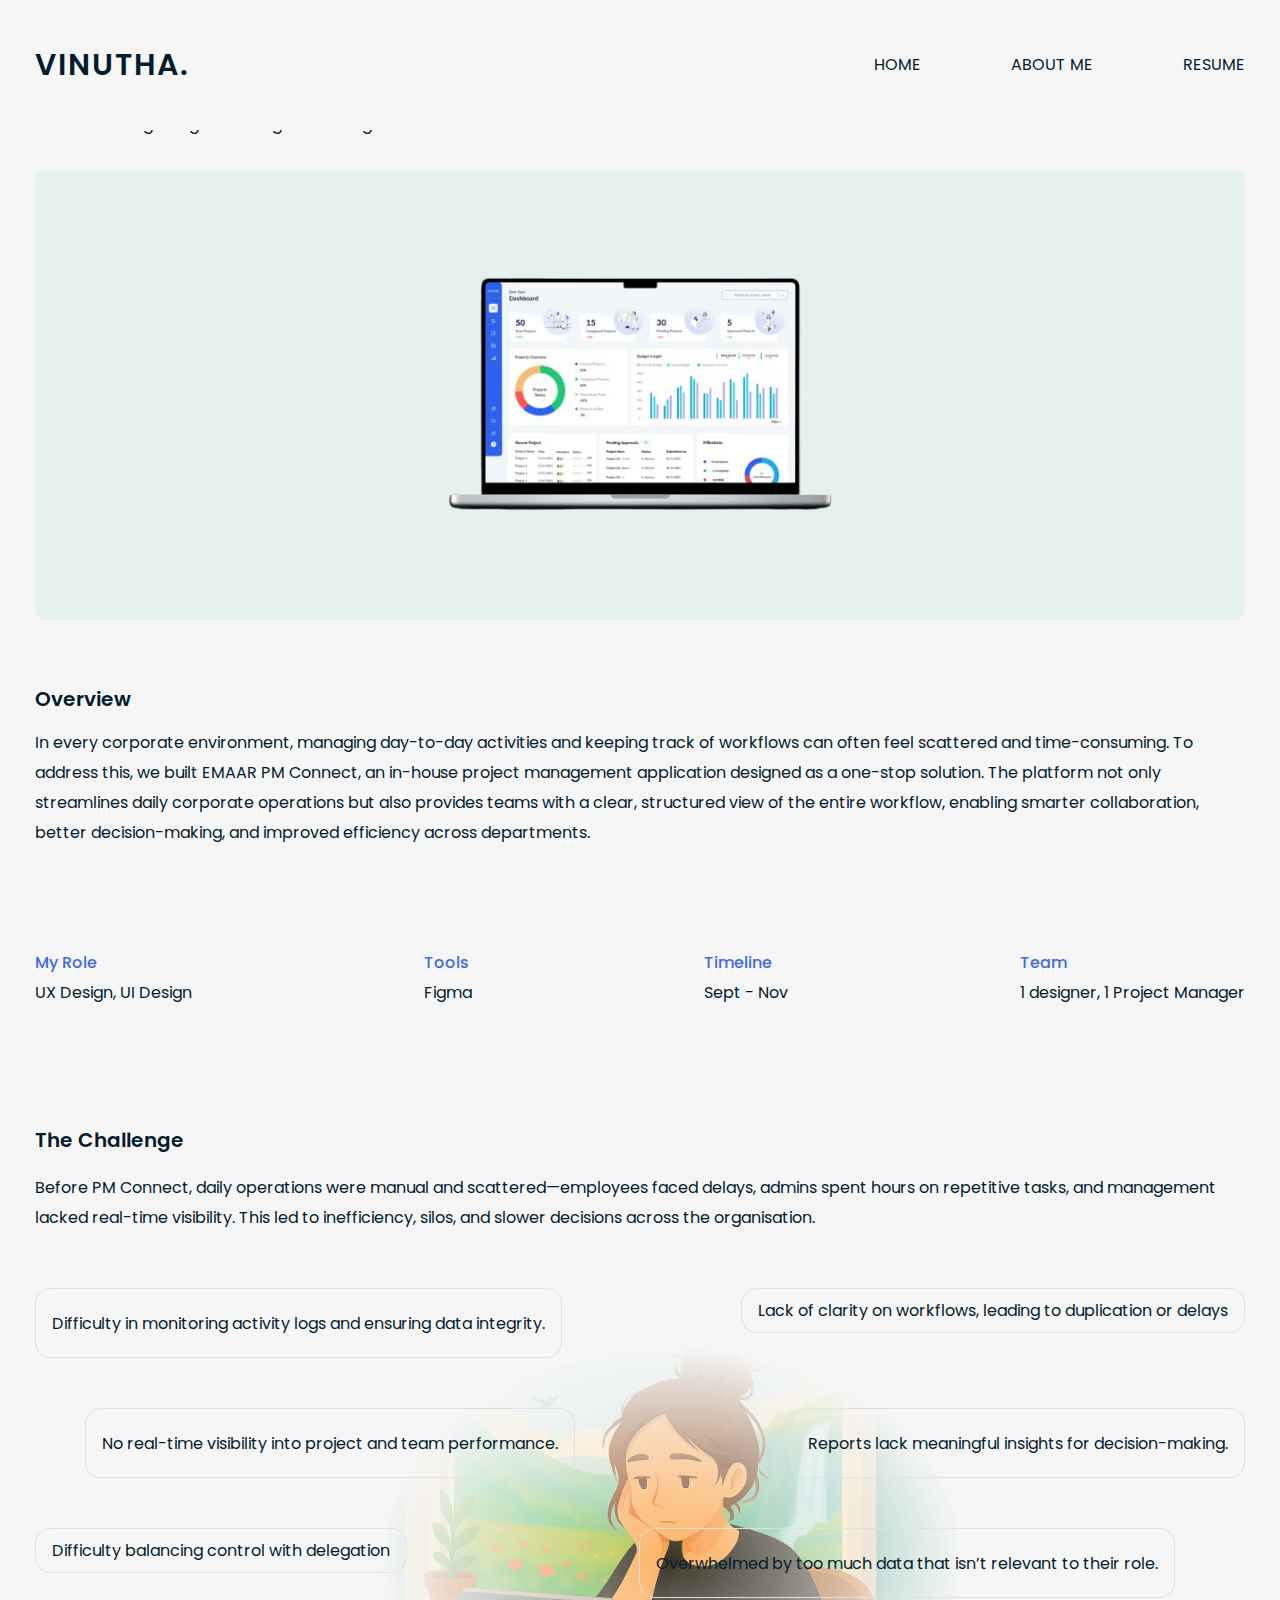
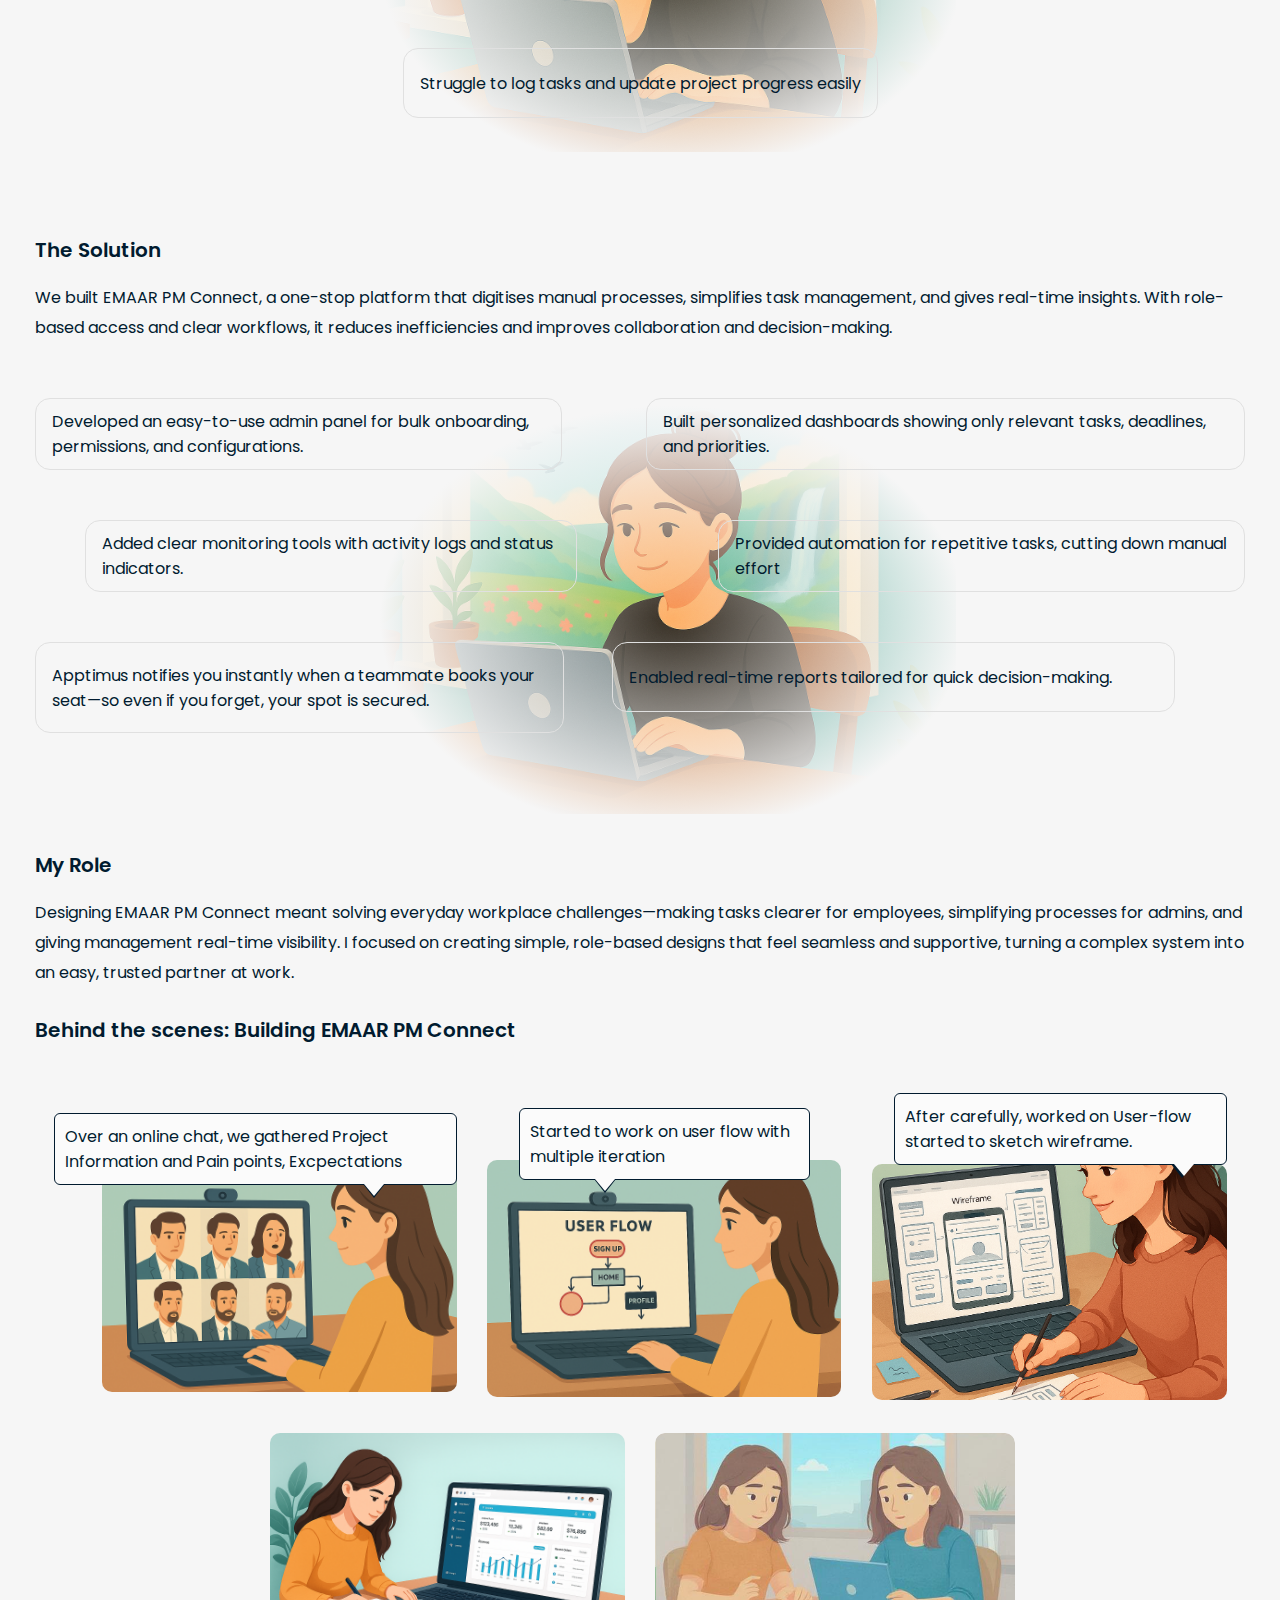
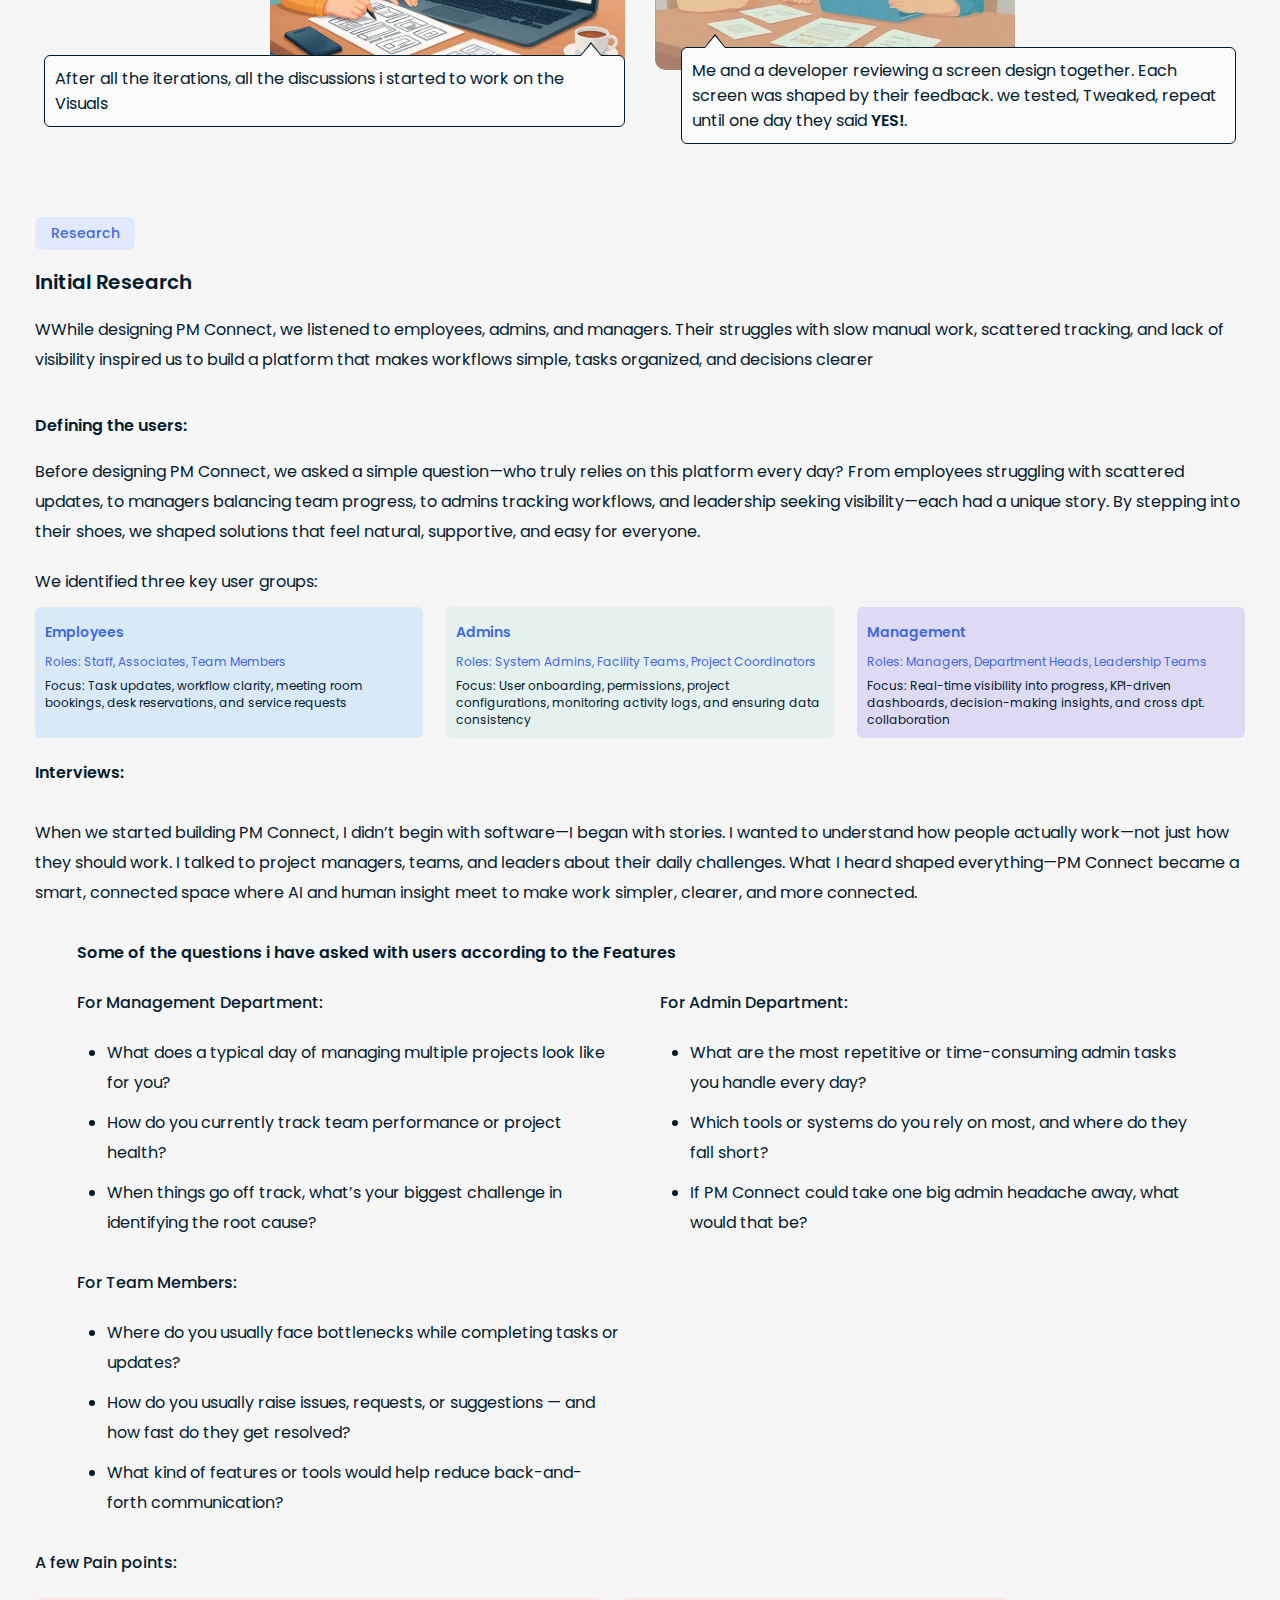
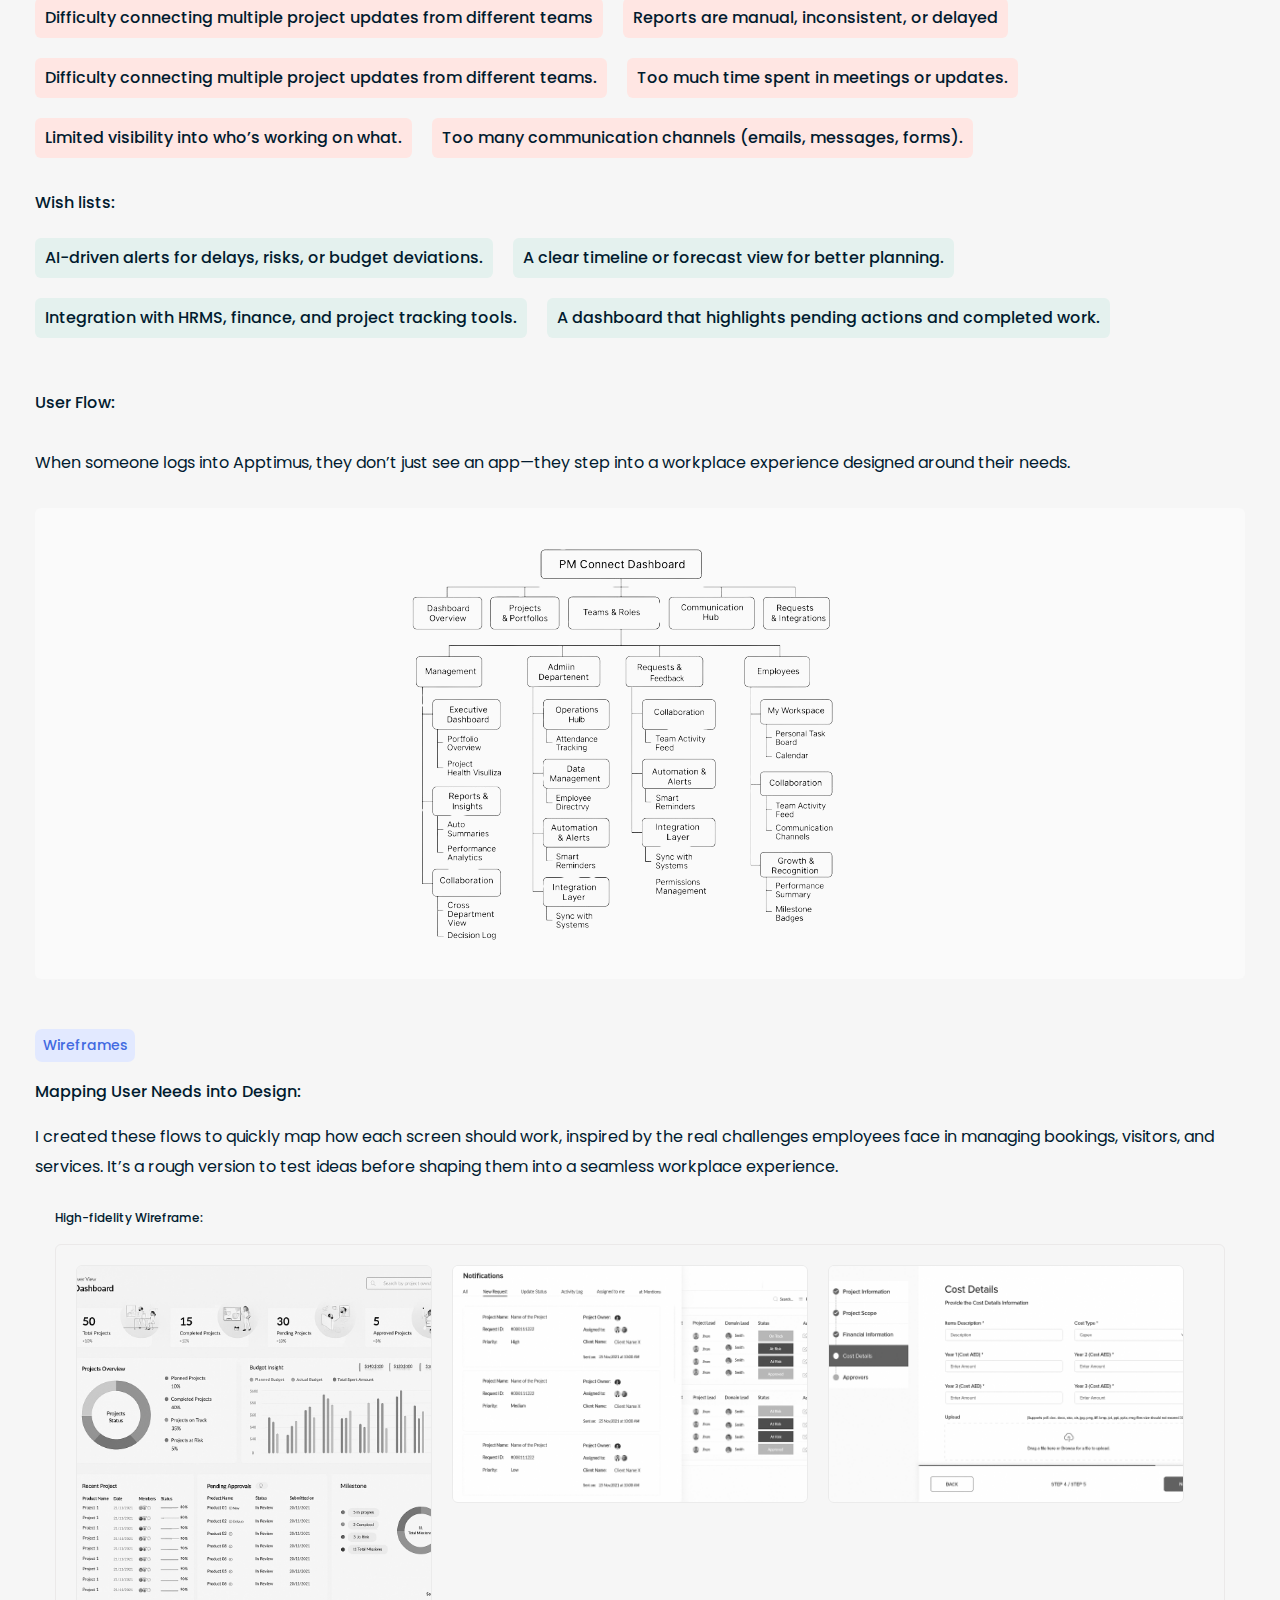
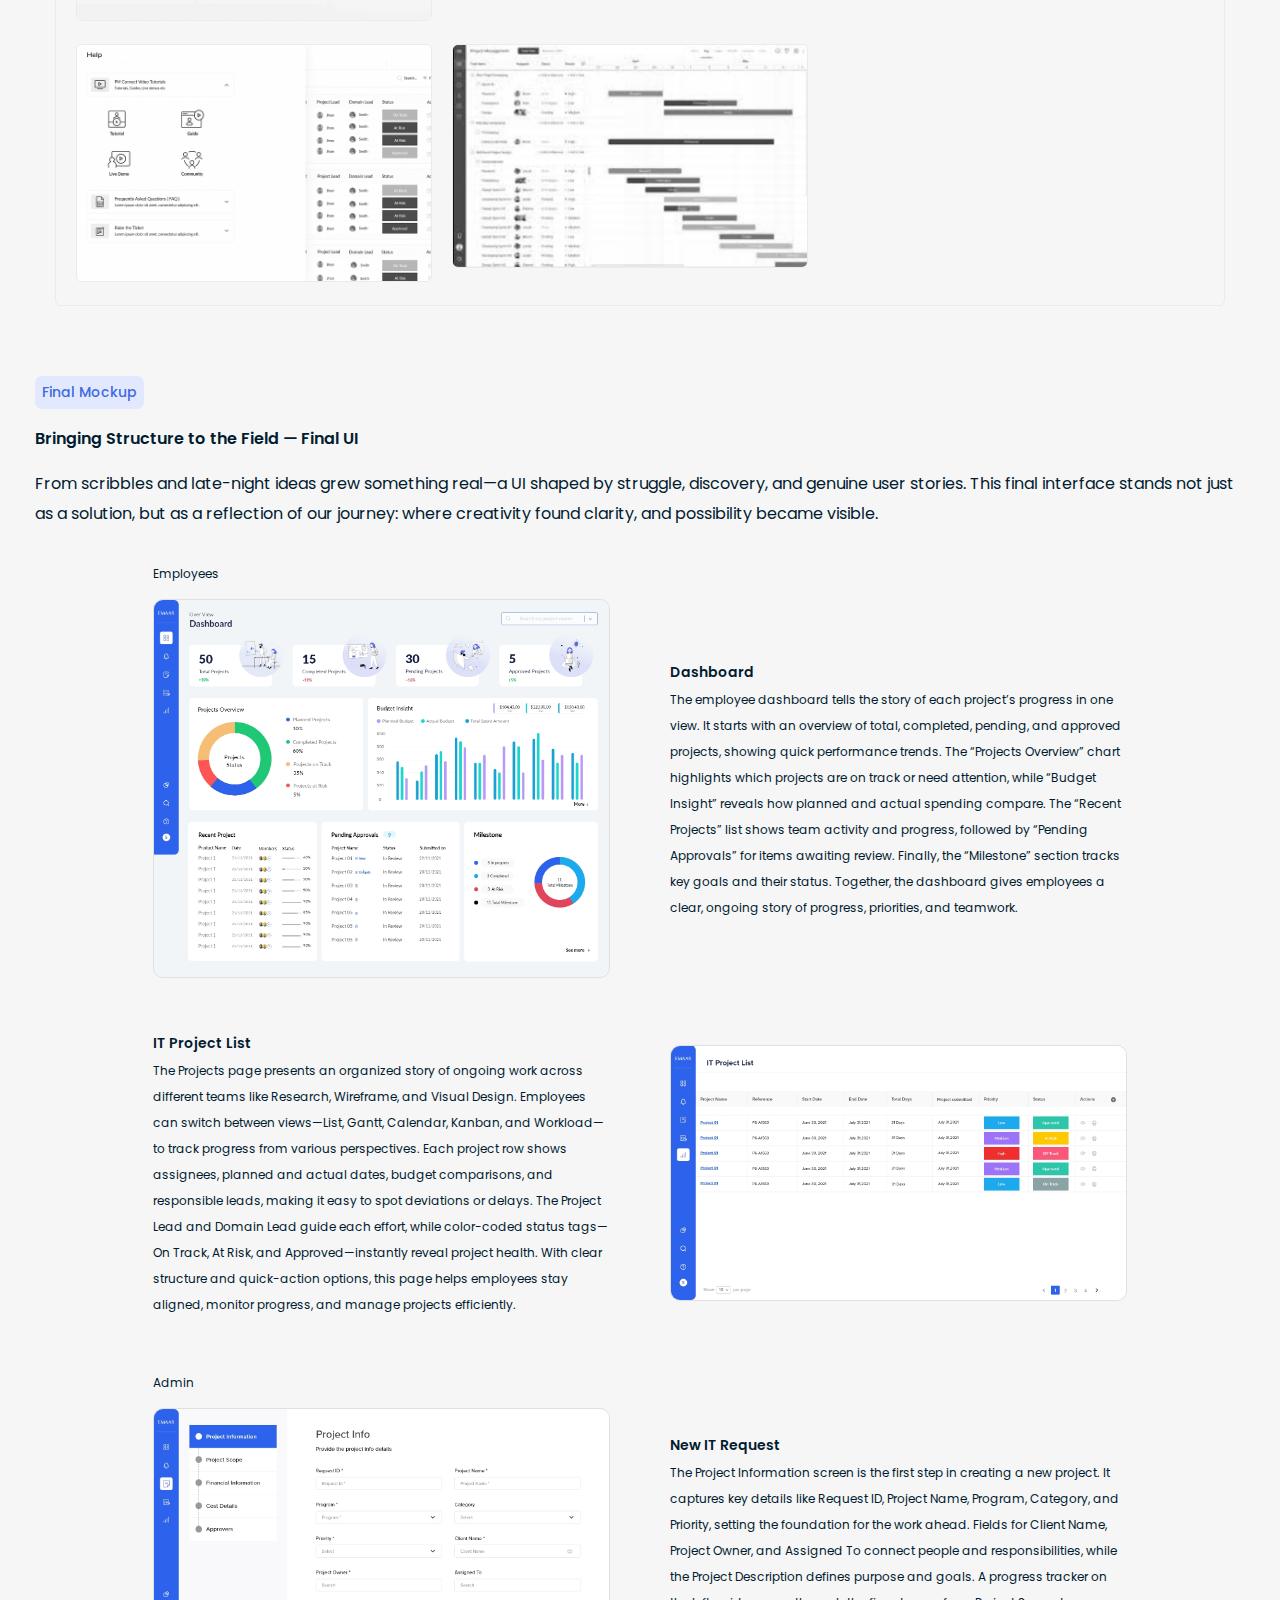
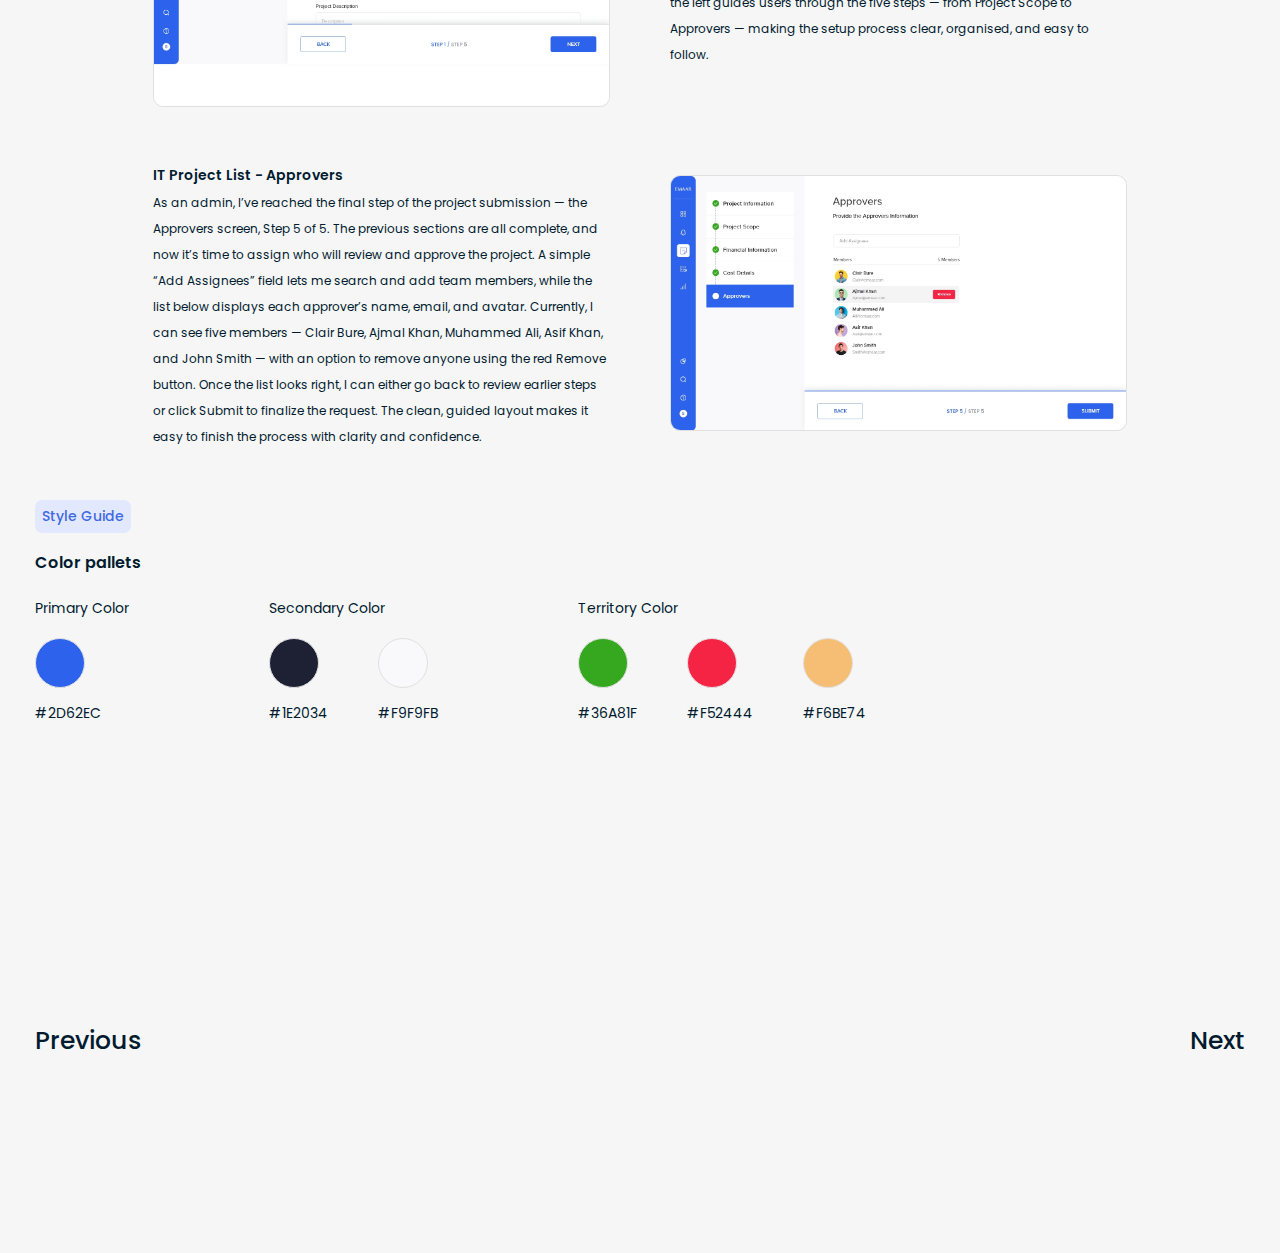
<file: pm-connect.html>
<!DOCTYPE html>
<html>

<head>
    <meta name="viewport" content="width=device-width, initial-scale=1">

    <title>Detail- PM Connect - Vinutha</title>
    <link rel="stylesheet" href="Style.css">
    <link rel="preconnect" href="https://fonts.googleapis.com">
    <link rel="preconnect" href="https://fonts.gstatic.com" crossorigin>
    <link
        href="https://fonts.googleapis.com/css2?family=Poppins:ital,wght@0,100;0,200;0,300;0,400;0,500;0,600;0,700;0,800;0,900;1,100;1,200;1,300;1,400;1,500;1,600;1,700;1,800;1,900&display=swap"
        rel="stylesheet">
</head>

<body>

    <header>
        <div class="header-wrap">
            <div class="page-center">
                <div class="header-sec">
                    <div class="logo-wrap">
                        <p>vinutha.</p>
                    </div>

                    <input type="checkbox" id="menu-toggle">
                    <label for="menu-toggle" class="hamburger">
                        <span></span>
                        <span></span>
                        <span></span>
                    </label>

                    <div class="menu-wrap">
                        <ul>
                            <li><a href="/">Home</a></li>
                            <li><a href="/About.html">About Me</a></li>
                            <li><a href="">Resume</a></li>
                        </ul>
                    </div>
                </div>

            </div>
        </div>
    </header>

    <!----Detail Banner-->

    <div class="detail-banner details-green">
        <div class="page-center">
            <div class="detail-banner-txt">
                <h1>What is EMAAR - PM Connect</h1>
                <p>A comprehensive in-house project management application, EMAAR PM Connect serves as a one-stop
                    solution for streamlining day-to-day corporate
                    activities and gaining clear insights into organisational workflows.</p>
                <div class="detail-banner-img">
                    <img src="images/detail.png">
                </div>
            </div>
        </div>
    </div>

    <!----Detail Overview-->

    <div class="over-wrap">
        <div class="page-center">
            <div class="over-txt">
                <h2>Overview</h2>
                <p>In every corporate environment, managing day-to-day activities and keeping track of workflows can
                    often feel scattered and time-consuming. To address this, we built EMAAR PM Connect, an in-house
                    project management application designed as a one-stop solution. The platform not only streamlines
                    daily corporate operations but also provides teams with a clear, structured view of the entire
                    workflow, enabling smarter collaboration, better decision-making, and improved efficiency across
                    departments.</p>
            </div>
            <div class="over-lists">
                <div class="over-list">
                    <p><span>My Role</span></p>
                    <p>UX Design, UI Design</p>
                </div>
                <div class="over-list">
                    <p><span>Tools</span></p>
                    <p>Figma</p>
                </div>
                <div class="over-list">
                    <p><span>Timeline</span></p>
                    <p>Sept - Nov</p>
                </div>
                <div class="over-list">
                    <p><span>Team</span></p>
                    <p>1 designer, 1 Project Manager</p>
                </div>
            </div>
        </div>
    </div>

    <!----challenge solution role-->
    <div class="csr-wrap">
        <div class="csr-c-wrap">
            <div class="page-center">
                <div class="csr-c-outer">
                    <div class="csr-c-top">
                        <h3>The Challenge</h3>
                        <p>Before PM Connect, daily operations were manual and scattered—employees faced delays, admins
                            spent hours on repetitive tasks, and management
                            lacked real-time visibility. This led to inefficiency, silos, and slower decisions across
                            the organisation.</p>
                    </div>

                    <div class="csr-c-sec">
                        <div class="csr-c-row csr-c-rowa">
                            <div class="csr-c-col csr-c-cola">
                                Difficulty in monitoring activity logs and ensuring data integrity.
                            </div>
                            <div class="csr-c-col csr-c-colb">
                                Lack of clarity on workflows, leading to duplication or delays
                            </div>
                        </div>
                        <div class="csr-c-row csr-c-rowb">
                            <div class="csr-c-col csr-c-colc">
                                No real-time visibility into project and team performance.
                            </div>
                            <div class="csr-c-col csr-c-cold">
                                Reports lack meaningful insights for decision-making.
                            </div>

                        </div>
                        <div class="csr-c-row csr-c-rowc">
                            <div class="csr-c-col csr-c-cole">
                                Difficulty balancing control with delegation
                            </div>
                            <div class="csr-c-col csr-c-colf">
                                Overwhelmed by too much data that isn’t relevant to their role.
                            </div>

                        </div>
                        <div class="csr-c-row csr-c-rowd">
                            <div class="csr-c-col csr-c-colf">
                                Struggle to log tasks and update project progress easily
                            </div>

                        </div>
                    </div>
                </div>
            </div>
        </div>
        <div class="csr-s-wrap">
            <div class="page-center">
                <div class="csr-c-outer">
                    <div class="csr-s-top">
                        <h3>The Solution</h3>
                        <p>We built EMAAR PM Connect, a one-stop platform that digitises manual processes, simplifies
                            task management, and gives real-time insights. With
                            role-based access and clear workflows, it reduces inefficiencies and improves collaboration
                            and decision-making.</p>
                    </div>

                    <div class="csr-s-sec">
                        <div class="csr-s-row csr-s-rowa">
                            <div class="csr-s-col csr-s-cola">
                                Developed an easy-to-use admin panel for bulk onboarding, permissions, and
                                configurations.
                            </div>
                            <div class="csr-s-col csr-s-colb">
                                Built personalized dashboards showing only relevant tasks, deadlines,
                                and priorities.
                            </div>
                        </div>
                        <div class="csr-s-row csr-s-rowb">
                            <div class="csr-s-col csr-s-colc">
                                Added clear monitoring tools with activity logs and
                                status indicators.
                            </div>
                            <div class="csr-s-col csr-s-cold">
                                Provided automation for repetitive tasks, cutting down
                                manual effort
                            </div>

                        </div>
                        <div class="csr-s-row csr-s-rowc">
                            <div class="csr-s-col csr-s-cole">
                                Apptimus notifies you instantly when a teammate books your
                                seat—so even if you forget, your spot is secured.
                            </div>
                            <div class="csr-s-col csr-s-colf">
                                Enabled real-time reports tailored for quick decision-making.
                            </div>

                        </div>
                    </div>
                </div>
            </div>

        </div>
        <div class="csr-r-wrap">
            <div class="page-center">
                <div class="csr-r-outer">
                    <div class="csr-r-top">
                        <h3>My Role</h3>
                        <p>Designing EMAAR PM Connect meant solving everyday workplace challenges—making tasks clearer
                            for employees, simplifying processes for admins, and giving management real-time visibility.
                            I focused on creating simple, role-based designs that feel seamless and supportive, turning
                            a complex system into an easy, trusted partner at work.</p>
                    </div>

                    <div class="csr-r-title">
                        <h3>Behind the scenes: Building EMAAR PM Connect </h3>
                    </div>

                    <div class="csr-r-sec">
                        <div class="csr-r-secion csr-r-seciona">
                            <p>Over an online chat, we gathered Project
                                Information and Pain points, Excpectations</p>
                            <img src="images/pmra.png">
                        </div>
                        <div class="csr-r-secion csr-r-secionb">
                            <p>Started to work on user flow with multiple iteration</p>
                            <img src="images/pmrb.png">
                        </div>
                        <div class="csr-r-secion csr-r-secionc">
                            <p>After carefully, worked on User-flow started to sketch wireframe.</p>
                            <img src="images/pmrc.png">
                        </div>
                        <div class="csr-r-secion csr-r-seciond">
                            <p>After all the iterations, all the discussions i started to work on the Visuals</p>
                            <img src="images/pmrd.png">
                        </div>
                        <div class="csr-r-secion csr-r-secione">
                            <p>Me and a developer reviewing a screen design together. Each screen was shaped by their
                                feedback. we tested, Tweaked, repeat until one day they said <span>YES!</span>.</p>
                            <img src="images/pmre.png">
                        </div>
                    </div>
                </div>
            </div>

        </div>
    </div>
    <!----Research Overview-->

    <div class="research-wrapper">
        <div class="page-center">
            <div class="research-outer">
                <div class="res-title">
                    <p>Research</p>
                </div>
                <div class="ini-res">
                    <h2>Initial Research</h2>
                    <p>WWhile designing PM Connect, we listened to employees, admins, and managers. Their struggles with
                        slow manual work, scattered tracking, and lack of visibility inspired us to build a platform
                        that makes workflows simple, tasks organized, and decisions clearer</p>
                </div>
                <div class="def-res">
                    <h3>Defining the users:</h3>
                    <p>Before designing PM Connect, we asked a simple question—who truly relies on this platform every
                        day? From employees struggling with scattered updates, to managers balancing team progress, to
                        admins tracking workflows, and leadership seeking visibility—each had a unique story. By
                        stepping into their shoes, we shaped solutions that feel natural, supportive, and easy for
                        everyone.</p>
                </div>
                <div class="res-color-cards">
                    <p>We identified three key user groups:</p>
                    <div class="color-cards">
                        <div class="color-card blue">
                            <h3>Employees</h3>
                            <h5>Roles: Staff, Associates, Team Members</h5>
                            <p>Focus: Task updates, workflow clarity, meeting room bookings, desk reservations, and
                                service requests</p>
                        </div>
                        <div class="color-card green">
                            <h3>Admins</h3>
                            <h5>Roles: System Admins, Facility Teams, Project Coordinators</h5>
                            <p>Focus: User onboarding, permissions, project configurations,
                                monitoring activity logs, and ensuring data consistency</p>
                        </div>
                        <div class="color-card purple">
                            <h3>Management</h3>
                            <h5>Roles: Managers, Department Heads, Leadership Teams</h5>
                            <p>Focus: Real-time visibility into progress, KPI-driven dashboards, decision-making
                                insights, and cross dpt. collaboration</p>
                        </div>
                    </div>
                </div>
            </div>
        </div>
    </div>

    <!---Interview-->

    <div class="intr-wrapper">
        <div class="page-center">
            <div class="intr-outer">
                <div class="intr-txt">
                    <h3>Interviews:</h3>
                    <p>When we started building PM Connect, I didn’t begin with software—I began with stories. I wanted
                        to understand how people actually work—not just how they should work. I talked to project
                        managers, teams, and leaders about their daily challenges. What I heard shaped everything—PM
                        Connect became a smart, connected space where AI and human insight meet to make work simpler,
                        clearer, and more connected.</p>

                </div>
                <div class="intr-qtn-wrap">
                    <p class="intr-qtn-title">Some of the questions i have asked with users according to the Features
                    </p>
                    <div class="intr-qtns">
                        <div class="intr-qtn">
                            <p>For Management Department: </p>
                            <ul>
                                <li>What does a typical day of managing multiple projects
                                    look like for you?</li>
                                <li>How do you currently track team performance or project health?</li>
                                <li>When things go off track, what’s your biggest challenge in identifying the root
                                    cause?</li>
                            </ul>
                        </div>

                        <div class="intr-qtn">
                            <p>For Admin Department:</p>
                            <ul>
                                <li>What are the most repetitive or time-consuming admin tasks
                                    you handle every day?</li>
                                <li>Which tools or systems do you rely on most, and where do they fall short?</li>
                                <li>If PM Connect could take one big admin headache away, what would that be?</li>
                            </ul>
                        </div>

                        <div class="intr-qtn">
                            <p>For Team Members:</p>
                            <ul>
                                <li>Where do you usually face bottlenecks while completing tasks
                                    or updates?</li>
                                <li>How do you usually raise issues, requests, or suggestions — and
                                    how fast do they get resolved?</li>
                                <li>What kind of features or tools would help reduce back-and-forth
                                    communication?</li>
                            </ul>
                        </div>
                    </div>
                </div>
                <div class="intr-bottom">
                    <div class="intr-bottom-row">
                        <p>A few Pain points:</p>
                        <ul class="intr-lists orange">
                            <li>Difficulty connecting multiple project updates from different teams</li>
                            <li>Reports are manual, inconsistent, or delayed</li>
                            <li>Difficulty connecting multiple project updates from different teams.</li>
                            <li>Too much time spent in meetings or updates.</li>
                            <li>Limited visibility into who’s working on what.</li>
                            <li>Too many communication channels (emails, messages, forms).</li>
                        </ul>
                    </div>
                    <div class="intr-bottom-row">
                        <p>Wish lists:</p>
                        <ul class="intr-lists green">
                            <li>AI-driven alerts for delays, risks, or budget deviations.</li>
                            <li>A clear timeline or forecast view for better planning.</li>
                            <li>Integration with HRMS, finance, and project tracking tools.</li>
                            <li>A dashboard that highlights pending actions and completed work.</li>
                        </ul>
                    </div>
                </div>
            </div>
        </div>
    </div>


    <!---User Flow:-->

    <div class="user-wrapper">
        <div class="page-center">
            <div class="user-outer">
                <div class="user-txt">
                    <h3>User Flow:</h3>
                    <p>When someone logs into Apptimus, they don’t just see an app—they step into a workplace experience
                        designed around their needs.</p>

                </div>
                <div class="user-img">
                    <img src="images/previewa.png">
                </div>
            </div>
        </div>
    </div>

    <!---Wireframes-->

    <div class="wire-wrapper">
        <div class="page-center">
            <div class="wire-outer">
                <div class="wire-title">
                    <p>Wireframes</p>
                </div>
            </div>
            <div class="wire-txt">
                <h3>Mapping User Needs into Design:</h3>
                <p>I created these flows to quickly map how each screen should work, inspired by the real challenges
                    employees face in managing bookings, visitors, and services. It’s a rough version to test ideas
                    before shaping them into a seamless workplace experience.</p>

            </div>
            <div class="wireframes">
                <div class="wireframes-high">

                    <p>High-fidelity Wireframe:</p>
                    <ul>
                        <li>
                            <img src="images/pwa.png">
                        </li>

                        <li>
                            <img src="images/pwb.png">
                        </li>

                        <li>
                            <img src="images/pwc.png">
                        </li>

                        <li>
                            <img src="images/pwd.png">
                        </li>

                        <li>
                            <img src="images/pwe.png">
                        </li>

                    </ul>
                </div>
            </div>
        </div>
    </div>

    <!---Final Mockup-->

    <div class="fm-wrapper">
        <div class="page-center">
            <div class="fm-outer">
                <div class="fm-title">
                    <p>Final Mockup</p>
                </div>
            </div>
            <div class="fm-txt">
                <h3>Bringing Structure to the Field — Final UI</h3>
                <p>From scribbles and late-night ideas grew something real—a UI shaped by struggle, discovery, and
                    genuine user stories. This final interface
                    stands not just as a solution, but as a reflection of our journey: where creativity found clarity,
                    and possibility became visible.</p>

            </div>
            <div class="fm-cards pm-fm-card">

                <div class="fm-card">
                    <p>Employees</p>
                    <div class="fm-cards-txt">
                        <h3>Dashboard</h3>
                        <p>The employee dashboard tells the story of each project’s progress in one view. It starts with
                            an overview of total, completed, pending, and approved projects, showing quick performance
                            trends. The “Projects Overview” chart highlights which projects are on track or need
                            attention, while “Budget Insight” reveals how planned and actual spending compare. The
                            “Recent Projects” list shows team activity and progress, followed by “Pending Approvals” for
                            items awaiting review. Finally, the “Milestone” section tracks key goals and their status.
                            Together, the dashboard gives employees a clear, ongoing story of progress, priorities, and
                            teamwork.</p>
                    </div>

                    <div class="fm-cards-img">
                        <img src="images/pma.jpg">
                    </div>
                </div>

                <div class="fm-card">
                    <div class="fm-cards-txt">
                        <h3>IT Project List</h3>
                        <p>The Projects page presents an organized story of ongoing work across different teams like
                            Research, Wireframe, and Visual Design. Employees can switch between views—List, Gantt,
                            Calendar, Kanban, and Workload—to track progress from various perspectives. Each project row
                            shows assignees, planned and actual dates, budget comparisons, and responsible leads, making
                            it easy to spot deviations or delays. The Project Lead and Domain Lead guide each effort,
                            while color-coded status tags—On Track, At Risk, and Approved—instantly reveal project
                            health. With clear structure and quick-action options, this page helps employees stay
                            aligned, monitor progress, and manage projects efficiently.</p>
                    </div>

                    <div class="fm-cards-img">
                        <img src="images/pmb.jpg">
                    </div>
                </div>

                <div class="fm-card">

                    <p>Admin</p>
                    <div class="fm-cards-txt">
                        <div class="fm-cards-txts">
                            <h3>New IT Request</h3>
                            <p>The Project Information screen is the first step in creating a new project. It captures
                                key details like Request ID, Project Name, Program, Category, and Priority, setting the
                                foundation for the work ahead. Fields for Client Name, Project Owner, and Assigned To
                                connect people and responsibilities, while the Project Description defines purpose and
                                goals. A progress tracker on the left guides users through the five steps — from Project
                                Scope to Approvers — making the setup process clear, organised, and easy to follow.</p>
                        </div>

                    </div>

                    <div class="fm-cards-img">
                        <div class="fm-cards-imgs">
                            <img src="images/pmc.jpg">
                        </div>

                    </div>
                </div>

                <div class="fm-card">
                    <div class="fm-cards-txt">
                        <h3>IT Project List - Approvers</h3>
                        <p>As an admin, I’ve reached the final step of the project submission — the Approvers screen,
                            Step 5 of 5. The previous sections are all complete, and now it’s time to assign who will
                            review and approve the project. A simple “Add Assignees” field lets me search and add team
                            members, while the list below displays each approver’s name, email, and avatar. Currently, I
                            can see five members — Clair Bure, Ajmal Khan, Muhammed Ali, Asif Khan, and John Smith —
                            with an option to remove anyone using the red Remove button. Once the list looks right, I
                            can either go back to review earlier steps or click Submit to finalize the request. The
                            clean, guided layout makes it easy to finish the process with clarity and confidence.</p>
                    </div>

                    <div class="fm-cards-img">
                        <div class="fm-cards-imgs">
                            <img src="images/pmd.jpg">
                        </div>


                    </div>
                </div>


            </div>
        </div>

    </div>

    <!---Style Guide-->

    <div class="styleg-wrapper">
        <div class="page-center">
            <div class="styleg-title">
                <p>Style Guide</p>
            </div>

            <div class="styleg-wrap">
                <div class="styleg-sec-title">
                    <p>Color pallets</p>
                </div>
                <div class="styleg-sec">
                    <div class="styleg-sec-inner">
                        <p>Primary Color</p>
                        <ul class="styleg-color">
                            <li>
                                <span class="color-blue"></span>
                                <span class="color-code">#2D62EC</span>

                            </li>
                        </ul>
                    </div>
                    <div class="styleg-sec-inner">
                        <p>Secondary Color</p>
                        <ul class="styleg-color">
                            <li>
                                <span class="color-black"></span>
                                <span class="color-code">#1E2034</span>

                            </li>
                            <li>
                                <span class="color-white"></span>
                                <span class="color-code">#F9F9FB</span>

                            </li>
                        </ul>
                    </div>
                    <div class="styleg-sec-inner">
                        <p>Territory Color</p>
                        <ul class="styleg-color">
                            <li>
                                <span class="color-green"></span>
                                <span class="color-code">#36A81F</span>

                            </li>
                            <li>
                                <span class="color-red"></span>
                                <span class="color-code">#F52444</span>

                            </li>
                            <li>
                                <span class="color-orange"></span>
                                <span class="color-code">#F6BE74</span>

                            </li>
                        </ul>
                    </div>
                </div>
            </div>
        </div>
    </div>


    <!---previous next-->
    <div class="pagination">
        <div class="page-center">
            <ul>
                <li><a href="/detail-apptimus.html">Previous</a></li>
                <li><a href="/About.html">Next</a></li>
            </ul>
        </div>
    </div>

</body>

</html>
</file>
<file: Style.css>
.poppins-thin {
    font-family: "Poppins", sans-serif;
    font-weight: 100;
    font-style: normal;
}

.poppins-extralight {
    font-family: "Poppins", sans-serif;
    font-weight: 200;
    font-style: normal;
}

.poppins-light {
    font-family: "Poppins", sans-serif;
    font-weight: 300;
    font-style: normal;
}

.poppins-regular {
    font-family: "Poppins", sans-serif;
    font-weight: 400;
    font-style: normal;
}

.poppins-medium {
    font-family: "Poppins", sans-serif;
    font-weight: 500;
    font-style: normal;
}

.poppins-semibold {
    font-family: "Poppins", sans-serif;
    font-weight: 600;
    font-style: normal;
}

.poppins-bold {
    font-family: "Poppins", sans-serif;
    font-weight: 700;
    font-style: normal;
}

.poppins-extrabold {
    font-family: "Poppins", sans-serif;
    font-weight: 800;
    font-style: normal;
}

.poppins-black {
    font-family: "Poppins", sans-serif;
    font-weight: 900;
    font-style: normal;
}

.poppins-thin-italic {
    font-family: "Poppins", sans-serif;
    font-weight: 100;
    font-style: italic;
}

.poppins-extralight-italic {
    font-family: "Poppins", sans-serif;
    font-weight: 200;
    font-style: italic;
}

.poppins-light-italic {
    font-family: "Poppins", sans-serif;
    font-weight: 300;
    font-style: italic;
}

.poppins-regular-italic {
    font-family: "Poppins", sans-serif;
    font-weight: 400;
    font-style: italic;
}

.poppins-medium-italic {
    font-family: "Poppins", sans-serif;
    font-weight: 500;
    font-style: italic;
}

.poppins-semibold-italic {
    font-family: "Poppins", sans-serif;
    font-weight: 600;
    font-style: italic;
}

.poppins-bold-italic {
    font-family: "Poppins", sans-serif;
    font-weight: 700;
    font-style: italic;
}

.poppins-extrabold-italic {
    font-family: "Poppins", sans-serif;
    font-weight: 800;
    font-style: italic;
}

.poppins-black-italic {
    font-family: "Poppins", sans-serif;
    font-weight: 900;
    font-style: italic;
}

body {
    font-family: Poppins;
    font-weight: 400;
    color: #011B2F;
    line-height: 100%;
    margin: 0px;
    padding: 0px;
    background: #F6F6F6;
}

.page-center {
    max-width: 1210px;
    margin: 0 auto;
    float: none;
}

p {
    margin: 0px;
    padding: 0px;
    color: #011B2F;
    font-weight: 400;
}

.logo-wrap p {
    font-family: Poppins;
    font-weight: 600;
    font-size: 30px;
    line-height: 100%;
    letter-spacing: 2px;
    text-transform: uppercase;
}

.header-wrap {
    padding: 50px 20px;
    position: fixed;
    width: 100%;
    background-color: #F6F6F6;
    z-index: 9;
}

.header-space {
    padding-top: 130px;
}

.logo-wrap p a {
    color: #011B2F;
    font-family: Poppins;
    font-weight: 600;
    font-size: 30px;
    line-height: 100%;
    letter-spacing: 2px;
    text-transform: uppercase;
    text-decoration: none;
}

.header-sec {
    display: flex;
    justify-content: space-between;
    flex-wrap: wrap;
    align-items: center;
}

.menu-wrap ul {
    padding: 0px;
    margin: 0px;
    list-style: none;
    display: flex;
    gap: 90px;
}

.menu-wrap ul li a {
    text-decoration: none;
    font-family: Poppins;
    font-weight: 400;
    font-size: 16px;
    color: #011B2F;
    line-height: 100%;
    text-transform: uppercase;
    display: inline-block;
}

.menu-wrap ul li a:hover {
    font-weight: 600;
}

.menu-wrap ul li {
    font-weight: 400;
    font-size: 16px;
    line-height: 100%;
}

.home-banner {
    padding: 80px 20px;
}

.home-banner-outer {}

img {
    width: auto;
    height: auto;
    max-width: 100%;
}

.home-banner-txt h1 {
    font-family: Poppins;
    font-weight: 800;
    font-size: 60px;
    line-height: 69px;
    color: #011B2F;
    margin: 20px 0px;
}

.home-banner-txt p {
    font-size: 24px;
    max-width: 525px;
    line-height: 34px;
}

.home-banner-link a {
    font-family: Poppins;
    font-weight: 500;
    font-size: 22px;
    color: #011B2F;
    line-height: 100%;
    text-decoration: none;
}

.home-banner-link {
    margin-top: 120px;
    display: grid;
    gap: 10px;
}

.home-banner-content {
    width: 55%;
    padding-top: 50px;
    position: relative;
    z-index: 2;
}

.home-banner-inner {
    display: flex;
    flex-wrap: wrap;
}

.banner-image {
    width: 1022px;
    margin-left: -478px;
    text-align: right;
    position: relative;
    height: 647px;
}

.banner-image img {
    Width: 868.5px;
    Height: 579px;
}

.banner-image:after {
    content: '';
    background: radial-gradient(41.89% 42.01% at 56.5% 43.87%, rgba(246, 246, 246, 0) 1.97%, #F6F6F6 100%);
    position: absolute;
    top: 0;
    width: 100%;
    height: 100%;
    left: 0;
    z-index: 1;
}

.footer-wrapper {
    margin-top: 100px;
    padding: 0px 20px 50px;
    text-align: center;
}

.footer-outer {
    border-top: 1px dashed #808080;
}

.footer-txt h3 {
    font-family: Poppins;
    font-weight: 600;
    font-size: 25px;
    line-height: 100%;
    color: #011B2F;
    margin: 0px;
}

.footer-txt a {
    color: #011B2F;
    font-family: Poppins;
    font-weight: 400;
    font-size: 20px;
    line-height: 100%;
    text-decoration: none;
}

.footer-txt {
    padding: 70px 0px;
    display: flex;
    flex-direction: column;
    gap: 25px;
}

.footer-copy p {
    display: flex;
    align-items: center;
    justify-content: center;
    gap: 10px;
    color: #011B2F;
    font-size: 20px;
    line-height: 100%;
}

.cards:nth-child(1) .cards-img {
    background: #E4F1EE;
}

.cards:nth-child(2) .cards-img {
    background: #D9E9F8;
}

.cards:nth-child(3) .cards-img {
    background: #DEDAF4;
}

.cards:nth-child(4) .cards-img {
    background: #FFE5D9;
}

.card-section {
    display: flex;
    justify-content: space-between;
    gap: 20px;
    flex-wrap: wrap;
}

.cards {
    flex: 0 calc(50% - 20px);
}

.cards-img {
    height: 475px;
    display: flex;
    align-items: center;
    border-radius: 10px;
}

.cards-heading p {
    font-family: Poppins;
    font-weight: 500;
    font-size: 30px;
    line-height: 40px;
    margin-bottom: 30px;
}

.card-txt h5 {
    color: #4169E1;
    font-family: Poppins;
    font-weight: 500;
    font-size: 16px;
    line-height: 100%;
    margin: 0px 0px 10px;
}

.card-txt h3 {
    font-family: Poppins;
    font-weight: 600;
    font-size: 25px;
    color: #011B2F;
    line-height: 100%;
    margin: 0px;
}

.card-txt p {
    font-family: Poppins;
    font-weight: 400;
    font-size: 20px;
    line-height: 30px;
    color: #011B2F;
}

.card-txt {
    display: flex;
    flex-direction: column;
    flex-wrap: wrap;
    gap: 15px;
    padding: 20px 0px 50px;
}

* {
    box-sizing: border-box;
}

.card-wrapper {
    padding: 0px 20px;
}

#menu-toggle {
    display: none;
}

.hamburger {
    display: none;
    width: 30px;
    cursor: pointer;
}

.hamburger span {
    display: block;
    width: 30px;
    height: 3px;
    background: #011B2F;
    margin: 6px 0;
    transition: transform 0.3s ease, opacity 0.3s ease;
    transform-origin: center;
}

/* Turn into X */
#menu-toggle:checked+.hamburger span:nth-child(1) {
    transform: rotate(45deg);
    margin: 0px;
    top: 8.4px;
    position: relative;
}

#menu-toggle:checked+.hamburger span:nth-child(2) {
    opacity: 0;
}

#menu-toggle:checked+.hamburger span:nth-child(3) {
    transform: rotate(-45deg);
    margin: 0px;
    position: relative;
    top: -9.5px;
}

.about-banner {
    text-align: center;
    padding: 20px 20px 50px;
}

.about-banner-sec h1 {
    font-family: Poppins;
    font-weight: 700;
    font-size: 30px;
    color: #011B2F;
    line-height: 100%;
    margin: 0px 0px 10px;
}

.about-banner-sec p {
    font-family: Poppins;
    font-style: normal;
    font-size: 16px;
    line-height: 30px;
    color: #011B2F;
}

.about-row {
    display: flex;
    flex-wrap: wrap;
    justify-content: space-between;
    align-items: center;
    gap: 30px;
}

.about-row-txt {
    flex: 0 calc(49% - 20px);
}

.about-row-img {
    flex: 0 49%;
    position: relative;
}

.about-row-txt p {
    font-family: Poppins;
    font-weight: 400;
    color: #011B2F;
    font-size: 16px;
    line-height: 30px;
}

.about-row-txt {
    display: flex;
    flex-direction: column;
    gap: 20px;
}

.about-row-img img {
    height: 701px;
    object-fit: cover;
    border-radius: 10px 10px 0px 0px;
}

.about-row-img:after {
    content: '';
    position: absolute;
    background: linear-gradient(178.33deg, rgba(246, 246, 246, 0) 47.99%, #F6F6F6 84.86%);
    width: 100%;
    height: 701px;
    left: 0;
}

.about-row-txt p:first-of-type::first-letter {
    font-weight: 800;
    font-size: 30px;
}

.ach-title h2,
.exp-title h2,
.edu-title h2 {
    font-family: Poppins;
    font-weight: 600;
    color: #011B2F;
    font-size: 25px;
    line-height: 30px;
    display: flex;
    align-items: center;
    gap: 15px;
    margin: 0px 0px 30px;
}

.ach-title h2 img,
.exp-title h2 img,
.edu-title h2 img {
    width: 32px;
    height: 32px;
}

.ach-list ul li {
    font-family: Poppins;
    font-weight: 400;
    font-size: 18px;
    color: #011B2F;
    line-height: 30px;
}

.ach-list ul {
    margin: 0px;
    padding: 0px 0px 0px 30px;
    display: flex;
    flex-direction: column;
    flex-wrap: wrap;
    gap: 30px;
}

.exp-list ul li span,
.edu-list ul li span {
    font-weight: 600;
    font-size: 18px;
    line-height: 20px;
}

.exp-list ul,
.edu-list ul {
    margin: 0px;
    padding: 0px 0px 0px 10px;
    display: flex;
    flex-wrap: wrap;
    gap: 50px 30px;
    justify-content: space-between;
    list-style: none;
}

.exp-list ul li,
.edu-list ul li {
    font-family: Poppins;
    font-weight: 400;
    font-size: 16px;
    color: #011B2F;
    line-height: 20px;
    padding: 0px 0px 0px 30px;
    display: flex;
    flex-direction: column;
    gap: 10px;
    list-style: none;
    position: relative;
}

.exp-list ul li br,
.edu-list ul li br {
    display: none;
}

.exp-list ul li:before,
.edu-list ul li:before {
    content: '';
    position: absolute;
    width: 10px;
    height: 10px;
    border-radius: 50%;
    background: #011B2F;
    left: 0;
    top: 10px;
}

.exp-wrapper {
    padding: 100px 20px;
}

.about-section {
    padding: 0px 20px 70px;
}

.edu-wrapper {
    padding: 0px 20px 500px;
}

.detail-banner {
    padding: 20px 20px 50px;
    text-align: center;
}

.detail-banner-txt h1 {
    font-family: Poppins;
    font-weight: 700;
    font-size: 30px;
    color: #011B2F;
    line-height: 100%;
    margin: 0px 0px 30px;
}

.detail-banner-txt p {
    font-family: Poppins;
    font-style: normal;
    font-size: 16px;
    line-height: 30px;
    color: #011B2F;
    text-align: left;
    padding-bottom: 30px;
}

.detail-banner-img img {
    max-width: 516px;
    margin: 0 auto;
    width: 100%;
}

.detail-banner-img {
    background: #DEDAF4;
    border-radius: 10px;
    padding: 30px;
}

.over-txt h2 {
    font-family: Poppins;
    font-weight: 600;
    font-size: 20px;
    color: #011B2F;
    line-height: 25px;
}

.over-txt p {
    font-family: Poppins;
    font-weight: 400;
    font-style: Regular;
    font-size: 16px;
    leading-trim: NONE;
    line-height: 30px;
    letter-spacing: 0%;
}

.over-lists {
    padding: 100px 0px;
    display: flex;
    justify-content: space-between;
}

.over-wrap {}

.over-list p span {
    font-family: Poppins;
    font-weight: 500;
    font-size: 16px;
    color: #4169E1;
    line-height: 25px;
}

.over-list p {
    font-family: Poppins;
    font-weight: 400;
    font-size: 16px;
    color: #011B2F;
    line-height: 30px;
}

.research-wrapper p {
    font-family: Poppins;
    font-weight: 400;
    font-size: 16px;
    color: #011B2F;
    line-height: 30px;
}

.res-title p {
    text-align: center;
    background: #E2E9FF;
    padding: 4px 7px;
    border-radius: 7px;
    display: inline-block;
    font-family: Poppins;
    font-weight: 500;
    color: #4169E1;
    font-size: 14px;
    line-height: 25px;
    width: 100px;
}

.research-outer {
    display: flex;
    flex-wrap: wrap;
    flex-direction: column;
    gap: 20px;
}

.ini-res h2 {
    font-family: Poppins;
    font-weight: 600;
    font-size: 20px;
    color: #011B2F;
    line-height: 25px;
    margin: 0px 0px 20px;
}

.ini-res p {
    font-family: Poppins;
    font-weight: 400;
    font-size: 16px;
    color: #011B2F;
    line-height: 30px;
}

.def-res h3 {
    font-family: Poppins;
    font-weight: 600;
    font-size: 16px;
    line-height: 30px;
    color: #011B2F;
}

.color-cards {
    display: flex;
    justify-content: space-between;
    gap: 22px;
    flex-wrap: wrap;
    padding: 10px 0px 0px;
}

.color-card.blue {
    background: #D9E9F8;
}

.color-card.green {
    background: #E4F1EE;
}

.color-card.purple {
    background: #DEDAF4;
}

.color-card {
    padding: 10px;
    border-radius: 6px;
    flex: 0 calc(33.33% - 15px);
}

.color-card h3 {
    color: #4169E1;
    font-family: Poppins;
    font-weight: 600;
    font-size: 14px;
    line-height: 30px;
    margin: 0px;
}

.color-card h5 {
    color: #4169E1;
    font-family: Poppins;
    font-weight: 400;
    font-size: 12px;
    line-height: 30px;
    margin: 0px;
}

.color-card p {
    color: #011B2F;
    font-family: Poppins;
    font-weight: 400;
    font-size: 12px;
    line-height: 17px;
}

.intr-txt h3 {
    font-family: Poppins;
    font-weight: 600;
    font-size: 16px;
    color: #011B2F;
    line-height: 30px;
    margin: 0px 0px 30px;
}

.intr-wrapper {
    padding: 20px;
}

p.intr-qtn-title {
    font-family: Poppins;
    font-weight: 600;
    font-size: 16px;
    color: #011B2F;
    line-height: 30px;
    margin: 0px 0px 20px;
}

.intr-txt p {
    font-family: Poppins;
    font-weight: 400;
    font-size: 16px;
    color: #011B2F;
    line-height: 30px;
    margin: 0px 0px 30px;
}

.intr-qtn-wrap {
    max-width: 93%;
    margin: 0 auto;
}

.intr-qtn p {
    font-family: Poppins;
    font-weight: 500;
    font-size: 16px;
    color: #011B2F;
    line-height: 30px;
    margin: 0px 0px 20px;
}

.intr-qtns {
    display: flex;
    justify-content: space-between;
    flex-wrap: wrap;
}

.intr-qtn {
    flex: 0 calc(50% - 20px);
    padding: 0px 0px 30px 0px;
}

.intr-qtn ul {
    margin: 0px;
    padding: 0px 0px 0px 30px;
    display: flex;
    flex-wrap: wrap;
    gap: 10px;
}

.intr-qtn ul li {
    font-family: Poppins;
    font-weight: 400;
    color: #011B2F;
    font-size: 16px;
    line-height: 30px;
}

.intr-bottom-row p {
    font-family: Poppins;
    font-weight: 500;
    font-size: 16px;
    color: #011B2F;
    line-height: 30px;
    margin: 0px 0px 20px;
}

ul.intr-lists li {
    background: #FFE6E3;
    font-family: Poppins;
    font-weight: 500;
    font-size: 16px;
    color: #011B2F;
    line-height: 30px;
    padding: 5px 10px;
    border-radius: 6px;
}

ul.intr-lists {
    padding: 0px;
    margin: 0px 0px 30px;
    list-style: none;
    display: flex;
    flex-wrap: wrap;
    justify-content: flex-start;
    gap: 20px;
}

ul.intr-lists.green li {
    background: #E4F1EE;
}

ul.intr-lists.orange li {
    background: #FFE6E3;
}

.intr-bottom {
    max-width: 93%;
    margin: auto 0px;
}

.comp-txt h3 {
    font-family: Poppins;
    font-weight: 600;
    color: #011B2F;
    font-size: 16px;
    line-height: 30px;
    text-transform: uppercase;
    margin: 0px 0px 20px;
}

.comp-txt p {
    font-family: Poppins;
    font-weight: 400;
    font-size: 16px;
    color: #011B2F;
    line-height: 30px;
}

.comp-cards {
    max-width: 93%;
    margin: 30px auto 0px;
    display: flex;
    justify-content: space-between;
    flex-wrap: wrap;
}

.comp-card.right p,
.comp-card.wrong p {
    padding-left: 35px;
}

.comp-card ul li {
    display: flex;
    align-items: flex-start;
    gap: 20px;
}

.comp-card ul li img {
    top: 10px;
    position: relative;
}

.comp-txt {}

.comp-card p {
    font-family: Poppins;
    font-weight: 500;
    font-size: 16px;
    line-height: 30px;
}

.comp-card ul li {
    font-family: Poppins;
    font-weight: 400;
    font-size: 16px;
    line-height: 30px;
    padding-bottom: 10px;
}

.comp-card ul {
    list-style: none;
    padding: 0px;
}

.user-txt h3 {
    font-family: Poppins;
    font-weight: 500;
    font-size: 16px;
    line-height: 30px;
    margin: 0px 0px 30px;
}

.user-txt p {
    font-family: Poppins;
    font-weight: 400;
    font-size: 16px;
    line-height: 30px;
    margin: 0px 0px 30px;
}

.wire-title p {
    text-align: center;
    background: #E2E9FF;
    padding: 4px 7px;
    border-radius: 7px;
    display: inline-block;
    font-family: Poppins;
    font-weight: 500;
    color: #4169E1;
    font-size: 14px;
    line-height: 25px;
    width: 100px;
    margin: 0px 0px 15px;
}

.wire-txt h3 {
    font-family: Poppins;
    font-weight: 500;
    font-size: 16px;
    line-height: 30px;
    margin: 0px 0px 15px;
}

.wire-txt p {
    font-family: Poppins;
    font-weight: 400;
    font-size: 16px;
    line-height: 30px;
    margin: 0px 0px 30px;
}

.wireframes-low,
.wireframes-high {
    max-width: 1170px;
    margin: 0 auto;
}

.wireframes-low p,
.wireframes-high p {
    font-family: Poppins;
    font-weight: 500;
    color: #011B2F;
    font-size: 12px;
    line-height: 100%;
}

.wireframes-low ul,
.wireframes-high ul {
    border: 1px solid #EBE9E9;
    list-style: none;
    padding: 0px;
    margin: 20px 0px;
    border-radius: 6px;
    display: flex;
    align-items: center;
    padding: 20px;
    flex-wrap: wrap;
    gap: 20px;
    align-items: flex-start;
}

.wireframes-high ul li {
    flex: 0 calc(33.33% - 20px);
}

.fm-title p {
    text-align: center;
    background: #E2E9FF;
    padding: 4px 7px;
    border-radius: 7px;
    display: inline-block;
    font-family: Poppins;
    font-weight: 500;
    color: #4169E1;
    font-size: 14px;
    line-height: 25px;
    margin: 0px 0px 15px;
}

.fm-txt h3 {
    font-family: Poppins;
    font-weight: 600;
    font-size: 16px;
    line-height: 30px;
    margin: 0px 0px 15px;
}

.fm-txt p {
    font-family: Poppins;
    font-weight: 400;
    font-size: 16px;
    line-height: 30px;
    margin: 0px 0px 30px;
}

.fm-cards-txt h3 {
    font-family: Poppins;
    font-weight: 600;
    font-size: 14px;
    line-height: 30px;
    margin: 0px 0px 0px;
    color: #011B2F;
}

.fm-cards-txt p {
    font-family: Poppins;
    font-weight: 400;
    font-size: 12px;
    line-height: 26px;
    margin: 0;
    color: #011B2F;
}

.fm-card {
    display: flex;
    flex-wrap: wrap;
    justify-content: space-between;
    margin-bottom: 50px;
    align-items: center;
}

.fm-cards-txt,
.fm-cards-img {
    flex: 0 calc(50% - 30px);
}

.fm-card .fm-cards-img {
    gap: 20px;
}

.fm-card:nth-child(odd) {}

.fm-cards-img {
    display: flex;
    justify-content: center;
}

.fm-card:nth-child(odd) .fm-cards-txt {
    order: 1;
}

.fm-cards-txts ul {
    list-style: disc;
    margin: 0;
    padding-left: 20px;
}

.fm-cards-txts ul li {
    font-family: Poppins;
    font-weight: 400;
    font-size: 12px;
    line-height: 26px;
    margin: 0;
    color: #011B2F;
}

.fm-cards-txts {
    margin-bottom: 20px;
}

.fm-card .fm-cards-img img {
    border: 1px solid #E0E0E0;
    border-radius: 10px;
}

.fm-cards-imgs p {
    font-family: Poppins;
    font-weight: 600;
    font-size: 14px;
    line-height: 30px;
    margin: 0px 0px 0px;
    color: #011B2F;
}

.detail-banner.details-green .detail-banner-img {
    background: #E4F1EE;
}

.user-img {
    background: #FAFAFA;
    border-radius: 6px;
    padding: 30px;
    text-align: center;
    margin: 30px 0px 50px;
}

.wireframes-high ul li img {
    border: 0.5px solid #ECEBEB;
    border-radius: 6px;
    filter: grayscale(1);
}

.fm-cards.pm-fm-card {
    max-width: 974px;
    margin: 0 auto;
}

.fm-card>p {
    flex: 0 100%;
    font-family: Poppins;
    font-weight: 400;
    font-size: 12px;
    line-height: 30px;
    margin: 0px 0px 10px;
}

.styleg-title p {
    text-align: center;
    background: #E2E9FF;
    padding: 4px 7px;
    border-radius: 7px;
    display: inline-block;
    font-family: Poppins;
    font-weight: 500;
    color: #4169E1;
    font-size: 14px;
    line-height: 25px;
    margin: 0px 0px 15px;
}

.styleg-sec-title p {
    font-family: Poppins;
    font-weight: 600;
    font-size: 16px;
    line-height: 30px;
    margin: 0px 0px 15px;
}

.styleg-sec-inner p {
    font-family: Poppins;
    font-weight: 400;
    font-size: 14px;
    line-height: 30px;
    margin: 0px 0px 15px;
}

span.color-code {
    font-family: Poppins;
    font-weight: 400;
    font-size: 14px;
    line-height: 30px;
    margin: 0px 0px 15px;
}

ul.styleg-color {
    padding: 0px;
    margin: 0px;
    list-style: none;
    display: flex;
    gap: 50px;
    flex-wrap: wrap;
}

.styleg-sec {
    display: flex;
    justify-content: flex-start;
    gap: 140px;
}

.fm-wrapper {
    padding: 50px 20px 0px;
}

.styleg-wrapper {
    padding: 0px 20px 300px;
}

ul.styleg-color li span:nth-child(1) {
    width: 50px;
    height: 50px;
    border-radius: 200px;
    display: block;
    margin-bottom: 10px;
    border: 1px solid #E0E0E0;
}

span.color-blue {
    background: #2D62EC;
}

span.color-black {
    background: #1E2034;
}

span.color-white {
    background: #F9F9FB;
    border: 1px solid #E0E0E0;
}

span.color-green {
    background: #36A81F;
}

span.color-red {
    background: #F52444;
}

span.color-orange {
    background: #F6BE74;
}

.pagination {
    padding: 0px 20px 200px;
}

.pagination ul {
    padding: 0px;
    margin: 0px;
    display: flex;
    justify-content: space-between;
    list-style: none;
}

.pagination ul li {
    font-family: 'Poppins';
    font-weight: 500;
    font-size: 25px;
    line-height: 100%;
    color: #011B2F;
}

.pagination ul li a {
    font-family: 'Poppins';
    font-weight: 500;
    font-size: 25px;
    line-height: 100%;
    color: #011B2F;
    text-decoration: none;
}

.pagination ul li a:hover {
    text-decoration: underline;
}

.csr-c-sec,
.csr-s-sec,
.csr-r-sec {
    padding: 50px 0px;
}

.csr-c-top h3,
.csr-s-top h3,
.csr-r-top h3 {
    font-family: Poppins;
    font-weight: 600;
    font-size: 20px;
    color: #011B2F;
    line-height: 25px;
}

.csr-c-top p,
.csr-s-top p,
.csr-r-top p {
    font-family: Poppins;
    font-weight: 400;
    font-size: 16px;
    color: #011B2F;
    line-height: 30px;
    margin: 0px 0px 30px;
}

.csr-c-row {
    display: flex;
    justify-content: space-between;
    align-items: flex-start;
    padding-bottom: 50px;
    position: relative;
    z-index: 1;
}

.csr-c-row.csr-c-rowd {
    justify-content: center;
}

.csr-c-col {
    border: 1px solid #E0E0E0;
    border-radius: 15px;
    padding-top: 10px;
    padding-right: 16px;
    padding-bottom: 10px;
    padding-left: 16px;
    height: 70px;
    display: flex;
    align-items: center;
    text-align: center;
    line-height: 25px;
}

.csr-c-col.csr-c-colb,
.csr-c-col.csr-c-cole {
    height: 45px;
}

.csr-r-secion p span {
    font-weight: 600;
}

.csr-c-sec {
    background-image: url(images/pch.png);
    background-size: 631px;
    background-repeat: no-repeat;
    background-position: center;
    position: relative;
    padding: 25px 0px 50px;
}

.csr-c-sec:after {
    content: '';
    position: absolute;
    background: radial-gradient(50.24% 50.39% at 55.07% 53.56%, rgba(246, 246, 246, 0) 0%, #F6F6F6 92.31%)
        /* warning: gradient uses a rotation that is not supported by CSS and may not behave as expected */
    ;
    width: 100%;
    max-width: 631px;
    height: 460px;
    left: 0;
    right: 0;
    margin: 0 auto;
    top: 50px;
    bottom: 0;
}

.csr-c-row.csr-c-rowb {
    max-width: 1160px;
    margin: 0 0 0 auto;
}

.csr-c-row.csr-c-rowc {
    max-width: 1140px;
    margin: 0;
}

.csr-s-row {
    display: flex;
    justify-content: space-between;
    align-items: flex-start;
    padding-bottom: 50px;
    position: relative;
    z-index: 1;
    flex-wrap: wrap;
}

.csr-s-col {
    border: 1px solid #E0E0E0;
    border-radius: 15px;
    padding-top: 10px;
    padding-right: 16px;
    padding-bottom: 10px;
    padding-left: 16px;
    min-height: 70px;
    display: flex;
    align-items: center;
    text-align: left;
    line-height: 25px;
}

.csr-s-row.csr-s-rowa {
    flex-wrap: wrap;
}

.csr-s-col {
    flex: 0 calc(48% - 30px);
}

.csr-s-row.csr-s-rowb {
    max-width: 1160px;
    margin: 0 0 0 auto;
}

.csr-s-col.csr-s-cola {
    flex: 0 calc(46% - 30px);
}

.csr-s-col.csr-s-colb {
    flex: 0 calc(52% - 30px);
}

.csr-s-col.csr-s-colc {
    flex: 0 calc(45% - 30px);
}

.csr-s-row.csr-s-rowc {
    max-width: 1140px;
    margin: 0;
}

.csr-s-col.csr-s-cole {
    flex: 0 calc(49% - 30px);
    min-height: 91px;
}

.csr-s-col.csr-s-colf {
    flex: 0 calc(52% - 30px);
}

.csr-s-sec {
    background-image: url(images/psl.png);
    background-size: 631px;
    background-repeat: no-repeat;
    background-position: center;
    position: relative;
    padding: 25px 0px 50px;
}

.csr-s-sec:after {
    content: '';
    position: absolute;
    background: radial-gradient(50.24% 50.39% at 55.07% 53.56%, rgba(246, 246, 246, 0) 0%, #F6F6F6 92.31%)
        /* warning: gradient uses a rotation that is not supported by CSS and may not behave as expected */
    ;
    width: 100%;
    max-width: 631px;
    height: 460px;
    left: 0;
    right: 0;
    margin: 0 auto;
    top: 0px;
    bottom: 0;
}

.csr-r-title h3 {
    font-family: Poppins;
    font-weight: 600;
    font-size: 20px;
    color: #011B2F;
    line-height: 25px;
    margin-bottom: 0;
}

.csr-r-sec {
    display: flex;
    justify-content: center;
    flex-wrap: wrap;
    gap: 30px;
}

.csr-r-secion {
    position: relative;
    width: 403px;
}

.csr-r-secion img {
    border-radius: 10px;
    position: relative;
    margin-top: -5px;
    z-index: 1;
}

.csr-r-secion p {
    font-family: Poppins;
    font-weight: 400;
    font-size: 16px;
    color: #011B2F;
    line-height: 25px;
    margin-bottom: 0;
    background: #FBFBFB;
    border: 1px solid #011B2F;
    border-radius: 6px;
    padding: 10px;
    position: relative;
    z-index: 2;
}

.csr-r-secion.csr-r-seciona img {
    max-width: 355px;
    width: 100%;
    display: flex;
    margin: -10px 0 0 auto;
}

.csr-r-secion.csr-r-seciona {}

.csr-r-secion.csr-r-secionc img {
    height: 236px;
    object-fit: cover;
    width: 100%;
    margin-top: -1px;
}

.csr-r-secion.csr-r-secionb {
    width: 355px;
}

.csr-r-secion.csr-r-secionc {
    width: 355px;
}

.csr-r-secion.csr-r-secionb p {
    top: 15px;
}

.csr-r-secion.csr-r-secionb p {
    max-width: 291px;
    margin: 0 auto;
}

.csr-r-secion.csr-r-secionb {}

.csr-r-secion.csr-r-secionb img {}

.csr-r-secion.csr-r-seciond {
    width: 48%;
}

.csr-r-secion.csr-r-secione {
    width: 48%;
}

.csr-r-secion.csr-r-seciond img {
    max-width: 355px;
    margin: 0 0 0 auto;
    display: flex;
}

.csr-r-secion.csr-r-seciond,
.csr-r-secion.csr-r-secione {
    display: flex;
    flex-wrap: wrap;
    flex-direction: column;
}

.csr-r-secion.csr-r-seciond p,
.csr-r-secion.csr-r-secione p {
    order: 2;
}

.csr-r-secion.csr-r-secione img {
    max-width: 360px;
    margin: 0 auto 0 0;
    display: flex;
}

.csr-r-secion.csr-r-secionc p {
    max-width: 333px;
    margin: 0 0px 0px auto;
}

.csr-r-secion.csr-r-seciona p {
    top: 20px;
}

.csr-r-secion.csr-r-seciond p {
    top: -15px;
}

.csr-r-secion.csr-r-secione p {
    top: -23px;
    max-width: 555px;
    margin: 0 0 0 auto;
}

.csr-r-secion p::after {
    content: "";
    position: absolute;
    bottom: -12px;
    left: 50%;
    transform: translateX(-50%);
    width: 0;
    height: 0;
    border-left: 10px solid transparent;
    border-right: 10px solid transparent;
    border-top: 12px solid #FBFBFB;
}

/* arrow border */
.csr-r-secion p::before {
    content: "";
    position: absolute;
    bottom: -14px;
    left: 50%;
    transform: translateX(-50%);
    width: 0;
    height: 0;
    border-left: 11px solid transparent;
    border-right: 11px solid transparent;
    border-top: 14px solid #011B2F;
}


.csr-r-secion.csr-r-seciona p::before {
    left: initial;
    right: 60px;
}

.csr-r-secion.csr-r-seciona p::after {
    left: initial;
    right: 62px;
}

.csr-r-secion.csr-r-secionb p::before {
    left: 85px;
}

.csr-r-secion.csr-r-secionb p::after {
    left: 85px;
}

.csr-r-secion.csr-r-secionc p::before {
    left: initial;
    right: 22px;
}

.csr-r-secion.csr-r-secionc p::after {
    left: initial;
    right: 22px;
}

.csr-r-secion.csr-r-seciond p::before {
    left: initial;
    right: 22px;
    bottom: initial;
    top: -14px;
    transform: rotate(180deg);
}

.csr-r-secion.csr-r-seciond p::after {
    left: initial;
    right: 23px;
    bottom: initial;
    top: -12px;
    transform: rotate(180deg);
}

.csr-r-secion.csr-r-secione p::before {
    right: initial;
    left: 22px;
    bottom: initial;
    top: -14px;
    transform: rotate(180deg);
}

.csr-r-secion.csr-r-secione p::after {
    right: initial;
    left: 23px;
    bottom: initial;
    top: -12px;
    transform: rotate(180deg);
}

.over-wrap {
    padding: 0px 20px;
}

.csr-wrap {
    padding: 0px 20px;
}

.research-wrapper {
    padding: 0px 20px;
}

.user-wrapper {
    padding: 0px 20px;
}

.wire-wrapper {
    padding: 0px 20px;
}

.detail-banner.details-orange .detail-banner-img {
    background: #FFE5D9;
}

.csr-wrap.dimp .csr-c-sec {
    background-image: url(images/impb.png);
}

.csr-wrap.dimp .csr-s-sec {
    background-image: url(images/impa.jpg);
}

.csr-wrap.dimp .csr-c-col {
    text-align: left;
    min-height: 70px;
    height: 100%;
}

.csr-wrap.dimp .csr-c-row.csr-c-rowa {
    gap: 40px;
}

.csr-wrap.dimp .csr-c-row.csr-c-rowb {
    gap: 40px;
    flex-wrap: wrap;
}

.csr-wrap.dimp .csr-c-col.csr-c-colc,
.csr-wrap.dimp .csr-c-col.csr-c-cold {
    flex: 0 43%;
}

.csr-wrap.dimp .csr-c-col.csr-c-cole,
.csr-wrap.dimp .csr-c-col.csr-c-colf {
    flex: 0 43%;
}

.csr-wrap.dimp .csr-c-col.csr-c-colg {
    flex: 0 50%;
}

.csr-wrap.dimp .csr-s-row.csr-s-rowa .csr-s-col {
    flex: 0 calc(51% - 30px);
}

.csr-wrap.dimp .csr-s-row.csr-s-rowb .csr-s-col {
    flex: 0 calc(50% - 30px);
}

.csr-wrap.dimp .csr-s-row.csr-s-rowb {
    max-width: 1180px;
}

.csr-wrap.dimp .csr-r-secion.csr-r-secionb p::after {
    left: initial;
    right: 44px;
}

.csr-wrap.dimp .csr-r-secion.csr-r-secionb p::before {
    left: initial;
    right: 42px;
}

.csr-wrap.dimp .csr-r-secion.csr-r-secionc p::after {
    left: initial;
    right: 23.8px;
}

.csr-wrap.dimp .csr-r-secion.csr-r-seciond p::before {
    right: 122px;
}

.csr-wrap.dimp .csr-r-secion.csr-r-seciond p::after {
    right: 123px;
}

.intr-wrapper.inp-intr .intr-bottom {
    max-width: 100%;
}

.intr-wrapper.inp-intr ul.intr-lists {
    gap: 20px -1px;
}

.intr-wrapper.inp-intr ul.intr-lists li {
    font-size: 15px;
}

.inp-wire .wireframes-low ul li {
    max-width: 300px;
}

.inp-wire .wireframes-low ul,
.inp-wire .wireframes-high ul {
    justify-content: center;
}

.inp-wire .wireframes-high ul li:last-child {
    margin-top: -215px;
    position: relative;
}

.fm-cards-txt ul li {
    font-family: Poppins;
    font-weight: 400;
    font-size: 12px;
    line-height: 26px;
    margin: 0;
    color: #011B2F;
}

.styleg-cards {
    padding-top: 100px;
}

.styleg-cards ul {
    padding: 0px;
    margin: 30px 0px 0px;
    display: flex;
    gap: 20px;
    list-style: none;
}

.styleg-cards ul li:first-child img:nth-child(1) {
    margin-bottom: 20px;
}

.styleg-cards ul li:last-child img:nth-child(2) {
    margin-top: 20px;
}

.styleg-icons-btn {
    display: flex;
    padding-top: 100px;
    gap: 100px;
}

.styleg-icons {
    max-width: 416px;
}

.styleg-btn {
    max-width: 206px;
}

.styleg-icons-btn ul {
    padding: 0px;
    list-style: none;
    margin: 30px 0px 0px;
}

.styleg-font {
    padding-top: 100px;
}

.styleg-font ul {
    margin: 0px 0px 30px;
    padding: 0px;
    list-style: none;
}

.styleg-font ul li img {
    max-width: 725px;
    margin-top: 20px;
    width: 100%;
}

.styleg-font-txt h4 {
    font-family: Poppins;
    font-weight: 500;
    font-size: 16px;
    color: #011B2F;
    line-height: 30px;
    margin: 0px 0px 20px;
}

.styleg-font-txt p {
    font-family: Poppins;
    font-weight: 400;
    font-size: 16px;
    color: #011B2F;
    line-height: 30px;
}

.detail-banner.details-blue .detail-banner-img {
    background: #D9E9F8;
}

.csr-wrap.dimp.dapp .csr-c-sec {
    background-image: url(images/appbga.png);
}

.csr-wrap.dimp.dapp .csr-s-sec {
    background-image: url(images/appbgb.png);
}

.csr-wrap.dimp.dapp .csr-r-secion.csr-r-secionb p::before {
    right: initial;
    left: 85px;
}

.csr-wrap.dimp.dapp .csr-r-secion.csr-r-secionb p::after {
    left: 85px;
    right: initial;
}

.wireframes.app-wire li {
    max-width: 157px;
    overflow: hidden;
}

.wireframes.app-wire ul {
    justify-content: center;
}

.wireframes.app-wire .wireframes-low li img {
    object-fit: cover;
    height: 100%;
    width: 100%;
}

.styleg-icons-btn.appicon {
    flex-direction: column;
}

.styleg-icons-btn.appicon .styleg-btn {
    max-width: 512px;
}

.styleg-icons-btn.appicon .styleg-icons {
    max-width: 100%;
}

.comp-wrapper {
    padding: 0px 20px;
}

.comp-card {
    flex: 0 calc(33.33% - 15px);
}

.csr-wrap.dimp.dban .csr-c-sec {
    background-image: url(images/dbbga.png);
}

.csr-wrap.dimp.dban .csr-s-sec {
    background-image: url(images/dbbgb.png);
}

.csr-wrap.dimp.dban .csr-r-secion.csr-r-seciona,
.csr-wrap.dimp.dban .csr-r-secion.csr-r-secionc {
    width: 555px;
}

.csr-wrap.dimp.dban .csr-r-secion.csr-r-secionb,
.csr-wrap.dimp.dban .csr-r-secion.csr-r-seciond {
    width: 622px;
}

.csr-wrap.dimp.dban img {
    max-width: 354px;
}

.csr-wrap.dimp.dban .csr-r-secion p {
    max-width: 533px;
}

.csr-wrap.dimp.dban .csr-r-secion.csr-r-secionc p {
    order: 2;
    top: -15px;
}

.csr-wrap.dimp.dban .csr-r-secion.csr-r-secionc {
    display: flex;
    flex-wrap: wrap;
    flex-direction: column;
}

.csr-wrap.dimp.dban .csr-r-secion.csr-r-secionb p::after {
    left: 55px;
    right: initial;
}

.csr-wrap.dimp.dban .csr-r-secion.csr-r-secionb p::before {
    left: 55px;
    right: initial;
}

.csr-r-secion.csr-r-seciond {}

.csr-wrap.dimp.dban .csr-r-secion.csr-r-seciona img,
.csr-wrap.dimp.dban .csr-r-secion.csr-r-secionc img {
    margin: -10px 0 0 auto;
}

.csr-wrap.dimp.dban .csr-r-secion.csr-r-seciond img {
    margin: -10px auto 0 0;
}

.csr-wrap.dimp.dban .csr-r-secion.csr-r-secionc p::after {
    left: 212px;
    right: initial;
    bottom: initial;
    top: -12px;
    transform: rotate(180deg);
}

.csr-wrap.dimp.dban .csr-r-secion.csr-r-secionc p::before {
    left: 211px;
    right: initial;
    bottom: initial;
    top: -14px;
    transform: rotate(180deg);
}

.csr-wrap.dimp.dban .csr-r-secion.csr-r-seciond p::before {
    left: 62px;
    right: initial;
}

.csr-wrap.dimp.dban .csr-r-secion.csr-r-seciond p::after {
    left: 63px;
    right: initial;
}

.wire-wrapper.dbanw .wireframes-low li {
    max-width: 156px;
}

.wire-wrapper.dbanw ul {
    justify-content: center;
}

.wire-wrapper.dbanw .wireframes-high li {
    max-width: 106px;
    height: 235px;
}

.dbanfm .fm-cards-imgs p {
    text-align: center;
}

.dbanfm .fm-cards-img img {
    height: 443px;
}

.wire-wrapper.dbanw .wireframes-high li img {
    height: 100%;
    width: 100%;
}

.dbanstyle .styleg-icons-btn {
    flex-wrap: wrap;
    flex-direction: column;
}

.dbanstyle .styleg-icons {
    max-width: 930px;
}

.dbanstyle .styleg-btn {
    max-width: 460px;
}

img.dbancardc {
    max-width: 370px;
}

.styleg-cards.dbanav img {
    margin: 0px !important;
    max-width: 350px;
}

.pagination.dbanp ul {
    justify-content: flex-end;
}

.cards a {
    text-decoration: none;
    transition: transform .5s;
    display: inline-block;
}

.cards a:hover {
    transform: translateY(-10px);
}

@media (max-width: 768px) {
    .header-sec {
        flex-direction: row;
    }

    .hamburger {
        display: block;
    }

    .menu-wrap {
        width: 100%;
        display: none;
    }

    .menu-wrap ul {
        flex-direction: column;
        gap: 20px;
        align-items: center;
        padding-top: 20px;
    }

    /* Show menu when checked */
    #menu-toggle:checked~.menu-wrap {
        display: block;
    }
}

@media (max-width: 1250px) {
    .banner-image {
        max-width: 100%;
        width: 100%;
        margin-left: 0;
        position: absolute;
    }

    .banner-image img {
        width: 100%;
        height: 100%;
        object-fit: cover;
    }

    .home-banner-inner {
        justify-content: space-between;
        position: relative;
    }

    .home-banner-content {
        width: 100%;
    }
}

@media (max-width: 1080px) {
    .about-row {
        flex-direction: column-reverse;
    }

    .exp-list ul,
    .edu-list ul {
        flex-direction: column;
    }

    .exp-wrapper {
        padding: 50px 20px;
    }

    .edu-wrapper {
        padding: 0px 20px 50px;
    }

    .inp-wire .wireframes-high ul li:last-child {
        margin-top: 0;
    }

    .inp-wire .wireframes-high ul {
        justify-content: flex-start;
    }

    .inp-wire .wireframes-high ul li img {
        min-height: 300px;
    }
}

@media (max-width: 767px) {
    .cards-img {
        height: 100%;
        margin: 0 auto;
    }

    .card-section {
        flex-direction: column;
        text-align: center;
    }

    .cards-img img {
        margin: 0 auto;
    }

    .over-lists {
        flex-wrap: wrap;
        gap: 30px;
    }

    .over-list {
        flex: 0 45%;
    }

    .color-cards {
        flex-direction: column;
    }

    .intr-qtns {
        flex-direction: column;
    }

    .wireframes-high ul li {
        flex: 0 calc(50% - 20px);
    }

    .fm-card {
        flex-direction: column;
        gap: 30px;
        text-align: left;
        align-items: flex-start;
    }

    .fm-card .fm-cards-txt {
        order: 1;
    }

    .csr-s-sec:after {
        height: 100%;
    }

    .csr-c-sec:after {
        height: 100%;
    }

    .styleg-cards ul {
        flex-direction: column;
    }

    .comp-cards {
        display: block;
    }
}

@media (max-width:612px) {
    .styleg-sec {
        flex-direction: column;
        gap: 20px;
    }

    .styleg-wrapper {
        padding: 0px 20px 50px;
    }

    .pagination {
        padding: 80px 20px 100px;
    }

    .csr-s-row {
        display: block;
    }

    .csr-c-row {
        display: block;
    }

    .csr-r-secion img {
        width: 100% !important;
        max-width: 100% !important;
    }

    .csr-r-secion {
        width: 100% !important;
    }

    .csr-c-sec,
    .csr-c-row,
    .csr-s-sec,
    .csr-s-row {
        display: flex;
        flex-direction: column;
        gap: 30px;
        padding: 0px;
    }

}
</file>
